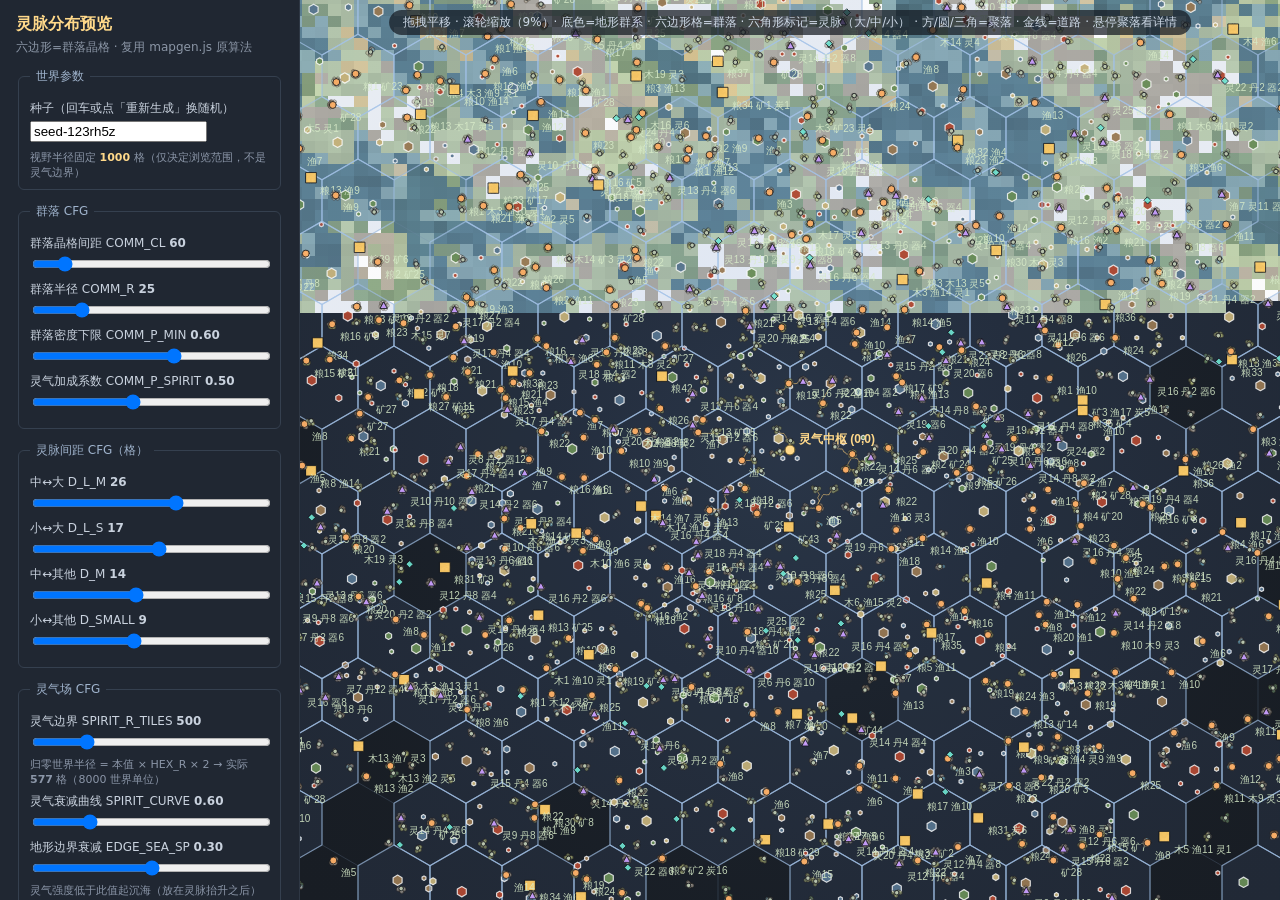
<file: 灵脉预览.html>
<!DOCTYPE html>
<html lang="zh-CN">
<head>
<meta charset="UTF-8">
<title>灵脉分布预览（群落六边形 · 可拖拽）</title>
<style>
  html,body{height:100%;margin:0}
  body{background:#171c24;color:#d6dbe4;font-family:"Microsoft YaHei",system-ui,sans-serif;
       display:flex;height:100vh;overflow:hidden}
  #sidebar{width:300px;padding:14px 16px;box-sizing:border-box;border-right:1px solid #2e3744;
           background:#202732;overflow-y:auto;flex:none}
  #sidebar h1{font-size:16px;margin:0 0 4px;color:#ffd98a}
  #sidebar .sub{font-size:12px;color:#8b96a6;margin-bottom:12px}
  fieldset{border:1px solid #35404f;border-radius:6px;margin-bottom:13px;padding:9px 11px}
  legend{font-size:12px;color:#9fb3cc;padding:0 6px}
  label{display:block;font-size:12px;margin:6px 0;color:#c9d2de}
  input[type=range]{width:100%;box-sizing:border-box}
  input[type=text]{width:100%;box-sizing:border-box;margin-top:4px;background:#151a22;
                   border:1px solid #3d4756;color:#e2e8f0;padding:4px 6px;border-radius:4px;font-size:12px}
  button{margin-top:10px;width:100%;padding:7px;border:none;border-radius:5px;
         background:#3d78c5;color:#fff;font-size:13px;cursor:pointer}
  button:hover{background:#4787db}
  #stats{font-size:12px;color:#aab6c4;margin-top:12px;line-height:1.9}
  #stats b{color:#ffd98a}
  .legend-row{display:flex;align-items:center;gap:8px;font-size:12px;margin:4px 0;color:#c8d2dd}
  .swatch{width:12px;height:12px;border-radius:50%;display:inline-block;border:1px solid rgba(0,0,0,.35)}
  .swatch.sq{border-radius:2px}
  .swatch.tri{border-radius:0;clip-path:polygon(50% 0,100% 100%,0 100%)}
  .swatch.dia{border-radius:0;transform:rotate(45deg) scale(.82)}
  .swatch.hex{border-radius:0;clip-path:polygon(50% 0,100% 25%,100% 75%,50% 100%,0 75%,0 25%)}
  .swatch.road{width:16px;height:0;border:none;border-top:3px solid #d6b26e;border-radius:0}
  .swatch.tbar{width:26px;height:11px;border-radius:2px;background:
    linear-gradient(90deg,#6d9aab 0 14%,#9dc2c9 14% 28%,#e0d3ae 28% 42%,#b4c3a0 42% 56%,
                    #89a27f 56% 70%,#dbc692 70% 84%,#a19a8c 84% 100%)}
  #stats b.tg{color:#8fd0a8}
  #wrap{flex:1;position:relative;background:#181d24;overflow:hidden;cursor:grab;user-select:none}
  #wrap.grabbing{cursor:grabbing}
  #tip{position:absolute;max-width:240px;pointer-events:none;background:rgba(15,18,24,.93);
       padding:6px 10px;border:1px solid #3a4656;border-radius:6px;font-size:12px;
       color:#cfd9e6;display:none;z-index:5;line-height:1.5}
  #hintBar{position:absolute;top:10px;left:50%;transform:translateX(-50%);z-index:6;
     background:rgba(20,26,34,.72);color:#cdd8e6;font-size:12px;padding:4px 14px;border-radius:999px;
     pointer-events:none;white-space:nowrap}
  canvas{display:block}
</style>
</head>
<body>
<div id="engineHint" style="display:none;position:fixed;bottom:14px;left:50%;transform:translateX(-50%);
  background:#7a2f2f;color:#fff;padding:10px 16px;border-radius:8px;font-size:13px;z-index:99;
  box-shadow:0 2px 8px rgba(0,0,0,.4)">
  ⚠ 引擎脚本未加载。请勿直接双击 file:// 打开；
  先启动本地 HTTP 服务（python -m http.server 8123），再访问 http://localhost:8123/灵脉预览.html
</div>
<div id="sidebar">
  <h1>灵脉分布预览</h1>
  <div class="sub">六边形=群落晶格 · 复用 mapgen.js 原算法</div>

  <fieldset>
    <legend>世界参数</legend>
    <label>种子（回车或点「重新生成」换随机）
      <input id="seed" style="margin-top:4px" placeholder="点「重新生成」随机">
    </label>
    <div style="font-size:11px;color:#8b96a8;margin-top:8px">
      视野半径固定 <b style="color:#ffd98a">1000</b> 格（仅决定浏览范围，不是灵气边界）
    </div>
  </fieldset>

  <fieldset>
    <legend>群落 CFG</legend>
    <label>群落晶格间距 COMM_CL <b id="commClVal">60</b>
      <input id="commCl" type="range" min="30" max="300" step="5" value="60" style="margin-top:4px">
    </label>
    <label>群落半径 COMM_R <b id="commRVal">25</b>
      <input id="commR" type="range" min="10" max="90" step="5" value="25" style="margin-top:4px">
    </label>
    <label>群落密度下限 COMM_P_MIN <b id="commPMinVal">0.60</b>
      <input id="commPMin" type="range" min="0" max="1" step="0.05" value="0.60" style="margin-top:4px">
    </label>
    <label>灵气加成系数 COMM_P_SPIRIT <b id="commPSpiritVal">0.50</b>
      <input id="commPSpirit" type="range" min="0" max="1.2" step="0.05" value="0.50" style="margin-top:4px">
    </label>
  </fieldset>

  <fieldset>
    <legend>灵脉间距 CFG（格）</legend>
    <label>中↔大 D_L_M <b id="dLMVal">26</b>
      <input id="dLM" type="range" min="4" max="40" step="1" value="26" style="margin-top:4px">
    </label>
    <label>小↔大 D_L_S <b id="dLSVal">17</b>
      <input id="dLS" type="range" min="2" max="30" step="1" value="17" style="margin-top:4px">
    </label>
    <label>中↔其他 D_M <b id="dMVal">14</b>
      <input id="dM" type="range" min="2" max="30" step="1" value="14" style="margin-top:4px">
    </label>
    <label>小↔其他 D_SMALL <b id="dSmallVal">9</b>
      <input id="dSmall" type="range" min="1" max="20" step="1" value="9" style="margin-top:4px">
    </label>
  </fieldset>

  <fieldset>
    <legend>灵气场 CFG</legend>
    <label>灵气边界 SPIRIT_R_TILES <b id="spiritRVal">500</b>
      <input id="spiritR" type="range" min="100" max="2000" step="50" value="500" style="margin-top:4px">
      <div style="font-size:11px;color:#8b96a8;margin-top:4px">
        归零世界半径 = 本值 × HEX_R × 2 → 实际 <b id="spiritEdgeTiles">577</b> 格（<span id="spiritEdgeWorld">8000</span> 世界单位）
      </div>
    </label>
    <label>灵气衰减曲线 SPIRIT_CURVE <b id="spiritCurveVal">0.60</b>
      <input id="spiritCurve" type="range" min="0.2" max="2" step="0.05" value="0.60" style="margin-top:4px">
    </label>
    <label>地形边界衰减 EDGE_SEA_SP <b id="edgeSeaSpVal">0.30</b>
      <input id="edgeSeaSp" type="range" min="0" max="0.6" step="0.05" value="0.30" style="margin-top:4px">
      <div style="font-size:11px;color:#8b96a8;margin-top:4px">
        灵气强度低于此值起沉海（放在灵脉抬升之后）→ 界外全海洋；0 = 硬边界
      </div>
    </label>
    <label>聚落边界衰减 EDGE_SETTLE_SP <b id="edgeSettleSpVal">0.35</b>
      <input id="edgeSettleSp" type="range" min="0" max="0.6" step="0.05" value="0.35" style="margin-top:4px">
      <div style="font-size:11px;color:#8b96a8;margin-top:4px">
        灵气强度低于此值起聚落概率衰减 → 界外无聚落、无秘境
      </div>
    </label>
  </fieldset>

  <fieldset>
    <legend>显示</legend>
    <label><input type="checkbox" id="cb_terrain" checked> 地形（逐格群系色 · 海拔明暗）</label>
    <label style="font-size:11px;color:#8b96a8;margin-top:-2px">
      地形按缩放自动分级（放大=逐格，缩小=降采样），分帧构建不卡界面
    </label>
    <label><input type="checkbox" id="cb_comm"   checked> 群落六边形</label>
    <label><input type="checkbox" id="cb_vein"   checked> 灵脉点（大/中/小）</label>
    <label style="font-size:11px;color:#8b96a8;margin-top:-2px">
      六角形标记；尺寸与聚落同一套自动缩放（2~16px × 大1.5/中1/小0.65）
    </label>
    <label><input type="checkbox" id="cb_name"   checked> 灵脉名称</label>
    <label><input type="checkbox" id="cb_spirit" checked> 灵气强度底色</label>
    <label><input type="checkbox" id="cb_grid"   checked> 全部晶格网格</label>
  </fieldset>

  <fieldset>
    <legend>聚落 / 道路</legend>
    <label><input type="checkbox" id="cb_settle" checked> 聚落（城/镇/村/宗门/秘境）</label>
    <label><input type="checkbox" id="cb_sname"> 聚落名称 + 距中枢格数</label>
    <label><input type="checkbox" id="cb_build" checked> 城镇足迹 + 建筑 + 产能摘要</label>
    <label style="font-size:11px;color:#8b96a8;margin-top:-2px">
      中心核心 → 内环民居 → 外环生产卫星（地皮决定建筑）；浅色六边=足迹
    </label>
    <label><input type="checkbox" id="cb_trade"> 贸易网络（盈余→缺口）</label>
    <label><input type="checkbox" id="cb_road"   checked> 道路（BFS 渐进建造）</label>
    <label>道路建造半径（区域格，REGION_M=18格/格）
      <input id="roadCells" type="range" min="2" max="20" step="1" value="8" style="margin-top:4px">
      <div style="font-size:11px;color:#8b96a8;margin-top:4px">
        视野中心 ±<b id="roadCellsVal">8</b> 区域格 ≈ ±<b id="roadCellsTiles">144</b> 格
      </div>
    </label>
    <label>每轮新建道路数（大→快但可能卡顿）
      <input id="roadBudget" type="range" min="1" max="8" step="1" value="1" style="margin-top:4px">
      <div style="font-size:11px;color:#8b96a8;margin-top:4px">
        当前 <b id="roadBudgetVal">1</b> 条/轮 · 实测单条 9ms，最坏一条可到 380ms
      </div>
    </label>
    <div style="font-size:11px;color:#8b96a8;margin:6px 0">修路中心：<b id="roadCenterInfo" style="color:#cdd8ea">视野中心（点击地图设定）</b></div>
    <button id="roadClear" style="background:#4a5566">清空道路缓存（并取消修路中心）</button>
  </fieldset>

  <button id="rerun">重新生成</button>
  <div id="stats"></div>
  <div class="legend-row"><span class="swatch tbar"></span>地形：深海浅海 · 沙岸 · 草地 · 林地 · 沙漠 · 山地</div>
  <div class="legend-row"><span class="swatch hex" style="background:gold"></span>大灵脉（主脉）· 占地 2 格</div>
  <div class="legend-row"><span class="swatch hex" style="background:#ff9f43"></span>中灵脉 · 占地 1.5 格</div>
  <div class="legend-row"><span class="swatch hex" style="background:#7fb3ff"></span>小灵脉 · 占地 1 格</div>
  <div class="legend-row"><span class="swatch sq" style="background:#ffcc66"></span>城市</div>
  <div class="legend-row"><span class="swatch" style="background:#ffb066"></span>城镇</div>
  <div class="legend-row"><span class="swatch tri" style="background:#c79bff"></span>宗门</div>
  <div class="legend-row"><span class="swatch" style="background:#b9c6b0"></span>村庄</div>
  <div class="legend-row"><span class="swatch dia" style="background:#6fe3d0"></span>秘境</div>
  <div class="legend-row"><span class="swatch road"></span>道路（A* 连接聚落）</div>
</div>

<div id="wrap">
  <div id="hintBar">拖拽平移 · 滚轮缩放 · 点击地图=以该处为中心修路（由内向外生长） · 每个六边形=一个群落</div>
  <canvas id="cv"></canvas>
  <div id="tip"></div>
</div>

<!-- 引擎脚本已内联(来源 Server/Zongmen/Engine/js/noise.js)。若在引擎文件改动，请替换此段 -->
<script>
/*======== 引擎 noise.js 内联副本 ========*/
/* ============================================================
 * noise.js — 可播种随机数 / 2D Simplex 噪声 / fbm / 山脊噪声
 * 宗门模拟器 demo3 · 山河图
 * ============================================================ */
(function (global) {
  'use strict';

  /* mulberry32: 轻量可播种 PRNG, 返回 [0,1) */
  function mulberry32(seed) {
    let a = seed >>> 0;
    return function () {
      a |= 0; a = (a + 0x6D2B79F5) | 0;
      let t = Math.imul(a ^ (a >>> 15), 1 | a);
      t = (t + Math.imul(t ^ (t >>> 7), 61 | t)) ^ t;
      return ((t ^ (t >>> 14)) >>> 0) / 4294967296;
    };
  }

  /* 字符串 → 32 位种子 (FNV-1a) */
  function hashSeed(str) {
    let h = 2166136261 >>> 0;
    str = String(str);
    for (let i = 0; i < str.length; i++) {
      h ^= str.charCodeAt(i);
      h = Math.imul(h, 16777619);
    }
    return h >>> 0;
  }

  /* ---------- 2D Simplex 噪声 (Gustavson 公版实现, 可播种) ---------- */
  var GRAD3 = new Float32Array([
    1, 1, 0, -1, 1, 0, 1, -1, 0, -1, -1, 0,
    1, 0, 1, -1, 0, 1, 1, 0, -1, -1, 0, -1,
    0, 1, 1, 0, -1, 1, 0, 1, -1, 0, -1, -1
  ]);
  var F2 = 0.5 * (Math.sqrt(3) - 1);
  var G2 = (3 - Math.sqrt(3)) / 6;

  function SimplexNoise(rand) {
    rand = rand || Math.random;
    var p = new Uint8Array(256);
    for (var i = 0; i < 256; i++) p[i] = i;
    for (var j = 255; j > 0; j--) {
      var k = (rand() * (j + 1)) | 0;
      var t = p[j]; p[j] = p[k]; p[k] = t;
    }
    this.perm = new Uint8Array(512);
    this.permMod12 = new Uint8Array(512);
    for (var n = 0; n < 512; n++) {
      this.perm[n] = p[n & 255];
      this.permMod12[n] = this.perm[n] % 12;
    }
  }

  SimplexNoise.prototype.noise2D = function (xin, yin) {
    var perm = this.perm, permMod12 = this.permMod12;
    var n0 = 0, n1 = 0, n2 = 0;
    var s = (xin + yin) * F2;
    var i = Math.floor(xin + s), j = Math.floor(yin + s);
    var t = (i + j) * G2;
    var x0 = xin - (i - t), y0 = yin - (j - t);
    var i1, j1;
    if (x0 > y0) { i1 = 1; j1 = 0; } else { i1 = 0; j1 = 1; }
    var x1 = x0 - i1 + G2, y1 = y0 - j1 + G2;
    var x2 = x0 - 1 + 2 * G2, y2 = y0 - 1 + 2 * G2;
    var ii = i & 255, jj = j & 255;
    var t0 = 0.5 - x0 * x0 - y0 * y0;
    if (t0 >= 0) {
      var gi0 = permMod12[ii + perm[jj]] * 3;
      t0 *= t0;
      n0 = t0 * t0 * (GRAD3[gi0] * x0 + GRAD3[gi0 + 1] * y0);
    }
    var t1 = 0.5 - x1 * x1 - y1 * y1;
    if (t1 >= 0) {
      var gi1 = permMod12[ii + i1 + perm[jj + j1]] * 3;
      t1 *= t1;
      n1 = t1 * t1 * (GRAD3[gi1] * x1 + GRAD3[gi1 + 1] * y1);
    }
    var t2 = 0.5 - x2 * x2 - y2 * y2;
    if (t2 >= 0) {
      var gi2 = permMod12[ii + 1 + perm[jj + 1]] * 3;
      t2 *= t2;
      n2 = t2 * t2 * (GRAD3[gi2] * x2 + GRAD3[gi2 + 1] * y2);
    }
    return 70 * (n0 + n1 + n2); /* ≈ [-1,1] */
  };

  /* 分形布朗运动: 多倍频叠加, ≈[-1,1] */
  function fbm(noise, x, y, octaves, lacunarity, gain) {
    octaves = octaves || 4; lacunarity = lacunarity || 2.0; gain = gain || 0.5;
    var amp = 1, freq = 1, sum = 0, norm = 0;
    for (var i = 0; i < octaves; i++) {
      sum += amp * noise.noise2D(x * freq, y * freq);
      norm += amp; amp *= gain; freq *= lacunarity;
    }
    return sum / norm;
  }

  /* 山脊噪声: 1-|n| 平方后叠加, [0,1], 用于造山脉走向 */
  function ridged(noise, x, y, octaves, lacunarity, gain) {
    octaves = octaves || 4; lacunarity = lacunarity || 2.05; gain = gain || 0.5;
    var amp = 0.55, freq = 1, sum = 0, norm = 0;
    for (var i = 0; i < octaves; i++) {
      var n = 1 - Math.abs(noise.noise2D(x * freq, y * freq));
      sum += amp * n * n;
      norm += amp; amp *= gain; freq *= lacunarity;
    }
    return sum / norm;
  }

  function clamp(v, a, b) { return v < a ? a : (v > b ? b : v); }
  function smoothstep(a, b, x) {
    var t = clamp((x - a) / (b - a), 0, 1);
    return t * t * (3 - 2 * t);
  }
  function lerp(a, b, t) { return a + (b - a) * t; }

  global.NoiseLib = {
    mulberry32: mulberry32,
    hashSeed: hashSeed,
    SimplexNoise: SimplexNoise,
    fbm: fbm,
    ridged: ridged,
    clamp: clamp,
    smoothstep: smoothstep,
    lerp: lerp
  };
})(window);

</script>
<script>
/*======== 引擎 mapgen-config.js 内联副本（来源 Server/Zongmen/Engine/js/mapgen-config.js）
  ⚠ 参数唯一真源在此；改参数请改引擎文件后同步此段，或直接改此段再同步回文件 ========*/
/* ============================================================
 * mapgen-config.js — 世界生成参数配置 (唯一真源)
 * ------------------------------------------------------------
 * 本文件是 CFG 的唯一定义处, 同时被两处导入:
 *   1) 服务器端: JsEngineHost 按 [noise.js, mapgen-config.js, mapgen.js,
 *      mapgen-server.js] 顺序拼 bundle, 故 mapgen.js 可直接读到
 *      global.MapGenConfig;
 *   2) 预览页 (灵脉预览.html): 以 <script> 内联本文件, 面板默认值即取自这里。
 *
 * 修改参数请只改本文件 —— mapgen.js 不再自带 CFG 默认值,
 * 运行时仍可用 MapGen.configure(patch) 局部覆写。
 * ============================================================ */
(function (global) {
  'use strict';

  global.MapGenConfig = {
    /* ---------- 群落 ---------- */
    COMM_CL: 60,            // 群落晶格间距 ≈ 大灵脉最小中心距 (格)
    COMM_R: 25,             // 群落半径 (格)
    COMM_P_MIN: 0.60,       // 群落存在概率下限
    COMM_P_SPIRIT: 0.50,    // 群落存在概率的灵气加成系数 (p = MIN + SPIRIT × 灵气)

    /* ---------- 灵脉间距 (格) ---------- */
    D_L_M: 26,              // 中灵脉 ↔ 大灵脉 最小间距
    D_L_S: 17,              // 小灵脉 ↔ 大灵脉 最小间距
    D_M: 14,                // 中灵脉 ↔ 其他次级 最小间距
    D_SMALL: 9,             // 小灵脉 ↔ 其他次级 最小间距

    /* ---------- 灵气场 ---------- */
    SPIRIT_R_TILES: 500,    // 灵气边界半径参数: 归零世界半径 = 本值 × HEX_R × 2 (见 spiritEdgeWorld)
    SPIRIT_CURVE: 0.60,     // 灵气衰减曲线指数 (越小越"外圈厚"), sp = (1 - d) ^ CURVE

    /* ---------- 边界衰减 (§九.3: 半径外为凡俗无灵地带 → 界外全海洋、无聚落) ----------
       两处衰减共用 spiritAt 这一个「灵气强度」驱动 (即"参考灵气强度"), 各配一个系数。
       系数越大 → 衰减带越宽、越早开始(边界越"软"); 置 0 → 硬边界(一步入海/入海即无聚落)。 */
    EDGE_SEA_SP: 0.30,      // 地形: 灵气强度低于此值起按曲线沉入海底, 强度=0 处完全沉没
    EDGE_SETTLE_SP: 0.35,   // 聚落: 灵气强度低于此值起概率衰减, 强度=0 处概率归零

    /* ---------- 次级灵脉落位 ---------- */
    SUB_ATTEMPTS: 14,       // 次级灵脉落位尝试次数

    /* ---------- 灵脉地形抬升 ---------- */
    LIFT_CORE: [0.80, 0.75, 0.70],   // 大/中/小灵脉中心抬升目标
    LIFT_ARM_OFF: 0.05,              // 七星从属格抬升减量

    /* ---------- 灵脉占地 (2026-09-15 十一版) ----------
       占地形态在 mapgen.js veinFootKeep() (大 7 格 / 中 3 格 / 小 1 格);
       从属格的**高度档**由本值给出 —— 它指向 web/js/vein-skin.js levels[] 的下标:
         0 大 / 1 中 / 2 小 / **3 从属**(专用低档, 比小灵脉更矮更收)。 */
    VEIN_SAT_LEVEL: 3,

    /* ---------- 灵根生态呼应 (§六) ---------- */
    ECO_WATER: 0.25,        // 水灵根保湿
    ECO_WOOD: 0.18,         // 木灵根保湿
    ECO_FIRE_DRY: 0.22,     // 火灵根致干
    ECO_FIRE_HEAT: 0.15,    // 火灵根致热
    ECO_METAL: 0.08,        // 金灵根微干

    /* ---------- 道路 (A* 寻路: Dial 桶优先队列 + 三重剪枝; 跳板剪枝) ----------
       权重按 biome 索引: 深海8/浅海6/沙岸4/草地3/林地4/沙漠5/山地8/雪峰8。
       三重剪枝: 累计权重 > ROAD_COST_MAX 停止扩展该分支; 距起点层数 > ROAD_STEPS_MAX
       放弃; 剩余代价可采纳下界使 g+h > 预算 的格跳过。
       口径 = 「等价平地格数 × 平地权重(3)」: 120 权重 ≈ 40 格平地, 40 步 = 40 层。
       定值依据 (实测, 灵域半径≈577格): 最近邻聚落对 hexDist 中位 11~12 格 / p90=23 / max 61;
         30 权重(≈10格) 建路率 24.8% ← 砍掉约 3/4 既有道路, 不可接受;
         120 权重/40 步 与 §四 贸易 reachableBudget≤40格 同口径, 恢复全量邻域路网。
       回归: verify/w3_bfs_road.mjs 断言双剪枝上界 + 邻域连通 + 权重累加自洽。 */
    ROAD_COST_MAX: 120,     // 累计权重上限
    /* 步数(六边层)上限 —— 纯地形寻路的总长上限 (40×3=120 与预算自洽)。
       复用模式(走既有路 2 费)下引擎自动放宽为 COST_MAX÷ROAD_W_ROAD = 60:
       骑路的长径最多 60 步, 按 40 剪会误杀沿旧路的便宜路径 (假不可达/次优)。 */
    ROAD_STEPS_MAX: 40,
    /* biome → 单格通行权重 (索引: 0深海 1浅海 2沙岸 3草地 4林地 5沙漠 6山地 7雪峰)
       水最贵 (深海8/浅海6): 路尽量不穿水; 沙漠5 比林地4 荒僻难行; 草地3 最便宜 */
    ROAD_W: [8, 6, 4, 3, 4, 5, 8, 8],
    /* 已铺路格通行权重: 寻路时走既有道路每格只算 2 (比草地 3 还便宜)
       ⇒ 新路主动并线到既有路廊 (全局折扣, 不限走廊 —— 分叉聚落共享干道)。
       绕行副作用由 ROAD_DI_MAX10 兜底, 不再需要走廊限定。
       ⚠ 路径形状取决于建路顺序 (建网规范序 = 端点 hub 等级 × 距离升序),
       会话内确定; 访问顺序不同的会话路形可能略有差异 —— 路一旦落成即缓存固化。 */
    ROAD_W_ROAD: 2,
    /* 绕行系数闸 (×10 整数比): 建成线路的 步数/六边距 不得超过 本值/10,
       超限先试无折扣直连, 仍超限则骨架边(Kruskal)强制建、其余放弃。
       14 ⇒ DI ≤ 1.4 (林道规划工业标准); 调小更贴直线, 调大更易顺路并线。 */
    ROAD_DI_MAX10: 14,

    /* ---------- 城镇 (勘测 → 选址 → 生长, §三) ---------- */
    PROSPECT_R: 4,          // 勘测半径(格): 中心候选扫描六边范围 (文档建议 6, 实测代价按格数平方增长 → 取 4)
    PROSPECT_REFINE: 6,     // 资源邻近只对基础分前 N 名精算 (精算是主要开销: N×扫描格数)
    TOWN_R: 3,              // 城镇足迹半径(格): hexDist ≤ 3 → 含中心 37 格候选
    TOWN_INNER_R: 1,        // 内环半径(格): 内环铺民房/仓库 (= 城区), 外环铺生产型卫星
    TOWN_HOUSE_RATIO: 0.3,  // 城区民居预留配额比例 (否则外环卫星会吃光建筑上限)
    TERR_SCAN_R: 1,         // 资源邻近扫描半径(格)
    FARM_SPIRIT: 0.35,      // 草地判定「良田 / 村落」的灵气分界
    /* 建筑数上限按规模分档 (§六.1): 小村 5~8 / 镇 12~16 / 城 20~25 / 宗门按型。
       fishing = 海上渔村 (2026-09-15 十一版 R5): 规模最小, 与 village 同级 */
    TOWN_BUILD_MAX: { village: 8, town: 16, city: 25, sect: 16, fishing: 8 },

    /* ---------- 聚落最小中心距 (2026-09-15 十一版 R7) ----------
       用户: "自动生成的城镇之间不能挨太近"。单位格 (hexDist 口径), 由 settlementsFor
       的抑制层强制: 同格内 + 「字典序更小」的 1 环邻格之间, 任意两聚落中心必须 >= 本值。
       7 = **下限**: 足迹半径 TOWN_R=3 ⇒ 中心距 < 7 时两镇地盘**必然重叠**; 取 7 恰好
       "不重叠但贴边"。想更疏 (世界更空) 就调大, 代价是聚落总数下降。
       ⚠ 只与字典序更小的邻格比较 ⇒ 无环、确定、不递归 (服务端与预览页天然一致)。 */
    SETTLE_MIN_DIST: 7,

    /* ---------- 海上渔村 (2026-09-15 十一版 R5) ----------
       聚落中心可落**浅海**(biome=OCEAN); 深海(DEEP)与雪峰仍排除。三个闸保证是"近岸渔村"
       而不是"远洋孤岛": 必须近陆 + 灵气达标 + 地形基分低 (只在陆地候选都差时才中选)。 */
    SEA_TERR: -10,               // 浅海格的"地形宜居"基分 (草地 80 / 沙岸 20 ⇒ 海远低于陆)
    SEA_SETTLE_MIN_SPIRIT: 0.20, // 浅海作中心所需的最低灵气强度 (强度=0 即界外无聚落)
    SEA_SETTLE_NEAR_LAND: 1,     // 近陆判定半径(格): 六邻内至少一格陆地 (biome > OCEAN)

    /* ---------- 聚落与灵脉的间距 (2026-09-15 十二版 R11) ----------
       用户: "有些城镇距离灵脉太近了"。
       旧版 siteScore 把「灵脉邻近」当**加分** (d<=1 +30, d=2~3 +10) ⇒ 城镇中心被主动
       吸到灵脉脚下 (实测 32/382 座中心距灵脉中心仅 1 格, 最近建筑同样贴到 1 格)。
       现改为**避让**, 分两层:
         · 中心层 (siteScore): 距灵脉中心 d<=1 重扣 / d===2 轻扣 ⇒ 中心自然退到 d>=3;
         · 足迹层 (growTownFootprint): 距灵脉中心 d<=FOOT_PAD 的格**不落建筑** ⇒
           建筑群与灵脉峰之间留出空地, 不再"贴着峰长"。
       灵脉域的「繁华」设定不靠贴脸表达 —— 由 rawSettlementsFor 的 inVeinDomain
       (pop×1.3 + 宗门概率提高) 承担, 故避让不影响"灵脉附近更繁荣"的观感。
       ⚠ 归零回退: PEN/PEN2 设 0 且 FOOT_PAD=0 即回到旧行为。
       ⚠⚠ **必须保持单调**: CENTER_PEN > CENTER_PEN2。实测把 PEN2 加到 40 / 60 (≥PEN=40)
          反而冒出 2 / 10 座 d<=1 的中心 —— 因为 d=2 比 d=1 罚得更狠时, d=1 就成了
          "两害相权取其轻"的最优解。分级扣分一旦非单调, 迁就让位给更近的格。 */
    SETTLE_VEIN_CENTER_PEN: 40,  // 中心候选 距灵脉中心 d<=1 的扣分 (旧版是 +30 吸引; 净变化 70)
    SETTLE_VEIN_CENTER_PEN2: 20, // 中心候选 距灵脉中心 d===2 的扣分 (必须 < CENTER_PEN)
    SETTLE_VEIN_FOOT_PAD: 2,     // 足迹建筑 距灵脉中心的最小格距 (0=关; 1→几乎无效; 2→留两格空地)

    /* ---------- 领地半径 (2026-09-23 玩家放置宗门方案 §2.1) ----------
       「领地」= 聚落不许别人插足的**势力范围**, 与「足迹半径 TOWN_R=3」是两个概念:
         · 足迹 = 这座城镇的建筑铺到哪 (TOWN_R);
         · 领地 = 这座城镇周边多少格内不许再立新聚落 (本表)。
       关系恒为 领地 >= 足迹 (否则领地内已经有别人的建筑)。
       ⚠ 口径是「**中心距**」阈值, 不是「半径之和」:
           判定 = `hexDist(新落点, 既有聚落中心) < DOMAIN_R(既有聚落)` ⇒ 拒绝。
           即拿新落点去量**既有聚落**的领地 (单向), 与玩家自己宗门多大无关。
       分档依据 = `tier` (离散档, 稳定可预期), **不用 pop** (连续量, 且灵脉域内还会 ×1.3)。
       city = 8 来自用户原话「8 格附近有城市中心就不允许建造」。
       poi (秘境) 不设领地 —— 秘境是荒僻地标, 允许贴着建。
       ⚠ 本表的**唯一真源就在这里**: C# 侧**不镜像** (几何判定只在引擎 domainCheck,
         C# 只做廉价前置); 需要这张表的是**前端**(画领地圈) —— 经 metaJson.domainR 下发。
         改本表必须同步 verify/check_domain_radius.mjs (段 G 跨源逐值: 引擎 ↔ meta ↔
         main.js 镜像口径), 否则静默错档 (同 FOOT_MIRROR 的教训)。 */
    DOMAIN_R: { city: 8, town: 6, sect3: 8, sect2: 7, sect1: 6, village: 4, fishing: 4, poi: 0 },

    /* ---------- 附属城镇 / 城市扩张 (2026-09-23 用户: 「选完宗门后可以进行城市扩张,
       建立附属城镇, 但不能距离超过一个区块的边缘的大小, 避免跨太多区块」) ----------
       EXPAND_R = 附属城镇距**本宗中心**的最大六边距 (格)。
       = CHUNK_R (mapgen.js: 区块六边形半径 = 10) ⇒ 整片领地必落在本宗所在区块内,
         一格都不出块 (区块中心间距 CHUNK_S = 2×CHUNK_R+1 = 21, 是「跨到邻块」的量级)。
       ⚠ 锚点恒为**本宗**(不是「上一座附属城镇」): 否则一颗接一颗地串出去, 总和仍可跨很多块,
         与用户「避免跨太多区块」的原意相反。链式扩张要放开时, 锚点改这里一处即可。
       ⚠ 可玩性下界: 允许区 = 距本宗 (DOMAIN_R(本宗), EXPAND_R] 的**环带** ——
         上品宗门 DOMAIN_R=8 ⇒ 环带只剩 8~10 三圈。所以 EXPAND_R 必须显著大于
         max(DOMAIN_R) 才是可玩的 (check_expand_rules.mjs 段 B 对这条做断言)。
       ⚠ 与 DOMAIN_R 一样只在引擎里判 (expandCheck), C# 不镜像; 前端经 meta.expandR 取用。 */
    EXPAND_R: 10,

    /* 扩张模式允许建立的聚落类型 (键 = 聚落 type, 值恒 1)。
       ⚠ 必须**白名单**而不是「前端传什么就建什么」: placeSettlement 不校验 type,
         传 'city' 就得到 8 格领地、传 'poi' 就得到 0 格领地 (可贴脸建) —— 都是静默的口子。
       档位 → 领地半径仍由 DOMAIN_R 管 (town=6 / village=4)。 */
    EXPAND_TYPES: { town: 1, village: 1 },

    /* ---------- 贸易 (§四): 纯计算层, 不落库 ---------- */
    TRADE_REACH: 40        // 相邻城镇连通预算 (格): 六边距超此值不成 tradeEdge
  };
})(typeof window !== 'undefined' ? window : this);

</script>
<script>
/*======== 引擎 mapgen.js 内联副本（来源 Server/Zongmen/Engine/js/mapgen.js）
  ⚠ 这是源码副本；改引擎后请同步替换此段 ========*/
/* ============================================================
 * mapgen.js — 无限流式世界生成 (我的世界式区块)
 *  - 地块: 尖顶六边形, 直径 16px, 轴坐标 (q, r), y 轴向下
 *  - 区块: 半径 CHUNK_R 格的六边形, 中心间距 S=2R+1,
 *          地块归属四候选最近中心 (确定性平局裁决) → 六边形区块
 *  - 内容: 海拔/湿度/气候带 = 坐标的纯噪声函数 (含出生岛保障),
 *          区域/聚落/灵脉 = 全球晶格哈希, 道路 = A* 寻路(三重剪枝)
 *          → 无限世界跨区块、跨会话完全一致
 * ============================================================ */
(function (global) {
  'use strict';
  var NL = global.NoiseLib;

  var BIOME = { DEEP: 0, OCEAN: 1, BEACH: 2, GRASS: 3, FOREST: 4, DESERT: 5, MOUNTAIN: 6, SNOW: 7 };

  var BIOME_META = [
    { key: 'deep',     name: '深海', color: '#6d9aab', water: true },
    { key: 'ocean',    name: '浅海', color: '#9dc2c9', water: true },
    { key: 'beach',    name: '沙岸', color: '#e0d3ae' },
    { key: 'grass',    name: '草地', color: '#b4c3a0' },
    { key: 'forest',   name: '林地', color: '#89a27f' },
    { key: 'desert',   name: '沙漠', color: '#dbc692' },
    { key: 'mountain', name: '山地', color: '#a19a8c' },
    { key: 'snow',     name: '雪峰', color: '#e8e5dc' },
    /* 灵脉格 (disp biome 8..12): 金木水火土 */
    { key: 'vein-metal', name: '金灵脉', color: '#c4b078' },
    { key: 'vein-wood',  name: '木灵脉', color: '#688c56' },
    { key: 'vein-water', name: '水灵脉', color: '#56748e' },
    { key: 'vein-fire',  name: '火灵脉', color: '#b04832' },
    { key: 'vein-earth', name: '土灵脉', color: '#98784f' }
  ];

  var SEA_LEVEL = 0.40;
  /* ---------- 边界沉海 (设定 §九.3) ----------
     灵气边界外是"凡俗无灵地带": 地形一律沉为海洋, 不产聚落也不出灵脉峰。
     下沉目标高度 = EDGE_SEA_FLOOR + (e - 0.5) * EDGE_SEA_VAR,
     取值区间 [0.24, 0.36] 恒 < SEA_LEVEL → 保证界外必为海(含深海), 且保留一点海底起伏。 */
  var EDGE_SEA_FLOOR = 0.30;
  var EDGE_SEA_VAR   = 0.12;
  var HEX_R = 8;                          // 外接圆半径 → 直径 16
  var HEX_W = Math.sqrt(3) * HEX_R;
  var CHUNK_R = 10;                       // 区块六边形半径 (格)
  var CHUNK_S = 2 * CHUNK_R + 1;          // 区块中心间距 (21)
  var CHUNK_SCAN = 15;                    // 区块构建扫描半径: 胞腔最远可达 14 格, 15 保证全覆盖无缝
  var REGION_M = 18;                      // 区域晶格间距

  /* ---------- 灵脉驱动世界 (灵脉地图设定: 先定灵脉, 后造山河) ----------
   * §十二: 参数集中在【同目录 mapgen-config.js】(global.MapGenConfig, 唯一真源)。
   *        本文件【不】保存运行参数 —— 下面这份兜底值仅在宿主未加载 mapgen-config.js
   *        (老 bundle / 单文件调试) 时生效, 目的是「不崩」, 而非提供可调默认值。
   *        ⚠ 兜底值必须与 mapgen-config.js 逐项一致: 漏载 config 时若用旧值会生成
   *        完全不同的世界 (COMM_CL 150↔60 / SPIRIT_R_TILES 1000↔500 / ROAD_W 旧表 …)。
   *        新增/修改参数请只改 mapgen-config.js, 并同步维护此处兜底表 (A10)。 */
  var CFG = global.MapGenConfig || {
    COMM_CL: 60, COMM_R: 25,
    D_L_M: 26, D_L_S: 17, D_M: 14, D_SMALL: 9,
    SPIRIT_R_TILES: 500, SPIRIT_CURVE: 0.60,
    EDGE_SEA_SP: 0.30, EDGE_SETTLE_SP: 0.35,
    COMM_P_MIN: 0.60, COMM_P_SPIRIT: 0.50,
    SUB_ATTEMPTS: 14,
    LIFT_CORE: [0.80, 0.75, 0.70], LIFT_ARM_OFF: 0.05,
    VEIN_SAT_LEVEL: 3,
    ECO_WATER: 0.25, ECO_WOOD: 0.18,
    ECO_FIRE_DRY: 0.22, ECO_FIRE_HEAT: 0.15, ECO_METAL: 0.08,
    ROAD_COST_MAX: 120, ROAD_STEPS_MAX: 40, ROAD_W: [8, 6, 4, 3, 4, 5, 8, 8],
    ROAD_W_ROAD: 2, ROAD_DI_MAX10: 14,
    PROSPECT_R: 4, PROSPECT_REFINE: 6, TOWN_R: 3, TOWN_INNER_R: 1, TOWN_HOUSE_RATIO: 0.3, TERR_SCAN_R: 1, FARM_SPIRIT: 0.35,
    TOWN_BUILD_MAX: { village: 8, town: 16, city: 25, sect: 16, fishing: 8 },
    SETTLE_MIN_DIST: 7,
    SEA_TERR: -10, SEA_SETTLE_MIN_SPIRIT: 0.20, SEA_SETTLE_NEAR_LAND: 1,
    SETTLE_VEIN_CENTER_PEN: 40, SETTLE_VEIN_CENTER_PEN2: 20, SETTLE_VEIN_FOOT_PAD: 2,
    DOMAIN_R: { city: 8, town: 6, sect3: 8, sect2: 7, sect1: 6, village: 4, fishing: 4, poi: 0 },
    EXPAND_R: 10, EXPAND_TYPES: { town: 1, village: 1 },
    TRADE_REACH: 40
  };
  /* A10 一致性校验: 若 config 已加载, 兜底表与真源的键集必须一致 (防止只改一处)。
     仅在缺失/多余键时 warn 一次, 不改变运行结果; 老 bundle 无 console 时静默跳过。 */
  (function cfgParity() {
    if (!global.MapGenConfig || typeof console === 'undefined' || !console.warn) return;
    var miss = [], extra = [];
    for (var k1 in global.MapGenConfig) if (!(k1 in CFG)) miss.push(k1);
    for (var k2 in CFG) if (!(k2 in global.MapGenConfig)) extra.push(k2);
    if (miss.length || extra.length) {
      console.warn('[mapgen] 兜底 CFG 与 mapgen-config.js 键集不一致 (A10): 缺失 ' +
                   miss.join(',') + ' / 多余 ' + extra.join(','));
    }
  })();
  /* 五行: 0金 1木 2水 3火 4土 */
  var ELEMENTS = ['金', '木', '水', '火', '土'];
  var SHENG = [2, 3, 1, 4, 0];            // 相生: 金生水 木生火 水生木 火生土 土生金
  var KE = [1, 4, 3, 0, 2];               // 相克: 金克木 木克土 水克火 火克金 土克水
  var DUAL = { '0|3': '雷', '1|2': '风', '0|2': '冰', '3|4': '暗' };  // 相冲/相合 → 异灵根
  /* 异灵根精灵位顺序 (图集第 4 行 0..3 列 = 32..35)。
     ⚠ 必须与 web/js/vein-skin.js 的 VeinSkin.variants **键序**逐位一致 ——
       前端的调色板按同一序号取色, 顺序错位 = 雷画成冰的色。
       契约断言: verify/check_vein_skin.mjs。 */
  var VEIN_VARIANT_ORDER = ['雷', '风', '冰', '暗'];
  var ELEMENT_RGB = [
    [196, 176, 120], [104, 140, 86], [86, 116, 142], [176, 72, 50], [152, 120, 82]
  ];
  var VARIANT_RGB = { 雷: [142, 96, 190], 风: [118, 150, 148], 冰: [136, 168, 192], 暗: [96, 84, 110] };
  var LANDFORM = [
    ['白石岩峰', '金属矿脉', '剑意石林', '铁锈山脊', '金刚台地'],
    ['原始灵木林', '藤蔓深谷', '灵植圃', '千年树冠', '青苔湿地'],
    ['深潭', '瀑布', '海眼', '雾瘴湖泽', '环山湖'],
    ['熔岩裂隙', '活火山', '地热温泉', '焦土熔流', '火晶洞窟'],
    ['厚土丘陵', '矿藏山腹', '石脉土台', '黄土地', '岩层断崖']
  ];
  var VARIANT_LANDFORM = {
    雷: ['雷击崖', '紫电渊'], 风: ['风口峡谷', '风蚀柱'],
    冰: ['冰川', '寒潭'], 暗: ['缚灵渊', '幽冥涧']
  };

  /* 邻居槽位 (轴坐标) 按 60°*k 排列: 0:东 1:东南 2:西南 3:西 4:西北 5:东北 */
  var NEIGH_SLOTS = [[1, 0], [0, 1], [-1, 1], [-1, 0], [0, -1], [1, -1]];

  /* 灵脉占地 (2026-09-15 十一版): **按档占地** ——
     大 → 本格 + 六邻 = **7 格** (「一主六从」的七星群);
     中 → 本格 + 西南(-1,+1) + 东南(0,+1) = **3 格** (用户: "左下角也右下角比他低的");
     小 → 本格 = **1 格** (无从属)。
     ⚠ 六版曾把它砍成「一律只占本格」, 理由是 7/3/1 密排后连成一片**等高**尖顶山簇,
       实机读作「三角形山」。十一版加回来时同步做了两件事, 专门破解当初那个问题:
         ① 从属格改用**专用第 4 档高度** (vein-skin.js levels[3]「从属」, 比小灵脉还矮还收)
            ⇒ 中心与从属落差明显, 读作"一主众从", 不是"一堆山尖";
         ② 从属格**不进 comm.veins[]** ⇒ 不出名牌、不进统计、不污染群落发育 (§2.2)。
     槽位口径 = NEIGH_SLOTS (0东 1东南 2西南 3西 4西北 5东北) ⇒ 左下 = 西南, 右下 = 东南。
     纯函数 (只依赖 level 与该格相对灵脉中心的轴向偏移 dq,dr) ⇒ 跨区块/跨会话一致。
     ⚠ level 语义: 0/1/2 = 独立灵脉的大/中/小; **从属格不会走到这里** (它按"所属灵脉的
       level"判定占地) —— 契约由 verify/check_vein_skin.mjs 与 verify/check_vein_cluster.mjs 断言。 */
  function veinFootKeep(level, dq, dr) {
    if (level <= 0) return hexDist(0, 0, dq, dr) <= 1;      // 大: 本格 + 六邻 (七星)
    if (level === 1) {                                       // 中: 本格 + 西南 + 东南
      return (dq === 0 && dr === 0) || (dq === -1 && dr === 1) || (dq === 0 && dr === 1);
    }
    return dq === 0 && dr === 0;                             // 小: 仅本格
  }

  /* ---------- 命名词库 (觅长生风) ---------- */
  var NAME = {
    sectPre: ['青云', '太虚', '玄天', '紫霄', '万剑', '丹霞', '天机', '御灵', '幽冥', '凌霄',
              '沧澜', '昆吾', '流月', '星宿', '百花', '落霞', '无极', '太一', '白帝', '赤霄',
              '紫阳', '归元', '掩月', '化剑', '黄枫', '掩日'],
    sectSuf: ['剑宗', '剑派', '丹宗', '宗', '门', '谷', '阁', '山庄', '寺', '教'],
    cityPre: ['青州', '临仙', '白玉', '建木', '云京', '望舒', '承天', '安宁', '朔方', '江都',
              '天南', '元武', '庆云', '金鳌'],
    townPre: ['落雁', '清风', '石桥', '柳林', '甘泉', '白沙', '铜锣', '乌衣', '枫桥', '梅溪',
              '赤水', '黄泥', '青石', '芦渡'],
    villPre: ['杏花', '溪头', '竹里', '南塘', '上河', '枣阳', '古井', '桑园', '芦花', '石磨',
              '桃溪', '坡底', '东陵', '西泽'],
    regionByBiome: {
      3: { pre: ['青云', '苍梧', '白鹿', '栖霞', '临水', '云梦', '平芜', '清河', '金穗', '龙泉', '广济', '安丰'], suf: ['郡', '原', '川', '野', '州', '乡'] },
      4: { pre: ['苍莽', '翠微', '青冥', '迷雾', '落木', '万木', '云杉', '藤萝', '幽篁', '百草'], suf: ['林', '泽', '谷', '坞'] },
      5: { pre: ['黄沙', '大漠', '流金', '鸣沙', '白龙', '燕然', '阳关', '玉门', '居延', '瀚海'], suf: ['沙', '漠', '碛', '原'] },
      6: { pre: ['苍山', '昆仑', '太乙', '斜月', '断魂', '摘星', '凌云', '天柱', '剑门', '悬空', '摩天', '铁背'], suf: ['山脉', '岭', '嶂', '山区'] },
      7: { pre: ['朔风', '苍雪', '长白', '寒酥', '霜天', '苦寒'], suf: ['雪原', '冰原', '岭'] },
      2: { pre: ['碧波', '金沙', '月牙', '听潮', '观澜'], suf: ['滩', '湾', '海岸'] }
    },
    sea: ['沧澜海', '东冥海', '北溟海', '碧落海', '无涯海', '归墟海', '流波海', '弱水海'],
    poi: ['星坠秘境', '古修洞府', '灵泉福地', '上古遗迹', '锁妖塔残址', '仙人遗冢', '藏经洞', '剑冢', '丹炉遗谷', '缚灵渊']
  };

  /* ---------- 状态 ---------- */
  var seedStr = '', seed = 0;
  var nElev, nRidge, nMoist, nWarp, nMask, nDetail;
  var elevCache = new Map();
  var fieldCache = new Map();
  var regionCache = new Map();   // "i,j" -> 区域信息
  var settleCache = new Map();   // "i,j" -> 聚落数组 (对外: 已过 R7 最小间距抑制)
  var settleRawCache = new Map();// "i,j" -> 聚落数组 (**无**抑制; 仅内部供邻域间距判定查询)
  var roadCache = new Map();     // "a|b" -> 道路
  /* ⚠ B (2026-09-14) 起**无建路顺序依赖**: 每条边的折线只由「该边 + 静态地形」决定
     (纯地形 A*, 不再把已建路格当 2 费高速路骑) ⇒ 扫描顺序 / 缓存冷热 / reload 都不改路形。
     原先的 roadTileIdx (已铺路格索引) 与 roadTileRef (引用计数) 随复用一并移除:
     它们的唯一读者就是 bfsRoad 的折扣分支。 */
  var commCache = new Map();     // "i,j" -> 群落 | null
  var veinNearCache = new Map(); // "q,r" -> 灵脉近邻 {d, v} | null
  var siteScoreCache = new Map();// "q,r" -> 选址打分 (纯函数, 只依赖地形/灵脉)
  var prospectCache = new Map(); // "aq,ar"-> 勘测结果 {tiles:[{q,r,score}]}
  var centerCache = new Map();   // "aq,ar"-> 选中中心 {q,r,score} | null
  var townCache = new Map();     // "聚落id" -> 足迹规划 {style, buildings, resources}
  var tradeCache = new Map();    // "i,j" -> 该区域格城镇的贸易边数组
  var skeletonCache = new Map(); // A2: "i,j" -> 骨架边 Set (纯函数: 只依赖邻域聚落, 与缓存冷热无关)
  /* "a|b" -> 该边「永久不建」。B 版起这是**派生量而非状态**: 纯地形 A* + DI 闸 + 骨架判定
     全是 (该边, 静态地形) 的纯函数 ⇒ 一条边要么建、要么终身不建, 与建路进度/扫描顺序无关。
     因此这三个表全部退役 —— 它们存在的唯一理由是「路网变密后骑路可达性会变」, 而骑路已取消:
       · roadFailTrials (3 次重试后转终身)  · roadFailVer (roadVer 负缓存)
       · diRetryQueue (DI 闸拒绝边重试队列) */
  var roadFail = new Set();
  var demandCache = new Map();   // "i,j" -> 未排序需求边 (纯几何, 与中心无关; 排序每调用做)
  var DEMAND_CAP = 2048;
  /* P3: 地块级缓存固定容量 (Map 保持插入序)。超限时每次淘汰最旧 1 条,
     单条 delete 的开销摊薄到每次插入 → 不再有「超大 Map 一次性删半」的长停顿;
     内存有界; 淘汰仅影响命中率, 不改变确定性结果。 */
  /* T1: region/settle/road/comm/roadFail 同样加固定容量 — 长期漫游不再线性增长。
     淘汰只损失命中率 (全部可按坐标确定性重算), 不改变任何输出。 */
  var ELEV_CAP = 40000;    // 海拔缓存: 视野区 + 探路邻域 ≈ 数十区块
  var FIELD_CAP = 30000;   // 完整地块场缓存 (每项含对象, 容量略小)
  var VEIN_CAP = 40000;    // 灵脉近邻缓存
  var REGION_CAP = 512;    // 区域信息
  var SETTLE_CAP = 1024;   // 区域聚落数组
  var ROAD_CAP = 4096;     // A* 道路 (含 pts/tiles, 单条较大)
  var COMM_CAP = 1024;     // 群落
  var ROADFAIL_CAP = 1024; // 不建的聚落对 (LRU 淘汰只是重算一次, 结论逐字节相同)
  var SITE_SCORE_CAP = 40000; // 选址打分 (勘测扫描逐格, 容量须覆盖视野内候选)
  var PROSPECT_CAP = 8192; // 勘测结果 (按锚点)
  var CENTER_CAP = 8192;   // 选中中心 (按锚点)
  var TOWN_CAP = 4096;     // 城镇足迹规划 (按聚落)
  var TRADE_CAP = 4096;    // 贸易边 (按区域格)
  var SKEL_CAP = 512;      // A2: 骨架边集合 (按区域格, 依赖 25 个邻格的聚落 → 缓存收益高)

  function cacheSet(m, key, val, cap) {
    m.set(key, val);
    if (m.size > cap) m.delete(m.keys().next().value);   // 淘汰最旧插入项
  }
  function setAdd(s, key, cap) {
    s.add(key);
    if (s.size > cap) s.delete(s.values().next().value);
  }
  /* 道路入库: LRU 淘汰交给 cacheSet。路对象不再是「寻路输入」(复用已取消),
     故无须再同步任何路格索引 —— 淘汰只损失一次重算, 重算结果逐字节相同。 */
  function roadSet(rkey, road) {
    cacheSet(roadCache, rkey, road, ROAD_CAP);
  }

  /* 道路版本号: roadCache 每新增一条 A* 道路即 +1。
     服务端据此为 tile 缓存做新鲜度校验 — onRoad 语义依赖 roadCache 热状态,
     只有「真有新路落成」才需要失效旧 tile 缓存 (比按区域包生成计数更精准)。 */
  var roadVer = 0;

  /* ---------- 基础工具 ---------- */
  function hash01(a, b, salt) {
    var h = (seed ^ Math.imul(salt + 1, 0x9E3779B9)) >>> 0;
    h = Math.imul(h ^ (a | 0), 0x85EBCA6B) >>> 0;
    h = Math.imul(h ^ (b | 0), 0xC2B2AE35) >>> 0;
    h ^= h >>> 16;
    return (h >>> 0) / 4294967296;
  }
  function hexDist(aq, ar, bq, br) {
    var dq = aq - bq, dr = ar - br;
    return (Math.abs(dq) + Math.abs(dr) + Math.abs(dq + dr)) / 2;
  }
  function tileToWorld(q, r) {
    return { x: HEX_W * (q + r / 2), y: 1.5 * HEX_R * r };
  }
  /* 世界像素 → 格 (立方取整) */
  function pxToTile(wx, wy) {
    var rf = wy / (1.5 * HEX_R);
    var qf = wx / HEX_W - rf / 2;
    var xf = qf, yf = -qf - rf, zf = rf;
    var x = Math.round(xf), y = Math.round(yf), z = Math.round(zf);
    var dx = Math.abs(x - xf), dy = Math.abs(y - yf), dz = Math.abs(z - zf);
    if (dx > dy && dx > dz) x = -y - z;
    else if (dy > dz) y = -x - z;
    else z = -x - y;
    return { q: x, r: z };
  }

  /* ---------- 初始化 ---------- */
  function init(seedString) {
    seedStr = String(seedString);
    seed = NL.hashSeed(seedStr);
    var rng = NL.mulberry32(seed ^ 0x9E3779B9);
    nElev = new NL.SimplexNoise(rng);
    nRidge = new NL.SimplexNoise(rng);
    nMoist = new NL.SimplexNoise(rng);
    nWarp = new NL.SimplexNoise(rng);
    nMask = new NL.SimplexNoise(rng);
    nDetail = new NL.SimplexNoise(rng);
    elevCache.clear(); fieldCache.clear();
    regionCache.clear(); settleCache.clear(); settleRawCache.clear();
    roadCache.clear(); demandCache.clear(); commCache.clear(); veinNearCache.clear();
    siteScoreCache.clear(); prospectCache.clear(); centerCache.clear(); townCache.clear(); tradeCache.clear();
    skeletonCache.clear();  // A2
    roadFail.clear();
    /* ext (玩家层) 随世界重铸一并清空 —— 换 seed = 换界, 旧世的宗门不属于新世。
       ⚠ 服务端必须在 init 之后**重新** setExternalSettlements(本世记录)。 */
    extByRegion.clear(); extById.clear(); extUGen = {};
    roadVer = 0;                 // 新 VM 的冷启 (bundle 求值 → init): 从 0 起, 无历史观测
  }

  /* ---------- 海拔场 (纯函数, 带缓存) ---------- */
  function elevAt(q, r) {
    return elevAtVN(q, r, null);
  }

  /* 海拔内部实现: vn 由调用方传入时复用, 避免 fields() 对同一格重复做
     「灵脉近邻」全量扫描 (elevAt 需要它迁就地貌, fields 还要它做生态/覆写) */
  function elevAtVN(q, r, vn) {
    var key = q + ',' + r;
    var c = elevCache.get(key);
    if (c !== undefined) return c;
    var s = 0.022;
    var q1 = NL.fbm(nWarp, q * s * 0.6 + 13.7, r * s * 0.6 + 91.2, 2);
    var q2 = NL.fbm(nWarp, q * s * 0.6 - 45.1, r * s * 0.6 + 7.4, 2);
    var e01 = NL.fbm(nElev, (q + q1 * 10) * s, (r + q2 * 10) * s, 5) * 0.5 + 0.5;
    var rg = NL.ridged(nRidge, q * s * 0.5, r * s * 0.5, 4);
    var mask = NL.smoothstep(0.34, 0.60, NL.fbm(nMask, q * s * 0.24 + 7.3, r * s * 0.24 - 3.1, 3) * 0.5 + 0.5);
    // 出生地岛屿: 保证原点附近有成片陆地
    var d0 = Math.sqrt(q * q + r * r);
    var spawn = Math.max(0, 1 - d0 / 70);
    var e = NL.clamp(0.06 + e01 * (0.50 + 0.60 * mask) + Math.pow(rg, 2.6) * 0.55 * mask
           + spawn * spawn * 0.30, 0, 1);
    /* 灵脉地形迁就 (设定 §八): 灵脉必是山, 水中灵脉必是岛; 周边过渡山丘 */
    if (!vn) vn = veinNear(q, r);
    if (vn) {
      var coreE = CFG.LIFT_CORE[vn.v.level] || 0.70;
      if (vn.d === 0) {                       // 中心格: 高山档
        if (e < SEA_LEVEL) e = SEA_LEVEL + 0.16;   // 水中灵脉 → 岛
        if (e < coreE) e = coreE;
      } else if (vn.d === 1) {                // 七星从属格: 山态
        if (e < SEA_LEVEL) e = SEA_LEVEL + 0.12;
        if (e < coreE - CFG.LIFT_ARM_OFF) e = coreE - CFG.LIFT_ARM_OFF;
      } else if (vn.d === 2) {                // 过渡: 部分抬升
        var t2 = coreE - 0.10;
        if (t2 > e) e = e + (t2 - e) * 0.55;
      } else {
        var t3 = coreE - 0.16;
        if (t3 > e) e = e + (t3 - e) * 0.35;
      }
    }
    /* 边界沉海 (设定 §九.3): 灵气强度向外衰减 → 海拔按同一条曲线压入海底。
       必须放在灵脉抬升【之后】: 否则边界带上的灵脉峰会被 LIFT_CORE 抬回水面,
       出现"界外灵脉山"。系数 EDGE_SEA_SP 越大 → 衰减带越宽、越早开始沉。
       沉没权重 = 1 - edgeKeep (edgeKeep 是"保留", 别直接用) */
    var gSea = 1 - edgeKeep(spiritAt(q, r), CFG.EDGE_SEA_SP);
    if (gSea > 0) {
      var sunk = EDGE_SEA_FLOOR + (e - 0.5) * EDGE_SEA_VAR;
      e = e * (1 - gSea) + sunk * gSea;
    }
    cacheSet(elevCache, key, e, ELEV_CAP);
    return e;
  }

  /* ---------- 完整地块场 ---------- */
  function fields(q, r) {
    var key = q + ',' + r;
    var c = fieldCache.get(key);
    if (c) return c;

    /* P3: 灵脉近邻只取一次, 同时供 海拔迁就(elevAtVN) 与 下方生态偏置/灵脉覆写 复用 */
    var vn = veinNear(q, r);
    var e = elevAtVN(q, r, vn);
    var s = 0.022;
    var m = NL.clamp(NL.fbm(nMoist, q * s * 0.55 + 31, r * s * 0.55 - 17, 4) * 0.5 + 0.5, 0, 1);
    // 气候带: 沿 y 方向的周期纬度 + 噪声 + 海拔递减
    var y = 1.5 * HEX_R * r;
    var band = Math.cos((y / 2600) * Math.PI);
    var t = NL.clamp(0.5 + 0.45 * band + NL.fbm(nDetail, q * s, r * s, 2) * 0.22
           - Math.max(0, e - 0.60) * 0.9, 0, 1);

    var h = hash01(q, r, 3);
    var variant = (h * 997.3) % 4 | 0;

    /* 灵根生态呼应 (设定 §六): 灵脉 d≤3 范围湿度/温度按灵根偏置
       水/木湿润生林, 火干热化焦土, 金微干石化 */
    if (vn && vn.d <= 3) {
      var ew = vn.d === 1 ? 1 : vn.d === 2 ? 0.55 : 0.25;
      var ee = vn.v.element;
      if (ee === 2) m = NL.clamp(m + CFG.ECO_WATER * ew, 0, 1);
      else if (ee === 1) m = NL.clamp(m + CFG.ECO_WOOD * ew, 0, 1);
      else if (ee === 3) {
        m = NL.clamp(m - CFG.ECO_FIRE_DRY * ew, 0, 1);
        t = NL.clamp(t + CFG.ECO_FIRE_HEAT * ew, 0, 1);
      }
      else if (ee === 0) m = NL.clamp(m - CFG.ECO_METAL * ew, 0, 1);
    }

    var biome;
    if (e < SEA_LEVEL - 0.060) biome = BIOME.DEEP;
    else if (e < SEA_LEVEL) biome = BIOME.OCEAN;
    else if (e < SEA_LEVEL + 0.016 + h * 0.010) {
      // 沙滩需真正邻水 (六邻探测, 纯局部 → 跨区块一致)
      var nearWater = false;
      for (var k = 0; k < 6; k++) {
        if (elevAt(q + NEIGH_SLOTS[k][0], r + NEIGH_SLOTS[k][1]) < SEA_LEVEL - 0.02) { nearWater = true; break; }
      }
      biome = nearWater ? BIOME.BEACH : (m > 0.62 ? BIOME.FOREST : BIOME.GRASS);
    }
    else if (e > 0.84) biome = BIOME.SNOW;
    else if (e > 0.70) biome = BIOME.MOUNTAIN;
    else if (m < 0.32 && t > 0.60) biome = BIOME.DESERT;
    else if (m + Math.max(0, 0.14 - (e - SEA_LEVEL) * 1.4) > 0.62) biome = BIOME.FOREST; // 海岸加湿
    else biome = BIOME.GRASS;

    /* 灵脉格: 覆写显示用 biome (8..12 = 金木水火土灵脉格)
       仅陆地出灵脉 —— 边界带被沉海的灵脉不再覆写, 否则会在海面上留"无根灵脉峰"。
       占地**按档**: 大 7 格 (本格 + 六邻) / 中 3 格 / 小 1 格 (2026-09-15 十一版,
       见 veinFootKeep()); 高度分档在前端 vein-skin.js levels。
       ⚠ 从属格 (d ≥ 1) 的 level 写**专用第 4 档** CFG.VEIN_SAT_LEVEL(=3), 而**不是**"中心档+1"
         —— 它是"从属峰"的独立高度档, 与"独立小灵脉"区分开 (前者更矮更收)。 */
    var vinfo = null;
    if (vn && vn.d <= 1 && e >= SEA_LEVEL) {
      if (veinFootKeep(vn.v.level, q - vn.v.q, r - vn.v.r)) {
        vinfo = { element: vn.v.element, variant: vn.v.variant,
                  level: vn.d === 0 ? vn.v.level : (CFG.VEIN_SAT_LEVEL | 0),
                  d: vn.d, name: vn.v.name };
      }
    }
    var disp = vinfo ? 8 + vinfo.element : biome;

    var w = tileToWorld(q, r);
    c = { q: q, r: r, x: w.x, y: w.y, e: e, m: m, t: t,
          biome: biome, disp: disp, vein: vinfo, variant: variant, hash: h };
    cacheSet(fieldCache, key, c, FIELD_CAP);
    return c;
  }

  /* ---------- 六边形区块 ---------- */
  function chunkKey(ca, cb) { return ca + ',' + cb; }
  function chunkCenter(ca, cb) { return { q: ca * CHUNK_S, r: cb * CHUNK_S }; }

  /* 地块 → 所属区块中心 (四候选最近 + 固定平局顺序) */
  function chunkOfTile(q, r) {
    var S = CHUNK_S;
    var q0 = Math.floor(q / S) * S, r0 = Math.floor(r / S) * S;
    var cq = q0, cr = r0, bd = 1e18;
    for (var i = 0; i < 4; i++) {
      var tq = q0 + (i % 2) * S, tr = r0 + (i >> 1) * S;
      var d = hexDist(q, r, tq, tr);
      if (d < bd - 1e-9) { bd = d; cq = tq; cr = tr; }
    }
    return { ca: cq / S, cb: cr / S, q: cq, r: cr };
  }

  /* ---------- 立体精灵分配 (超出格子的山/树/灵脉峰) ----------
   * 精灵索引 = 图集行*8+列:
   *   第 4 行: 32..35 异灵根灵脉峰 (雷/风/冰/暗; 4..7 留空)
   *   第 5 行: 40/41 山地·两变体, 42/43 雪峰·两变体, 44..47 林地·四变体
   *   第 6 行: 48 沙丘岩石, 49 草丛, 50..54 金木水火土灵脉峰
   *   第 7 行: 56/57 山地·横岭变体, 58/59 雪峰·横岭变体, 60/61 草地小山包, 62/63 草地孤树
   * 灵脉峰取色/造型在**前端** (web/js/vein-skin.js): 本函数只负责「给哪个精灵位」。
   * 灵脉峰**高度分档**也在前端 (vein-skin.js levels[]), 等级经实例通道 iElev 下发
   * (buildChunk 里 `e: f.vein ? f.vein.level : f.e`); **占地**在本文件 veinFootKeep()
   * (十一版起按档: 大 7 格 / 中 3 格 / 小 1 格)。 */
  function propSpriteFor(f) {
    var b = f.disp != null ? f.disp : f.biome;
    if (b >= 8) {
      /* 异灵根灵脉 → 专用精灵位 (与五行峰同形, 换一套异灵根配色) */
      if (f.vein && f.vein.variant != null) {
        var vi = VEIN_VARIANT_ORDER.indexOf(f.vein.variant);
        if (vi >= 0) return 32 + vi;
      }
      return b + 42;                                    // 五行灵脉峰 (50+元素)
    }
    var v2 = (f.hash * 2) | 0;                          // 0/1 成对变体
    if (b === 6) {
      return (f.hash * 913.7) % 1 < 0.5 ? 40 + v2 : 56 + v2;   // 山峰全量渲染 (不按海拔取消)
    }
    if (b === 7) return (f.hash * 721.3) % 1 < 0.5 ? 42 + v2 : 58 + v2;
    if (b === 4) {
      var h2 = (f.hash * 913.7) % 1;
      /* 森林 4 个变体 (图集第 5 行 44..47 / 着色器同一注释): 乘子 5.34 在
         h2 ∈ [0.749064, 0.75) 时会算出 4 → 44+4=48 溢出到第 6 行的沙漠精灵
         (实测 8/7620 森林格 = 0.105% 的森林画出沙漠)。此处钳到 3 变体,
         权重与阈值不变, 只把那点溢出并入 47。 */
      return h2 < 0.75 ? 44 + Math.min(3, (h2 * 5.34) | 0) : -1;
    }
    if (b === 5) return (f.hash * 721.3) % 1 < 0.30 ? 48 : -1;
    if (b === 3) {
      /* 草地: 小山包(噪声调制密度 → 起伏成片) + 单棵孤树 + 草丛 */
      var mb = NL.fbm(nDetail, f.q * 0.09 + 88.8, f.r * 0.09 - 12.3, 2) * 0.5 + 0.5;
      if (f.hash < 0.10 + mb * 0.12) return 60 + v2;   // 小山包 10~22%
      if (f.hash < 0.14 + mb * 0.13) return 62 + v2;   // 单棵孤树 ~4~6%
      if (f.hash > 0.90) return 49;                    // 草丛 10%
      return -1;
    }
    return -1;
  }

  /* ---------- 山体聚类偏移 (noise 势场聚类) ----------
   * 低频噪声作"山势势能场", 山峰精灵沿势场梯度向上坡方向位移,
   * 坡越陡拉力越大、势能低处不动 → 成片山地向局部高点聚拢成组团峰林,
   * 消除逐格横排的"横隔"感。纯函数 (只依赖坐标与种子), 跨区块/跨会话一致。 */
  var CLUSTER_S = 0.0016;    // 势场频率 (世界像素): 波长 ≈ 600px ≈ 38 格, 决定山群尺度
  var CLUSTER_MAX = 36;      // 最大位移 (px) ≈ 2.2 格 (聚拢幅度加大 50% 后)
  var CLUSTER_JIT = 5;       // 附加随机抖动 (px), 防止聚成一点
  var CLUSTER_EPS = 26;      // 梯度采样步长 (px) (T14: 内联魔数提为具名常量)
  function clusterOffset(f) {
    var P = function (wx, wy) {
      return NL.fbm(nWarp, wx * CLUSTER_S + 51.3, wy * CLUSTER_S - 27.8, 2) * 0.5 + 0.5;
    };
    var p0 = P(f.x, f.y);
    var gx = P(f.x + CLUSTER_EPS, f.y) - P(f.x - CLUSTER_EPS, f.y);
    var gy = P(f.x, f.y + CLUSTER_EPS) - P(f.x, f.y - CLUSTER_EPS);
    var g = Math.sqrt(gx * gx + gy * gy);
    var pull = g / (g + 0.10);                      // 坡度 → 拉力 (饱和曲线)
    var wsum = NL.smoothstep(0.36, 0.58, p0);       // 只在势能高的山区聚拢
    var mag = CLUSTER_MAX * pull * wsum;
    var ux = g > 1e-5 ? gx / g : 0, uy = g > 1e-5 ? gy / g : 0;
    var ox = ux * mag + (hash01(f.q, f.r, 71) - 0.5) * 2 * CLUSTER_JIT;
    var oy = uy * mag + (hash01(f.q, f.r, 72) - 0.5) * 2 * CLUSTER_JIT;
    return { ox: ox, oy: oy };
  }

  /* 构建一个区块的实例数据 (供渲染器上传)
     关键: 四候选最近中心虽保证归属唯一, 但胞腔在斜向可达 14 格,
     扫描半径必须 >= CHUNK_SCAN, 否则区块间出现楔形空洞 */
  function buildChunk(ca, cb) {
    var cc = chunkCenter(ca, cb);
    var R = CHUNK_SCAN;
    /* T6: 两遍扫描 — 第一遍把扫描盘 R+1 内的全部地块 fields() 一次算齐
       (先归属后取场 → 取场与归属判定解耦, 且冷地块只算一次),
       第二遍逐格用数组下标取自身/邻居场, 消除逐格 6 邻居
       「拼字符串 key + Map.get」×7 的重复查找开销。
       纯重排不改变任何计算结果 (fields 是纯函数 + 缓存)。 */
    var R1 = R + 1, W2 = 2 * R1 + 1;
    var grid = new Array(W2 * W2);
    var dq0, dr0;
    for (dq0 = -R1; dq0 <= R1; dq0++) {
      for (dr0 = -R1; dr0 <= R1; dr0++) {
        if (hexDist(0, 0, dq0, dr0) > R1) continue;
        grid[(dq0 + R1) * W2 + (dr0 + R1)] = fields(cc.q + dq0, cc.r + dr0);
      }
    }
    var centers = [], tiles = [], elevs = [], hashes = [], neigh = [];
    var qrel = [], rrel = [];       // R3: tile 相对区块中心的整数轴向偏移 (dq,dr),
                                    //     供服务端直存整数偏移, 不做浮点反解
    var propCenters = [], propSprites = [], propHashes = [], propElevs = [];
    var propList = [];
    var bbox = { x0: 1e18, y0: 1e18, x1: -1e18, y1: -1e18 };
    for (var dq = -R; dq <= R; dq++) {
      for (var dr = -R; dr <= R; dr++) {
        if (hexDist(dq, dr, 0, 0) > CHUNK_SCAN) continue;
        var own = chunkOfTile(cc.q + dq, cc.r + dr);
        if (own.q !== cc.q || own.r !== cc.r) continue;
        var f = grid[(dq + R1) * W2 + (dr + R1)];
        centers.push(f.x, f.y);
        qrel.push(dq); rrel.push(dr);
        tiles.push(f.biome * 4 + f.variant);   // 格底回归自然地形, 灵脉不再覆写深色底 (精灵仍按 disp 出灵脉峰)
        elevs.push(f.e);
        hashes.push(f.hash);
        var packed = 0;
        for (var k = 0; k < 6; k++) {
          var nf = grid[(dq + NEIGH_SLOTS[k][0] + R1) * W2 + (dr + NEIGH_SLOTS[k][1] + R1)];
          packed |= Math.min(nf.biome, 7) << (k * 3);   // P2: 3bit/邻居, 移位打包 (等价 *8^k)
        }
        neigh.push(packed);
        /* 立体精灵: 山/雪峰加噪声聚类偏移; 灵脉峰/林/沙/草保持原位 */
        var sp = propSpriteFor(f);
        if (sp >= 0) {
          var off = (f.vein == null && (f.biome === 6 || f.biome === 7))
                  ? clusterOffset(f) : { ox: 0, oy: 0 };
          /* ⚠ 第 4 个实例通道 (iElev) 对灵脉峰**载的是灵脉等级** (0大/1中/2小), 不是海拔 ——
             前端 PROP_VS 按它取高度倍率 (web/js/vein-skin.js levels[]);
             大世界山照旧传海拔 (前端 else-if 分支仍按海拔缩放)。 */
          propList.push({ x: f.x + off.ox, y: f.y + off.oy,
                          sp: sp, hash: f.hash,
                          e: (f.vein ? f.vein.level : f.e) });
        }
        if (f.x < bbox.x0) bbox.x0 = f.x;
        if (f.x > bbox.x1) bbox.x1 = f.x;
        if (f.y < bbox.y0) bbox.y0 = f.y;
        if (f.y > bbox.y1) bbox.y1 = f.y;
      }
    }
    /* 聚类偏移打乱了行序, 按 最终 y 升序重排 → 遮挡序仍正确 */
    propList.sort(function (a, b) { return a.y - b.y; });
    for (var pi = 0; pi < propList.length; pi++) {
      var pr = propList[pi];
      propCenters.push(pr.x, pr.y);
      propSprites.push(pr.sp);
      propHashes.push(pr.hash);
      propElevs.push(pr.e);
    }
    return {
      key: chunkKey(ca, cb), ca: ca, cb: cb,
      count: tiles.length,
      data: {
        centers: new Float32Array(centers),
        qrel: qrel, rrel: rrel,          // R3: 整数轴向相对偏移 (与 centers 同序)
        tiles: new Float32Array(tiles),
        elevs: new Float32Array(elevs),
        hashes: new Float32Array(hashes),
        neigh: new Float32Array(neigh),
        propCenters: new Float32Array(propCenters),
        propSprites: new Float32Array(propSprites),
        propHashes: new Float32Array(propHashes),
        propElevs: new Float32Array(propElevs)
      },
      bbox: bbox
    };
  }

  /* ---------- 区域 (晶格抖动 Voronoi) ---------- */
  function regionSeedOf(q, r) {
    var M = REGION_M;
    var i0 = Math.floor(q / M), j0 = Math.floor(r / M);
    var bi = i0, bj = j0, bd = 1e18, bq = 0, br = 0;
    for (var di = 0; di <= 1; di++) {
      for (var dj = 0; dj <= 1; dj++) {
        var i = i0 + di, j = j0 + dj;
        var sq = i * M + (hash01(i, j, 11) - 0.5) * M * 0.6;
        var sr = j * M + (hash01(i, j, 12) - 0.5) * M * 0.6;
        var d = hexDist(q, r, Math.round(sq), Math.round(sr));
        if (d < bd - 1e-9) { bd = d; bi = i; bj = j; bq = Math.round(sq); br = Math.round(sr); }
      }
    }
    return { i: bi, j: bj, q: bq, r: br };
  }

  function regionInfo(i, j) {
    var key = i + ',' + j;
    var c = regionCache.get(key);
    if (c) return c;
    var sq = Math.round(i * REGION_M + (hash01(i, j, 11) - 0.5) * REGION_M * 0.6);
    var sr = Math.round(j * REGION_M + (hash01(i, j, 12) - 0.5) * REGION_M * 0.6);
    var f = fields(sq, sr);
    var name;
    if (f.biome <= BIOME.OCEAN) {
      name = NAME.sea[(hash01(i, j, 13) * NAME.sea.length) | 0];
    } else {
      var pool = NAME.regionByBiome[f.biome] || NAME.regionByBiome[3];
      name = pool.pre[(hash01(i, j, 14) * pool.pre.length) | 0] +
             pool.suf[(hash01(i, j, 15) * pool.suf.length) | 0];
    }
    c = { i: i, j: j, q: sq, r: sr, x: tileToWorld(sq, sr).x, y: tileToWorld(sq, sr).y, biome: f.biome, name: name };
    cacheSet(regionCache, key, c, REGION_CAP);
    return c;
  }

  /* ---------- 聚落 ---------- */
  function mountainNear(q, r, rad) {
    for (var dq = -rad; dq <= rad; dq++) {
      for (var dr = -rad; dr <= rad; dr++) {
        if (hexDist(q, r, q + dq, r + dr) > rad) continue;
        var b = fields(q + dq, r + dr).biome;
        if (b === BIOME.MOUNTAIN || b === BIOME.SNOW) return true;
      }
    }
    return false;
  }

  function genName(type, i, j, k) {
    function pick(arr, salt) { return arr[(hash01(i * 7 + k, j * 13 + k, salt) * arr.length) | 0]; }
    if (type === 'sect') return pick(NAME.sectPre, 1) + pick(NAME.sectSuf, 2);
    if (type === 'city') return pick(NAME.cityPre, 3) + '城';
    if (type === 'town') return pick(NAME.townPre, 4) + pick(NAME.townSuf || ['坊市', '镇', '集'], 5);
    if (type === 'poi') return pick(NAME.poi, 6);
    if (type === 'fishing') return pick(NAME.villPre, 7) + '渔村';   // R5: 海上渔村
    return pick(NAME.villPre, 7) + '村';
  }
  NAME.townSuf = ['坊市', '镇', '集'];

  /* ============================================================
   * 城镇生成 (§三): 勘测(prospect) → 选址(pick center) → 生长(grow)
   * ------------------------------------------------------------
   * 取代原先「锚点处 4 次试投、命中即落」的直接落点:
   *   ① 勘测: 以锚点为中心六边扫描 PROSPECT_R 圈, 逐格打分 (不钉死一格);
   *   ② 选址: 取最高分格作真实中心 (保证周边确实有「好空间」);
   *   ③ 生长: 中心 hexDist ≤ TOWN_R 内按 灵气×地形 → 地皮 → 建筑,
   *          生产型卫星先行、民房殿后, 产出聚合为城镇资源清单。
   * 三者皆为纯函数 (只依赖 seed 地形/灵脉/坐标), 结果按 key 缓存 → 跨区块、
   * 跨会话完全一致 (服务端与客户端各自算出的中心/足迹必须逐格相同)。
   * ============================================================ */
  /* 地皮优先级 (越小越先占外环名额)。⚠ 2026-09-15 十一版:
     · '灵枢' / '高阶灵地' 两片地皮**作废** (R4: 灵脉格禁建; D4: 5 种建筑改判宗门附属);
     · 新增 '宗门附属' (D4): 只出现在 **sect 聚落** 的外环, 优先级最高 (1) ⇒ 宗门先把
       「灵枢殿/聚灵阵/祭坛/炼丹殿/炼器殿」铺满, 再谈其他;
     · 'vein' (灵脉格) **不在本表** —— 它根本不会进入建筑分支 (growTownFootprint 里
       显式 `continue`), 放进优先级表反而会被当成"合法地皮"。 */
  var LANDUSE_PRI = { '宗门附属': 1, '水岸': 2, '渔家': 2, '良田': 3, '矿脉': 4, '林地': 5, '灼壤': 6, '村落': 9 };
  /* 地皮 → 建筑候选池 (r/a = 主产出, x/xa = 附加产出); 村落皮为民房/仓库 (无产出) */
  var BUILDINGS = {
    /* D4 (2026-09-15 十一版): 宗门附属 —— 原「灵枢 / 高阶灵地」两片地皮的 5 种建筑,
       改判到宗门聚落 (不再与灵脉格绑定)。宗门因此成为 灵/丹/器 的主产地。 */
    '宗门附属': [{ k: '灵枢殿', r: '灵', a: 3 }, { k: '聚灵阵', r: '灵', a: 2 }, { k: '祭坛', r: '灵', a: 2 },
                 { k: '炼丹殿', r: '丹', a: 2 }, { k: '炼器殿', r: '器', a: 2 }],
    '水岸':     [{ k: '码头', r: '渔', a: 2 }, { k: '渔船坞', r: '渔', a: 2 }, { k: '渔亭', r: '渔', a: 1 }],
    /* R5b (2026-09-15 十一版): **渔家** —— 海上渔村的**水上格**专用地皮。
       旧口径把浅海/沙岸一律判 '水岸', 而水岸池只有码头/渔船坞/渔亭 ⇒ 渔村 8 格全是
       水工设施, 用户看到的是"一片栈桥/桥梁群"而不是渔村 ("渔村是渔村不是一个桥梁,
       你要有渔村的样子")。本池以**水上民居**为主 (民房/仓库), 水工只占少数,
       另附渔船出没的渔获产出 (仍出 '渔', 免得渔村把渔产归零)。
       权重靠**重复条目**表达 (池内等概率抽取 ⇒ 条目数即权重), 逐格按 hash 抽,
       与扫描顺序无关 ⇒ 确定性。 */
    '渔家':     [{ k: '民房' }, { k: '民房' }, { k: '民房' }, { k: '仓库' }, { k: '仓库' },
                 { k: '码头', r: '渔', a: 2 }, { k: '渔船坞', r: '渔', a: 2 }, { k: '渔亭', r: '渔', a: 1 }],
    '良田':     [{ k: '农田', r: '粮', a: 2 }, { k: '磨坊', r: '粮', a: 3 }, { k: '谷仓', r: '粮', a: 1 }],
    '矿脉':     [{ k: '矿山', r: '矿', a: 2 }, { k: '熔炉', r: '矿', a: 3 }],
    '林地':     [{ k: '伐木场', r: '木', a: 2 }, { k: '药圃', r: '木', a: 1, x: '灵', xa: 1 }],
    '灼壤':     [{ k: '炼炉', r: '炭', a: 2 }, { k: '焦炭窑', r: '炭', a: 1, x: '矿', xa: 1 }],
    '村落':     [{ k: '民房' }, { k: '仓库' }]
  };
  var CORE_KIND = {
    city: ['官衙', '集市', '宗祠'], town: ['集市', '祠堂'],
    village: ['祠堂', '村口'], sect: ['宗门大殿', '祖师殿'],
    /* R5 (2026-09-15 十一版): 海上渔村 —— 中心落水, 只出村口/祠堂 (无大殿/官衙) */
    fishing: ['村口', '祠堂']
  };
  var RES_ORDER = ['粮', '木', '矿', '渔', '炭', '灵', '丹', '器'];
  var STYLE_NAME = { spirit: '灵修', river: '水乡', farm: '田园', mine: '矿镇',
                     wood: '山林', desert: '沙镇', plain: '平原', coast: '海滨', mountain: '山城',
                     fishing: '渔村' };
  var STYLE_BY_LANDUSE = { '宗门附属': 'spirit', '水岸': 'river',
                           '良田': 'farm', '矿脉': 'mine', '林地': 'wood', '灼壤': 'desert' };

  /* 地皮判定: 灵脉(不可建) > 浅海/邻水(水岸) > 地貌 (林/荒漠/山 → 木材/灼壤/矿脉,
     草地按灵气分 良田 / 村落) —— 即「灵气 → 地皮」, 地皮再决定建筑种类。
     ⚠ 2026-09-15 十一版三处改动:
       · R4/D3 —— **灵脉格 (中心 + 从属) 一律不可建**: 返回 'vein' (BUILDINGS 里没有这个键
         ⇒ growTownFootprint 会 `continue`)。旧版把灵脉格当「灵枢 / 高阶灵地」可建地皮,
         配合 siteScore 的 +60 灵脉加分, 城镇中心会被**主动吸到灵脉上**、殿宇压着灵脉峰长。
       · D4 —— 原「灵枢 / 高阶灵地」两片地皮作废; 5 种建筑改判 sect 聚落的 '宗门附属'
         (判定在 growTownFootprint: 那里才知道聚落 type)。
       · R5 —— **浅海格 → '水岸'**, 海上渔村才有码头/渔船坞/渔亭可出 (深海不给城, 见 siteScore)。 */
  function landuseOf(f) {
    if (f.vein) return 'vein';
    if (f.biome <= BIOME.OCEAN) return '水岸';          // R5: 浅海(OCEAN) 与深海(DEEP) → 水岸地皮
    if (f.biome === BIOME.BEACH) return '水岸';
    if (f.biome === BIOME.FOREST) return '林地';
    if (f.biome === BIOME.DESERT) return '灼壤';
    if (f.biome >= BIOME.MOUNTAIN) return '矿脉';
    if (f.biome === BIOME.GRASS) {
      return spiritAt(f.q, f.r) >= CFG.FARM_SPIRIT ? '良田' : '村落';
    }
    return '村落';
  }
  /* 是否陆上且邻水 (六邻居中含水面) → 可设码头等水岸设施 */
  function coastalAt(q, r) {
    for (var k = 0; k < 6; k++) {
      if (elevAt(q + NEIGH_SLOTS[k][0], r + NEIGH_SLOTS[k][1]) < SEA_LEVEL - 0.02) return true;
    }
    return false;
  }
  /* R5 (2026-09-15 十一版): 半径 rad 格内是否存在**陆地**格 (biome > OCEAN)。
     海上渔村的第一道闸 —— 只允许"近岸浅海"设中心, 远洋不给聚落 (否则会漂出一堆孤岛渔村)。 */
  function nearLandAt(q, r, rad) {
    if (!(rad > 0)) rad = 1;
    for (var dq = -rad; dq <= rad; dq++) {
      for (var dr = -rad; dr <= rad; dr++) {
        if (hexDist(q, r, q + dq, r + dr) > rad) continue;
        if (fields(q + dq, r + dr).biome > BIOME.OCEAN) return true;
      }
    }
    return false;
  }

  /* 单格选址基础分: 地形宜居 + 海拔适中 + 灵气。水/雪峰 → -Inf (排除)。
     资源邻近项不在这里做 (它要扫邻域, 贵) —— 由 prospectArea 对头部候选精算。
     ⚠ 2026-09-15 十一版:
       · R4/D3 —— **灵脉格 (中心 + 从属) 一律排除**。旧版不但允许, `spir` 项还给灵脉格
         **+60** 主动把城镇中心吸过去, 于是灵枢殿/炼丹殿压着灵脉峰长 (用户: "建筑不能在灵脉上建造")。
       · R5 —— **浅海可作渔村中心**, 但必须: 近陆 (SEA_SETTLE_NEAR_LAND 格内有陆地) +
         灵气达标 (SEA_SETTLE_MIN_SPIRIT) + 地形基分很低 (SEA_TERR = -10, 草地 80 / 沙岸 20)
         ⇒ 只在陆地候选都很差时才中选, 不会把正常陆镇变成渔村。**深海与雪峰仍排除**。 */
  function siteScore(q, r) {
    var key = q + ',' + r;
    var c = siteScoreCache.get(key);
    if (c !== undefined) return c;
    var f = fields(q, r);
    var s;
    if (f.vein) {
      s = -1e18;                                          // R4: 灵脉格 (中心 + 从属) 禁建
    } else if (f.biome === BIOME.DEEP || f.biome === BIOME.SNOW) {
      s = -1e18;                                          // 深海 / 雪峰: 排除
    } else if (f.biome === BIOME.OCEAN &&
               (!nearLandAt(q, r, CFG.SEA_SETTLE_NEAR_LAND | 0) ||
                spiritAt(q, r) < CFG.SEA_SETTLE_MIN_SPIRIT)) {
      s = -1e18;                                          // R5: 远洋 / 无灵浅海: 排除
    } else {
      var terr = [0, CFG.SEA_TERR, 20, 80, 60, 30, 20, 0][f.biome];   // 草地80 林地60 沙漠30 沙岸/山地20 浅海-10
      var e = f.e, elev;
      if (e >= 0.45 && e <= 0.75) elev = 100;               // 海拔 0.45~0.75 最优
      else if (e < 0.45) elev = Math.max(0, 100 - (0.45 - e) * 400);
      else elev = Math.max(0, 100 - (e - 0.75) * 400);
      /* R11 (2026-09-15 十二版): 灵脉邻近由「吸引」改「避让」 —— 用户: "有些城镇距离
         灵脉太近了"。旧版给灵脉邻格 +30 (d<=1) / +10 (d<=3), 主动把中心吸到灵脉脚下
         (实测 32/382 座中心距灵脉仅 1 格)。现按距离逐级**扣分**, 中心自然退到 d>=3;
         足迹层的第二道闸 (growTownFootprint 的 FOOT_PAD) 再保证建筑不贴着峰长。
         ⚠ 旧式的 `vn.d === 0 ? 60` 是**死分支**: 灵脉格已在上面 `f.vein` 处 return -1e18,
           能走到这里的格必然 d >= 1。顺手清掉, 免得后人以为"灵脉格有 +60 加成"。 */
      var vn = veinNear(q, r), vpen = 0;
      if (vn) {
        if (vn.d <= 1) vpen = -(CFG.SETTLE_VEIN_CENTER_PEN || 0);
        else if (vn.d === 2) vpen = -(CFG.SETTLE_VEIN_CENTER_PEN2 || 0);
      }
      var spir = vpen + spiritAt(q, r) * 20;
      s = terr + elev + spir;
    }
    cacheSet(siteScoreCache, key, s, SITE_SCORE_CAP);
    return s;
  }

  /* 资源邻近加成: 扫描半径内 水源/森林/山地/荒漠 格 (越近权重越高), 上限 40 */
  function resourceBonus(q, r) {
    var R = CFG.TERR_SCAN_R | 0 || 2, bonus = 0;
    for (var dq = -R; dq <= R; dq++) {
      for (var dr = -R; dr <= R; dr++) {
        var d = hexDist(0, 0, dq, dr);
        if (d < 1 || d > R) continue;
        var b = fields(q + dq, r + dr).biome;
        var w = (R - d + 1) / R;
        if (b <= BIOME.OCEAN) bonus += 6 * w;              // 水源
        else if (b === BIOME.MOUNTAIN) bonus += 5 * w;      // 矿脉
        else if (b === BIOME.FOREST) bonus += 4 * w;        // 林木
        else if (b === BIOME.DESERT) bonus += 2 * w;
      }
    }
    return Math.min(bonus, 40);
  }

  /* 阶段一 勘测: 锚点周围 PROSPECT_R 圈逐格打分 → 适宜度图 (按锚点缓存)
     严格取「已勘测区内的最高分格」(不加提前收敛 —— 实测提前收敛会改变 37.8%
     的城镇中心, 违背 §三.2「取最高分格」)。成本控制改在两项上:
       · PROSPECT_REFINE: 资源邻近只对基础分前 N 名精算 (它要扫邻域, 是主要开销);
       · TERR_SCAN_R: 资源扫描半径取 1 (6 邻格)。
     实测: 精算 12×19=228 次/镇 → 6×6=36 次/镇, 冷启动由 6780ms 降到 ~1.4s。
     服务端只对「单个区域格的 1~2 座城镇」勘测 (≈2ms), 不受此影响。 */
  function prospectArea(aq, ar) {
    var key = aq + ',' + ar;
    var c = prospectCache.get(key);
    if (c) return c;
    var R = CFG.PROSPECT_R | 0 || 4;
    var tiles = [];
    for (var dq = -R; dq <= R; dq++) {
      for (var dr = -R; dr <= R; dr++) {
        if (hexDist(0, 0, dq, dr) > R) continue;
        var q = aq + dq, r = ar + dr;
        var base = siteScore(q, r);
        if (base < -1e17) continue;                       // 水/雪峰: 不入候选
        tiles.push({ q: q, r: r, score: base });
      }
    }
    /* 排序 (分数降序, 同分按 q,r → 确定性), 对前 N 名补算「资源邻近」 */
    tiles.sort(function (a, b) { return (b.score - a.score) || (a.q - b.q) || (a.r - b.r); });
    var refine = Math.min(tiles.length, CFG.PROSPECT_REFINE | 0 || 6);
    for (var t2 = 0; t2 < refine; t2++) tiles[t2].score += resourceBonus(tiles[t2].q, tiles[t2].r);
    var out = { aq: aq, ar: ar, radius: R, tiles: tiles };
    cacheSet(prospectCache, key, out, PROSPECT_CAP);
    return out;
  }

  /* 阶段二 选址: 勘测区内取最高分格为城镇真实中心 (无可选格 → null) */
  function pickSettlementCenter(aq, ar) {
    var key = aq + ',' + ar;
    var c = centerCache.get(key);
    if (c !== undefined) return c;
    var tiles = prospectArea(aq, ar).tiles;
    var best = null;
    for (var i = 0; i < tiles.length; i++) {
      if (!best || tiles[i].score > best.score) best = tiles[i];   // 严格 > : 同分取表序首 (确定性)
    }
    var out = best ? { q: best.q, r: best.r, score: best.score } : null;
    cacheSet(centerCache, key, out, CENTER_CAP);
    return out;
  }

  /* B2: 同格双聚落的中心去重 —— 两个锚点各自的勘测窗可能把同一格选为中心,
     于是同格会出现两座足迹完全重叠的聚落 (且相距 0 → 贸易自环 / d=0 边)。
     这里在「已被本格先落的聚落占用」的格之外重取最高分格; 无候选则 null
     (与 pickSettlementCenter 的 null 语义一致: 该聚落本帧不落)。
     不改变 pickSettlementCenter 的对外行为 (它仍按锚点缓存单值)。 */
  function pickCenterExcluding(aq, ar, used) {
    var tiles = prospectArea(aq, ar).tiles;
    var best = null;
    for (var i = 0; i < tiles.length; i++) {
      if (used[tiles[i].q + ',' + tiles[i].r]) continue;
      if (!best || tiles[i].score > best.score) best = tiles[i];   // 严格 > : 同分取表序首
    }
    return best ? { q: best.q, r: best.r, score: best.score } : null;
  }

  /* 候选取样: 把 take 个名额「按环比例 + 环内方位角等距」撒到候选盘上。
     ⚠ 旧实现是 按 (地皮优先级, q, r) 升序 取前 take 个 —— q 升序 ⇒ 越靠左越先入选，
       名额会整片落在 -q(左) 半边，城镇建筑只在候选盘左缘露出一条，看起来
       「建筑全挤在左下角」(2026-09-13 用 verify/_dbg_town_page.mjs 叠加候选盘复现)。
     本函数只改「同一类地皮里取哪些格」，不改「每类地皮各取几个」⇒
     【地皮(terrain)构成与城镇风格逐项相同】(A/B 实测 551 聚落: 0 差异)。
     ⚠ 但「具体建筑 kind」由格坐标 hash 决定 (见下方 pool[hash01(q,r,311)])，
       换格必然重抽 kind ⇒ resources 的**数量**会变 (实测 63.3% 聚落),
       种类集合几乎不变 (实测仅 1.6%)。这是格位重抽的必然副作用, 非缺陷。
       (旧注释称「产出聚合与旧版逐项相同」不准确, 2026-09-13 对拍更正。)
     纯函数、无随机、可跨端复算。 */
  function spreadPick(cells, take, cq, cr) {
    var out = [], n = cells.length;
    if (!n || take <= 0) return out;
    if (take > n) take = n;
    /* ① 按环分组; 环内按「绕中心的世界方位角」排序 ⇒ 等距取样 = 绕中心一圈均匀铺开 */
    var rings = [], sized = 0;
    for (var i = 0; i < n; i++) {
      var oq = cells[i].q - cq, or_ = cells[i].r - cr;
      cells[i].a = Math.atan2(1.5 * or_, oq + or_ / 2);        // 世界方位角 (tileToWorld 同口径)
      var d = hexDist(0, 0, oq, or_);
      var ring = rings[d] || (rings[d] = []);
      ring.push(cells[i]);
    }
    for (var k = 0; k < rings.length; k++) {
      if (!rings[k]) { continue; }
      sized += rings[k].length;
      rings[k].sort(function (x, y) { return (x.a - y.a) || (x.q - y.q) || (x.r - y.r); });
    }
    /* ② 名额按环格数比例分配 (最大余数法; 余数并列取环号小的 → 确定性) */
    var quota = [], frac = [], given = 0;
    for (var k2 = 0; k2 < rings.length; k2++) {
      if (!rings[k2]) { quota[k2] = 0; frac[k2] = 0; continue; }
      var ex = take * rings[k2].length / sized;
      quota[k2] = Math.floor(ex); frac[k2] = ex - quota[k2]; given += quota[k2];
    }
    while (given < take) {
      var bi = -1, bv = -1;
      for (var k3 = 0; k3 < rings.length; k3++) {
        if (!rings[k3] || quota[k3] >= rings[k3].length) continue;
        if (frac[k3] > bv) { bv = frac[k3]; bi = k3; }
      }
      if (bi < 0) break;
      quota[bi]++; frac[bi] = -1; given++;
    }
    /* ③ 环内等距取 quota 个。起始相位由中心格决定 ⇒ 各城镇的缺口方向不同，
          不会所有城镇都在同一个方位留洞 (仍然完全确定: 无 Math.random)。 */
    for (var k4 = 0; k4 < rings.length; k4++) {
      var rr = rings[k4];
      if (!rr) continue;
      var want = quota[k4], sz = rr.length;
      if (want >= sz) { for (var j0 = 0; j0 < sz; j0++) out.push(rr[j0]); continue; }
      var ph = (hash01(cq + k4 * 7, cr, 7027) * sz) | 0;
      for (var j1 = 0; j1 < want; j1++) {
        out.push(rr[((Math.floor(j1 * sz / want) + ph) % sz + sz) % sz]);
      }
    }
    return out;
  }

  /* 阶段三 生长: 以选定中心为锚, hexDist ≤ TOWN_R 内铺建筑 + 聚合产出。
     结构 (空间分工, 见下方 ⚠ 说明):
       中心格   → 核心建筑 (集市/祠堂/官衙/宗门大殿, 依 type)
       内环     → 民房/仓库 (城区); 灵枢/高阶灵地/水岸 等特殊地皮仍出自己的建筑
       外环     → 生产型卫星建筑 (码头>农田>矿场>林场>炉窑, 依地皮)
     上限按规模分档 (CFG.TOWN_BUILD_MAX)。纯函数 + 按聚落 id 缓存。

     ⚠ 与文档 §三.4「生产铺完后剩余可用格补民房」的差异 (有意为之):
       实测草地上「良田」地皮占比极高 (灵气 ≥ FARM_SPIRIT 即判良田),
       若严格按「生产先行」铺满, 城镇将 100% 是农田/磨坊、一座民房都没有
       (实测民房仅占 1.4%), 视觉上不成立。
       故按「卫星 = 环绕中心的外环」的空间语义分工: 内环为城区(民房),
       外环为生产卫星。生产上限与产出聚合口径不变, 仅位置分工不同。 */
  function growTownFootprint(id, type, cq, cr) {
    var c = townCache.get(id);
    if (c) return c;
    var R = CFG.TOWN_R | 0 || 3;
    var innerR = CFG.TOWN_INNER_R | 0;
    var cells = [];
    for (var dq = -R; dq <= R; dq++) {
      for (var dr = -R; dr <= R; dr++) {
        var d = hexDist(0, 0, dq, dr);
        if (d > R) continue;
        cells.push({ q: cq + dq, r: cr + dr, d: d });
      }
    }
    /* 固定序 (环 → q → r): 与扫描顺序无关, 保证确定性 */
    cells.sort(function (a, b) { return (a.d - b.d) || (a.q - b.q) || (a.r - b.r); });

    var maxN = (CFG.TOWN_BUILD_MAX && CFG.TOWN_BUILD_MAX[type]) || 8;
    var coreNames = CORE_KIND[type] || CORE_KIND.village;
    var isSect = (type === 'sect');
    var core = null, inner = [], outer = [];
    for (var i = 0; i < cells.length; i++) {
      var cell = cells[i];
      var f = fields(cell.q, cell.r);
      /* R4/D3 (2026-09-15 十一版): 灵脉格 (中心 + 从属) **一律不落建筑**。
         必须放在 core 判定**之前** —— 否则灵脉格会被当成核心格。 */
      if (f.vein) continue;
      /* R5: 只有**深海**排除; 浅海 (海上渔村) 允许落建筑, 地皮经 landuseOf 归为 '水岸' */
      if (f.biome === BIOME.DEEP) continue;
      if (cell.d === 0) {
        core = { q: cell.q, r: cell.r, kind: coreNames[(hash01(cq, cr, 301) * coreNames.length) | 0],
                 terrain: 'core', tier: 3 };
        continue;
      }
      /* R11 (2026-09-15 十二版): 灵脉**缓冲圈** —— 距最近灵脉中心 d <= SETTLE_VEIN_FOOT_PAD
         的格不落建筑 (灵脉格本身已在上面 `f.vein` 处剔掉)。作用: 建筑群与灵脉峰之间留出
         空地, 消除"城镇贴着灵脉长"的观感。
         ⚠ 放在 `cell.d === 0` **之后**: 中心格豁免 —— 中心位置已由 siteScore 的灵脉扣分
           保证退到 d>=3 (见 CFG.SETTLE_VEIN_CENTER_PEN*); 若把缓冲也套在中心上,
           灵脉密布的群落会产出"有卫星无主殿"的残缺聚落。
         ⚠ veinNear 只在 d<=3 时非 null ⇒ 判 d<=PAD 安全 (null 直接跳过)。 */
      var fpad = CFG.SETTLE_VEIN_FOOT_PAD | 0;
      if (fpad > 0) {
        var vnc = veinNear(cell.q, cell.r);
        if (vnc && vnc.d <= fpad) continue;
      }
      var lu = landuseOf(f);
      if (lu !== '水岸' && coastalAt(cell.q, cell.r)) lu = '水岸';   // 邻水 (且非灵脉/浅海) → 水岸地皮
      /* D4 (2026-09-15 十一版): **宗门聚落的外环 = 宗门附属建筑**
         (灵枢殿 / 聚灵阵 / 祭坛 / 炼丹殿 / 炼器殿) —— 原「灵枢 / 高阶灵地」两片灵脉地皮的
         唯一产物搬到这里: 宗门因此成为 灵/丹/器 的主产地, 且与"灵脉格禁建"不再冲突。
         水岸照旧保留 (临水宗门仍可出码头/渔船坞)。 */
      if (isSect && cell.d > innerR && lu !== '水岸') lu = '宗门附属';
      /* 内环: 非水岸地皮一律作城区民居 (城区不种田不开矿) */
      if (lu !== '水岸' && lu !== '宗门附属' && cell.d <= innerR) lu = '村落';
      /* R5b (2026-09-15 十一版) → A2 (2026-09-16 用户定案改) : **水面格 → '渔家'**。
         必须放在上面"内环改判村落"之后 —— 否则会被那句 `lu = '村落'` 抢走。
         ⚠ 2026-09-16: **去掉「中心格落在浅海才算渔村」这个判定** —— 用户原话
           「你把中心格子这个判定去掉，只要是水里面的建筑必须有这些」。
           故不再看 type, 只看**格本身是不是水** (`f.biome <= BIOME.OCEAN`):
             浅海 OCEAN(1) 命中; 深海 DEEP(0) 已在上面 `continue` 掉;
             沙岸 BEACH(2) **不**命中 ⇒ 沙岸/邻水陆格照旧 '水岸' (码头/渔船坞/渔亭
             本就该在岸上, 不该被改成水上民居)。
         效果: **任何聚落**的沿海水上格都从「一排栈桥」变成「水上民居 + 少数水工」,
           不再只有 type='fishing' 独享 (用户: "而不是只有渔村才有这些建筑")。
         ⚠ 世界内容变 ⇒ 旧库的 settle 缓存仍是旧建筑, 新规则只在**新生成**的块上生效
           (本次用户已确认测试环境, 不清库)。 */
      if (lu === '水岸' && f.biome <= BIOME.OCEAN) lu = '渔家';
      var pool = BUILDINGS[lu] || BUILDINGS['村落'];
      var b = pool[(hash01(cell.q, cell.r, 311) * pool.length) | 0];
      var item = { q: cell.q, r: cell.r, kind: b.k, terrain: lu,
                   tier: b.a ? 2 : 1, res: b };
      (lu === '村落' ? inner : outer).push(item);
    }
    /* 生产型卫星先行 (码头>农田>矿场>林场>炉窑), 民房殿后补余量。
       ⚠ 取「哪些格」交给 spreadPick (环比例 + 方位角等距); 旧实现按 (pri,q,r) 取前缀，
         名额全挤在 -q(左) 半边 ⇒ 建筑堆在城镇左下角。每类地皮各取几个的口径不变。 */
    outer.sort(function (a, b) { return LANDUSE_PRI[a.terrain] - LANDUSE_PRI[b.terrain]; });

    var queue = [];
    if (core) {
      queue.push({ q: core.q, r: core.r, kind: core.kind, terrain: core.terrain,
                   tier: core.tier, res: null });
    }
    /* 配额: 民居保底 (否则 maxN 会被 24 格外环卫星吃光 → 城镇一座民房都没有)。
       TOWN_HOUSE_RATIO 给城区民居预留名额, 其余归生产型卫星; 卫星不足时民居自然补位。 */
    var coreN = core ? 1 : 0;
    var houseTarget = Math.min(inner.length,
      Math.max(2, Math.floor(maxN * (CFG.TOWN_HOUSE_RATIO != null ? CFG.TOWN_HOUSE_RATIO : 0.3))));
    var satTake = Math.max(0, maxN - coreN - houseTarget);
    /* 同类地皮分一组、组内空间均匀取 —— 每组取几个与旧版逐个一致 (只换格位) */
    var satLeft = satTake;
    for (var gs = 0; gs < outer.length && satLeft > 0; ) {
      var gpri = LANDUSE_PRI[outer[gs].terrain], ge = gs;
      while (ge < outer.length && LANDUSE_PRI[outer[ge].terrain] === gpri) ge++;
      var picked = spreadPick(outer.slice(gs, ge), satLeft, cq, cr);
      for (var gp = 0; gp < picked.length; gp++) queue.push(picked[gp]);
      satLeft -= picked.length;
      gs = ge;
    }
    /* 民居: 名额 = 剩余空额 (卫星不足时自动多补, 与原版同口径) */
    var houseWant = Math.min(inner.length, maxN - coreN - (satTake - satLeft));
    var hsel = spreadPick(inner, houseWant, cq, cr);
    for (var hs = 0; hs < hsel.length; hs++) queue.push(hsel[hs]);

    var buildings = [], res = {};
    for (var q2 = 0; q2 < queue.length && buildings.length < maxN; q2++) {
      var it = queue[q2];
      buildings.push({ q: it.q, r: it.r, kind: it.kind, terrain: it.terrain, tier: it.tier });
      if (it.res) {
        if (it.res.r) res[it.res.r] = (res[it.res.r] || 0) + it.res.a;
        if (it.res.x) res[it.res.x] = (res[it.res.x] || 0) + it.res.xa;
      }
    }
    /* 产出聚合 → 城镇资源清单 (按固定资源序, 只留 >0 项) */
    var resources = [];
    for (var ri = 0; ri < RES_ORDER.length; ri++) {
      var nm = RES_ORDER[ri];
      if (res[nm] > 0) resources.push({ resource: nm, amount: res[nm] });
    }
    /* 城镇风格: 主导地皮 (灵脉/水岸/良田/矿脉/林地/灼壤) → 风格;
       无特殊地貌时按区域主导 biome 派生 (§五 styles 兜底) */
    var styleKey = null, cnt = {}, bn = 0;
    for (var bk = 0; bk < buildings.length; bk++) {
      var kk = STYLE_BY_LANDUSE[buildings[bk].terrain];
      if (!kk) continue;
      cnt[kk] = (cnt[kk] || 0) + 1;
      if (cnt[kk] > bn) { bn = cnt[kk]; styleKey = kk; }
    }
    /* R5: 海上渔村直接定风格 (它的建筑全是水岸 → 否则会被 STYLE_BY_LANDUSE 读成"水乡") */
    if (type === 'fishing') styleKey = 'fishing';
    if (!styleKey) {
      var rs = regionSeedOf(cq, cr);
      var rb = regionInfo(rs.i, rs.j).biome;
      styleKey = rb <= BIOME.BEACH ? 'coast'
               : rb === BIOME.FOREST ? 'wood'
               : rb === BIOME.DESERT ? 'desert'
               : rb >= BIOME.MOUNTAIN ? 'mountain' : 'plain';
    }
    var out = { style: styleKey, styleName: STYLE_NAME[styleKey] || '聚落',
                buildings: buildings, resources: resources };
    cacheSet(townCache, id, out, TOWN_CAP);
    return out;
  }

  /* ============================================================
   * 贸易网络 (§四): 城镇产出聚合 → 供需缺口 → tradeEdge
   * ------------------------------------------------------------
   * 纯计算层 (不落库): 供需按人口折算「每单位资源可养多少口人」,
   * 同镇内部先自给, 剩余为盈余 / 缺口; 相邻城镇 (六边距 ≤ TRADE_REACH)
   * 之间按「盈余 × 缺口」配对, 取缺口最大的资源建一条贸易边。
   * 与道路 A* 寻路同理: 每对只算一次 (按 id 序归一化), 固定资源序 → 确定性。
   * ============================================================ */
  var TRADE_DEMAND = { 粮: 500, 木: 800, 渔: 900, 炭: 1200, 矿: 1500, 灵: 5000, 丹: 8000, 器: 8000 };

  function townNet(st) {
    var plan = growTownFootprint(st.id, st.type, st.q, st.r);
    var sup = {}, net = {}, k, r;
    for (k = 0; k < plan.resources.length; k++) sup[plan.resources[k].resource] = plan.resources[k].amount;
    for (k = 0; k < RES_ORDER.length; k++) {
      r = RES_ORDER[k];
      var need = Math.max(1, Math.round((st.pop || 0) / (TRADE_DEMAND[r] || 1000)));
      net[r] = (sup[r] || 0) - need;
    }
    return net;
  }

  function tradeEdgesFor(i, j) {
    var key = i + ',' + j;
    var c = tradeCache.get(key);
    if (c) return c;
    var reach = CFG.TRADE_REACH | 0 || 40;
    var mine = settlementsFor(i, j);
    var towns = [];
    /* B1: 扫描窗口必须覆盖 reach 可达的整片邻域 —— 区域格间距 REGION_M=18,
       reach=40 意味着「相距 3 格以上区域」的城镇对也可能在预算内 (40/18 ≈ 2.2)。
       原先只扫 ±1 (3×3) ⇒ 相距 2 格 (36 格) 与 3 格 (54 格, 超预算但 2 格处的
       对角对可达) 的对永远不配对。对照 demandEdgesFor 用 ±2 恰好覆盖, 唯独贸易窗口小一号。
       ⚠ 窗口放大只影响「贸易边集合」, 不落库、不进 chunk/settle 包 —— 无需清库。 */
    for (var di = -2; di <= 2; di++) {
      for (var dj = -2; dj <= 2; dj++) {
        var others = settlementsFor(i + di, j + dj);
        for (var o = 0; o < others.length; o++) if (others[o].type !== 'poi') towns.push(others[o]);
      }
    }
    var out = [];
    for (var ai = 0; ai < mine.length; ai++) {
      var a = mine[ai];
      if (a.type === 'poi') continue;
      var na = null;
      for (var bi = 0; bi < towns.length; bi++) {
        var b = towns[bi];
        if (b.id === a.id || a.id > b.id) continue;      // 每对只算一次 (小 id 发起)
        var d = hexDist(a.q, a.r, b.q, b.r);
        if (d > reach) continue;
        if (!na) na = townNet(a);
        var nb = townNet(b);
        var bestR = null, bestAmt = 0, dir = 0;
        for (var k = 0; k < RES_ORDER.length; k++) {
          var r = RES_ORDER[k];
          var ab = Math.min(Math.max(na[r], 0), Math.max(-nb[r], 0));   // a 余 → b 缺
          var ba = Math.min(Math.max(nb[r], 0), Math.max(-na[r], 0));   // b 余 → a 缺
          if (ab > bestAmt) { bestAmt = ab; bestR = r; dir = 1; }
          if (ba > bestAmt) { bestAmt = ba; bestR = r; dir = -1; }
        }
        if (!bestR || bestAmt <= 0) continue;
        var from = dir > 0 ? a : b, to = dir > 0 ? b : a;
        out.push({ key: from.id + '|' + to.id, from: from.id, to: to.id,
                   resource: bestR, amount: bestAmt, dist: d,
                   x0: from.x, y0: from.y, x1: to.x, y1: to.y });
      }
    }
    cacheSet(tradeCache, key, out, TRADE_CAP);
    return out;
  }

  /* ---------- 聚落 (区域格内的城镇/宗门/村庄/渔村 + 秘境) ----------
     两层 (2026-09-15 十一版 R7):
       · rawSettlementsFor(i,j) —— 原始聚落 (只做同格 B2 去重), 不施加任何间距抑制。
         它**只**供 settlementsFor 查邻域用; 外部一律用 settlementsFor。
       · settlementsFor(i,j)   —— 对外结果 = 原始 - 抑制 (与"字典序更小的邻格 + 同格更早者"
         距离 < CFG.SETTLE_MIN_DIST 的聚落被剔除) ⇒ 用户要求"自动生成的城镇之间不能挨太近"。 */
  function rawSettlementsFor(i, j) {
    var key = i + ',' + j;
    var c = settleRawCache.get(key);
    if (c) return c;
    var arr = [];
    var h0 = hash01(i, j, 7);
    /* 灵气梯度 (设定 §九/§十): 聚落密度随灵气衰减;
       边界衰减: 再乘一次"灵气强度 → 0..1"的衰减系数, 强度归零处概率归零
       → 灵气边界外(含界外海洋)不再生成任何聚落与秘境 */
    var spLoc = spiritAt(i * REGION_M, j * REGION_M);
    var pSpawn = (0.20 + 0.38 * spLoc) * edgeKeep(spLoc, CFG.EDGE_SETTLE_SP);
    if (h0 < pSpawn) {
      var count = h0 < 0.30 ? 1 : 2;
      var usedCenters = {};                  // B2: 本格已占用的中心格 (防双聚落重叠)
      for (var k = 0; k < count; k++) {
        var sq = i * REGION_M + (hash01(i, j, 21 + k) - 0.5) * REGION_M * 0.7;
        var sr = j * REGION_M + (hash01(i, j, 31 + k) - 0.5) * REGION_M * 0.7;
        /* 阶段一/二 (勘测 → 选址): 锚点只是「候选点」, 真正落点由周围空间打分选出
           —— 不再「钉死一格再来补建筑」, 也不再 4 次试投命中即落 (§三.4) */
        var center = pickSettlementCenter(Math.round(sq), Math.round(sr));
        if (center && usedCenters[center.q + ',' + center.r]) {
          center = pickCenterExcluding(Math.round(sq), Math.round(sr), usedCenters);   // B2
        }
        if (!center) continue;
        usedCenters[center.q + ',' + center.r] = 1;      // B2: 占位, 后续 k 不再选同一格
        var placed = fields(center.q, center.r);
        /* R5 (2026-09-15 十一版): 中心落在**浅海** ⇒ 强制海上渔村 (不参与 sect/city/town 掷骰)。
           siteScore 已保证浅海候选必近陆 + 灵气达标, 故这里是"近岸渔村"而非远洋孤岛。 */
        var onSea = placed.biome === BIOME.OCEAN;
        /* 灵脉亲和 (设定 §十一): 灵脉域内宗门概率与人口提升 */
        var cn = communityNear(placed.q, placed.r);
        var inVeinDomain = !!(cn && cn.dist < CFG.COMM_R * 1.4);
        var hr = hash01(i, j, 81 + k);
        var type;
        if (onSea) type = 'fishing';
        else {
          type = hr < (inVeinDomain ? 0.24 : 0.14) ? 'sect'
               : hr < 0.28 ? 'city' : hr < 0.52 ? 'town' : 'village';
          if (type === 'sect' && !mountainNear(placed.q, placed.r, 6)) type = 'town';
        }
        /* B3: 规模/等级 salt 必须含 k —— 原先四个 pop 与 tier 的 salt 都不含 k,
           于是同格两座聚落 (id 差一个 k) 的 pop/tier 逐位相同, 看起来像「复制体」。
           ⚠ 会改变同格双聚落的 pop/tier ⇒ 世界内容变, 需清 db/zongmen.sqlite*
           (k=0 的取值不变, 仅 k=1 分支前移一位)。 */
        var pop = type === 'sect' ? (hash01(i, j, 91 + k) * 4000 + 2000) | 0
                : type === 'city' ? (hash01(i, j, 92 + k) * 30000 + 40000) | 0
                : type === 'town' ? (hash01(i, j, 93 + k) * 6000 + 4000) | 0
                : type === 'fishing' ? (hash01(i, j, 94 + k) * 700 + 150) | 0
                : (hash01(i, j, 94 + k) * 900 + 200) | 0;
        if (inVeinDomain && type !== 'sect') pop = (pop * 1.3) | 0;
        /* 实体骨架字段 (WebSocket 单块接口设计 §3.4): tier 等级/规模,
           state 状态机位 (0活跃 1被毁 2刷新中 3事件态), owner 归属,
           expireTs 到期刷新 (0=永久)。当前世界为确定性无事件态:
           state 恒 0、owner 空、expireTs 恒 0, 字段先落地供事件系统接入。 */
        var tier = type === 'sect' ? 1 + ((hash01(i, j, 95 + k) * 3) | 0)
                 : type === 'city' ? 3
                 : type === 'town' ? 2 : 1;
        arr.push({
          id: i + '_' + j + '_' + k, type: type,
          q: placed.q, r: placed.r, x: placed.x, y: placed.y,
          name: genName(type, i, j, k), pop: pop,
          owner: '', tier: tier, state: 0, expireTs: 0
        });
      }
      // 秘境: 8% 的区域格, 落在荒僻地块
      if (hash01(i, j, 71) < 0.08) {
        var pq = Math.round(i * REGION_M + (hash01(i, j, 72) - 0.5) * REGION_M * 0.8);
        var pr = Math.round(j * REGION_M + (hash01(i, j, 73) - 0.5) * REGION_M * 0.8);
        var pf = fields(pq, pr);
        if (pf.biome >= BIOME.FOREST && pf.biome !== BIOME.BEACH) {
          arr.push({ id: i + '_' + j + '_p', type: 'poi', q: pq, r: pr, x: pf.x, y: pf.y,
                     name: genName('poi', i, j, 9), pop: 0,
                     owner: '', tier: 1 + ((hash01(i, j, 96) * 2) | 0), state: 0, expireTs: 0 });
        }
      }
    }
    cacheSet(settleRawCache, key, arr, SETTLE_CAP);
    return arr;
  }

  /* 对外聚落 = 原始聚落 − R7 间距抑制 (2026-09-15 十一版)。
     抑制规则: 一个聚落被剔除 ⇔ 存在另一个**已被接受**的聚落 (来自"字典序更小的 1 环邻格"
     或"同格内更早的聚落") 与其中心距离 < CFG.SETTLE_MIN_DIST。
     ⚠ 只与**字典序更小**的邻格比较 ⇒ 抑制关系天然无环、结果与"谁先被扫到"无关、
       不递归 (邻格自己也不看更大的格) ⇒ 服务端/预览页/跨会话完全一致。
     ⚠ 为什么 1 环就够: 聚落中心离所在区域格中心的偏移 ≤ (锚点抖动 6.3 + 勘测半径 4.5) ≈ 10.8 格,
       而 2 环邻格的中心距 ≥ REGION_M×2 的对角 = 36 格 ⇒ 最近也 ≥ 36−2×10.8 = 14.4 > 7,
       不可能触发抑制。选 1 环 = 用最少的邻域查询覆盖全部可能的冲突。
     秘境界 (poi) 不是聚落, 不参与抑制 (否则秘境会把城镇挤掉)。 */
  function settlementsFor$base(i, j) {
    var key = i + ',' + j;
    var c = settleCache.get(key);
    if (c) return c;
    var raw = rawSettlementsFor(i, j);
    var minD = CFG.SETTLE_MIN_DIST | 0;
    var out = [];
    if (minD <= 1) {                       // 抑制关闭 (<=1 视为不抑制)
      for (var z = 0; z < raw.length; z++) out.push(raw[z]);
    } else {
      var prior = [];                      // 已接受者 (供后续候选比对)
      for (var di = -1; di <= 1; di++) {
        for (var dj = -1; dj <= 1; dj++) {
          if (!di && !dj) continue;
          var ni = i + di, nj = j + dj;
          if (!(ni < i || (ni === i && nj < j))) continue;   // 只取字典序更小的邻格
          var na = rawSettlementsFor(ni, nj);
          for (var p = 0; p < na.length; p++) if (na[p].type !== 'poi') prior.push(na[p]);
        }
      }
      for (var r0 = 0; r0 < raw.length; r0++) {
        var s = raw[r0];
        if (s.type === 'poi') { out.push(s); continue; }
        var ok = true;
        for (var a = 0; a < prior.length; a++) {
          if (hexDist(s.q, s.r, prior[a].q, prior[a].r) < minD) { ok = false; break; }
        }
        if (ok) { prior.push(s); out.push(s); }
      }
    }
    cacheSet(settleCache, key, out, SETTLE_CAP);
    return out;
  }

  /* ============================================================
   * 玩家放置聚落 —— 外部聚落叠加层 (ext)   [2026-09-23 玩家宗门放置方案 §2.4]
   * ------------------------------------------------------------
   * 切法: 把「纯的部分」与「可变的部分」在**缓存边界**上切开 ——
   *   · settlementsFor$base = 自动生成层 (纯函数 + settleCache, 永不受 ext 影响);
   *   · extIn(i,j)          = 玩家放置层 (可增删, 不缓存);
   *   · settlementsFor      = 两层拼接 = **唯一**对外入口。
   * 于是自动生成的世界逐字节不变: rawSettlementsFor / settleCache / R7 间距抑制
   * 都只看自动层 ⇒ 落一座玩家宗门**不会**把旁边的自动城镇挤掉。
   *
   * ⚠ ext 的归属区域格 = **id 的前两段** (放置时由 regionSeedOf(q,r) 定下, 此后以
   *   id 为权威, 见 setExternalSettlements)。不重算 regionSeedOf: 同一份持久化数据
   *   只能有一种归属, 否则「区域包里的位置」与「明细面板查到的位置」会分叉。
   * ⚠ 与自动层是**两套独立的间距规则**:
   *     自动↔自动 : SETTLE_MIN_DIST(=7) + R7 单向抑制 (抑制只看自动层);
   *     玩家↔既有 : DOMAIN_R(领地半径), 单向 —— 拿新落点去量**既有聚落**的领地。
   * ============================================================ */
  var extByRegion = new Map();   // "i,j" -> [聚落, ...] (按放置顺序, 顺序稳定)
  var extById = new Map();       // id -> 聚落 (去重/删除用)
  var extUGen = {};              // "i,j" -> 下一个可用 u 序号 (单调只增, 不复用 id)
  var EMPTY_EXT = [];

  function extIn(i, j) { return extByRegion.get(i + ',' + j) || EMPTY_EXT; }

  /* 对外聚落 = 自动层 (已过 R7 抑制) + 玩家层。
     ext 为空时**直接返回 settleCache 里那个数组** (零拷贝) ⇒ 未放置玩家宗门的世界
     与改造前逐字节相同 (这是「自动世界不受影响」的运行时保证)。 */
  function settlementsFor(i, j) {
    var ex = extIn(i, j);
    return ex.length ? settlementsFor$base(i, j).concat(ex) : settlementsFor$base(i, j);
  }

  /* 聚落档位键 (DOMAIN_R 的表键): sect 按 tier 分 3 档, 其余按 type 直取。
     ⚠ 必须与 mapgen-config.js 的 DOMAIN_R 键集一一对应 (check_domain_radius.mjs 断言)。 */
  function archetypeOf(st) {
    if (st.type === 'sect') {
      var t = st.tier | 0;
      return 'sect' + (t < 1 ? 1 : t > 3 ? 3 : t);
    }
    return String(st.type);
  }
  /* 某聚落的领地半径 (格, 中心距阈值)。未知档位 / poi ⇒ 0 (= 不设领地)。 */
  function domainRadiusOf(st) {
    if (!st) return 0;
    var D = CFG.DOMAIN_R || {};
    var v = D[archetypeOf(st)];
    return typeof v === 'number' ? v : 0;
  }

  /* 领地判定: 新落点 (q,r) 能否立聚落 —— 规则 = 「拿新落点量既有聚落的领地」,
     **单向** (与玩家自己宗门多大无关, 方案 §2.6)。
     excludeId 供「原地重建 / 升级自己」时豁免自己。
     扫 2 环 = 5x5 = 25 个区域格: 单侧最大偏移 = 锚点抖动 6.3 + 勘测半径 4 = 10.3,
     而最大 DOMAIN_R = 8 ⇒ 1 环 (最近邻格可能只 7.7 格) 不够, 必须 2 环 (方案 §2.7)。
     边界语义: hexDist === DOMAIN_R **允许** (判据用 <, 不用 <=)。
     返回 { ok, blocker } —— blocker 取「侵占最深」(dist-need 最小) 的一个, 供前端标红。 */
  function domainCheck(q, r, excludeId) {
    q = q | 0; r = r | 0;
    var ci = Math.floor(q / REGION_M), cj = Math.floor(r / REGION_M);
    var best = null;
    for (var di = -2; di <= 2; di++) {
      for (var dj = -2; dj <= 2; dj++) {
        var arr = settlementsFor(ci + di, cj + dj);
        for (var n = 0; n < arr.length; n++) {
          var st = arr[n];
          if (excludeId && st.id === excludeId) continue;
          var need = domainRadiusOf(st);
          if (need <= 0) continue;                       // poi 等不设领地
          var d = hexDist(q, r, st.q, st.r);
          if (d >= need) continue;                       // 边界: d === need 视为可建
          if (!best || (d - need) < best.margin) {
            best = { id: st.id, type: st.type, tier: st.tier | 0, q: st.q, r: st.r,
                     dist: d, need: need, margin: d - need };
          }
        }
      }
    }
    return best ? { ok: false, blocker: best } : { ok: true, blocker: null };
  }

  /* ---------- 附属城镇 / 城市扩张 (EXPAND_R) ----------
     用户原话 (2026-09-23): 「选完宗门后可以进行城市扩张, 建立附属城镇, 但不能距离超过
     一个区块的边缘的大小, 避免跨太多区块」。
     判据 = 拿新落点量**本宗中心**: dist <= EXPAND_R ⇒ 放行。
     边界语义与 domainCheck 同口径: dist === EXPAND_R **允许** (判据用 <=)。
     为什么锚点恒为本宗而不是「上一座附属城镇」: 链式锚点会让一颗接一颗地串出去,
     总和仍可跨很多块 —— 与「避免跨太多区块」正相反 (见 mapgen-config.js EXPAND_R 注释)。
     maxR 由调用方传入 (0/负 = 不限): 「立宗」这条路不传, 「拓土」传 CFG.EXPAND_R。
     不在这里读 CFG: 将来「按宗门等级给不同扩张半径」只改调用方的取值处一处。
     ⚠ 与 domainCheck 是**两条独立判据**, 不要合并 —— domainCheck 管「离既有聚落
       的领地够不够远」, expandCheck 管「离自己的本宗够不够近」, 两者一次都跑。 */
  function expandCheck(q, r, anchorQ, anchorR, maxR) {
    var lim = maxR | 0;
    if (!(lim > 0) || anchorQ == null || anchorR == null) return { ok: true, dist: -1, maxR: 0 };
    var d = hexDist(q | 0, r | 0, anchorQ | 0, anchorR | 0);
    return { ok: d <= lim, dist: d, maxR: lim };
  }
  /* 扩张模式允许建立的聚落类型 (白名单真源 = CFG.EXPAND_TYPES)。
     为什么必须白名单: placeSettlement **不校验** type —— 前端传 'city' 就静默得到
     8 格领地 (等于绕开间距规则)、传 'poi' 得 0 格 (等于可以贴脸建)。 */
  function isExpandType(type) {
    var T = CFG.EXPAND_TYPES || {};
    return !!T[String(type)];
  }
  function expandTypes() { return CFG.EXPAND_TYPES || {}; }

  function extAddTo(st, i, j) {
    var key = i + ',' + j;
    var arr = extByRegion.get(key);
    if (!arr) { arr = []; extByRegion.set(key, arr); }
    arr.push(st);
    extById.set(st.id, st);
    var um = /_u(\d+)$/.exec(st.id);
    var un = um ? (+um[1]) + 1 : 1;
    if (!(extUGen[key] >= un)) extUGen[key] = un;
    return st;
  }

  /* 放置一座玩家聚落。id 由引擎按 {区域i}_{区域j}_u{n} 生成。
     ⚠ id 前两段**必须是区域格坐标的十进制整数**: 引擎在 rngDominated / 骨架归属处
       会 `id.split('_')` 反解 (本文件 :1361 / :1653) —— 用 `p_…` 这类前缀会得 NaN,
       需求边池静默扫空、道路永不生成 (方案 §4.3 的硬约束, 无异常无日志)。 */
  function placeSettlement(q, r, opts) {
    opts = opts || {};
    q = q | 0; r = r | 0;
    var rs = regionSeedOf(q, r);
    var key = rs.i + ',' + rs.j;
    var n = extUGen[key] | 0, id;
    do { id = rs.i + '_' + rs.j + '_u' + n; n++; } while (extById.has(id));
    extUGen[key] = n;
    var f = fields(q, r);
    var type = opts.type ? String(opts.type) : 'sect';
    var tier = opts.tier != null ? (opts.tier | 0) : 1;
    return extAddTo({
      id: id, type: type, q: q, r: r, x: f.x, y: f.y,
      name: opts.name ? String(opts.name) : genName(type, rs.i, rs.j, 900 + n),
      pop: opts.pop != null ? (opts.pop | 0) : (tier * 800 + 400),
      owner: opts.owner ? String(opts.owner) : '',
      tier: tier, state: 0, expireTs: 0,
      ext: true
    }, rs.i, rs.j);
  }

  /* 全量替换玩家层 —— 服务端启动 / 换世 / 拆除后**重放持久化记录**的唯一入口。
     ⚠ 归属区域格**必须从 id 反解** (前两段), 不重算 regionSeedOf: id 是落库时定下的
       权威, 重算会因口径漂移把同一条记录挂到别的区域格 (同一条记录两种归属)。
     list 元素: { id, type, q, r, name, pop, owner, tier, state, expireTs } */
  function setExternalSettlements(list) {
    extByRegion.clear(); extById.clear(); extUGen = {};
    if (!list || !list.length) return { n: 0 };
    for (var n = 0; n < list.length; n++) {
      var s = list[n];
      if (!s) continue;
      var q = s.q | 0, r = s.r | 0;
      var f = fields(q, r);
      var type = s.type ? String(s.type) : 'sect';
      var id = s.id ? String(s.id) : '';
      var pi = NaN, pj = NaN;
      if (id) { var pp = id.split('_'); pi = +pp[0]; pj = +pp[1]; }
      if (!id || !isFinite(pi) || !isFinite(pj)) {     // 兜底: 无 id / 坏 id ⇒ 现算
        var rs = regionSeedOf(q, r);
        pi = rs.i; pj = rs.j;
        var use = -1, id2;
        do { use++; id2 = pi + '_' + pj + '_u' + use; } while (extById.has(id2));
        id = id2;
      }
      extAddTo({
        id: id, type: type, q: q, r: r, x: f.x, y: f.y,
        name: s.name ? String(s.name) : genName(type, pi, pj, 900),
        pop: s.pop != null ? (s.pop | 0) : 1200,
        owner: s.owner ? String(s.owner) : '',
        tier: s.tier != null ? (s.tier | 0) : 1,
        state: s.state != null ? (s.state | 0) : 0,
        expireTs: s.expireTs != null ? (s.expireTs | 0) : 0,
        ext: true
      }, pi, pj);
    }
    return { n: extById.size };
  }

  function removeExternalSettlement(id) {
    var st = extById.get(id);
    if (!st) return false;
    extById.delete(id);
    var rs = regionSeedOf(st.q, st.r);
    for (var di = -1; di <= 1; di++) for (var dj = -1; dj <= 1; dj++) {
      var arr = extByRegion.get((rs.i + di) + ',' + (rs.j + dj));
      if (!arr) continue;
      var k = arr.indexOf(st);
      if (k >= 0) arr.splice(k, 1);
    }
    return true;
  }

  function externalSettlements() {
    var out = [];
    extByRegion.forEach(function (arr) { for (var i = 0; i < arr.length; i++) out.push(arr[i]); });
    return out;
  }
  function externalById(id) { return extById.get(id) || null; }

  /* 某区块应**额外**包含的区域格 (ext 归属格) —— 给 blockLayersJson 用。
     blockLayersJson 的几何判据只看 regionInfo 中心, 看不见「玩家把宗门放到了
     这个块的 Voronoi 边缘」; 不补这一笔, 玩家宗门会**永远画不出来**。 */
  function externalRegionsWithin(ccq, ccr, reach) {
    var out = [], seen = {};
    extByRegion.forEach(function (arr, key) {
      for (var i = 0; i < arr.length; i++) {
        if (hexDist(arr[i].q, arr[i].r, ccq, ccr) > reach) continue;
        if (seen[key]) continue;
        seen[key] = 1;
        var p = key.indexOf(',');
        out.push([+key.slice(0, p), +key.slice(p + 1)]);
      }
    });
    return out;
  }

  /* ---------- 落点/拆除的派生状态失效 (方案 §3.2 五个坑的正面处理) ----------
     (ci,cj) = 受影响的区域格中心; ring = 影响半径 (单点落子 = 0)。
     职责与依据:
       ① demandCache / skeletonCache: key (a,b) 的值依赖 (a±2,b±2) 的聚落 ⇒ 只要改动
          落在 (a,b) 的 5x5 窗口内, 该条必须清 ⇒ **反向覆盖**: 清掉所有距改动格
          ≤ ring+2 的 key (漏这一层的表现 = 路网拿旧需求图算, 静默无异常)。
       ② roadCache / roadFail: 边按 "idA|idB" 索引 ⇒ 解析两端 id 的前两段 (区域格),
          任一端落在范围内就删 **或** 该 id 就是本次改动的聚落。**为什么 ring+2 够**:
          一条受影响的边 (a,b) 要么 a 的格在改动格的 2 环内 (ext 进了它的 5x5 池),
          要么 b 的格在 2 环内 (rngDominated 从 b 侧读池) ⇒ 至少一端必被覆盖。
       ③ townCache: 只清本次**改动/移除**的聚落 id (其余城镇足迹与本次无关)。
       ④ **刻意不动** settleCache / settleRawCache / siteScoreCache / prospectCache /
          centerCache / tradeCache / commCache / elevCache / fieldCache —— 它们只依赖
          静态地形与自动生成层。check_place_no_pollute.mjs 断言前五张表的 key 集与
          内容逐字节不变 (注入 ext 静默无效 = 本次改造最大的风险点)。
     返回 { regions, cross, n }:
       regions = 全部被清到的区域格 (含改动格自己) ⇒ 需重算道路 + 重发区域包的范围;
       cross   = 其中**落在 ring 之外**的 ⇒ 坑 D: 一条边进两个区域包, 脏块必须含
                 "跨界边另一端的格", 否则那一侧的画面永远陈旧。
     ⚠ 绝不碰 roadVer —— 见 bumpRoadVer 的注释 (归零 = 路永远送不出去)。 */
  function clearRoadSideFor(ci, cj, ring, changedIds) {
    ci = ci | 0; cj = cj | 0; ring = ring | 0;
    var R2 = ring + 2;
    var regions = [], cross = [], inScope = {};
    for (var di = -R2; di <= R2; di++) {
      for (var dj = -R2; dj <= R2; dj++) {
        var i = ci + di, j = cj + dj;
        regions.push([i, j]);
        inScope[i + ',' + j] = 1;
        if (Math.abs(di) > ring || Math.abs(dj) > ring) cross.push([i, j]);
      }
    }
    var changed = {};
    if (changedIds) for (var c = 0; c < changedIds.length; c++) changed[changedIds[c]] = 1;

    function sweepRegionKeyed(map) {
      var kill = [];
      map.forEach(function (_v, k) { if (inScope[k]) kill.push(k); });
      for (var n = 0; n < kill.length; n++) map.delete(kill[n]);
      return kill.length;
    }
    function edgeHit(k) {
      var ids = k.split('|');
      for (var x = 0; x < ids.length; x++) {
        if (changed[ids[x]]) return true;
        var p = ids[x].split('_');
        if (inScope[(+p[0]) + ',' + (+p[1])]) return true;
      }
      return false;
    }
    var nDemand = sweepRegionKeyed(demandCache);
    var nSkel = sweepRegionKeyed(skeletonCache);
    var killR = [];
    roadCache.forEach(function (_v, k) { if (edgeHit(k)) killR.push(k); });
    for (var n1 = 0; n1 < killR.length; n1++) roadCache.delete(killR[n1]);
    var killF = [];
    roadFail.forEach(function (k) { if (edgeHit(k)) killF.push(k); });
    for (var n2 = 0; n2 < killF.length; n2++) roadFail.delete(killF[n2]);
    var nTown = 0;
    if (changedIds)
      for (var t = 0; t < changedIds.length; t++)
        if (townCache.delete(changedIds[t])) nTown++;
    return { regions: regions, cross: cross,
             n: { demand: nDemand, skel: nSkel, road: killR.length, fail: killF.length, town: nTown } };
  }

  /* 道路版本号强制前进 (一次「落点」的后半段)。
     **只能 +1, 绝不归零** —— 宿主 (MapWorldService.ObserveRoadVer) 对 roadVer 是
     **单调取大**的: 归零会被已有的大值挡住 ⇒ 宿主认为 tile 缓存仍新鲜 ⇒ 路重建了
     却永远送不出去 (无异常、无日志, 只在画面上「路没变」)。方案 §3.2 坑 C / 红线 4。 */
  function bumpRoadVer() { roadVer++; return roadVer; }

  /* ---------- 道路 (A* 寻路: Dial 桶优先队列 + 三重剪枝; 路网优先拓扑) ----------
   * 权重表 ROAD_W 见 mapgen-config.js (深海8/浅海6/沙岸4/草地3/林地4/沙漠5/山地8/雪峰8)。
   * 路网拓扑 (roadsNear, Network-First 详见 docs/道路网络重构方案.md):
   *   ① 需求边 = 本格聚落 × 5x5 池的近似 RNG (被第三点支配的冗余边不入图,
   *      取代跳板剪枝; MST ⊆ RNG ⇒ 骨架连通, 孤岛不再出现);
   *   ② 建网规范序: 端点 hub 等级高者先建 (干线先行), 同级距离升序 ——
   *      ⚠ 这个序只决定「谁先被算到」, 不再影响「算出来长什么样」(见 ③);
   *   ③ 逐边 A*: **纯地形** (不把已建路格当折扣高速路) ⇒ 折线 = f(该边, 静态地形);
   *   ④ 绕行闸: DI = 步数/六边距 > ROAD_DI_MAX10/10 ⇒ 骨架边 (Kruskal) 强制建
   *      (连通优先), 非骨架不建。
   *   跳板池/支配判定全部全整数。
   *   ⚠ B 版 (2026-09-14) 起**顺序无关**: 原先「已建路格 2 费」让新路主动并线到既有路廊
   *   (共享干道, 但代价是「谁先建」改变「建成什么样」) —— 实测同一 world 四种扫描顺序
   *   得到 4 个不同路网指纹, 预览页传 cq/cr 与服务端不传即分叉。取消复用后四种顺序
   *   1 个指纹、第二遍零新增、逐字节幂等。代价: 不再共享路廊 ⇒ 路格总数 +9.5%
   *   (11780 vs 10768 @ seed-check ±14 格), 路条数 -3.1% (716 vs 739);
   *   收益: 冷建一遍 ~13.3-15.6s vs ~22.0-24.9s (-37%), 且输出可复现。
   * A* 本体 (bfsRoad) 的三个剪枝:
   *   ① 放弃「跨大陆找路」—— 剪枝把搜索限制在城镇周边邻域:
   *        · 累计权重 > CFG.ROAD_COST_MAX 的分支不再扩展 (权重剪枝);
   *        · 距起点层数 > 步数上限的格不入队 (步数剪枝);
   *        · 剩余代价可采纳下界 使 g+h > 预算 的格直接跳过 —
   *          可采纳 ⇒ 不改变任何 ≤预算 路径的存在性与最优值, 只砍掉「注定失败」
   *          分支的无效扩散。
   *      A* 时代 guard=12000 步 + 海岸破碎区最长 5.1s 持 V8 门闩的病灶一并消除;
   *      实测最慢单 region(含 roadsNear+闸门) ~130ms, 远低于回归预算 250ms。
   *   ② 实现用 Dial 桶队列做 A* 的优先队列, 桶下标 = f = g + h:
   *      h = 最小权重 × ⌊笛卡尔欧氏距离⌋ (cartDist: 两端点经 tileToWorld 的
   *      实际世界坐标代入勾股定理, 借恒等式 dx²+dy² = HEX_W²·(dq²+dq·dr+dr²)
   *      整数化, 无浮点开方 —— 非 hexDist 步数)。欧氏启发使等代价路径
   *      向直线收敛 (hexDist 分层会让平地整片同 f, 路形随扩展序锯齿), 更接近真实路网;
   *      权重为小整数 3..8 且 h 为整数 ⇒ f 仍为 0..COST_MAX 的整数, 桶数固定;
   *      h 一致 (consistent) ⇒ 按 f 升序出队即标准 A* 展开序, 目标首次出队即最优。
   *      ⚠ 桶内仍是 FIFO + NEIGH_SLOTS 固定顺序 + 端点按 id 序归一化 ⇒ 确定性。
   *   ③ 确定性: 上述固定序 + 全整数判定 ⇒ 跨区块/跨会话/冷热缓存完全一致。 */
  function roadWeight(f) {
    var w = CFG.ROAD_W;
    return (w && w[f.biome] != null) ? w[f.biome] : 4;
  }
  /* 全域最小通行权重 (可采纳下界用): 取 ROAD_W 最小值, 兜底 3 */
  function roadMinWeight() {
    var w = CFG.ROAD_W, m = Infinity;
    if (w) for (var i = 0; i < w.length; i++) if (w[i] != null && w[i] < m) m = w[i];
    return isFinite(m) ? m : 3;
  }

  /* ⌊√n⌋ 纯整数牛顿迭代 (无任何浮点运算 → 无浮点不确定性): 收敛即返回。
     调用方 n ≤ 3×(2×ROAD_STEPS_MAX)² = 19200, 远小于 2^31, 无溢出风险 */
  function isqrt(n) {
    if (n < 2) return n;
    var x = n, y = ((x + (n / x | 0)) >> 1) | 0;
    while (y < x) { x = y; y = ((x + (n / x | 0)) >> 1) | 0; }
    return x;
  }

  /* 两格间的「实际笛卡尔直线距离」(以格间距 HEX_W 为单位取整)。
     由 tileToWorld: x = HEX_W·(q+r/2), y = 1.5·HEX_R·r, HEX_W = √3·HEX_R ⇒
       dx² + dy² = HEX_W²·(dq² + dq·dr + dr²)   —— 精确恒等式, 无任何近似
     ⇒ 实际欧氏距离 / HEX_W = √(dq² + dq·dr + dr²), isqrt 取整即整数化。
     这不是「六边格步数」(hexDist), 而是把两端点的笛卡尔世界坐标代入
     勾股定理的结果 —— 只是借恒等式避开浮点开方。供 A* 启发 / 跳板剪枝 /
     候选排序等一切「直线距离」语义使用。 */
  function cartDist(q1, r1, q2, r2) {
    var dq = q1 - q2, dr = r1 - r2;
    return isqrt(dq * dq + dr * dr + dq * dr);
  }

  /* 跳板优先级 (全序, 确定性): 规模(pop)大者优先; 同规模离灵气原点(0,0)近者
     优先 (轴向平方欧氏距 q²+r²+qr, 纯整数不开方); 再同按 id 字典序 ——
     任意聚落集合内「最大者」唯一, 剪枝结果与遍历顺序无关 */
  function hubBefore(p, q2) {
    if (p.pop !== q2.pop) return p.pop > q2.pop;
    var dp = p.q * p.q + p.r * p.r + p.q * p.r;
    var dq2 = q2.q * q2.q + q2.r * q2.r + q2.q * q2.r;
    if (dp !== dq2) return dp < dq2;
    return p.id < q2.id;
  }

  /* 近似 RNG 支配判定: 边 (a,b) 是否被第三点 m 支配
     (m 到两端都严格更近 **且** a→m→b 直线绕行 ≤30% ⇒ (a,b) 冗余, 不入需求图)。
     池 = 5x5(a格) ∪ 5x5(b格): 从任一端评估池子相同 ⇒ 判定与发起侧无关 (跨会话确定)。
     窗口外的支配点会漏检 (近似), 只会多连不会断连 (MST ⊆ RNG 的连通保证保持)。
     ⚠ 30% 绕行上限不可省: 纯「更近」支配会误剪紧邻对 (dab 小, 稍偏的第三点即支配,
     绕行可达 1.5×+) —— 2026-09-13 实测 840 近距对 239 对被误剪 (绕行比最高 1.65×)。 */
  function rngDominated(a, b, dab) {
    var ap = a.id.split('_'), bp = b.id.split('_');
    var ai = +ap[0], aj = +ap[1], bi = +bp[0], bj = +bp[1];
    for (var di = -2; di <= 2; di++) {
      for (var dj = -2; dj <= 2; dj++) {
        for (var c2 = 0; c2 < 2; c2++) {
          var ci = c2 === 0 ? ai + di : bi + di, cj = c2 === 0 ? aj + dj : bj + dj;
          var others = settlementsFor(ci, cj);
          for (var o = 0; o < others.length; o++) {
            var m = others[o];
            if (m.id === a.id || m.id === b.id || m.type === 'poi') continue;
            var dam = cartDist(a.q, a.r, m.q, m.r);
            if (dam >= dab) continue;
            var dmb = cartDist(m.q, m.r, b.q, b.r);
            if (dmb >= dab) continue;
            /* ② 绕行上限: a→m→b 直线绕行 ≤ 直达的 30% 才算「顺路跳板」——
               只看①会误剪紧邻对 ( dab 小, 位置稍偏的第三点即支配, 绕行可达 1.5×+) */
            if (10 * (dam + dmb) <= 13 * dab) return true;
          }
        }
      }
    }
    return false;
  }

  /* 骨架边 (懒计算): 本格聚落所在池 (5x5 格内全部聚落) 的 RNG 边集跑 Kruskal
     (权 = 笛卡尔距离), 得到维持局部连通必须保留的边 —— 绕行闸超限时骨架边
     强制建 (连通优先), 非骨架边放弃。纯函数, 确定性。 */
  function skeletonEdgesFor(i, j) {
    /* A2: 本函数是纯函数 (只依赖 25 格邻域内的聚落, 与 roadCache 冷热无关), 但原实现
       每次 DI 闸命中都重算一遍 O(P²·P) —— 同一格在一个会话里被反复扫到时纯白烧。
       按 "i,j" 缓存 (随 init/configure 一起清), 调用方只读 (Set.has), 可安全共享。 */
    var skey = i + ',' + j;
    var hit = skeletonCache.get(skey);
    if (hit) return hit;
    var P = [], seen = new Set();
    for (var di = -2; di <= 2; di++) for (var dj = -2; dj <= 2; dj++) {
      var others = settlementsFor(i + di, j + dj);
      for (var o = 0; o < others.length; o++) {
        var s = others[o];
        if (s.type === 'poi' || seen.has(s.id)) continue;
        seen.add(s.id);
        P.push(s);
      }
    }
    var edges = [];
    for (var p1 = 0; p1 < P.length; p1++) for (var p2 = p1 + 1; p2 < P.length; p2++) {
      var a = P[p1], b = P[p2];
      var dab = cartDist(a.q, a.r, b.q, b.r);
      var dom = false;
      for (var m3 = 0; m3 < P.length && !dom; m3++) {
        if (P[m3] === a || P[m3] === b) continue;
        if (cartDist(a.q, a.r, P[m3].q, P[m3].r) < dab &&
            cartDist(P[m3].q, P[m3].r, b.q, b.r) < dab) dom = true;
      }
      if (!dom) edges.push({ a: a, b: b, d: dab, rkey: a.id < b.id ? a.id + '|' + b.id : b.id + '|' + a.id });
    }
    edges.sort(function (e1, e2) { return e1.d - e2.d; });
    var parent = new Map();
    function find(x) {
      if (!parent.has(x)) parent.set(x, x);
      var r = x;
      while (parent.get(r) !== r) r = parent.get(r);
      while (parent.get(x) !== r) { var nx = parent.get(x); parent.set(x, r); x = nx; }
      return r;
    }
    var sk = new Set();
    for (var e2 = 0; e2 < edges.length; e2++) {
      var ra = find(edges[e2].a.id), rb = find(edges[e2].b.id);
      if (ra !== rb) { parent.set(ra, rb); sk.add(edges[e2].rkey); }
    }
    cacheSet(skeletonCache, skey, sk, SKEL_CAP);      // A2
    return sk;
  }

  /* 需求边集 (Network-First 第一层): 本格聚落 × 5x5 池的近似 RNG 边。
     排序 (建网序):
       cq/cr 传中心点 (玩家/点击位置, 轴坐标) ⇒ 按边到中心的距离升序 ——
       **由内向外生长**: 玩家/点击处附近的路先算, 路网一圈圈往外扩 (渐进加载);
       未传 ⇒ 建网规范序: 端点 hub 等级高者先建 (干线先行), 同级距离升序, 再按 rkey。
     边集纯几何 (与中心无关) ⇒ 按 "i,j" 缓存, 排序在副本上做。 */
  function scanDemandEdges(i, j) {
    /* 步数上限 = ROAD_STEPS_MAX (B 版起生产寻路恒为纯地形): bfsRoad 的两个硬早退条件
       「d0 > cap」与「d0 × 最低权重 > COST_MAX」退化为同一个 d0 > 40 (40×3=120=预算)。
       hexDist 是步数下界 ⇒ 超上限的聚落对恒不可达, 不该进需求图 —— 否则每次扫描都要
       为它白跑一次必败 A* (复用模式实测: 冷建主循环 A* 里 37% 属此类)。
       纯几何、与 cq/cr 无关 ⇒ 放进 demandCache 安全。 */
    var stepCap0 = CFG.ROAD_STEPS_MAX | 0;
    var mine = settlementsFor(i, j), edges = [], edgeSeen = new Set();
    for (var s = 0; s < mine.length; s++) {
      var a = mine[s];
      if (a.type === 'poi') continue;
      var pool = [];
      for (var di = -2; di <= 2; di++) for (var dj = -2; dj <= 2; dj++) {
        var others = settlementsFor(i + di, j + dj);
        for (var o = 0; o < others.length; o++) {
          if (others[o].id === a.id || others[o].type === 'poi') continue;
          pool.push(others[o]);
        }
      }
      pool.sort(function (p, q2) {
        return cartDist(a.q, a.r, p.q, p.r) - cartDist(a.q, a.r, q2.q, q2.r);
      });
      for (var c2 = 0; c2 < pool.length; c2++) {
        var b = pool[c2];
        var rkey = a.id < b.id ? a.id + '|' + b.id : b.id + '|' + a.id;
        if (edgeSeen.has(rkey)) continue;              // 两端同格时会从两侧各扫到一次
        edgeSeen.add(rkey);
        if (hexDist(a.q, a.r, b.q, b.r) > stepCap0) continue;   // 复用模式预算外: A* 必 null
        if (rngDominated(a, b, cartDist(a.q, a.r, b.q, b.r))) continue;
        edges.push({ a: a, b: b, rkey: rkey });
      }
    }
    return edges;
  }
  function demandEdgesFor(i, j, cq, cr) {
    var key = i + ',' + j;
    var edges = demandCache.get(key);
    if (!edges) {
      edges = scanDemandEdges(i, j);
      cacheSet(demandCache, key, edges, DEMAND_CAP);
    }
    edges = edges.slice();                         // 排序副本 (不动缓存)
    edges.sort(function (e1, e2) {
      if (cq !== undefined && cq !== null) {
        var c1 = Math.min(cartDist(e1.a.q, e1.a.r, cq, cr), cartDist(e1.b.q, e1.b.r, cq, cr));
        var c2v = Math.min(cartDist(e2.a.q, e2.a.r, cq, cr), cartDist(e2.b.q, e2.b.r, cq, cr));
        if (c1 !== c2v) return c1 - c2v;               // 由中心向外: 离中心近的边先算
      }
      var h1 = hubBefore(e1.a, e1.b) ? e1.a : e1.b;    // 边的较高 hub 端
      var h2 = hubBefore(e2.a, e2.b) ? e2.a : e2.b;
      if (hubBefore(h1, h2)) return -1;
      if (hubBefore(h2, h1)) return 1;
      var d1 = cartDist(e1.a.q, e1.a.r, e1.b.q, e1.b.r);
      var d2 = cartDist(e2.a.q, e2.a.r, e2.b.q, e2.b.r);
      if (d1 !== d2) return d1 - d2;
      return e1.rkey < e2.rkey ? -1 : 1;
    });
    return edges;
  }

  /* A* 寻路 (f = g + h, Dial 桶优先队列): 返回 [[q,r], ...] 或 null (超预算/不可达)
     ⚠ B 版起**生产路径恒不传 roadTiles** (纯地形 ⇒ 顺序无关, 这是全链路确定性的地基)。
     该可选参数只剩诊断用途 —— verify/trace_road.mjs 复刻已退役的「并线旧路廊」行为做
     个案对比; 传了就会重新引入建路顺序依赖, 别在生产里用。
     roadTiles: 会话内已建路格索引 (Set "q,r")。传入后已铺路格每格只算 ROAD_W_ROAD(2)
     (全局折扣, 不限走廊), h 的下界系数同步降为 min(地形最小权重, ROAD_W_ROAD) = 2
     以保证可采纳。函数名保留 bfsRoad: verify/w3_bfs_road.mjs 以此名调用 */
  function bfsRoad(sq, sr, tq, tr, roadTiles) {
    var maxCost = CFG.ROAD_COST_MAX | 0;
    var roadW = CFG.ROAD_W_ROAD | 0;
    var minW = roadMinWeight();
    var hMin = (roadTiles && roadW < minW) ? roadW : minW;   // 启发下界系数: 已铺路格更便宜
    var stepsTight = CFG.ROAD_STEPS_MAX | 0;                 // 40: 紧凑镜头 (搜索小)
    var cap = roadTiles ? Math.floor(maxCost / Math.max(1, hMin)) : stepsTight;  // 诊断(复用): 60
    /* ⚠ 步数上限双语义: ROAD_STEPS_MAX(40) 是「每格最低 3 费」时代的隐含总长上限
       (40×3=120=预算); 路格 2 费后骑路长径最多 120÷2=60 步 —— 只有传 roadTiles 的
       诊断路径才放宽。生产 (纯地形) 下 cap=stepsTight=40, 与「d0 × 最低权重 > COST_MAX」
       等价 (40×3=120) ⇒ scanDemandEdges 的 40 格筛正是这个早退条件的镜像。
       代价预算才是真约束, 步数只是搜索限界。 */
    var d0 = hexDist(sq, sr, tq, tr);
    if (d0 > cap || d0 * hMin > maxCost) return null;   // 直线下界即超预算, 直接放弃

    /* 两段式镜头 (仅 roadTiles 诊断路径): 弱启发 (hMin=2) × 60 步大镜头的单次 A* 可达
       ~50ms; 先用紧凑镜头 40 搜索, 未中 (骑路长径 / 真不可达) 再用 60 步重搜兜底。
       ⚠ 有界次优: 第一段命中时, 41-60 步的更便宜骑路路径不会返回 —— 只影响已退役的
       复用模式; 生产 (纯地形) 走单段, 不受影响。 */
    function search(maxSteps, allowVein) {
      var buckets = [];
      for (var b = 0; b <= maxCost; b++) buckets.push([]);
      var dist = new Map(), prev = new Map(), closed = new Set();
      var sk = sq + ',' + sr;
      dist.set(sk, 0);
      buckets[0].push(sq, sr);        // 扁平存 [q,r] 对, 省一次数组分配

      for (var f = 0; f <= maxCost; f++) {
        var bucket = buckets[f];
        for (var i = 0; i < bucket.length; i += 2) {
          var cq = bucket[i], cr = bucket[i + 1], ck = cq + ',' + cr;
          if (closed.has(ck)) continue;               // 已被更低 f 结算过
          closed.add(ck);
          if (cq === tq && cr === tr) {
            var path = [], p = ck;
            while (p !== undefined) {
              var parts = p.split(',');
              path.push([+parts[0], +parts[1]]);
              p = prev.get(p);
            }
            path.reverse();
            return path;
          }
          var g = dist.get(ck);
          for (var k = 0; k < 6; k++) {
            var nx = cq + NEIGH_SLOTS[k][0], ny = cr + NEIGH_SLOTS[k][1];
            var ds = hexDist(sq, sr, nx, ny);
            if (ds > maxSteps) continue;                         // 步数剪枝 (距起点层数)
            var dn = hexDist(nx, ny, tq, tr);
            /* 步数透镜: 前缀 ≥ ds 步 + 后缀 ≥ dn 步 > 预算 ⇒ 该格不可能在预算内完成
               (两侧都是下界, 故为可采纳剪枝, 不改变可行路径集合) */
            if (ds + dn > maxSteps) continue;
            /* h = hMin × ⌊笛卡尔欧氏距离⌋ (cartDist: 两端点世界坐标的实际直线距离,
               以格间距为单位取整 —— 恒等式见 cartDist 注释, 非六边格步数)。欧氏启发
               优于 hexDist 分层: 平地上全部单调格同 f (整片同桶, 路形随扩展序锯齿),
               欧氏让直线走廊的格 f 最低、最先展开 ⇒ 等代价路径向直线收敛。
               向下取整 + hMin ≤ 任何单格实际权重 ⇒ h 仍是可采纳下界 */
            var h = hMin * cartDist(nx, ny, tq, tr);             // 剩余代价可采纳下界 (实际笛卡尔欧氏距离)
            if (g + h > maxCost) continue;                       // 下界剪枝: 该分支必超预算 (省一次 fields)
            var nk = nx + ',' + ny;
            if (closed.has(nk)) continue;
            /* ⚠ R9 (2026-09-15 十一版): **灵脉格 (中心 + 从属) 禁路** —— 道路必须绕行。
               严格模式 (allowVein=false) 直接不展开该邻格; 兜底模式才允许穿过 (见函数尾)。 */
            var nf2 = fields(nx, ny);
            if (!allowVein && nf2.vein) continue;
            /* 已铺路格全局折扣 (不限走廊): 并线副作用由调用方 DI 闸兜底 */
            var ng = g + (roadTiles && roadTiles.has(nk) ? roadW : roadWeight(nf2));
            if (ng + h > maxCost) continue;                      // 权重剪枝 (实际权重 ≥ 下界)
            var old = dist.has(nk) ? dist.get(nk) : 1e18;
            if (ng < old) {
              dist.set(nk, ng);
              prev.set(nk, ck);
              buckets[ng + h].push(nx, ny);                      // 桶下标 = f
            }
          }
        }
        buckets[f] = null;      // 该层已处理完, 及时释放
      }
      return null;
    }

    /* ⚠ R9 (2026-09-15 十一版): 灵脉格禁路 —— **严格模式优先** (allowVein=false, 路绕行灵脉);
       严格模式无路时才退化到"允许穿灵脉"再搜一次: 宁可破例穿一次, 也不让两座聚落
       因为一条灵脉 (7 格群) 变成互不连通的孤岛 (连通性优先级高于"绝不穿灵脉")。
       两遍都是纯地形 + 固定展开序 ⇒ 仍是 (该边, 静态地形) 的纯函数, 顺序无关性不变。 */
    if (!roadTiles) {                                              // 纯地形: 单段 × 两模式
      var pS = search(stepsTight, false);
      return pS || search(stepsTight, true);
    }
    var p1 = search(stepsTight, false) || search(stepsTight, true);  // 第一段: 紧凑镜头 (快)
    return p1 || search(cap, false) || search(cap, true);            // 第二段: 骑路长径兜底
  }

  /* 某区域格内聚落的对外道路 (路网优先 Network-First, 缓存, 全局去重, 预算制)
     流程:
       ① 需求边 = 本格聚落 × 5x5 池的近似 RNG (被第三点支配的冗余边不入图,
          取代旧跳板剪枝; MST ⊆ RNG ⇒ 骨架连通);
       ② 建网规范序: 端点 hub 等级高者先建 (干线先行), 同级距离升序;
       ③ 逐边 A*: 纯地形 ⇒ 折线 = f(该边, 静态地形), 与建路进度/扫描顺序无关;
       ④ 绕行闸: DI = 步数/六边距 > ROAD_DI_MAX10/10 ⇒ 骨架边 (Kruskal) 强制建
          (连通优先), 非骨架并入 roadFail (不需要)。
     cq/cr (可选): 修路中心点 (玩家/点击位置) —— 需求边按到中心的距离升序计算,
     路网由内向外生长 (渐进加载); 未传 = 干线优先规范序。
     ⚠ 中心点/预算只决定「这一刻先算哪些边」, 不决定「算出来什么样」: 收敛后
     (预算够走完一遍) 路网与是否传 cq/cr 完全一致 —— B 版顺序无关性的推论 (E2 因此闭环)。
     maxNew: 本次调用允许新算的道路条数; 0 = 纯读缓存 (绘制帧用), 防止寻路卡帧 */
  function roadsNear(i, j, maxNew, cq, cr) {
    var budget = maxNew | 0;
    var roadDI = CFG.ROAD_DI_MAX10 | 0;          // 绕行系数上限 ×10
    var mine = settlementsFor(i, j);
    var hasMine = false;
    for (var s0 = 0; s0 < mine.length; s0++) if (mine[s0].type !== 'poi') { hasMine = true; break; }
    if (!hasMine) return [];
    var edges = demandEdgesFor(i, j, cq, cr);
    var skels = {};                              // 骨架边集合, 按「边的小 id 端所属格」缓存
                                                 // (⚠ 必须按边归一, 不能按「当前在扫哪个格」取)
    var out = [];
    for (var e = 0; e < edges.length; e++) {
      var a = edges[e].a, b = edges[e].b, rkey = edges[e].rkey;
      if (roadFail.has(rkey)) continue;          // 不可达: 终身跳过
      var road = roadCache.get(rkey);
      if (!road) {
        /* roadFail 即权威负缓存 (见其声明处) —— 命中就说明这条边「永久不建」, 跳过即可,
           不存在「重扫一遍可能变好」这回事 (结论是纯函数, 重算必得同一结论)。 */
        if (budget <= 0) continue;                       // 预算用尽: 本帧不算 (下帧再来)
        budget--;
        /* 方向归一化: 端点固定按 id 序 (小→大), 使道路点列方向
           与「哪个聚落先发起建路」无关 —— 否则热缓存命中与冷生成
           会得到同一路径的相反点列, 破坏跨会话一致性。 */
        var pA = a, pB = b;
        if (b.id < a.id) { pA = b; pB = a; }
        /* B: 纯地形寻路 (不传 roadTiles) —— 折线只依赖「该边 + 静态地形」。这就是
           「顺序无关」的充分条件: 同一对聚落无论何时、被哪个区域格、以什么顺序扫到,
           A* 都从同一份地形出发 ⇒ 逐字节同一条路径。 */
        var path = bfsRoad(pA.q, pA.r, pB.q, pB.r);
        if (!path) { setAdd(roadFail, rkey, ROADFAIL_CAP); continue; }   // 纯地形无路: 终身不建
        /* 绕行闸: DI = 步数/六边距 ≤ ROAD_DI_MAX10/10 (整数比, 无浮点)。
           超限 ⇒ 骨架边 (Kruskal) 强制建 (连通优先, 接受迂回), 非骨架不建。
           ⚠ B 版起这里判完即定终身: 折线已是纯地形的唯一解, 「路网变密后再试」的逻辑
           不再可能改变结论 (骑路折扣正是被删掉的那条路径依赖), 故不再进重试队列。 */
        var steps = path.length - 1, d0hex = hexDist(a.q, a.r, b.q, b.r);
        if (steps * 10 > roadDI * d0hex) {
          /* 骨架集必须按「边」归一: skeletonEdgesFor 的池是「参数格」的 5×5 邻域,
             不同格给出不同骨架集 ⇒ 同一个 rkey 会得到两种答案 (取决于哪个区域格先扫到,
             正是 E2/verify_map 顺序依赖的一个来源)。取该边**小 id 端**所属格 ⇒ 恒一致。 */
          var pAp = pA.id.split('_'), spk = pAp[0] + ',' + pAp[1];
          var sk = skels[spk] || (skels[spk] = skeletonEdgesFor(+pAp[0], +pAp[1]));
          if (!sk.has(rkey)) { setAdd(roadFail, rkey, ROADFAIL_CAP); continue; }
        }
        var pts = [], tset = new Set();
        for (var pj = 0; pj < path.length; pj++) {
          var w = tileToWorld(path[pj][0], path[pj][1]);
          pts.push({ x: w.x + (hash01(path[pj][0], path[pj][1], 5) - 0.5) * 4,
                     y: w.y + (hash01(path[pj][0], path[pj][1], 6) - 0.5) * 4 });
          tset.add(path[pj][0] + ',' + path[pj][1]);
        }
        road = { key: rkey, pts: pts, tiles: tset,
                 x0: Math.min(a.x, b.x), x1: Math.max(a.x, b.x),
                 y0: Math.min(a.y, b.y), y1: Math.max(a.y, b.y) };
        roadSet(rkey, road);                     // 入库 (LRU 淘汰)
        roadVer++;                               // 新道路落成 → tile onRoad 缓存整体失效
      }
      out.push(road);
    }
    return out;
  }

  /* ---------- 灵气场 / 群落 / 灵脉 (设定: 先定灵脉, 后造山河) ---------- */

  /* 灵气归零的世界半径 (世界单位) —— 引擎内部唯一真源。
     预览页边界圈、客户端边界显示都必须用它, 否则会"圈内看着是界外" */
  function spiritEdgeWorld() { return CFG.SPIRIT_R_TILES * HEX_R * 2; }

  /* 灵气场 (设定 §九): 以 (0,0) 为灵气中枢, 欧氏直线距离单调衰减,
     半径 SPIRIT_R_TILES(×HEX_R×2 世界单位) 处归零; 越近群落越密、聚落越繁华 */
  function spiritAt(q, r) {
    var w = tileToWorld(q, r);
    var d = Math.sqrt(w.x * w.x + w.y * w.y) / spiritEdgeWorld();
    var t = Math.max(0, 1 - d);
    return Math.pow(t, CFG.SPIRIT_CURVE);
  }

  /* 边界"保持系数" edgeKeep (设定 §九.3): 把「灵气强度 sp」映射成 0..1 的**保留**权重。
     sp ≥ band → 1 (完全保留, 不衰减);  sp = 0 (边界外) → 0 (彻底衰减)。
     band(=EDGE_SEA_SP / EDGE_SETTLE_SP) 即"灵气降到多少才开始衰减",
     取 0 时退化为硬边界(只要有一点灵气就全保留)。

     ⚠ 语义只有一个方向: 这是"保留"，不是"衰减"。
       要拿"衰减/沉没"权重必须写 1 - edgeKeep(…)，别直接当权重乘 —
       两者写反的画面是: 灵气越浓越沉海 → 内圈全淹、边界反而不动。 */
  function edgeKeep(sp, band) {
    if (!(band > 0)) return sp > 0 ? 1 : 0;
    return NL.smoothstep(0, band, sp);
  }

  /* 相冲/相合对 → 异灵根 */
  function dualOf(a, b) {
    return DUAL[Math.min(a, b) + '|' + Math.max(a, b)] || null;
  }

  function pickLandform(el, variant, i, j, k) {
    if (variant) {
      var vp = VARIANT_LANDFORM[variant];
      return vp[(hash01(i * 5 + k, j * 3 + k, 261) * vp.length) | 0];
    }
    var pool = LANDFORM[el];
    return pool[(hash01(i * 5 + k, j * 3 + k, 262) * pool.length) | 0];
  }

  /* 群落 (设定 §三/§四): 晶格哈希确定性播种大灵脉, 密度-灵气耦合;
     群内按 1大 + [0~3]中 + [0~7]小 向心聚敛 (越近中心越密),
     五行只在群落内部发育: 主灵根自持 → 相生支脉繁荣 → 相克支脉异变 */
  function communityOf(i, j) {
    var key = i + ',' + j;
    var c = commCache.get(key);
    if (c !== undefined) return c;
    var comm = null;
    var cq0 = i * CFG.COMM_CL, cr0 = j * CFG.COMM_CL;
    var sp = spiritAt(cq0, cr0);
    /* 群落存在概率随灵气; 再乘界面沉海的同一衰减系数
       (灵脉属地形的立体产出: 群落落进沉海带会变成"水下空壳", 必须在播群落这一步就衰减掉) */
    var p = sp < 0.03 ? 0 : (CFG.COMM_P_MIN + CFG.COMM_P_SPIRIT * sp) * edgeKeep(sp, CFG.EDGE_SEA_SP);
    if (hash01(i, j, 201) < p) {
      var q = Math.round(cq0 + (hash01(i, j, 202) - 0.5) * CFG.COMM_CL * 0.44);
      var r = Math.round(cr0 + (hash01(i, j, 203) - 0.5) * CFG.COMM_CL * 0.44);
      var el = (hash01(i, j, 204) * 5) | 0;         // 主灵根
      var veins = [{ q: q, r: r, level: 0, element: el, variant: null,
                     name: pickLandform(el, null, i, j, 0) }];
      var nM = Math.min(3, (hash01(i, j, 205) * 4 * (0.35 + 0.65 * sp)) | 0);
      var nS = Math.min(7, (hash01(i, j, 206) * 8 * (0.30 + 0.70 * sp)) | 0);
      for (var k = 0; k < nM + nS; k++) {
        var isMid = k < nM;
        var level = isMid ? 1 : 2;
        var dMin0 = isMid ? CFG.D_L_M : CFG.D_L_S;          // 与大灵脉最小距
        var dMinO = isMid ? CFG.D_M : CFG.D_SMALL;          // 与其他次级最小距
        var radMax = isMid ? CFG.COMM_R * 0.82 : CFG.COMM_R * 0.95;
        var spot = null;
        for (var t = 0; t < CFG.SUB_ATTEMPTS && !spot; t++) {
          var u = hash01(i * 31 + k, j * 17 + k, 210 + t);
          var ang = hash01(i * 13 + k, j * 29 + k, 230 + t) * Math.PI * 2;
          var rad = dMin0 + (radMax - dMin0) * Math.pow(u, isMid ? 0.65 : 0.55);
          var tq = Math.round(q + rad * Math.cos(ang));
          var tr = Math.round(r + rad * Math.sin(ang));
          if (hexDist(tq, tr, q, r) < dMin0) continue;
          var ok = true;
          for (var v2 = 0; v2 < veins.length; v2++) {
            if (hexDist(tq, tr, veins[v2].q, veins[v2].r) < dMinO) { ok = false; break; }
          }
          if (ok) spot = { q: tq, r: tr };
        }
        if (!spot) continue;
        /* 五行发育 (设定 §4.3/§4.4): 相生相克只在群落内部 */
        var er = hash01(i * 7 + k, j * 11 + k, 250);
        var se = el, variant = null;
        if (er < 0.44) {
          se = el;                                   // 主灵根基调
        } else if (er < 0.78) {
          se = SHENG[el];                            // 相生支脉繁荣
          if (hash01(i * 7 + k, j * 11 + k, 251) < 0.30) variant = dualOf(el, se);
        } else if (er < 0.90) {
          se = SHENG[SHENG[el]];                     // 远相生
        } else {
          se = KE[el];                               // 相克制衡 → 异变
          variant = hash01(i * 7 + k, j * 11 + k, 252) < 0.55 ? dualOf(el, se) : null;
        }
        veins.push({ q: spot.q, r: spot.r, level: level, element: se, variant: variant,
                     name: pickLandform(se, variant, i, j, k + 1) });
      }
      comm = { i: i, j: j, q: q, r: r, element: el, spirit: sp,
               x: tileToWorld(q, r).x, y: tileToWorld(q, r).y, veins: veins };
    }
    cacheSet(commCache, key, comm, COMM_CAP);
    return comm;
  }

  /* 最近群落 (3×3 晶格扫描, 确定性) */
  function communityNear(q, r) {
    var i0 = Math.floor(q / CFG.COMM_CL), j0 = Math.floor(r / CFG.COMM_CL);
    var best = null, bd = 1e18;
    for (var di = -1; di <= 1; di++) {
      for (var dj = -1; dj <= 1; dj++) {
        var cm = communityOf(i0 + di, j0 + dj);
        if (!cm) continue;
        var d = hexDist(q, r, cm.q, cm.r);
        if (d < bd) { bd = d; best = cm; }
      }
    }
    return best ? { comm: best, dist: bd } : null;
  }

  /* 某格附近最近灵脉: d ≤ 1 为七星格 (中心/从属), d ≤ 3 参与地形过渡 */
  function veinNear(q, r) {
    var key = q + ',' + r;
    var c = veinNearCache.get(key);
    if (c !== undefined) return c;
    var i0 = Math.floor(q / CFG.COMM_CL), j0 = Math.floor(r / CFG.COMM_CL);
    var best = null, bd = 1e18;
    for (var di = -1; di <= 1; di++) {
      for (var dj = -1; dj <= 1; dj++) {
        var cm = communityOf(i0 + di, j0 + dj);
        if (!cm) continue;
        for (var v = 0; v < cm.veins.length; v++) {
          var d = hexDist(q, r, cm.veins[v].q, cm.veins[v].r);
          if (d < bd) { bd = d; best = cm.veins[v]; }
        }
      }
    }
    var out = (best && bd <= 3) ? { d: bd, v: best } : null;
    cacheSet(veinNearCache, key, out, VEIN_CAP);
    return out;
  }

  /* 已缓存群落中灵脉总数 (统计用) */
  function countVeins() {
    var n = 0;
    commCache.forEach(function (cm) { if (cm) n += cm.veins.length; });
    return n;
  }

  /* §十二: 运行时覆写参数 (合并进 CFG 并清空全部派生缓存)
     R11: region/settle/road/roadFail 也须一并清空 —— 若覆写参数影响区域生成
     (REGION_M 未来可配置等), 只清 comm/elev/field 会造成新旧参数混用。 */
  function configure(patch) {
    if (!patch) return;
    for (var k in patch) {
      if (Object.prototype.hasOwnProperty.call(CFG, k)) CFG[k] = patch[k];
    }
    commCache.clear(); veinNearCache.clear();
    elevCache.clear(); fieldCache.clear();
    regionCache.clear(); settleCache.clear(); settleRawCache.clear();
    roadCache.clear(); demandCache.clear(); roadFail.clear();
    siteScoreCache.clear(); prospectCache.clear(); centerCache.clear(); townCache.clear(); tradeCache.clear();
    skeletonCache.clear();  // A2
    /* ⚠ configure 同样**不能**把 roadVer 归零 (同 resetRoads 的坑 C): 参数覆写
       会清掉全部派生缓存 ⇒ 路必然重算 ⇒ 宿主必须看到版本前进。 */
    bumpRoadVer();
  }

  /* 当前道路版本号 (供宿主做 tile 缓存新鲜度校验) */
  function roadVersion() { return roadVer; }

  /* E1: 统一「清空道路状态」入口 (预览页「清空道路缓存」按钮 / 宿主需强制重算路网时调用)。
     把「与道路相关的全部派生状态」一次性归零 (不动地形/聚落/贸易等缓存) —— 漏清任一项
     都会造成「新路沿幽灵状态走」或「tile onRoad 缓存不失效」。B 版派生状态只剩两项。 */
  function resetRoads() {
    roadCache.clear();
    roadFail.clear();
    /* ⚠ 必须是 roadVer++ 而**不是** `= 0` (方案 §3.2 坑 C / 红线 4): 宿主的
       ObserveRoadVer 单调取大, 归零会被已有的大值挡住 ⇒ 清空后重建的路
       **永远送不出去** (无异常、无日志)。 */
    bumpRoadVer();
  }

  /* ---------- 导出 ---------- */
  global.MapGen = {
    init: init,
    fields: fields,
    elevAt: elevAt,
    buildChunk: buildChunk,
    chunkOfTile: chunkOfTile,
    chunkKey: chunkKey,
    regionSeedOf: regionSeedOf,
    regionInfo: regionInfo,
    settlementsFor: settlementsFor,
    /* R7: 无间距抑制的原始聚落 (诊断/回归对照用, 业务一律用 settlementsFor) */
    rawSettlementsFor: rawSettlementsFor,
    /* ---- 玩家放置聚落 / 领地 (2026-09-23 玩家宗门放置方案 §2.4) ----
       ext 叠加层的全部出口。⚠ 每个新出口都必须在 JsEngineHost.Call 的 switch
       白名单里加 case (漏了 = InvalidOperationException: 未知 JS 函数),
       且都必须在 mapgen-server.js 的 global.MapGenServer 上挂透传。 */
    externalSettlements: externalSettlements,
    externalById: externalById,
    externalRegionsWithin: externalRegionsWithin,
    setExternalSettlements: setExternalSettlements,
    placeSettlement: placeSettlement,
    removeExternalSettlement: removeExternalSettlement,
    /* 领地半径 (DOMAIN_R) 的读取与判定 —— 判定只在引擎里做, C#/前端都不复制这张表 */
    archetypeOf: archetypeOf,
    domainRadiusOf: domainRadiusOf,
    domainCheck: domainCheck,
    /* 扩张 (附属城镇) 判据与类型白名单 —— 同上, 判定只在引擎里, 表经 meta 下发给前端 */
    expandCheck: expandCheck,
    isExpandType: isExpandType,
    expandTypes: expandTypes,
    /* 落点/拆除的派生状态失效 (需求/骨架/道路/足迹) + 道路版本号强制前进 */
    clearRoadSideFor: clearRoadSideFor,
    bumpRoadVer: bumpRoadVer,
    /* 只读调试出口 (验证脚本用): 直接看 ext 层的分格归属 */
    extByRegion: extByRegion,
    extById: extById,
    roadsNear: roadsNear,
    /* 城镇三段式生成 (§三): 供 mapgen-server.regionJson 与预览页/前端直接调用。
       prospectArea = 勘测适宜度图; pickSettlementCenter = 选址中心;
       growTownFootprint = 足迹/建筑/产出/风格 (纯函数 + 按聚落 id 缓存) */
    prospectArea: prospectArea,
    pickSettlementCenter: pickSettlementCenter,
    growTownFootprint: growTownFootprint,
    siteScore: siteScore,
    landuseOf: landuseOf,
    coastalAt: coastalAt,
    /* 贸易网络 (§四): 产出–供需缺口 → 相邻城镇 tradeEdge (纯计算, 不落库) */
    tradeEdgesFor: tradeEdgesFor,
    townNet: townNet,
    spiritAt: spiritAt,
    communityOf: communityOf,
    communityNear: communityNear,
    veinNear: veinNear,
    countVeins: countVeins,
    roadVersion: roadVersion,
    resetRoads: resetRoads,
    pxToTile: pxToTile,
    tileToWorld: tileToWorld,
    hexDist: hexDist,
    cartDist: cartDist,
    mountainNear: mountainNear,
    /* 精灵索引分配 (供 verify/w5_sprite_range.mjs 直接断言输出契约:
       各群系索引区间必须落在图集已绘制范围内, 不得溢出到别行素材) */
    propSpriteFor: propSpriteFor,
    /* 纯函数 A* 寻路 (只依赖 seed 地形, 不读 roadCache/roadFail) — 供
       verify/w3_bfs_road.mjs 逐对隔离断言「预算上限 / 邻域连通 / 权重累加」,
       避免经 roadsNear 时被跨区域的 roadFail/缓存淘汰状态混淆 */
    bfsRoad: bfsRoad,
    roadWeight: roadWeight,
    roadCache: roadCache,
    roadFail: roadFail,
    settleCache: settleCache,
    commCache: commCache,
    NEIGH_SLOTS: NEIGH_SLOTS,
    HEX_R: HEX_R,
    HEX_W: HEX_W,
    CHUNK_R: CHUNK_R,
    CHUNK_S: CHUNK_S,
    CHUNK_SCAN: CHUNK_SCAN,
    REGION_M: REGION_M,
    CFG: CFG,
    configure: configure,
    ELEMENTS: ELEMENTS,
    ELEMENT_RGB: ELEMENT_RGB,
    VARIANT_RGB: VARIANT_RGB,
    /* 异灵根精灵位顺序 (32..35)。前端 web/js/vein-skin.js 的 variants 键序必须逐位一致,
       由 verify/check_vein_skin.mjs 断言 —— 顺序错位 = 雷画成冰的颜色。 */
    VEIN_VARIANT_ORDER: VEIN_VARIANT_ORDER,
    /* 灵脉占地 (三档一律只占本格) —— 供 verify/check_vein_skin.mjs
       断言「等级契约」用 (与前端 vein-skin.js levels[] 配对)。 */
    veinFootKeep: veinFootKeep,
    SEA_LEVEL: SEA_LEVEL,
    /* 边界衰减: 预览页/客户端画"灵气边界圈"必须用 spiritEdgeWorld(),
       不得各自硬编码半径 —— 否则会出现"圈内是海、圈外有山"的错位 */
    spiritEdgeWorld: spiritEdgeWorld,
    edgeKeep: edgeKeep,
    EDGE_SEA_FLOOR: EDGE_SEA_FLOOR,
    BIOME: BIOME,
    BIOME_META: BIOME_META
  };
})(window);

</script>
<script>
(function(){
'use strict';

/* ============================================================
 * 灵脉预览 · 渲染层
 * 唯一几何真源：
 *   群落晶格节点 (i,j) 的地块坐标 = (i*CL, j*CL)
 *   → tileToWorld 换算到"世界坐标"
 *   → 世界坐标 * scale + 相机偏移 = 屏幕坐标
 *   (i,j) 在世界上天然构成尖顶六边形网格：
 *     六边形世界半径 R = HEX_R*CL
 *     横向邻距 = √3*R，纵向邻距 = 1.5*R
 * scale 仅由滚轮控制；COMM_CL 只改几何，不做任何反向补偿。
 * ============================================================ */

var cv    = document.getElementById('cv');
var ctx   = cv.getContext('2d');
var wrap  = document.getElementById('wrap');
var statsEl = document.getElementById('stats');
var seedEl  = document.getElementById('seed');
var commClEl= document.getElementById('commCl'),  commClValEl=document.getElementById('commClVal');
var btn     = document.getElementById('rerun');

/* CFG 控件映射（均为数值参数） */
var CFG_CTRLS = [
  ['commCl',      'commClVal',      'COMM_CL'],
  ['commR',       'commRVal',       'COMM_R'],
  ['commPMin',    'commPMinVal',    'COMM_P_MIN'],
  ['commPSpirit', 'commPSpiritVal', 'COMM_P_SPIRIT'],
  ['dLM',         'dLMVal',         'D_L_M'],
  ['dLS',         'dLSVal',         'D_L_S'],
  ['dM',          'dMVal',          'D_M'],
  ['dSmall',      'dSmallVal',      'D_SMALL'],
  ['spiritR',     'spiritRVal',     'SPIRIT_R_TILES'],
  ['spiritCurve', 'spiritCurveVal', 'SPIRIT_CURVE'],
  ['edgeSeaSp',    'edgeSeaSpVal',    'EDGE_SEA_SP'],
  ['edgeSettleSp', 'edgeSettleSpVal', 'EDGE_SETTLE_SP']
];
var cfgEls = {}, cfgValEls = {};
CFG_CTRLS.forEach(function(t){
  cfgEls[t[2]]    = document.getElementById(t[0]);
  cfgValEls[t[2]] = document.getElementById(t[1]);
});
/* 固定视野半径（格），不再由滑块控制 */
var VIEW_RADIUS = 1000;
var cbs = {
  terrain:document.getElementById('cb_terrain'),
  comm : document.getElementById('cb_comm'),
  vein : document.getElementById('cb_vein'),
  name : document.getElementById('cb_name'),
  spirit:document.getElementById('cb_spirit'),
  grid : document.getElementById('cb_grid'),
  settle:document.getElementById('cb_settle'),
  sname:document.getElementById('cb_sname'),
  build:document.getElementById('cb_build'),
  trade:document.getElementById('cb_trade'),
  road : document.getElementById('cb_road')
};
var roadCellsEl  = document.getElementById('roadCells'),  roadCellsValEl = document.getElementById('roadCellsVal'),
    roadCellsTilesEl = document.getElementById('roadCellsTiles');
var roadBudgetEl = document.getElementById('roadBudget'), roadBudgetValEl= document.getElementById('roadBudgetVal');
var roadClearBtn = document.getElementById('roadClear');
var tipEl = document.getElementById('tip');

if (typeof MapGen === 'undefined' || typeof NoiseLib === 'undefined') {
  document.addEventListener('DOMContentLoaded', function(){
    var e = document.getElementById('engineHint');
    if (e) e.style.display = 'block';
  });
}

/* ---------------- 相机 ---------------- */
var camX = 0, camY = 0;     // 屏幕像素偏移
var scale = 1;              // 世界 → 屏幕 缩放
var MIN_SCALE = 0.005, MAX_SCALE = 4;
var dragging = false, lastX = 0, lastY = 0;
var pickList = [];          // 上一帧绘制的聚落屏坐标（供 hover 拾取）

/* 世界坐标 → 屏幕坐标（全代码唯一换算入口） */
function toScreen(wx, wy){
  return {
    x: wrap.clientWidth  / 2 + wx * scale + camX,
    y: wrap.clientHeight / 2 + wy * scale + camY
  };
}
/* 屏幕坐标 → 世界坐标 */
function toWorld(sx, sy){
  return {
    x: (sx - wrap.clientWidth  / 2 - camX) / scale,
    y: (sy - wrap.clientHeight / 2 - camY) / scale
  };
}

/* ---------------- 六边形工具 ---------------- */
/* 尖顶六边形：顶点角度 -90, -30, 30, 90, 150, 210 度 */
function hexPath(cx, cy, R){
  ctx.beginPath();
  for (var k = 0; k < 6; k++){
    var a = Math.PI / 180 * (60 * k - 90);
    var x = cx + R * Math.cos(a), y = cy + R * Math.sin(a);
    if (k === 0) ctx.moveTo(x, y); else ctx.lineTo(x, y);
  }
  ctx.closePath();
}

/* ============================================================
 * 聚落 / 道路 层
 * 引擎接口（mapgen.js 导出）：
 *   settlementsFor(i,j)   区域格(REGION_M=18格)内的聚落数组
 *     {id, type:'sect'|'city'|'town'|'village'|'poi', q,r,x,y,name,pop,tier,state,...}
 *   roadsNear(i,j,budget) 该区域格聚落的对外道路；budget = 本次允许新算的 A* 条数
 *     {key, pts:[{x,y} 世界坐标...], tiles:Set"q,r", x0,x1,y0,y1}
 *   roadCache             已建成道路 Map（引擎全局，cap 4096）
 *
 * 实测（verify/bench_preview_settle_road.mjs，seed=bench-a/b，1400×800 画布）：
 *   可见区域格 101×53 = 5353 个（初始 scale 下 1 格≈1.07px）
 *   聚落扫描：冷 95ms，热 14ms；但引擎 settleCache 仅 1024 容量，
 *             可见范围远超容量 → 会反复淘汰，热扫一度升到 294ms
 *   A* 道路：单条约 40ms（astar 内每步都要 fields()），可见范围全建 400 条 ≈ 16s
 * → 因此本页做两层保护：
 *   ① 聚落结果在【本页再缓存一层】，不受引擎容量淘汰影响，拖动时帧耗时稳定；
 *   ② 道路只在【视野中心 ±N 个区域格】内渐进建造，每轮限量并让出主线程。
 * ============================================================ */

/* 本地聚落缓存（对抗引擎 settleCache 的 1024 淘汰） */
var settleLocal = new Map();
var SETTLE_LOCAL_CAP = 30000;
function getSettlements(i, j){
  var k = i + ',' + j;
  var v = settleLocal.get(k);
  if (v !== undefined) return v;
  try { v = MapGen.settlementsFor(i, j) || []; } catch(e){ v = []; }
  if (settleLocal.size >= SETTLE_LOCAL_CAP) settleLocal.clear();
  settleLocal.set(k, v);
  return v;
}

/* ============================================================
 * 建筑「实时水墨」绘制核心 —— 引擎真源 web/js/bldg_ink.js 的内联副本
 *   (与生产前端 web/js/main.js 共用同一份实现: 26 种建筑 × 6 朝向 × 地形变体)
 *   ⚠ 本副本由 verify/sync_preview_inline.mjs 自动同步, 勿手改;
 *     改真源后跑 `node verify/sync_preview_inline.mjs` 写回。
 *   内联在渲染脚本块内部 (不新增 <script> 块), 用下面 START/END 标记对界定范围。
 * ============================================================ */
/*======== 绘制核心 bldg_ink.js 内联副本（来源 web/js/bldg_ink.js）========*/
/* ============================================================
 * bldg_ink.js — 建筑「实时水墨」绘制核心 (平台无关, 无 DOM 依赖)
 * ------------------------------------------------------------
 * 与旧版「一张静态贴图」的根本区别:
 *   1) 朝向驱动  —— 建筑按所在格的地缘朝向站立 (码头朝水/民房朝中枢/
 *                   殿宇坐北朝南/炉窑朝山), 朝向由 paint() 的 face 参数给定;
 *   2) 贴格而立  —— 每座建筑先落「六边格基座」(点顶六边形, 与地图网格同朝向),
 *                   再在格内起立体块: 墙体按视深排序遮挡, 屋面为真实投影坡面;
 *   3) 无背景    —— 透明底, 不画宣纸纹/印章, 只留建筑与极淡的接地阴影;
 *   4) 每格不同  —— 全部随机量取自 seed(q,r,kind,variant), 同种建筑千姿百态;
 *   5) 一处真源  —— 同一份绘制代码跑三种后端:
 *                    · 浏览器 Canvas2D  (预览页 / 游戏前端 实时绘制)
 *                    · Node SVG 字符串  (文档静态图 / 矢量存档)
 * 用法:
 *   var B = BldgInk.canvasBackend(ctx);
 *   BldgInk.paint(B, { kind:'码头', cx:100, cy:80, R:22, face:{x:1,y:0}, q:3, r:5, variant:2 });
 * ============================================================ */
(function (global) {
  'use strict';

  /* ============================================================
   * 0. 墨色 (墨分五色) 与几何常量
   * ============================================================ */
  var INK = '#2b2621';      // 焦墨
  var INK2 = '#3f382e';     // 浓墨
  var INK3 = '#5b5343';     // 重墨
  var INK4 = '#837a68';     // 淡墨
  var INK5 = '#aca393';     // 清墨
  var EARTH = '#b08a5e';    // 赭石
  var CINNABAR = '#b2452f'; // 朱砂
  var AZURE = '#5d8496';    // 石青
  var JADE = '#6f8f57';     // 草木
  var GAMBOGE = '#c2a03c';  // 藤黄
  var SPIRIT = '#8f7fc4';   // 灵气
  var STONE = '#bdb29a';    // 石材
  var WALL = '#c3b697';     // 土墙
  var TILE = '#b3a88f';     // 瓦顶
  var THATCH = '#cdc4ae';   // 茅草
  var WOOD = '#a89066';     // 木材

  var KY = 0.62;            // 地面纵深压扁系数 (俯角投影): 越大越"俯视"
  var SQ3 = 1.7320508;

  /* 地皮 → 基座底色 (极淡, 只为让"格子"可读, 不是背景图案) */
  var LANDUSE_TINT = {
    core: '#d8c79a', '灵枢': '#c9b6e6', '高阶灵地': '#c3b0d8', '水岸': '#bcd9e4',
    '良田': '#d3dda8', '矿脉': '#ccc3b0', '林地': '#c2d3b4', '灼壤': '#dcc4a4',
    '村落': '#d8d2c4'
  };

  /* ============================================================
   * 1. 确定性随机 (同一格永远画出同一座建筑 → 不闪不跳)
   * ============================================================ */
  function mulberry32(a) {
    return function () {
      a |= 0; a = a + 0x6D2B79F5 | 0;
      var t = Math.imul(a ^ a >>> 15, 1 | a);
      t = t + Math.imul(t ^ t >>> 7, 61 | t) ^ t;
      return ((t ^ t >>> 14) >>> 0) / 4294967296;
    };
  }
  /* 三维整数哈希 → 32 位 (用于 seed 派生的变体选择) */
  function hash3(a, b, c) {
    var h = (a | 0) * 374761393 + (b | 0) * 668265263 + (c | 0) * 1442695041;
    h = (h ^ (h >>> 13)) * 1274126177;
    return (h ^ (h >>> 16)) >>> 0;
  }

  /* ============================================================
   * 2. 后端: 把「路径 / 面 / 晕染」落到具体载体
   *    两套后端接口完全一致, 绘制代码只认接口 → 一份代码两处跑
   * ============================================================ */
  function CanvasBk(ctx) {
    this.ctx = ctx;
  }
  CanvasBk.prototype.poly = function (pts, fill, a) {
    if (!pts.length) return;
    var c = this.ctx;
    c.beginPath();
    c.moveTo(pts[0][0], pts[0][1]);
    for (var i = 1; i < pts.length; i++) c.lineTo(pts[i][0], pts[i][1]);
    c.closePath();
    c.globalAlpha = a == null ? 1 : a;
    c.fillStyle = fill;
    c.fill();
    c.globalAlpha = 1;
  };
  CanvasBk.prototype.line = function (pts, o) {
    if (pts.length < 2) return;
    var c = this.ctx;
    c.beginPath();
    c.moveTo(pts[0][0], pts[0][1]);
    for (var i = 1; i < pts.length; i++) c.lineTo(pts[i][0], pts[i][1]);
    c.globalAlpha = o.a == null ? 1 : o.a;
    c.strokeStyle = o.c || INK;
    c.lineWidth = o.w == null ? 1 : o.w;
    c.lineCap = 'round';
    c.lineJoin = 'round';
    if (o.dash) c.setLineDash(o.dash);
    c.stroke();
    if (o.dash) c.setLineDash([]);
    c.globalAlpha = 1;
  };
  CanvasBk.prototype.circle = function (x, y, r, fill, a) {
    if (r <= 0) return;
    var c = this.ctx;
    c.globalAlpha = a == null ? 1 : a;
    c.fillStyle = fill;
    c.beginPath(); c.arc(x, y, r, 0, Math.PI * 2); c.fill();
    c.globalAlpha = 1;
  };
  CanvasBk.prototype.ellipse = function (x, y, rx, ry, fill, a) {
    if (rx <= 0 || ry <= 0) return;
    var c = this.ctx;
    c.globalAlpha = a == null ? 1 : a;
    c.fillStyle = fill;
    c.beginPath();
    if (c.ellipse) c.ellipse(x, y, rx, ry, 0, 0, Math.PI * 2);
    else { c.save(); c.translate(x, y); c.scale(1, ry / rx); c.arc(0, 0, rx, 0, Math.PI * 2); c.restore(); }
    c.fill();
    c.globalAlpha = 1;
  };
  /* 径向晕染 (水渍/灵光/落影) */
  CanvasBk.prototype.radial = function (x, y, r, col, a, rx, ry) {
    if (r <= 0 || a <= 0) return;
    var c = this.ctx;
    var g = c.createRadialGradient(x, y, r * 0.06, x, y, r);
    g.addColorStop(0, rgba(col, a));
    g.addColorStop(0.55, rgba(col, a * 0.42));
    g.addColorStop(1, rgba(col, 0));
    c.fillStyle = g;
    c.beginPath();
    if (c.ellipse && rx != null) c.ellipse(x, y, rx, ry, 0, 0, Math.PI * 2);
    else c.arc(x, y, r, 0, Math.PI * 2);
    c.fill();
  };
  CanvasBk.prototype.dpath = function (d, fill, a) {
    var c = this.ctx;
    c.globalAlpha = a == null ? 1 : a;
    c.fillStyle = fill;
    var p = new Path2D(d);
    c.fill(p);
    c.globalAlpha = 1;
  };

  /* SVG 后端: 收集字符串片段 (供 Node 端出矢量图 / 文档内联) */
  function SvgBk() {
    this.out = [];
    this.ns = 'bk';
    this._id = 0;
  }
  SvgBk.prototype._nid = function () { return this.ns + (++this._id); };
  SvgBk.prototype._f = function (v) { return (Math.round(v * 100) / 100); };
  SvgBk.prototype._pts = function (pts) {
    var s = [];
    for (var i = 0; i < pts.length; i++) s.push(this._f(pts[i][0]) + ',' + this._f(pts[i][1]));
    return s.join(' ');
  };
  SvgBk.prototype.poly = function (pts, fill, a) {
    if (!pts.length) return;
    this.out.push('<polygon points="' + this._pts(pts) + '" fill="' + fill +
      '" fill-opacity="' + (a == null ? 1 : a).toFixed(3) + '"/>');
  };
  SvgBk.prototype.line = function (pts, o) {
    if (pts.length < 2) return;
    var dash = o.dash ? ' stroke-dasharray="' + o.dash[0] + ' ' + o.dash[1] + '"' : '';
    this.out.push('<polyline points="' + this._pts(pts) + '" fill="none" stroke="' + (o.c || INK) +
      '" stroke-width="' + (o.w == null ? 1 : Math.round(o.w * 100) / 100).toFixed(2) +
      '" stroke-opacity="' + (o.a == null ? 1 : o.a).toFixed(3) +
      '" stroke-linecap="round" stroke-linejoin="round"' + dash + '/>');
  };
  SvgBk.prototype.circle = function (x, y, r, fill, a) {
    if (r <= 0) return;
    this.out.push('<circle cx="' + this._f(x) + '" cy="' + this._f(y) + '" r="' + this._f(r) +
      '" fill="' + fill + '" fill-opacity="' + (a == null ? 1 : a).toFixed(3) + '"/>');
  };
  SvgBk.prototype.ellipse = function (x, y, rx, ry, fill, a) {
    if (rx <= 0 || ry <= 0) return;
    this.out.push('<ellipse cx="' + this._f(x) + '" cy="' + this._f(y) + '" rx="' + this._f(rx) +
      '" ry="' + this._f(ry) + '" fill="' + fill + '" fill-opacity="' +
      (a == null ? 1 : a).toFixed(3) + '"/>');
  };
  SvgBk.prototype.radial = function (x, y, r, col, a, rx, ry) {
    if (r <= 0 || a <= 0) return;
    var id = this._nid();
    this.out.push('<defs><radialGradient id="' + id + '"><stop offset="0%" stop-color="' + col +
      '" stop-opacity="' + a.toFixed(3) + '"/><stop offset="55%" stop-color="' + col +
      '" stop-opacity="' + (a * 0.42).toFixed(3) + '"/><stop offset="100%" stop-color="' + col +
      '" stop-opacity="0"/></radialGradient></defs>');
    if (rx != null) {
      this.out.push('<ellipse cx="' + this._f(x) + '" cy="' + this._f(y) + '" rx="' + this._f(rx) +
        '" ry="' + this._f(ry) + '" fill="url(#' + id + ')"/>');
    } else {
      this.out.push('<circle cx="' + this._f(x) + '" cy="' + this._f(y) + '" r="' + this._f(r) +
        '" fill="url(#' + id + ')"/>');
    }
  };
  SvgBk.prototype.dpath = function (d, fill, a) {
    this.out.push('<path d="' + d + '" fill="' + fill + '" fill-opacity="' +
      (a == null ? 1 : a).toFixed(3) + '"/>');
  };

  function rgba(hex, a) {
    var h = hex.replace('#', '');
    if (h.length === 3) h = h[0] + h[0] + h[1] + h[1] + h[2] + h[2];
    var n = parseInt(h, 16);
    return 'rgba(' + ((n >> 16) & 255) + ',' + ((n >> 8) & 255) + ',' + (n & 255) + ',' + a + ')';
  }

  /* ============================================================
   * 3. 画架 (frame): 局部坐标 → 屏幕
   *    局部坐标系: u = 建筑右手方向, v = 建筑正面朝向, h = 高度
   *    投影: 世界地面 (fx,fy) 为朝向; 纵深按 KY 压扁; 高度竖直向上
   *    → 建筑朝向一转, 墙面遮挡关系/门开在哪面/屋面正脊走向全部随之改变
   * ============================================================ */
  function frameOf(o) {
    var fx = (o.face && o.face.x) || 0, fy = (o.face && o.face.y) || 0;
    var L = Math.sqrt(fx * fx + fy * fy);
    if (!L) { fx = 0; fy = 1; L = 1; }      // 缺省: 坐北朝南
    fx /= L; fy /= L;
    var R = o.R || 16;
    var U = R * (o.unit || 0.78);          // 局部 1 单位 = U 像素
    var S = {
      B: o.B, cx: o.cx, cy: o.cy, R: R, U: U,
      fx: fx, fy: fy, rx: fy, ry: -fx,
      q: o.q || 0, r: o.r || 0, kind: o.kind || '',
      detail: o.detail == null ? 3 : o.detail,    // 3=全 2=中 1=剪影
      tier: o.tier || 1,
      lv: o.lv || 1,                              // v4 演化等级 (1..3; 影响体量与层数)
      /* 地缘标记: 该格环内有可用水面 —— 决定水车/水碓一类构件是否成立。
         缺省 true (不影响不读它的建筑); 由调用方按地类探针给出。 */
      water: o.water !== false,
      rand: mulberry32(o.seed == null ? 1 : o.seed)
    };
    /* ⚠ 投影必须从 S 读朝向: 若闭包捕获 fx/fy, 之后 paint() 按规则推导出的
       朝向就改不动投影 → 所有建筑塌成一条竖线 (2026-09-13 实测踩过)。 */
    /* 局部 (u,v,h) → 屏幕 */
    S.p = function (u, v, h) {
      var wx = u * this.rx + v * this.fx, wy = u * this.ry + v * this.fy;
      return [this.cx + wx * this.U, this.cy + wy * this.U * KY - (h || 0) * this.U];
    };
    /* 地面点 (h=0) */
    S.g = function (u, v) { return this.p(u, v, 0); };
    /* 视深: 越大越靠近观察者 (面片排序用) */
    S.d = function (u, v) { return -u * this.fx + v * this.fy; };
    /* 重设朝向 (保持单位长度, 右轴随动) */
    S.setFace = function (f) {
      var l = Math.sqrt(f.x * f.x + f.y * f.y) || 1;
      this.fx = f.x / l; this.fy = f.y / l;
      this.rx = this.fy; this.ry = -this.fx;
      return this;
    };
    return S;
  }

  /* ============================================================
   * 4. 笔法基元 (枯笔叠层 + 飞白 + 椿点 + 晕染)
   * ============================================================ */
  /* 枯笔线: n 层叠加 + 逐点抖动, 末层叠底色虚线模拟飞白 */
  function ink(S, pts, o) {
    o = o || {};
    var B = S.B;
    var w = o.w == null ? 1.4 : o.w;
    var col = o.c || INK, a = o.a == null ? 0.8 : o.a;
    var n = S.detail <= 1 ? 1 : (o.n == null ? 2 : o.n);
    var j = o.j == null ? w * 0.36 : o.j;
    var fly = o.fly !== false && w > 1.05 && S.detail >= 3;
    for (var L = 0; L < n; L++) {
      var jj = j * (1 + L * 0.85);
      var p2 = [];
      for (var i = 0; i < pts.length; i++) {
        p2.push([pts[i][0] + (S.rand() - 0.5) * jj, pts[i][1] + (S.rand() - 0.5) * jj]);
      }
      B.line(p2, { w: w * (1 - L * 0.28) * (0.82 + S.rand() * 0.36), c: col, a: a * (L === 0 ? 0.94 : 0.42) });
    }
    if (fly) {
      var p3 = [];
      for (i = 0; i < pts.length; i++) {
        p3.push([pts[i][0] + (S.rand() - 0.5) * w * 0.8, pts[i][1] + (S.rand() - 0.5) * w * 0.8]);
      }
      B.line(p3, { w: w * 0.32, c: o.flyC || '#f2ead8', a: 0.40, dash: [1.4 + S.rand() * 3, 1.6 + S.rand() * 4] });
    }
  }
  /* 没骨铺面 */
  function faceOf(S, pts, fill, a) { S.B.poly(pts, fill, a == null ? 1 : a); }
  /* 椿点 (叶簇/火星/星点) */
  function dots(S, x, y, n, col, rb, spread, a) {
    if (S.detail <= 1) { S.B.circle(x, y, rb * 1.5, col, (a || 0.5) * 0.9); return; }
    spread = spread == null ? 5 : spread;
    a = a == null ? 0.45 : a;
    for (var i = 0; i < n; i++) {
      var an = S.rand() * Math.PI * 2, d = S.rand() * spread;
      S.B.circle(x + Math.cos(an) * d, y + Math.sin(an) * d * 0.72,
        rb * (0.5 + S.rand() * 0.9), col, a * (0.6 + S.rand() * 0.7));
    }
  }
  /* 地面落影 (椭圆墨晕) */
  function shade(S, u, v, r, a) {
    var p = S.g(u, v);
    S.B.radial(p[0], p[1], r, '#302a22', a == null ? 0.3 : a, r, r * KY);
  }

  /* 点顶六边形 (与地图网格同朝向: 顶点在正上/正下) */
  function hexPts(cx, cy, r) {
    var out = [];
    for (var i = 0; i < 6; i++) {
      var a = (60 * i - 90) * Math.PI / 180;
      out.push([cx + r * Math.cos(a), cy + r * Math.sin(a)]);
    }
    return out;
  }

  /* ============================================================
   * 5. 立体构件 (全部走 frame 投影 → 自然带朝向与遮挡)
   * ============================================================ */
  /* 5.1 六边格基座 = 建筑的「场地」
     2026-09-14 七版: 实心色块 + 墨边 + 一圈柔光 (避免浅色墙/茅顶糊进群系底纹)。
     ⚠ 2026-09-15 十一版 R10 (用户: "背景用中空的设计, 而不是整个背景色都一样的填色块
       的, 大概距离边界 0.8-0.9格子的范围的正六边形, 海上的也要") ⇒ **改成中空正六边形环**:
       · 只画半径带 [rIn, rOut] = [0.80R, 0.90R] 的环带 (与地图网格同朝向), 环内与环外
         一律透空 ⇒ 既标出"这块地有边界", 又不把群系底纹整块盖掉;
       · 0.90R < 1.0R 且相邻格中心距 = √3R ⇒ 邻格的环永不相接, 密排也不会糊成一片;
       · 环带用「粗描边 + 双墨边」实现 (两后端都只有单环 poly/line, 没有 even-odd 填充)。
     实现口径: 环带 = 以 mid=(rIn+rOut)/2 为半径的六边形, 描边宽 = rOut-rIn。
     opts: { tint 地皮底色, a 环带不透明度(默认0.30), rIn/rOut, lw/lc/la 墨边,
             solid=true 走七版实心路径(看板对照用), rMul 整体缩放 } */
  function hexPlate(S, o) {
    o = o || {};
    var B = S.B, r = S.R * (o.rMul == null ? 1.0 : o.rMul), i;
    if (o.solid) {                                  /* —— 七版实心 (对照/看板) —— */
      var sp = hexPts(S.cx, S.cy, r);
      if (o.halo !== false && S.detail >= 2) {
        var g0 = S.g(0, 0);
        B.radial(g0[0], g0[1], r * 1.18, o.haloCol || '#efe6d2',
          o.haloA == null ? 0.28 : o.haloA, r * 1.18, r * 1.18 * KY);
      }
      B.poly(sp, o.tint || STONE, o.a == null ? 0.32 : o.a);
      if (S.detail >= 1) {
        B.line(sp.concat([sp[0]]), { w: o.lw || Math.max(0.5, r * 0.045), c: o.lc || INK4,
          a: o.la == null ? 0.40 : o.la });
      }
      return;
    }
    /* —— R10 中空环带 —— */
    var rOut = r * (o.rOut == null ? 0.90 : o.rOut);
    var rIn = r * (o.rIn == null ? 0.80 : o.rIn);
    if (!(rOut > rIn)) return;
    var mid = (rOut + rIn) * 0.5;
    var ring = hexPts(S.cx, S.cy, mid);
    B.line(ring.concat([ring[0]]), { w: rOut - rIn, c: o.tint || STONE,
      a: o.a == null ? 0.30 : o.a });
    if (S.detail >= 1) {
      var lw = o.lw || Math.max(0.5, r * 0.038);
      var ic = o.lc || INK4, ia = o.la == null ? 0.32 : o.la;
      var po = hexPts(S.cx, S.cy, rOut), pi = hexPts(S.cx, S.cy, rIn);
      B.line(po.concat([po[0]]), { w: lw, c: ic, a: ia });
      B.line(pi.concat([pi[0]]), { w: lw * 0.78, c: ic, a: ia * 0.82 });
    }
    void i;
  }
  /* 势力「印纹」: 8 种确定性小记号, 画在环心 (半径 ≈ 0.50R 内)。
     全部只用 1~3 笔直线或一笔圆 —— 缩到 8px 仍能分辨"是不是同一个记号"。
     ⚠ 这是**归属势力**的唯一图形语言 (B, 2026-09-15): 刻痕数 + 印纹形状 + 旋转相位
       三者同由 factionSig() 派生 ⇒ 同一势力在任意聚落上画出同一套记号; 不同势力必不同。 */
  function sealGlyph(ctx, x, y, s, id) {
    var k = ((id | 0) % 8 + 8) % 8;
    ctx.beginPath();
    if (k === 0) {                                  /* 丨 */
      ctx.moveTo(x, y - s); ctx.lineTo(x, y + s);
    } else if (k === 1) {                           /* 一 */
      ctx.moveTo(x - s, y); ctx.lineTo(x + s, y);
    } else if (k === 2) {                           /* 十 */
      ctx.moveTo(x, y - s); ctx.lineTo(x, y + s);
      ctx.moveTo(x - s, y); ctx.lineTo(x + s, y);
    } else if (k === 3) {                           /* 乂 */
      ctx.moveTo(x - s, y - s); ctx.lineTo(x + s, y + s);
      ctx.moveTo(x + s, y - s); ctx.lineTo(x - s, y + s);
    } else if (k === 4) {                           /* 三角 */
      ctx.moveTo(x, y - s); ctx.lineTo(x + s * 0.92, y + s * 0.78);
      ctx.lineTo(x - s * 0.92, y + s * 0.78); ctx.closePath();
    } else if (k === 5) {                           /* 方 */
      ctx.rect(x - s * 0.78, y - s * 0.78, s * 1.56, s * 1.56);
    } else if (k === 6) {                           /* 圆 */
      ctx.arc(x, y, s * 0.74, 0, Math.PI * 2);
    } else {                                        /* 二 */
      ctx.moveTo(x - s, y - s * 0.58); ctx.lineTo(x + s, y - s * 0.58);
      ctx.moveTo(x - s, y + s * 0.58); ctx.lineTo(x + s, y + s * 0.58);
    }
    ctx.stroke();
  }
  /* 5.1b 城镇地盘 (R6, 2026-09-15 十一版): 直接画在 2D 上下文 (设备像素), **不进精灵缓存**。
     ⚠ spriteOf 的缓存 key 不含 tint ⇒ 把"随城镇而变"的色塞进精灵会串色 (第一个城镇的色被
       所有城镇复用); 把 tint 加进 key 又会把 SPR_CAP 撑爆 (城镇数 × 地皮数)。故由 main.js
       在贴建筑精灵**之前**逐格调用本函数现画地盘, 使地盘颜色 = 所属城镇色 (townColor)。
     ⚠ R10 (2026-09-15 十一版): 与 hexPlate 同步改成**中空正六边形环** (半径带 0.80R~0.90R),
       实心块作废 —— 用户要"中空"而非整块填色; 海上的渔村同样走本函数 ⇒ 一并生效。
     o: { cx, cy, R, tint, a, rIn, rOut, lw, lc, la, edge, solid }
        R 为设备像素半径 (≈ 格半径); solid=true 走旧实心路径。 */
  function plateAt(ctx, o) {
    o = o || {};
    var r = o.R;
    var cx = o.cx, cy = o.cy, i;
    if (!ctx || !(r > 0)) return;
    ctx.save();
    ctx.lineJoin = 'round';
    ctx.lineCap = 'round';
    if (o.solid) {                                  /* —— 旧实心路径 —— */
      var sp = hexPts(cx, cy, r);
      if (o.halo !== false && r >= 5) {
        var hg = ctx.createRadialGradient(cx, cy, r * 0.15, cx, cy, r * 1.18);
        hg.addColorStop(0, rgba(o.haloCol || '#efe6d2', o.haloA == null ? 0.22 : o.haloA));
        hg.addColorStop(1, rgba(o.haloCol || '#efe6d2', 0));
        ctx.fillStyle = hg;
        ctx.beginPath(); ctx.arc(cx, cy, r * 1.18, 0, Math.PI * 2); ctx.fill();
      }
      ctx.beginPath();
      ctx.moveTo(sp[0][0], sp[0][1]);
      for (i = 1; i < 6; i++) ctx.lineTo(sp[i][0], sp[i][1]);
      ctx.closePath();
      ctx.globalAlpha = o.a == null ? 0.34 : o.a;
      ctx.fillStyle = o.tint || STONE;
      ctx.fill();
      ctx.globalAlpha = 1;
      if (o.edge !== false) {
        ctx.globalAlpha = o.la == null ? 0.42 : o.la;
        ctx.strokeStyle = o.lc || INK4;
        ctx.lineWidth = o.lw || Math.max(0.6, r * 0.05);
        ctx.stroke();
        ctx.globalAlpha = 1;
      }
      ctx.restore();
      return;
    }
    /* —— R10 中空环带 —— */
    var rOut = r * (o.rOut == null ? 0.90 : o.rOut);
    var rIn = r * (o.rIn == null ? 0.80 : o.rIn);
    if (!(rOut > rIn)) { ctx.restore(); return; }
    var ring = hexPts(cx, cy, (rOut + rIn) * 0.5);
    function path(pts) {
      ctx.beginPath();
      ctx.moveTo(pts[0][0], pts[0][1]);
      for (var k = 1; k < 6; k++) ctx.lineTo(pts[k][0], pts[k][1]);
      ctx.closePath();
    }
    ctx.globalAlpha = o.a == null ? 0.34 : o.a;
    path(ring);
    ctx.strokeStyle = o.tint || STONE;
    ctx.lineWidth = rOut - rIn;
    ctx.stroke();
    ctx.globalAlpha = 1;
    if (o.edge !== false) {
      ctx.globalAlpha = o.la == null ? 0.34 : o.la;
      ctx.strokeStyle = o.lc || INK4;
      ctx.lineWidth = o.lw || Math.max(0.6, r * 0.038);
      path(hexPts(cx, cy, rOut));
      ctx.stroke();
      ctx.lineWidth = (o.lw || Math.max(0.6, r * 0.038)) * 0.78;
      path(hexPts(cx, cy, rIn));
      ctx.stroke();
      ctx.globalAlpha = 1;
    }
    /* ============================================================
     * B (2026-09-15): 「归属势力」记号 —— 环骨架 (R10, 0.80R~0.90R 中空) **不动**,
     *   只在环上再加两层**纯几何**记号。三者同由调用方的 factionSig() 派生:
     *     o.water  水上提亮   —— 深水底上单环对比不足 ⇒ 内外各补一道亮描边
     *     o.crest  环外刻痕数 —— 3~6 道, 沿 rOut 向外的一小段
     *     o.crestRot 刻痕起始相位 —— 由势力定, 免得不同势力的刻痕"看起来一样"
     *     o.seal   环心印纹   —— sealGlyph 的 8 种记号之一
     * ⚠ 确定性是**硬要求**: 同一势力在任意聚落上必须画出同一套记号, 否则"归属"读不出来。
     * ⚠ 只在 o.seal != null / o.crest > 0 时画 —— 无归属的荒野聚落保持纯环, 不臆造记号。
     * ============================================================ */
    var lw0 = o.lw || Math.max(0.6, r * 0.038);
    if (o.water) {
      ctx.globalAlpha = (o.la == null ? 0.44 : o.la) * 0.95;
      ctx.strokeStyle = o.wc || 'rgba(246,240,224,0.92)';
      ctx.lineWidth = lw0 * 1.70;
      path(hexPts(cx, cy, rOut * 1.05));
      ctx.stroke();
      ctx.lineWidth = lw0 * 1.15;
      path(hexPts(cx, cy, rIn * 0.94));
      ctx.stroke();
      ctx.globalAlpha = 1;
    }
    if (o.crest > 0) {
      ctx.globalAlpha = o.sa == null ? 0.60 : o.sa;
      ctx.strokeStyle = o.sc || o.tint || INK3;
      ctx.lineWidth = lw0 * 1.35;
      var nk = o.crest | 0;
      for (var k2 = 0; k2 < nk; k2++) {
        var a0 = (o.crestRot || 0) + k2 * (Math.PI * 2 / nk) - Math.PI / 2;
        var c0 = Math.cos(a0), s0 = Math.sin(a0);
        ctx.beginPath();
        ctx.moveTo(cx + c0 * rOut, cy + s0 * rOut);
        ctx.lineTo(cx + c0 * (rOut + r * 0.11), cy + s0 * (rOut + r * 0.11));
        ctx.stroke();
      }
      ctx.globalAlpha = 1;
    }
    if (o.seal != null) {
      ctx.globalAlpha = o.sa == null ? 0.60 : o.sa;
      ctx.strokeStyle = o.sc || o.tint || INK3;
      ctx.lineWidth = lw0 * 1.15;
      sealGlyph(ctx, cx, cy, r * 0.50, o.seal | 0);
      ctx.globalAlpha = 1;
    }
    ctx.restore();
  }
  /* 5.2 墙: 一段竖直墙面 (由局部线段 a→b + 高度区间 [h0,h1] 定义) */
  function wallRect(S, w, t0, t1, h0, h1, fill, alpha) {
    var au = w.a[0], av = w.a[1], bu = w.b[0], bv = w.b[1];
    var u0 = au + (bu - au) * t0, v0 = av + (bv - av) * t0;
    var u1 = au + (bu - au) * t1, v1 = av + (bv - av) * t1;
    var p00 = S.p(u0, v0, h0), p10 = S.p(u1, v1, h0);
    var p11 = S.p(u1, v1, h1), p01 = S.p(u0, v0, h1);
    faceOf(S, [p00, p10, p11, p01], fill, alpha);
    return [p00, p10, p11, p01];
  }
  function wallInk(S, quad, o) {
    o = o || {};
    var w1 = o.w1 == null ? 1.05 : o.w1, a0 = o.a == null ? 0.46 : o.a;
    ink(S, [quad[0], quad[1]], { w: w1, c: o.c || INK, a: a0, n: 1, fly: false, j: 0.45 });
    ink(S, [quad[0], quad[3]], { w: w1, c: o.c || INK, a: a0 * 0.66, n: 1, fly: false, j: 0.45 });
    ink(S, [quad[3], quad[2]], { w: w1 * 0.85, c: o.c || INK2, a: a0 * 0.7, n: 1, fly: false, j: 0.45 });
  }
  /* 5.3 墙体四片: 按视深排序铺面 (远的先画 → 近的压住) + 双勾轮廓
     返回 { walls, front, visible } 供门/窗定位 */
  function boxWalls(S, o) {
    var at = o.at || [0, 0], W = o.w / 2, D = o.d / 2;
    var u0 = at[0] - W, u1 = at[0] + W, v0 = at[1] - D, v1 = at[1] + D;
    var h0 = o.h0 || 0, h1 = o.h1;
    var walls = [
      { a: [u0, v0], b: [u1, v0], n: [0, -1], side: 'back' },
      { a: [u0, v1], b: [u1, v1], n: [0, 1], side: 'front' },
      { a: [u0, v0], b: [u0, v1], n: [-1, 0], side: 'left' },
      { a: [u1, v0], b: [u1, v1], n: [1, 0], side: 'right' }
    ];
    var i;
    for (i = 0; i < 4; i++) {
      var w = walls[i];
      var mu = (w.a[0] + w.b[0]) / 2, mv = (w.a[1] + w.b[1]) / 2;
      w.depth = S.d(mu, mv);                       // 中点视深
      w.vis = S.d(w.n[0], w.n[1]);                 // 法线朝向 (<=0 背对观察者)
      w.quad = null;
    }
    walls.sort(function (p, q) { return p.depth - q.depth; });
    for (i = 0; i < 4; i++) {
      var ww = walls[i];
      var fill = o.fill || WALL;
      var alpha = ww.vis > 0.05 ? (o.fa == null ? 0.97 : o.fa) : (o.fa == null ? 0.97 : o.fa) * 0.82;
      var q = wallRect(S, ww, 0, 1, h0, h1, fill, alpha);
      ww.quad = q;
      /* 背光面压一层淡墨 (体积感) */
      if (ww.vis <= 0.05 && S.detail >= 2) faceOf(S, q, INK5, 0.30);
      /* 墙皮剥落: 干笔扫纹 */
      if (S.detail >= 3 && ww.vis > -0.3) {
        var n = o.peel == null ? 3 : o.peel;
        for (var k = 0; k < n; k++) {
          var t = 0.12 + S.rand() * 0.72, hh = h0 + (h1 - h0) * (0.22 + S.rand() * 0.5);
          var pa = S.p(ww.a[0] + (ww.b[0] - ww.a[0]) * t, ww.a[1] + (ww.b[1] - ww.a[1]) * t, hh);
          ink(S, [pa, [pa[0] + (S.rand() - 0.5) * 10 + (ww.vis > 0 ? 4 : -4), pa[1] + (S.rand() - 0.5) * 2]],
            { w: 0.95, c: INK3, a: 0.18 + S.rand() * 0.14, n: 1, fly: false, j: 0.4 });
        }
      }
      /* 墙裙 (底部一道深色带 → 体块落地, 不再像悬空纸片) */
      if (ww.vis > -0.2 && S.detail >= 2) {
        var kh = h0 + (h1 - h0) * (o.plinth == null ? 0.2 : o.plinth);
        var kq = [S.p(ww.a[0], ww.a[1], h0), S.p(ww.b[0], ww.b[1], h0),
                  S.p(ww.b[0], ww.b[1], kh), S.p(ww.a[0], ww.a[1], kh)];
        faceOf(S, kq, o.plinthC || EARTH, ww.vis > 0.05 ? 0.34 : 0.24);
      }
      wallInk(S, q, o);
    }
    /* 找出"正面墙"(法线 = +v) 与可见侧墙 */
    var front = null, bestVis = -2;
    for (i = 0; i < 4; i++) {
      var c = walls[i];
      var sc = c.vis + (c.side === 'front' ? 0.35 : 0);      // 优先正面
      if (sc > bestVis) { bestVis = sc; front = c; }
    }
    return { walls: walls, front: front, at: at, W: W, D: D, h0: h0, h1: h1 };
  }
  /* 5.4 开门: 落在"最可见的墙"上, 位置偏向正面端 → 朝向一变, 门就换面 */
  function placeDoor(S, bx, o) {
    o = o || {};
    var w = bx.front;
    if (!w || w.vis < -0.15) w = null;
    if (!w) {
      /* 正面完全背对: 门落在唯一可见的侧墙上, 且靠前端 */
      for (var i = 0; i < bx.walls.length; i++) { if (bx.walls[i].vis > 0.05) { w = bx.walls[i]; break; } }
      if (!w) return;
    }
    var t = o.t == null ? 0.5 : o.t;
    var hw = o.hw == null ? 0.11 : o.hw;
    var t0 = Math.max(0.06, t - hw), t1 = Math.min(0.94, t + hw);
    var dh = o.h == null ? (bx.h1 - bx.h0) * 0.62 : o.h;
    var q = wallRect(S, w, t0, t1, bx.h0, bx.h0 + dh, o.c || INK, o.a == null ? 0.74 : o.a);
    ink(S, [q[0], q[1], q[2], q[3], q[0]], { w: 1.25, c: o.frame || CINNABAR, a: 0.62, n: 1, fly: false, j: 0.35 });
    return q;
  }
  /* 5.5 窗: 在可见墙上开小方格窗 (u01 = 沿墙参数) */
  function placeWin(S, bx, sideName, t, h01, ww, wh) {
    var w = null, i;
    for (i = 0; i < bx.walls.length; i++) if (bx.walls[i].side === sideName) w = bx.walls[i];
    if (!w || w.vis <= -0.3) return;
    var h = bx.h0 + (bx.h1 - bx.h0) * (h01 == null ? 0.55 : h01);
    var q = wallRect(S, w, t - ww, t + ww, h - wh, h + wh, '#f6efdc', 0.92);
    ink(S, [q[0], q[1], q[2], q[3], q[0]], { w: 1.0, c: INK2, a: 0.6, n: 1, fly: false, j: 0.3 });
    if (S.detail >= 3) {
      ink(S, [q[3], q[2]], { w: 0.75, c: INK3, a: 0.4, n: 1, fly: false, j: 0.2 });
      ink(S, [[(q[0][0] + q[3][0]) / 2, (q[0][1] + q[3][1]) / 2], [(q[1][0] + q[2][0]) / 2, (q[1][1] + q[2][1]) / 2]],
        { w: 0.75, c: INK3, a: 0.4, n: 1, fly: false, j: 0.2 });
    }
  }
  /* 5.6 屋面 (悬山/硬山): ridge 沿 u 或 v; 两坡按视深排序 + 瓦垄 + 正脊 + 鸱吻 + 反宇檐
     o: {at,w,d,h0(=檐口高),rise,eave,ridge:'u'|'v',inset,fill,tiles,chiwen,collinear} */
  function roofGable(S, o) {
    var at = o.at || [0, 0], W = o.w / 2, D = o.d / 2;
    var u0 = at[0] - W, u1 = at[0] + W, v0 = at[1] - D, v1 = at[1] + D;
    var hv = o.h0, hr = o.h0 + o.rise;                   // 檐口高 / 脊高
    var ev = o.eave == null ? 0.1 : o.eave;
    var ins = o.inset == null ? W * 0.28 : o.inset;
    var ridgeU = (o.ridge || 'v') === 'u';
    var a0, a1, b0, b1, rA, rB, slopes;
    if (ridgeU) {                                        // 脊沿 u: 两坡朝 ±v
      a0 = [u0 - ev, v0 - ev]; a1 = [u1 + ev, v0 - ev];
      b0 = [u0 - ev, v1 + ev]; b1 = [u1 + ev, v1 + ev];
      rA = [u0 + ins, at[1]]; rB = [u1 - ins, at[1]];
      slopes = [
        { q: [S.p(rA[0], rA[1], hr), S.p(a0[0], a0[1], hv), S.p(a1[0], a1[1], hv), S.p(rB[0], rB[1], hr)],
          dep: S.d((rA[0] + rB[0]) / 2, v0 - ev * 0.5) },
        { q: [S.p(rA[0], rA[1], hr), S.p(b0[0], b0[1], hv), S.p(b1[0], b1[1], hv), S.p(rB[0], rB[1], hr)],
          dep: S.d((rA[0] + rB[0]) / 2, v1 + ev * 0.5) }
      ];
    } else {                                             // 脊沿 v: 两坡朝 ±u
      a0 = [u0 - ev, v0 - ev]; a1 = [u0 - ev, v1 + ev];
      b0 = [u1 + ev, v0 - ev]; b1 = [u1 + ev, v1 + ev];
      rA = [at[0], v0 + ins]; rB = [at[0], v1 - ins];
      slopes = [
        { q: [S.p(rA[0], rA[1], hr), S.p(a0[0], a0[1], hv), S.p(a1[0], a1[1], hv), S.p(rB[0], rB[1], hr)],
          dep: S.d(u0 - ev * 0.5, (rA[1] + rB[1]) / 2) },
        { q: [S.p(rA[0], rA[1], hr), S.p(b0[0], b0[1], hv), S.p(b1[0], b1[1], hv), S.p(rB[0], rB[1], hr)],
          dep: S.d(u1 + ev * 0.5, (rA[1] + rB[1]) / 2) }
      ];
    }
    var far = slopes[0].dep < slopes[1].dep ? 0 : 1;
    var near = 1 - far;
    var i;
    /* 背面坡 (先画, 后面被近坡压住): 面 + 压墨 (背光) */
    faceOf(S, slopes[far].q, o.fill || TILE, (o.fa == null ? 0.97 : o.fa) * 0.82);
    faceOf(S, slopes[far].q, INK5, 0.30);
    /* 山花 (两端三角, 悬山露出山墙) */
    if (!ridgeU && S.detail >= 2) {
      for (i = 0; i < 2; i++) {
        var vv = i === 0 ? v0 - ev : v1 + ev;
        if (S.d(0, i === 0 ? -1 : 1) > 0) {
          faceOf(S, [S.p(u0 - ev, vv, hv), S.p(u1 + ev, vv, hv), S.p(at[0], vv, hr)], o.gable || '#c9bda4', 0.92);
          ink(S, [S.p(at[0], vv, hr), S.p(u1 + ev, vv, hv), S.p(u0 - ev, vv, hv), S.p(at[0], vv, hr)],
            { w: 1.2, c: INK2, a: 0.5, n: 1, fly: false, j: 0.4 });
        }
      }
    }
    /* 近坡 */
    faceOf(S, slopes[near].q, o.fill || TILE, o.fa == null ? 0.97 : o.fa);
    /* 坡面墨带 (平行于脊的淡墨条 → 屋面有"瓦色深浅", 不再是白纸片) */
    if (S.detail >= 2) {
      var sp0 = slopes[near].q, lerp2 = function (A, B, t) { return [A[0] + (B[0] - A[0]) * t, A[1] + (B[1] - A[1]) * t]; };
      for (i = 1; i <= 2; i++) {
        /* ⚠ 循环变量不得用 a1/b1 —— 会覆盖屋面四角的檐点数组, 檐线随即飞出画面 */
        var tb0 = (i * 2 - 1) / 6, tb1 = (i * 2 + 0.35) / 6;
        var pA0 = lerp2(sp0[0], sp0[1], tb0), pA1 = lerp2(sp0[0], sp0[1], tb1);
        var pB0 = lerp2(sp0[3], sp0[2], tb0), pB1 = lerp2(sp0[3], sp0[2], tb1);
        faceOf(S, [pA0, pA1, pB1, pB0], INK4, 0.13);
      }
      /* 檐口内侧最暗一档 (压檐) */
      faceOf(S, [lerp2(sp0[0], sp0[1], 0.86), sp0[1], sp0[2], lerp2(sp0[3], sp0[2], 0.86)], INK3, 0.16);
    }
    /* 瓦垄: 沿坡向短线, 平行于脊排布 (只画近坡, 轻笔) */
    if (S.detail >= 3) {
      var cols = o.tiles == null ? 7 : o.tiles;
      var sp = slopes[near].q;
      for (i = 1; i <= cols; i++) {
        var t = i / (cols + 1);
        var x0 = sp[0][0] + (sp[1][0] - sp[0][0]) * t, y0 = sp[0][1] + (sp[1][1] - sp[0][1]) * t;
        var x1 = sp[3][0] + (sp[2][0] - sp[3][0]) * t, y1 = sp[3][1] + (sp[2][1] - sp[3][1]) * t;
        S.B.line([[x0, y0], [x1, y1]], { w: 0.62, c: INK4, a: 0.22 });
      }
    }
    /* 正脊 + 压脊线 */
    var RA = S.p(rA[0], rA[1], hr), RB = S.p(rB[0], rB[1], hr);
    ink(S, [RA, RB], { w: o.ridgeW == null ? 2.0 : o.ridgeW, c: INK, a: 0.8, n: 2, fly: false, j: 0.35 });
    ink(S, [[RA[0], RA[1] + o.rise * S.U * 0.14], [RB[0], RB[1] + o.rise * S.U * 0.14]],
      { w: 0.85, c: INK2, a: 0.36, n: 1, fly: false, j: 0.35 });
    /* 鸱吻 (两端起翘) */
    if (o.chiwen !== false && S.detail >= 2) {
      var dirA = [RA[0] - RB[0], RA[1] - RB[1]];
      var lA = Math.sqrt(dirA[0] * dirA[0] + dirA[1] * dirA[1]) || 1;
      dirA = [dirA[0] / lA, dirA[1] / lA];
      var k = S.U * 0.30;
      ink(S, [RA, [RA[0] + dirA[0] * k * 0.7, RA[1] + dirA[1] * k * 0.7 - k * 0.9],
        [RA[0] + dirA[0] * k * 0.15, RA[1] + dirA[1] * k * 0.15 - k * 1.25]],
        { w: 1.15, c: INK, a: 0.64, n: 1, fly: false, j: 0.3 });
      ink(S, [RB, [RB[0] - dirA[0] * k * 0.7, RB[1] - dirA[1] * k * 0.7 - k * 0.9],
        [RB[0] - dirA[0] * k * 0.15, RB[1] - dirA[1] * k * 0.15 - k * 1.25]],
        { w: 1.15, c: INK, a: 0.64, n: 1, fly: false, j: 0.3 });
    }
    /* 反宇檐口: 一条"两端上翘、中段下垂"的檐线 (不再另加挑角斜线,
       否则每座屋顶都会长出两根飞出去的杆 —— 2026-09-13 实测踩过) */
    /* 檐口线取"近坡那条檐"(与近坡同侧), 两侧参数同构 → 一个分支即可 */
    var e0 = near === 0 ? a0 : b0, e1 = near === 0 ? a1 : b1;
    var eA = S.p(e0[0], e0[1], hv), eB = S.p(e1[0], e1[1], hv);
    var curl = S.U * (o.curl == null ? 0.1 : o.curl);
    var midE = [(eA[0] + eB[0]) / 2, (eA[1] + eB[1]) / 2 + S.U * o.rise * 0.2];
    var eL2 = [eA[0] + (eB[0] - eA[0]) * 0.14, eA[1] + (eB[1] - eA[1]) * 0.14 - curl * 0.7];
    var eR2 = [eA[0] + (eB[0] - eA[0]) * 0.86, eA[1] + (eB[1] - eA[1]) * 0.86 - curl * 0.7];
    ink(S, [[eA[0], eA[1] - curl], eL2, midE, eR2, [eB[0], eB[1] - curl]],
      { w: o.eaveW == null ? 1.35 : o.eaveW, c: INK, a: 0.66, n: 1, fly: false, j: 0.4 });
    return { hr: hr, hv: hv, RA: RA, RB: RB };
  }
  /* 5.7 歇山: 大 inset 的脊 + 端部斜面补角 (比悬山多一层"腰") */
  function roofHip(S, o) {
    var o2 = {};
    for (var k in o) o2[k] = o[k];
    o2.inset = (o.inset == null) ? (o.ridge === 'u' ? o.w : o.d) * 0.5 * 0.94 : o.inset;
    var res = roofGable(S, o2);
    /* 端部斜面 (歇山的"歇"): 脊两端到檐角的戗脊 */
    if (S.detail >= 2) {
      var at = o.at || [0, 0], W = o.w / 2, D = o.d / 2;
      var u0 = at[0] - W, u1 = at[0] + W, v0 = at[1] - D, v1 = at[1] + D;
      var ev = o.eave == null ? 0.1 : o.eave;
      var apex = S.p(at[0], v1 - (o2.inset), res.hr);
      ink(S, [apex, S.p(u0 - ev, v1 + ev, res.hv)], { w: 1.2, c: INK2, a: 0.5, n: 1, fly: false, j: 0.4 });
      ink(S, [apex, S.p(u1 + ev, v1 + ev, res.hv)], { w: 1.2, c: INK2, a: 0.5, n: 1, fly: false, j: 0.4 });
    }
    return res;
  }
  /* 5.8 攒尖顶 (亭/塔): 四坡聚于一点 */
  function roofPyr(S, o) {
    var at = o.at || [0, 0], W = o.w / 2, D = o.d / 2;
    var hv = o.h0, hr = o.h0 + o.rise, ev = o.eave == null ? 0.12 : o.eave;
    var c = [S.p(at[0], at[1], hr), at[0], at[1]];
    var cor = [
      S.p(at[0] - W - ev, at[1] - D - ev, hv), S.p(at[0] + W + ev, at[1] - D - ev, hv),
      S.p(at[0] + W + ev, at[1] + D + ev, hv), S.p(at[0] - W - ev, at[1] + D + ev, hv)
    ];
    var order = [0, 1, 2, 3];
    order.sort(function (i, j) {
      var di = [at[0] + (i === 0 || i === 3 ? -1 : 1) * W, at[1] + (i < 2 ? -1 : 1) * D];
      var dj = [at[0] + (j === 0 || j === 3 ? -1 : 1) * W, at[1] + (j < 2 ? -1 : 1) * D];
      return S.d(di[0] - at[0], di[1] - at[1]) - S.d(dj[0] - at[0], dj[1] - at[1]);
    });
    var i;
    for (i = 0; i < 4; i++) {
      var a = order[i], b = order[(i + 1) % 4];
      faceOf(S, [c[0], cor[a], cor[b]], o.fill || TILE, i >= 2 ? 0.97 : 0.82);
      ink(S, [cor[a], c[0]], { w: 1.1, c: INK3, a: 0.42, n: 1, fly: false, j: 0.4 });
    }
    ink(S, [cor[0], cor[1], cor[2], cor[3], cor[0]], { w: 1.8, c: INK, a: 0.7, n: 2, fly: false, j: 0.5 });
    if (S.detail >= 3) {
      var cols = o.tiles == null ? 7 : o.tiles;
      for (i = 0; i < 4; i++) {
        var ca = cor[order[i]], cb = cor[order[(i + 1) % 4]];
        for (var t = 1; t < cols; t++) {
          var tt = t / cols;
          S.B.line([[c[0][0] + (ca[0] - c[0][0]) * tt, c[0][1] + (ca[1] - c[0][1]) * tt],
                    [c[0][0] + (cb[0] - c[0][0]) * tt, c[0][1] + (cb[1] - c[0][1]) * tt]],
            { w: 0.6, c: INK4, a: 0.22 });
        }
      }
    }
    /* 宝顶 */
    ink(S, [[c[0][0], c[0][1]], [c[0][0], c[0][1] - S.U * 0.18]], { w: 1.6, c: INK, a: 0.66, n: 1, fly: false, j: 0.3 });
    dots(S, c[0][0], c[0][1] - S.U * 0.2, 3, o.topCol || INK2, S.U * 0.05, S.U * 0.05, 0.6);
    return { hr: hr, hv: hv };
  }
  /* 5.9 茅草圆锥顶 (仓/草棚): 尖顶 + 大出檐 + 散锋 */
  function roofCone(S, o) {
    var at = o.at || [0, 0], rw = o.w / 2, rd = o.d / 2;
    var hv = o.h0, hr = o.h0 + o.rise;
    var apex = S.p(at[0], at[1], hr);
    var n = S.detail >= 3 ? 14 : 8, pts = [], i;
    for (i = 0; i <= n; i++) {
      var a = (i / n) * Math.PI * 2;
      pts.push(S.p(at[0] + Math.cos(a) * rw, at[1] + Math.sin(a) * rd, hv));
    }
    var poly = [apex].concat(pts);
    faceOf(S, poly, o.fill || THATCH, o.fa == null ? 0.96 : o.fa);
    if (S.detail >= 3) {
      for (i = 0; i < 9; i++) {
        var aa = S.rand() * Math.PI * 2, rr = 0.35 + S.rand() * 0.6;
        var ep = S.p(at[0] + Math.cos(aa) * rw * rr, at[1] + Math.sin(aa) * rd * rr, hv);
        S.B.line([apex, ep], { w: 0.7, c: INK4, a: 0.22 });
      }
      for (i = 0; i < 12; i++) {
        var t = S.rand(), an2 = S.rand() * Math.PI * 2;
        var bx = at[0] + Math.cos(an2) * rw, by = at[1] + Math.sin(an2) * rd;
        var bp = S.p(bx, by, hv);
        ink(S, [bp, [bp[0] + (S.rand() - 0.5) * S.U * 0.2, bp[1] + S.U * (0.05 + S.rand() * 0.12)]],
          { w: 0.9, c: INK3, a: 0.3, n: 1, fly: false, j: 0.5 });
      }
    }
    var out = [pts[0]].concat([]);
    for (i = 0; i <= n; i++) out.push(pts[i]);
    if (S.detail >= 2) ink(S, pts, { w: 1.5, c: INK, a: 0.6, n: 2, fly: false, j: 0.5 });
    ink(S, [apex, S.p(at[0], at[1], hr + 0.1)], { w: 1.5, c: INK, a: 0.6, n: 1, fly: false, j: 0.3 });
    faceOf(S, [apex, pts[0], pts[Math.floor(n / 2)]], o.fill || THATCH, 0.5);
    return { hr: hr, hv: hv };
  }
  /* 5.10 台基 (石台 + 披麻皴 + 压顶) */
  function slab(S, o) {
    var at = o.at || [0, 0], W = o.w / 2, D = o.d / 2;
    var h0 = o.h0 || 0, h1 = h0 + o.h;
    var spread = o.spread == null ? 0.12 : o.spread;
    var box = boxWalls(S, { at: at, w: o.w, d: o.d, h0: h0, h1: h1,
      fill: o.fill || STONE, fa: 0.94, peel: o.cun == null ? 3 : o.cun });
    /* 披麻皴: 正面纵向短线 */
    if (S.detail >= 3) {
      var w = box.front;
      var nn = o.cun == null ? 7 : o.cun;
      for (var i = 0; i < nn; i++) {
        var t = (i + 0.5) / nn;
        var a = S.p(w.a[0] + (w.b[0] - w.a[0]) * t, w.a[1] + (w.b[1] - w.a[1]) * t, h1 * 0.88);
        var b = S.p(w.a[0] + (w.b[0] - w.a[0]) * t, w.a[1] + (w.b[1] - w.a[1]) * t, h1 * 0.12);
        ink(S, [a, b], { w: 0.85, c: INK3, a: 0.2 + S.rand() * 0.12, n: 1, fly: false, j: 0.5 });
      }
    }
    /* 压顶线 */
    var tp = [S.p(at[0] - W - spread, at[1] - D - spread, h1), S.p(at[0] + W + spread, at[1] - D - spread, h1),
              S.p(at[0] + W + spread, at[1] + D + spread, h1), S.p(at[0] - W - spread, at[1] + D + spread, h1)];
    faceOf(S, tp, o.fill || STONE, 0.9);
    ink(S, [tp[0], tp[1], tp[2], tp[3], tp[0]], { w: 1.5, c: INK, a: 0.6, n: 2, fly: false, j: 0.45 });
    return box;
  }
  /* 5.11 踏道 (正面石阶) */
  function stairs(S, o) {
    var at = o.at || [0, 0], n = o.n || 3, w = o.w / 2;
    var vFront = at[1] + (o.d || 0) / 2;
    for (var i = 0; i < n; i++) {
      var t = (i + 1) / n;
      var y0 = o.topY + (o.botY - o.topY) * (1 - t);
      var hw = w * (0.62 + 0.38 * (1 - t));
      var vv = vFront + (o.out || 0.3) * t;
      ink(S, [S.p(at[0] - hw, vv, y0), S.p(at[0] + hw, vv, y0)],
        { w: 1.15, c: INK3, a: 0.46, n: 1, fly: false, j: 0.4 });
    }
    var q = [S.p(at[0] - w * 0.62, vFront, o.topY), S.p(at[0] + w * 0.62, vFront, o.topY),
             S.p(at[0] + w, vFront + (o.out || 0.3), o.botY), S.p(at[0] - w, vFront + (o.out || 0.3), o.botY)];
    faceOf(S, q, o.fill || STONE, 0.62);
  }
  /* 5.12 立柱 (中锋渴笔, 立在可见墙前) */
  function posts(S, o) {
    var at = o.at || [0, 0], n = o.n || 4, W = o.w / 2;
    var vv = at[1] + (o.d || 0) / 2;
    for (var i = 0; i < n; i++) {
      var t = n === 1 ? 0.5 : i / (n - 1);
      var u = at[0] - W * 0.9 + 1.8 * W * t;
      var a = S.p(u, vv, o.h1), b = S.p(u, vv, o.h0);
      ink(S, [a, [(a[0] + b[0]) / 2 + (S.rand() - 0.5) * 0.6, (a[1] + b[1]) / 2], b],
        { w: o.w2 == null ? 1.9 : o.w2, c: o.c || INK2, a: o.a == null ? 0.66 : o.a, n: 2, fly: false, j: 0.4 });
    }
  }
  /* 5.13 幡旗 (杆 + 三角旗) */
  function flag(S, o) {
    var a = S.p(o.u, o.v, o.h0 == null ? 0 : o.h0);
    var b = S.p(o.u, o.v, o.h1);
    var col = o.c || CINNABAR, w = S.U * (o.w || 0.34);
    ink(S, [a, b], { w: 1.5, c: INK2, a: 0.7, n: 2, fly: false, j: 0.35 });
    faceOf(S, [b, [b[0] - w, b[1] + w * 0.34], [b[0] - w * 0.72, b[1] + w * 0.86], [b[0], b[1] + (b[1] - a[1]) * -0.4]],
      col, 0.58);
    ink(S, [b, [b[0] - w, b[1] + w * 0.34], [b[0] - w * 0.72, b[1] + w * 0.86]],
      { w: 1.0, c: col, a: 0.62, n: 1, fly: false, j: 0.3 });
  }
  /* 5.14 树 (枯笔干 + 三色冠) */
  function tree(S, o) {
    var base = S.p(o.u, o.v, o.h0 == null ? 0 : o.h0);
    var h = S.U * (o.h || 0.9);
    var lean = (S.rand() - 0.5) * h * 0.12;
    ink(S, [base, [base[0] + lean * 0.5, base[1] - h * 0.5], [base[0] + lean, base[1] - h * 0.86]],
      { w: o.tk == null ? 1.7 : o.tk, c: '#4a3c2a', a: 0.64, n: 2, fly: false, j: 0.45 });
    ink(S, [[base[0] + lean * 0.3, base[1] - h * 0.52], [base[0] + lean * 0.3 + h * 0.16, base[1] - h * 0.7]],
      { w: 1.0, c: '#4a3c2a', a: 0.42, n: 1, fly: false, j: 0.4 });
    var cx = base[0] + lean, cy = base[1] - h * 0.86, cr = h * 0.44;
    dots(S, cx - cr * 0.3, cy + cr * 0.24, 11, o.c1 || '#3d5340', cr * 0.42, cr * 0.5, 0.5);
    dots(S, cx + cr * 0.16, cy - cr * 0.06, 10, o.c2 || '#4b6647', cr * 0.38, cr * 0.46, 0.52);
    dots(S, cx + cr * 0.06, cy - cr * 0.42, 7, o.c3 || '#5b7550', cr * 0.28, cr * 0.34, 0.5);
  }
  /* 5.15 炊烟/丹烟 */
  function smoke(S, o) {
    if (S.detail <= 1) return;
    var n = o.n || 4;
    for (var i = 0; i < n; i++) {
      var t = i / n;
      var p = S.p(o.u + (S.rand() - 0.5) * 0.16, o.v + (S.rand() - 0.5) * 0.12, o.h0 + (o.h || 0.6) * t);
      S.B.radial(p[0], p[1], S.U * (0.16 + S.rand() * 0.12), o.c || INK4, (o.a == null ? 0.22 : o.a) * (1 - t * 0.6));
    }
  }
  /* 5.16 灵光晕圈 */
  function aura(S, o) {
    var p = S.p(o.u == null ? 0 : o.u, o.v == null ? 0 : o.v, o.h || 0);
    S.B.radial(p[0], p[1], S.U * (o.r || 1), o.c || SPIRIT, o.a == null ? 0.22 : o.a);
  }
  /* 5.17 竹篱 (沿局部线段) */
  function fence(S, o) {
    var n = o.n || 7, i;
    for (i = 0; i <= n; i++) {
      var t = i / n;
      var u = o.u0 + (o.u1 - o.u0) * t, v = o.v0 + (o.v1 - o.v0) * t;
      var a = S.p(u, v, o.h0 || 0), b = S.p(u, v, (o.h0 || 0) + (o.h || 0.3));
      ink(S, [a, [b[0] + (S.rand() - 0.5) * 0.4, b[1]]], { w: 0.95, c: o.c || EARTH, a: 0.52, n: 1, fly: false, j: 0.35 });
    }
    var a1 = S.p(o.u0, o.v0, (o.h0 || 0) + (o.h || 0.3) * 0.72);
    var b1 = S.p(o.u1, o.v1, (o.h0 || 0) + (o.h || 0.3) * 0.72);
    ink(S, [a1, b1], { w: 0.9, c: o.c || EARTH, a: 0.44, n: 1, fly: false, j: 0.35 });
  }
  /* 5.18 水面 (前方朝向侧的水光扇 + 波纹) */
  function waterFan(S, o) {
    var n = S.detail >= 3 ? (o.n || 4) : 2;
    var c = S.g(o.u || 0, o.v || 0.9);
    S.B.radial(c[0], c[1], S.U * (o.r || 1.1), AZURE, o.a == null ? 0.26 : o.a, S.U * (o.r || 1.1), S.U * (o.r || 1.1) * 0.5);
    if (S.detail <= 1) return;
    for (var i = 0; i < n; i++) {
      var v = (o.v || 0.9) + i * 0.28;
      var a = S.p(-(o.hw || 0.9), v, 0), b = S.p(0, v + 0.06, 0), d = S.p((o.hw || 0.9), v, 0);
      ink(S, [a, b, d], { w: 1.0, c: AZURE, a: 0.30, n: 1, fly: false, j: 0.4 });
    }
  }
  /* 5.19 石堆/矿渣/柴堆 (地面椎体) */
  function heap(S, o) {
    var a = S.p(o.u - (o.w || 0.3), o.v + (o.d || 0.3) * 0.5, 0);
    var b = S.p(o.u, o.v - (o.d || 0.3) * 0.5, o.h || 0.22);
    var c = S.p(o.u + (o.w || 0.3), o.v + (o.d || 0.3) * 0.5, 0);
    faceOf(S, [a, b, c], o.fill || STONE, 0.9);
    ink(S, [a, b, c, a], { w: 1.1, c: o.c || INK3, a: 0.45, n: 1, fly: false, j: 0.45 });
    if (S.detail >= 3) dots(S, (a[0] + c[0]) / 2, (a[1] + c[1]) / 2 - S.U * 0.05, 6, o.dotC || INK2, S.U * 0.045, S.U * 0.16, 0.4);
  }

  /* ============================================================
   * 6. 地面平面构件 (俯视: 与地图六边网格同一平面, 不压扁)
   *    —— 田垄/畦垄/符阵/坛面 走这里, 让它们"贴"在格面上
   * ============================================================ */
  function gpOf(S, u, v) {
    var wx = u * S.rx + v * S.fx, wy = u * S.ry + v * S.fy;
    return [S.cx + wx * S.U, S.cy + wy * S.U];
  }
  function gpQuad(S, u0, v0, u1, v1, fill, a) {
    faceOf(S, [gpOf(S, u0, v0), gpOf(S, u1, v0), gpOf(S, u1, v1), gpOf(S, u0, v1)], fill, a);
  }
  function gpLine(S, pts, o) {
    var p = [];
    for (var i = 0; i < pts.length; i++) p.push(gpOf(S, pts[i][0], pts[i][1]));
    ink(S, p, o);
  }
  function gpWash(S, u, v, r, col, a) {
    var c = gpOf(S, u, v);
    S.B.radial(c[0], c[1], S.U * r, col, a);
  }
  function gpHexRing(S, r, o) {
    var c = gpOf(S, 0, 0), pts = hexPts(c[0], c[1], r * S.U);
    pts.push(pts[0]);
    ink(S, pts, o);
  }
  /* 干栏高脚 */
  function stiltPosts(S, o) {
    var n = o.n || 4, i;
    for (i = 0; i < n; i++) {
      var t = n === 1 ? 0.5 : i / (n - 1);
      var u = o.u0 + (o.u1 - o.u0) * t;
      var a = S.p(u, o.v0, o.h1), b = S.p(u, o.v0, o.h0);
      ink(S, [a, b], { w: 1.7, c: EARTH, a: 0.6, n: 1, fly: false, j: 0.35 });
      a = S.p(u, o.v1, o.h1); b = S.p(u, o.v1, o.h0);
      ink(S, [a, b], { w: 1.5, c: EARTH, a: 0.5, n: 1, fly: false, j: 0.35 });
    }
  }
  /* 水上木台 (R5b, 2026-09-15 十一版): 建筑格落在**水面** (浅海/深海) 时, 先垫一层
     干栏木台 + 入水桩脚 + 水色压深 —— 让「民房/仓库」落在海面读作「水上人家」,
     而不是一栋浮在水上的房子。由 paint() 在 spec.onWater 时调用 (陆上格不受影响)。
     ⚠ 台面**刻意不铺实色**: 只描木框 + 板缝 + 一层极淡暖晕 (与 R10 的中空地盘同一
       审美 —— 用户明确否掉了"整个背景色都一样的填色块", 木台再铺满就把水面糊住了)。
     范围收在 ±0.60 格 ⇒ 与地盘环 (0.80R~0.90R) 之间始终留一圈水色。 */
  function waterDeck(S) {
    gpWash(S, 0, 0.05, 0.98, '#17414f', 0.20);         /* 台下水色压深 */
    var i, us = [-0.56, -0.19, 0.19, 0.56];            /* 近侧 4 根入水桩脚 */
    for (i = 0; i < us.length; i++) {
      ink(S, [S.p(us[i], 0.58, 0.03), S.p(us[i], 0.58, -0.24)],
        { w: 1.8, c: EARTH, a: 0.62, n: 1, fly: false, j: 0.3 });
    }
    gpWash(S, 0, 0, 0.70, '#c2a377', 0.16);            /* 极淡暖晕: 标出木台范围, 不铺实色 */
    if (S.detail >= 2) {                               /* 板缝 */
      for (i = 0; i < 3; i++) {
        var v = -0.30 + i * 0.32;
        gpLine(S, [[-0.60, v], [0.60, v]], { w: 0.85, c: EARTH, a: 0.34, n: 1, fly: false, j: 0.3 });
      }
    }
    ink(S, [gpOf(S, -0.60, -0.52), gpOf(S, 0.60, -0.52), gpOf(S, 0.60, 0.60),
            gpOf(S, -0.60, 0.60), gpOf(S, -0.60, -0.52)],
      { w: 1.6, c: EARTH, a: 0.60, n: 1, fly: false, j: 0.4 });
  }
  /* 席棚 / 作坊棚: 柱 + 单坡顶 (集市/炼器/伐木共用) */
  function shedOf(S, o) {
    var at = o.at || [0, 0], W = o.w / 2, D = o.d / 2;
    var h0 = o.h0 || 0, h1 = o.h1, hi = o.hi == null ? h1 * 0.26 : o.hi;
    var u0 = at[0] - W, u1 = at[0] + W, v0 = at[1] - D, v1 = at[1] + D;
    var i;
    /* 四柱 */
    for (i = 0; i < 4; i++) {
      var uu = (i === 0 || i === 3) ? u0 + W * 0.06 : u1 - W * 0.06;
      var vv = (i < 2) ? v0 + D * 0.06 : v1 - D * 0.06;
      var hh = (i < 2) ? h1 + hi : h1;          // 后柱高 → 单坡
      ink(S, [S.p(uu, vv, hh), S.p(uu, vv, h0)], { w: o.pw || 1.4, c: o.pc || INK2, a: 0.6, n: 2, fly: false, j: 0.35 });
    }
    /* 坡面 (后高前低) */
    var q = [S.p(u0 - 0.08, v0 - 0.08, h1 + hi), S.p(u1 + 0.08, v0 - 0.08, h1 + hi),
             S.p(u1 + 0.08, v1 + 0.08, h1), S.p(u0 - 0.08, v1 + 0.08, h1)];
    faceOf(S, q, o.fill || THATCH, o.fa == null ? 0.95 : o.fa);
    if (S.detail >= 3) {
      for (i = 0; i <= 4; i++) {
        var t = i / 4;
        S.B.line([[q[0][0] + (q[1][0] - q[0][0]) * t, q[0][1] + (q[1][1] - q[0][1]) * t],
                  [q[3][0] + (q[2][0] - q[3][0]) * t, q[3][1] + (q[2][1] - q[3][1]) * t]],
          { w: 0.6, c: INK4, a: 0.24 });
      }
    }
    ink(S, [q[0], q[1]], { w: 1.5, c: INK, a: 0.55, n: 1, fly: false, j: 0.45 });
    ink(S, [q[3], q[2]], { w: 1.6, c: INK, a: 0.62, n: 2, fly: false, j: 0.5 });
    ink(S, [q[0], q[3]], { w: 1.2, c: INK2, a: 0.45, n: 1, fly: false, j: 0.4 });
  }
  /* ============================================================
   * 7. 房屋合成器 (墙体 + 台基 + 屋面 + 门 + 窗 + 立柱)
   * ============================================================ */
  function houseCore(S, o) {
    var at = o.at || [0, 0];
    var plat = o.plat == null ? 0.07 : o.plat;
    if (plat > 0) {
      slab(S, { at: at, w: o.w * 1.05, d: o.d * 1.08, h: plat, cun: o.cun == null ? 6 : o.cun,
        fill: o.platFill || STONE });
    }
    var h0 = plat, h1 = plat + o.wall;
    var box = boxWalls(S, { at: at, w: o.w, d: o.d, h0: h0, h1: h1,
      fill: o.fill || WALL, peel: o.peel == null ? 3 : o.peel, fa: o.fa });
    var roofO = { at: at, w: o.w, d: o.d, h0: h1, rise: o.rise,
      eave: o.eave == null ? 0.1 : o.eave, ridge: o.ridge || 'u',
      fill: o.roofFill || TILE, tiles: o.tiles, inset: o.inset, curl: o.curl, fa: o.roofFa };
    var rf = o.hip ? roofHip(S, roofO) : roofGable(S, roofO);
    if (o.postsN) posts(S, { at: at, w: o.w, d: o.d, h0: h0, h1: h1, n: o.postsN, w2: o.postW, a: o.postA });
    if (o.door !== false) placeDoor(S, box, o.door || {});
    if (o.wins) {
      for (var i = 0; i < o.wins.length; i++) {
        var wn = o.wins[i];
        placeWin(S, box, wn[0], wn[1], wn[2], wn[3] == null ? 0.075 : wn[3], wn[4] == null ? 0.07 : wn[4]);
      }
    }
    if (o.plaque) {
      var fw = box.front;
      if (fw) {
        var ph = h1 + (o.rise || 0.2) * 0.30;
        var pq = wallRect(S, fw, 0.4, 0.6, ph - 0.075, ph, '#3a3128', 0.78);
        ink(S, [pq[0], pq[1], pq[2], pq[3], pq[0]], { w: 1.0, c: GAMBOGE, a: 0.6, n: 1, fly: false, j: 0.25 });
      }
    }
    return { box: box, roof: rf, h0: h0, h1: h1 };
  }
  /* 重檐 (腰檐 + 上层): 大殿/灵枢殿/祖师殿 用 */
  function twoTier(S, o) {
    var at = o.at || [0, 0];
    var lower = houseCore(S, o);
    /* 上层收进 */
    var up = houseCore(S, {
      at: at, w: o.w * (o.shrink || 0.68), d: o.d * (o.shrink || 0.68),
      plat: o.h1 + o.riseLower * 0.92, wall: o.wall2 || o.wall * 0.72,
      rise: o.rise2 || o.rise * 0.85, ridge: o.ridge || 'u', tiles: (o.tiles || 8) - 2,
      fill: o.fill2 || o.fill, roofFill: o.roofFill, cun: 0, eave: o.eave,
      door: false, hip: o.hip2, plaque: o.plaque
    });
    return up;
  }
  /* 屋脊宝顶 (灵枢殿) */
  function finial(S, o) {
    var at = o.at || [0, 0], h = o.h;
    var a = S.p(at[0], at[1], h), b = S.p(at[0], at[1], h + 0.16);
    ink(S, [a, b], { w: 1.9, c: INK, a: 0.7, n: 1, fly: false, j: 0.3 });
    dots(S, b[0], b[1], 5, o.c || SPIRIT, S.U * 0.055, S.U * 0.05, 0.6);
    S.B.radial(b[0], b[1], S.U * 0.34, o.c || SPIRIT, 0.34);
  }
  /* 石栏 (台基前沿) */
  function rail(S, o) {
    var n = o.n || 8, i;
    var vv = (o.v == null ? 0.55 : o.v);
    for (i = 0; i <= n; i++) {
      var t = i / n, u = o.u0 + (o.u1 - o.u0) * t;
      ink(S, [S.p(u, vv, o.h), S.p(u, vv, o.h + 0.055)], { w: 0.95, c: INK4, a: 0.46, n: 1, fly: false, j: 0.3 });
    }
    ink(S, [S.p(o.u0, vv, o.h + 0.06), S.p(o.u1, vv, o.h + 0.06)], { w: 1.15, c: INK3, a: 0.48, n: 1, fly: false, j: 0.4 });
  }
  /* 长案 / 货担 */
  function table_(S, o) {
    var at = o.at, W = o.w / 2, h = o.h == null ? 0.2 : o.h;
    var q = [S.p(at[0] - W, at[1], h), S.p(at[0] + W, at[1], h),
             S.p(at[0] + W, at[1] + 0.07, h), S.p(at[0] - W, at[1] + 0.07, h)];
    faceOf(S, q, o.fill || EARTH, 0.62);
    ink(S, [q[0], q[1]], { w: 1.3, c: INK2, a: 0.6, n: 1, fly: false, j: 0.4 });
    ink(S, [[q[0][0], q[0][1]], [q[0][0], q[0][1] + h * S.U * 0.85]], { w: 1.1, c: INK2, a: 0.5, n: 1, fly: false, j: 0.3 });
    ink(S, [[q[1][0], q[1][1]], [q[1][0], q[1][1] + h * S.U * 0.85]], { w: 1.1, c: INK2, a: 0.5, n: 1, fly: false, j: 0.3 });
    if (o.goods) {
      dots(S, q[0][0] + (q[1][0] - q[0][0]) * 0.35, (q[0][1] + q[1][1]) / 2 - S.U * 0.04, 5,
        o.goods, S.U * 0.06, S.U * 0.13, 0.6);
      dots(S, q[0][0] + (q[1][0] - q[0][0]) * 0.7, (q[0][1] + q[1][1]) / 2 - S.U * 0.04, 4,
        o.goods2 || CINNABAR, S.U * 0.05, S.U * 0.11, 0.5);
    }
  }

  /* ============================================================
   * 8. 26 种建筑 (全部以「+v 为正面」作图 → 朝向自动成立)
   * ============================================================ */
  var KINDS = {};

  /* --- 宗城/礼制核心 --- */
  KINDS['官衙'] = function (S) {
    houseCore(S, { w: 1.12, d: 0.74, plat: 0.09, wall: 0.32, rise: 0.25, ridge: 'u',
      tiles: 9, postsN: 4, plaque: true, fill: '#d3c8b0', door: { c: '#5a2420', a: 0.8 },
      wins: [['left', 0.62, 0.55], ['right', 0.38, 0.55]] });
    /* 八字墙 */
    var i;
    for (i = 0; i < 2; i++) {
      var sgn = i === 0 ? -1 : 1;
      var q = [S.p(sgn * 0.68, 0.28, 0), S.p(sgn * 0.94, 0.44, 0), S.p(sgn * 0.94, 0.44, 0.16), S.p(sgn * 0.68, 0.28, 0.16)];
      faceOf(S, q, '#c9bda4', 0.9);
      ink(S, [q[3], q[2], q[1]], { w: 1.3, c: INK2, a: 0.52, n: 1, fly: false, j: 0.4 });
    }
    /* 石狮 */
    for (i = 0; i < 2; i++) {
      var uu = i === 0 ? -0.68 : 0.68;
      var a = S.p(uu, 0.62, 0.14), b = S.p(uu, 0.62, 0);
      ink(S, [a, b], { w: 1.4, c: INK2, a: 0.6, n: 1, fly: false, j: 0.3 });
      dots(S, a[0], a[1] - S.U * 0.03, 4, INK3, S.U * 0.05, S.U * 0.04, 0.6);
    }
    stairs(S, { at: [0, 0.39], w: 0.3, n: 3, topY: 0.09, botY: 0, out: 0.28 });
  };

  KINDS['集市'] = function (S) {
    shedOf(S, { at: [-0.42, -0.22], w: 0.5, d: 0.42, h0: 0, h1: 0.26, hi: 0.1 });
    shedOf(S, { at: [0.34, 0.14], w: 0.62, d: 0.48, h0: 0, h1: 0.36, hi: 0.13 });
    shedOf(S, { at: [-0.3, 0.42], w: 0.4, d: 0.36, h0: 0, h1: 0.22, hi: 0.09 });
    table_(S, { at: [-0.05, 0.42], w: 0.3, h: 0.18, goods: GAMBOGE });
    table_(S, { at: [0.52, 0.5], w: 0.2, h: 0.15, goods: EARTH, goods2: JADE });
    flag(S, { u: -0.78, v: 0.34, h1: 0.62, c: CINNABAR });
    flag(S, { u: 0.82, v: 0.02, h1: 0.5, c: '#3f5a6b', w: 0.28 });
  };

  KINDS['宗祠'] = function (S) {
    /* 主殿 (歇山) */
    houseCore(S, { at: [0, -0.06], w: 1.02, d: 0.62, plat: 0.1, wall: 0.32, rise: 0.26,
      hip: true, tiles: 8, ridge: 'u', fill: '#d6cdb8', door: { c: '#5b2a20' },
      wins: [['left', 0.6, 0.6], ['right', 0.4, 0.6]] });
    /* 门屋 */
    houseCore(S, { at: [0, 0.52], w: 0.62, d: 0.26, plat: 0.04, wall: 0.2, rise: 0.14,
      tiles: 6, eave: 0.09, fill: '#c9bda4', door: { c: '#5b2a20' }, cun: 0 });
    /* 牌坊 */
    var i;
    for (i = 0; i < 2; i++) {
      var uu = i === 0 ? -0.52 : 0.52;
      ink(S, [S.p(uu, 0.66, 0.62), S.p(uu, 0.66, 0)], { w: 2.1, c: INK, a: 0.72, n: 2, fly: false, j: 0.35 });
    }
    ink(S, [S.p(-0.6, 0.66, 0.58), S.p(0.6, 0.66, 0.58)], { w: 2.5, c: INK, a: 0.72, n: 2, fly: false, j: 0.45 });
    ink(S, [S.p(-0.52, 0.66, 0.66), S.p(0.52, 0.66, 0.66)], { w: 1.4, c: INK2, a: 0.6, n: 1, fly: false, j: 0.35 });
    faceOf(S, [S.p(-0.12, 0.66, 0.66), S.p(0.12, 0.66, 0.66), S.p(0.12, 0.66, 0.72), S.p(-0.12, 0.66, 0.72)], '#3a3128', 0.72);
    /* 香炉 */
    heap(S, { u: 0.0, v: 0.86, w: 0.1, d: 0.08, h: 0.2, fill: '#6b6250', c: INK2 });
    smoke(S, { u: 0, v: 0.86, h0: 0.2, h: 0.5, n: 3, a: 0.2 });
  };

  KINDS['祠堂'] = function (S) {
    houseCore(S, { at: [-0.05, 0], w: 0.94, d: 0.6, plat: 0.08, wall: 0.32, rise: 0.25,
      tiles: 8, postsN: 4, fill: '#d2c8b0', door: { c: '#5b2a20' },
      wins: [['left', 0.6, 0.58], ['right', 0.4, 0.58]] });
    /* 门楼矮墙 */
    var i;
    for (i = 0; i < 2; i++) {
      var sgn = i === 0 ? -1 : 1;
      var q = [S.p(sgn * 0.62, 0.42, 0), S.p(sgn * 1.02, 0.5, 0), S.p(sgn * 1.02, 0.5, 0.2), S.p(sgn * 0.62, 0.42, 0.2)];
      faceOf(S, q, '#c6bba2', 0.88);
      ink(S, [q[3], q[2], q[1]], { w: 1.4, c: INK2, a: 0.55, n: 1, fly: false, j: 0.45 });
    }
    tree(S, { u: 0.82, v: 0.42, h: 0.72 });
  };

  KINDS['村口'] = function (S) {
    /* 土墙缺口 (两侧) */
    var i;
    for (i = 0; i < 2; i++) {
      var sgn = i === 0 ? -1 : 1;
      var q = [S.p(sgn * 0.42, 0.3, 0), S.p(sgn * 1.12, 0.36, 0), S.p(sgn * 1.12, 0.36, 0.26), S.p(sgn * 0.42, 0.3, 0.26)];
      faceOf(S, q, '#c9bda2', 0.86);
      ink(S, [q[3], q[2], q[1]], { w: 1.45, c: INK2, a: 0.55, n: 2, fly: false, j: 0.45 });
      ink(S, [q[3], q[0]], { w: 1.1, c: INK3, a: 0.4, n: 1, fly: false, j: 0.4 });
    }
    /* 木牌坊 */
    for (i = 0; i < 2; i++) {
      var uu = i === 0 ? -0.24 : 0.24;
      ink(S, [S.p(uu, 0.52, 0.66), S.p(uu, 0.52, 0)], { w: 2.2, c: INK, a: 0.76, n: 2, fly: false, j: 0.35 });
    }
    ink(S, [S.p(-0.32, 0.52, 0.62), S.p(0.32, 0.52, 0.62)], { w: 2.4, c: INK, a: 0.76, n: 2, fly: false, j: 0.45 });
    ink(S, [S.p(-0.26, 0.52, 0.7), S.p(0.26, 0.52, 0.7)], { w: 1.35, c: INK2, a: 0.6, n: 1, fly: false, j: 0.35 });
    faceOf(S, [S.p(-0.11, 0.52, 0.7), S.p(0.11, 0.52, 0.7), S.p(0.11, 0.52, 0.76), S.p(-0.11, 0.52, 0.76)], '#3a3128', 0.72);
    /* 石敢当 */
    faceOf(S, [S.p(0.3, 0.72, 0), S.p(0.4, 0.72, 0), S.p(0.4, 0.72, 0.2), S.p(0.3, 0.72, 0.2)], '#8b8578', 0.86);
    tree(S, { u: 0.72, v: 0.5, h: 0.86 });
    tree(S, { u: -0.78, v: 0.22, h: 0.56 });
  };

  KINDS['宗门大殿'] = function (S) {
    aura(S, { u: 0, v: -0.1, h: 0.6, r: 1.5, a: 0.14 });
    /* 配殿 (左右) */
    var i;
    for (i = 0; i < 2; i++) {
      var sgn = i === 0 ? -1 : 1;
      var tc = i === 0 ? -1.0 : 1.0;
      houseCore(S, { at: [tc, -0.02], w: 0.44, d: 0.42, plat: 0.05, wall: 0.2, rise: 0.14,
        tiles: 5, eave: 0.08, fill: '#cdc3ac', door: { hw: 0.16 }, cun: 0 });
      void sgn;
    }
    /* 主殿 (重檐歇山) */
    houseCore(S, { at: [0, 0], w: 1.06, d: 0.62, plat: 0.11, wall: 0.32, rise: 0.28,
      hip: true, tiles: 10, postsN: 5, fill: '#d8cfba', plaque: true,
      door: { c: '#57261f', a: 0.82 }, wins: [['left', 0.62, 0.6], ['right', 0.38, 0.6]] });
    houseCore(S, { at: [0, 0], w: 0.72, d: 0.46, plat: 0.12 + 0.3 * 0.96, wall: 0.24, rise: 0.22,
      hip: true, tiles: 8, eave: 0.14, fill: '#d8cfba', door: false, cun: 0 });
    /* 广场幡 */
    flag(S, { u: -1.02, v: 0.5, h1: 0.72, c: CINNABAR });
    flag(S, { u: 1.02, v: 0.5, h1: 0.72, c: CINNABAR });
    flag(S, { u: -0.62, v: 0.86, h1: 0.54, c: '#3f5a6b', w: 0.28 });
    flag(S, { u: 0.62, v: 0.86, h1: 0.54, c: '#3f5a6b', w: 0.28 });
    stairs(S, { at: [0, 0.33], w: 0.34, n: 3, topY: 0.12, botY: 0, out: 0.3 });
  };

  KINDS['祖师殿'] = function (S) {
    /* 背后淡灵峰 (交代气场; 画在最底) */
    if (S.detail >= 2) {
      var i;
      for (i = 0; i < 2; i++) {
        var sgn = i === 0 ? -1 : 1;
        var a = S.p(sgn * 0.86, -0.5, 0), b = S.p(sgn * 0.5, -0.34, 0.95), c = S.p(sgn * 0.14, -0.5, 0);
        faceOf(S, [a, b, c], INK5, 0.5);
        ink(S, [a, b, c], { w: 1.1, c: INK4, a: 0.4, n: 1, fly: false, j: 0.5 });
      }
    }
    houseCore(S, { at: [0, 0], w: 1.04, d: 0.74, plat: 0.11, wall: 0.34, rise: 0.28,
      hip: true, tiles: 9, postsN: 5, fill: '#d5cbb4', door: { c: '#57261f' } });
    houseCore(S, { at: [0, -0.02], w: 0.56, d: 0.46, plat: 0.11 + 0.28 * 0.95, wall: 0.22, rise: 0.16,
      tiles: 6, eave: 0.1, fill: '#d5cbb4', door: false, cun: 0 });
    heap(S, { u: 0, v: 0.7, w: 0.11, d: 0.09, h: 0.22, fill: '#6b6250', c: INK2 });
    aura(S, { u: 0, v: 0.7, h: 0.24, r: 0.42, c: CINNABAR, a: 0.16 });
    smoke(S, { u: 0, v: 0.7, h0: 0.22, h: 0.6, n: 4, a: 0.2 });
    aura(S, { u: 0, v: -0.1, h: 0.7, r: 1.2, a: 0.13 });
  };

  /* --- 灵脉地皮 --- */
  KINDS['灵枢殿'] = function (S) {
    aura(S, { u: 0, v: -0.05, h: 0.7, r: 1.4, a: 0.24 });
    houseCore(S, { at: [0, 0], w: 0.86, d: 0.62, plat: 0.24, wall: 0.26, rise: 0.2,
      tiles: 8, cun: 7, fill: '#d9d0bd', door: { c: '#4a3a5c', a: 0.75 } });
    houseCore(S, { at: [0, 0], w: 0.52, d: 0.42, plat: 0.24 + 0.2 * 0.94, wall: 0.2, rise: 0.16,
      tiles: 6, eave: 0.11, fill: '#d9d0bd', door: false, cun: 0 });
    finial(S, { at: [0, 0], h: 0.24 + 0.2 * 0.94 + 0.2 + 0.16 + 0.06, c: SPIRIT });
    rail(S, { u0: -0.52, u1: 0.52, v: 0.72, h: 0.24, n: 7 });
    if (S.detail >= 3) {
      var i;
      for (i = 0; i < 14; i++) {
        var p = S.p((S.rand() - 0.5) * 1.5, (S.rand() - 0.5) * 1.0, 0.2 + S.rand() * 0.8);
        S.B.circle(p[0], p[1], S.U * 0.035, SPIRIT, 0.35 + S.rand() * 0.3);
      }
    }
  };

  KINDS['聚灵阵'] = function (S) {
    /* 全套唯一的俯视符阵: 与地图格面同一平面, 朝向决定阵轴 */
    aura(S, { u: 0, v: 0, h: 0.1, r: 1.1, a: 0.22 });
    gpHexRing(S, 0.82, { w: 1.5, c: SPIRIT, a: 0.5, n: 2, fly: false, j: 0.6 });
    gpHexRing(S, 0.55, { w: 1.3, c: SPIRIT, a: 0.42, n: 1, fly: false, j: 0.6 });
    gpHexRing(S, 0.28, { w: 1.2, c: SPIRIT, a: 0.5, n: 1, fly: false, j: 0.5 });
    var i;
    for (i = 0; i < 6; i++) {
      var an = (60 * i - 90) * Math.PI / 180;
      var cu = Math.cos(an) * 0.28, cv = Math.sin(an) * 0.28;
      var eu = Math.cos(an) * 0.82, ev = Math.sin(an) * 0.82;
      gpLine(S, [[cu, cv], [eu, ev]], { w: 0.85, c: SPIRIT, a: 0.3, n: 1, fly: false, j: 0.4 });
      /* 六角石桩 (立在阵环顶点) */
      var bn = [Math.cos(an) * 0.82, Math.sin(an) * 0.82];
      faceOf(S, [S.p(bn[0] - 0.07, bn[1], 0), S.p(bn[0] + 0.07, bn[1], 0),
                 S.p(bn[0] + 0.05, bn[1], 0.17), S.p(bn[0] - 0.05, bn[1], 0.17)], '#b7ae99', 0.92);
      ink(S, [S.p(bn[0] - 0.07, bn[1], 0), S.p(bn[0] - 0.05, bn[1], 0.17),
        S.p(bn[0] + 0.05, bn[1], 0.17), S.p(bn[0] + 0.07, bn[1], 0)], { w: 1.05, c: INK2, a: 0.5, n: 1, fly: false, j: 0.4 });
      dots(S, S.p(bn[0], bn[1], 0.19)[0], S.p(bn[0], bn[1], 0.19)[1], 4, SPIRIT, S.U * 0.04, S.U * 0.05, 0.6);
    }
    /* 中心灵柱 */
    faceOf(S, [S.p(-0.09, 0, 0), S.p(0.09, 0, 0), S.p(0.06, 0, 0.44), S.p(-0.06, 0, 0.44)], '#c9c0ab', 0.92);
    ink(S, [S.p(-0.09, 0, 0), S.p(-0.06, 0, 0.44), S.p(0.06, 0, 0.44), S.p(0.09, 0, 0)], { w: 1.4, c: INK2, a: 0.58, n: 2, fly: false, j: 0.45 });
    ink(S, [S.p(0, 0, 0.44), S.p(0, 0, 0.62)], { w: 1.9, c: SPIRIT, a: 0.6, n: 1, fly: false, j: 0.35 });
    S.B.radial(S.p(0, 0, 0.56)[0], S.p(0, 0, 0.56)[1], S.U * 0.5, SPIRIT, 0.34);
    dots(S, S.p(0, 0, 0.62)[0], S.p(0, 0, 0.62)[1], 10, SPIRIT, S.U * 0.045, S.U * 0.34, 0.55);
  };

  KINDS['祭坛'] = function (S) {
    aura(S, { u: 0, v: 0, h: 0.3, r: 1.0, a: 0.16 });
    slab(S, { at: [0, 0], w: 1.26, d: 1.14, h: 0.09, h0: 0, cun: 9, fill: '#c6bca6' });
    slab(S, { at: [0, 0], w: 0.92, d: 0.84, h: 0.1, h0: 0.09, cun: 8, fill: '#cec4ae' });
    slab(S, { at: [0, 0], w: 0.58, d: 0.54, h: 0.11, h0: 0.19, cun: 6, fill: '#d4cab4' });
    table_(S, { at: [0, 0.06], w: 0.2, h: 0.19, fill: '#9b8f76', goods: GAMBOGE });
    heap(S, { u: 0, v: 0.3, w: 0.055, d: 0.05, h: 0.15, fill: '#6b6250', c: INK2 });
    smoke(S, { u: 0, v: 0.3, h0: 0.3, h: 0.62, n: 4, a: 0.22 });
    aura(S, { u: 0, v: 0.3, h: 0.34, r: 0.36, c: CINNABAR, a: 0.14 });
    flag(S, { u: -0.62, v: 0.34, h0: 0.09, h1: 0.68, c: CINNABAR, w: 0.3 });
    flag(S, { u: 0.62, v: 0.34, h0: 0.09, h1: 0.68, c: CINNABAR, w: 0.3 });
  };

  /* --- 高阶灵地 --- */
  KINDS['炼丹殿'] = function (S) {
    houseCore(S, { at: [-0.16, 0.02], w: 0.78, d: 0.58, plat: 0.08, wall: 0.3, rise: 0.24,
      tiles: 7, postsN: 3, fill: '#d2c8b2', door: { c: '#4b3a2c' } });
    /* 三足丹炉 */
    var cu = 0.62, cv = 0.34;
    faceOf(S, [S.p(cu - 0.16, cv, 0), S.p(cu + 0.16, cv, 0), S.p(cu + 0.12, cv, 0.24), S.p(cu - 0.12, cv, 0.24)], '#8d8267', 0.92);
    faceOf(S, [S.p(cu - 0.2, cv, 0.24), S.p(cu + 0.2, cv, 0.24), S.p(cu + 0.15, cv, 0.32), S.p(cu - 0.15, cv, 0.32)], '#a1957a', 0.92);
    ink(S, [S.p(cu - 0.2, cv, 0.24), S.p(cu + 0.2, cv, 0.24)], { w: 1.4, c: INK, a: 0.6, n: 1, fly: false, j: 0.35 });
    ink(S, [S.p(cu - 0.16, cv, 0), S.p(cu - 0.12, cv, 0.24), S.p(cu - 0.15, cv, 0.32)], { w: 1.1, c: INK2, a: 0.5, n: 1, fly: false, j: 0.35 });
    ink(S, [S.p(cu + 0.16, cv, 0), S.p(cu + 0.12, cv, 0.24), S.p(cu + 0.15, cv, 0.32)], { w: 1.1, c: INK2, a: 0.5, n: 1, fly: false, j: 0.35 });
    S.B.radial(S.p(cu, cv, 0.12)[0], S.p(cu, cv, 0.12)[1], S.U * 0.3, CINNABAR, 0.2);
    smoke(S, { u: cu, v: cv, h0: 0.32, h: 0.72, n: 5, a: 0.26, c: INK4 });
  };

  KINDS['炼器殿'] = function (S) {
    houseCore(S, { at: [-0.3, 0], w: 0.7, d: 0.56, plat: 0.08, wall: 0.28, rise: 0.22,
      tiles: 7, postsN: 3, fill: '#cfc5ad', door: { c: '#43362a' } });
    /* 作坊棚 (半开) */
    shedOf(S, { at: [0.5, 0.06], w: 0.5, d: 0.46, h0: 0, h1: 0.24, hi: 0.11, fill: '#dbd3c0' });
    /* 炉 + 铁砧 */
    faceOf(S, [S.p(0.4, 0.42, 0), S.p(0.6, 0.42, 0), S.p(0.56, 0.42, 0.2), S.p(0.44, 0.42, 0.2)], '#7d7259', 0.92);
    ink(S, [S.p(0.4, 0.42, 0), S.p(0.44, 0.42, 0.2), S.p(0.56, 0.42, 0.2), S.p(0.6, 0.42, 0)], { w: 1.2, c: INK, a: 0.55, n: 1, fly: false, j: 0.4 });
    S.B.radial(S.p(0.5, 0.42, 0.22)[0], S.p(0.5, 0.42, 0.22)[1], S.U * 0.24, CINNABAR, 0.34);
    faceOf(S, [S.p(0.62, 0.7, 0), S.p(0.86, 0.7, 0), S.p(0.82, 0.7, 0.12), S.p(0.66, 0.7, 0.12)], '#6f6653', 0.9);
    dots(S, S.p(0.5, 0.5, 0.34)[0], S.p(0.5, 0.5, 0.34)[1], 10, CINNABAR, S.U * 0.035, S.U * 0.2, 0.66);
  };

  /* --- 水岸地皮 (朝向 = 水面 → 栈桥/船台/台阶自格心伸向水面) --- */
  KINDS['码头'] = function (S) {
    waterFan(S, { u: 0, v: 1.35, r: 1.5, hw: 1.3, n: 5, a: 0.28 });
    /* 岸 (背侧半格) */
    gpQuad(S, -0.78, -0.72, 0.78, 0.16, '#d6cbaa', 0.55);
    tree(S, { u: -0.6, v: -0.3, h: 0.66 });
    /* 栈桥: 自岸边 v=0.1 伸到 v=1.5 (入水) */
    var q = [S.p(-0.22, 0.1, 0.06), S.p(0.22, 0.1, 0.06), S.p(0.22, 1.5, 0.06), S.p(-0.22, 1.5, 0.06)];
    faceOf(S, q, '#c2b491', 0.95);
    ink(S, [q[0], q[1]], { w: 1.5, c: INK2, a: 0.55, n: 1, fly: false, j: 0.45 });
    ink(S, [q[3], q[2]], { w: 1.4, c: INK2, a: 0.55, n: 1, fly: false, j: 0.45 });
    ink(S, [q[0], q[3]], { w: 1.5, c: INK, a: 0.6, n: 2, fly: false, j: 0.4 });
    var i;
    for (i = 0; i < 7; i++) {
      var v = 0.2 + i * 0.2;
      ink(S, [S.p(-0.22, v, 0.06), S.p(-0.22, v, -0.1)], { w: 1.0, c: EARTH, a: 0.55, n: 1, fly: false, j: 0.3 });
      ink(S, [S.p(0.22, v, 0.06), S.p(0.22, v, -0.1)], { w: 1.0, c: EARTH, a: 0.55, n: 1, fly: false, j: 0.3 });
    }
    /* 系船柱 */
    for (i = 0; i < 3; i++) {
      var vv = 1.05 + i * 0.24;
      ink(S, [S.p(0.3, vv, 0.4), S.p(0.3, vv, 0.06)], { w: 1.6, c: EARTH, a: 0.72, n: 1, fly: false, j: 0.3 });
    }
    /* 缆 + 泊船 (斜靠栈桥) */
    ink(S, [S.p(0.3, 1.1, 0.36), S.p(0.62, 1.42, 0.1)], { w: 0.8, c: INK3, a: 0.4, n: 1, fly: false, j: 0.5 });
    faceOf(S, [S.p(0.5, 1.25, 0.02), S.p(1.02, 1.5, 0.02), S.p(0.86, 1.66, 0.02), S.p(0.42, 1.44, 0.02)], WOOD, 0.92);
    ink(S, [S.p(0.5, 1.25, 0.02), S.p(1.02, 1.5, 0.02), S.p(0.86, 1.66, 0.02), S.p(0.42, 1.44, 0.02), S.p(0.5, 1.25, 0.02)],
      { w: 1.2, c: INK2, a: 0.5, n: 1, fly: false, j: 0.35 });
    ink(S, [S.p(0.66, 1.4, 0.02), S.p(0.7, 1.4, 0.28)], { w: 1.3, c: EARTH, a: 0.6, n: 1, fly: false, j: 0.3 });
    /* 远处小舟 */
    if (S.detail >= 2) {
      faceOf(S, [S.p(-0.9, 1.9, 0.02), S.p(-0.3, 2.0, 0.02), S.p(-0.36, 2.08, 0.02), S.p(-0.86, 2.0, 0.02)], '#b09a72', 0.82);
    }
  };

  KINDS['渔船坞'] = function (S) {
    waterFan(S, { u: 0, v: 1.5, r: 1.4, hw: 1.2, n: 3, a: 0.24 });
    gpQuad(S, -0.78, -0.78, 0.78, 0.3, '#d6cbaa', 0.5);
    /* 半开船棚: 单坡背高前低 + 四柱 (正面全开) */
    shedOf(S, { at: [0, -0.14], w: 1.1, d: 0.56, h1: 0, h0: 0, hi: 0.52, fill: '#dcd4c1', fa: 0.9 });
    /* 船架 + 倒扣船腹 (朝水的一侧) */
    faceOf(S, [S.p(-0.5, 0.62, 0.02), S.p(-0.34, 0.46, 0.14), S.p(0.0, 0.4, 0.2),
               S.p(0.34, 0.46, 0.14), S.p(0.5, 0.62, 0.02)], WOOD, 0.94);
    ink(S, [S.p(-0.5, 0.62, 0.02), S.p(-0.34, 0.46, 0.14), S.p(0.0, 0.4, 0.2),
      S.p(0.34, 0.46, 0.14), S.p(0.5, 0.62, 0.02)], { w: 1.55, c: INK, a: 0.62, n: 2, fly: false, j: 0.45 });
    ink(S, [S.p(-0.26, 0.52, 0.11), S.p(0.26, 0.52, 0.11)], { w: 0.9, c: INK3, a: 0.35, n: 1, fly: false, j: 0.45 });
    /* 斜靠的桨 */
    ink(S, [S.p(0.6, 0.86, 0), S.p(0.86, 0.42, 0.3)], { w: 1.3, c: EARTH, a: 0.6, n: 1, fly: false, j: 0.35 });
  };

  KINDS['渔亭'] = function (S) {
    waterFan(S, { u: 0, v: 1.3, r: 1.4, hw: 1.2, n: 3, a: 0.24 });
    /* 礁石 */
    heap(S, { u: -0.62, v: 0.5, w: 0.28, d: 0.2, h: 0.24, fill: '#a9a292', c: INK3, dotC: INK3 });
    heap(S, { u: 0.66, v: 0.72, w: 0.22, d: 0.16, h: 0.18, fill: '#b0a998', c: INK3 });
    /* 四柱 + 攒尖顶 */
    posts(S, { at: [0, -0.06], w: 0.66, d: 0.5, h0: 0, h1: 0.4, n: 4, w2: 1.8, a: 0.66 });
    roofPyr(S, { at: [0, -0.06], w: 0.66, d: 0.5, h0: 0.4, rise: 0.34, eave: 0.18, tiles: 7, fill: '#d8d0bd' });
    ink(S, [S.p(-0.33, 0.19, 0.4), S.p(0.33, 0.19, 0.4)], { w: 1.1, c: INK3, a: 0.42, n: 1, fly: false, j: 0.4 });
    /* 挂网 */
    ink(S, [S.p(0.36, 0.1, 0.38), S.p(0.6, 0.62, 0.02)], { w: 0.9, c: INK4, a: 0.45, n: 1, fly: false, j: 0.5 });
    if (S.detail >= 3) {
      var i;
      for (i = 0; i < 5; i++) {
        ink(S, [S.p(0.36 + i * 0.05, 0.1 + i * 0.1, 0.38 - i * 0.07), S.p(0.6 - i * 0.01, 0.3 + i * 0.06, 0.2 - i * 0.04)],
          { w: 0.55, c: INK4, a: 0.28, n: 1, fly: false, j: 0.3 });
      }
    }
  };

  /* --- 压水 (2026-09-14 新增) ---
   * 水面上的建筑不再画房子, 改画「栈桥」: 水面即被桥面覆盖。
   * 本 kind 只由前端按「格是水」派生 (main.js drawBuildings), 不在 mapgen 的
   * BUILDINGS/CORE_KIND 里 ⇒ 不进 KIND_LIST, 与「26 种 = 服务端全集」的对齐不被打破。
   * 朝向沿用建筑朝向 (朝水面), 桥面即沿该方向横跨本格。 */
  KINDS['栈桥'] = function (S) {
    waterFan(S, { u: 0, v: 0.95, r: 1.35, hw: 1.15, n: 4, a: 0.26 });
    /* 桥面 (地面系, 跨满本格) */
    gpQuad(S, -0.30, -0.98, 0.30, 0.98, '#c6b794', 0.95);
    gpWash(S, 0, 0, 0.62, WOOD, 0.10);
    /* 桥板横纹 */
    var i, n = S.detail >= 3 ? 9 : 5;
    for (i = 0; i < n; i++) {
      var pv = -0.90 + (i / (n - 1)) * 1.80;
      ink(S, [S.p(-0.30, pv, 0.05), S.p(0.30, pv, 0.05)],
        { w: 0.85, c: EARTH, a: 0.40, n: 1, fly: false, j: 0.3 });
    }
    /* 两侧栏杆: 立柱 + 压顶横木 */
    var sgn, k;
    for (sgn = -1; sgn <= 1; sgn += 2) {
      for (k = 0; k < 4; k++) {
        var pv2 = -0.72 + k * 0.48;
        ink(S, [S.p(sgn * 0.32, pv2, 0.05), S.p(sgn * 0.32, pv2, 0.34)],
          { w: 1.35, c: EARTH, a: 0.62, n: 1, fly: false, j: 0.3 });
      }
      ink(S, [S.p(sgn * 0.32, -0.78, 0.34), S.p(sgn * 0.32, 0.78, 0.34)],
        { w: 1.5, c: INK2, a: 0.52, n: 1, fly: false, j: 0.45 });
      /* 桥面边梁 */
      ink(S, [S.p(sgn * 0.30, -0.98, 0.03), S.p(sgn * 0.30, 0.98, 0.03)],
        { w: 1.6, c: INK, a: 0.60, n: 2, fly: false, j: 0.4 });
    }
    /* 桥墩: 两端入水的木桩 (只画两根, 免得密排连线) */
    ink(S, [S.p(-0.24, 0.86, 0.04), S.p(-0.24, 0.86, -0.26)], { w: 1.7, c: EARTH, a: 0.70, n: 1, fly: false, j: 0.3 });
    ink(S, [S.p(0.24, 0.86, 0.04), S.p(0.24, 0.86, -0.26)], { w: 1.7, c: EARTH, a: 0.70, n: 1, fly: false, j: 0.3 });
    /* 桥下水纹 */
    if (S.detail >= 2) {
      ink(S, [S.p(-0.88, 0.42, 0), S.p(-0.52, 0.30, 0)], { w: 0.8, c: AZURE, a: 0.32, n: 1, fly: false, j: 0.5 });
      ink(S, [S.p(0.54, -0.34, 0), S.p(0.92, -0.24, 0)], { w: 0.8, c: AZURE, a: 0.32, n: 1, fly: false, j: 0.5 });
    }
  };

  /* --- 良田 --- */
  KINDS['农田'] = function (S) {
    /* 俯视田块: 长边沿朝向 → 4 垄 + 田埂 + 水光 + 禾苗 */
    gpQuad(S, -0.8, -0.62, 0.8, 0.62, '#cbd6a6', 0.6);
    gpWash(S, 0, 0, 0.7, AZURE, 0.13);
    var i, j;
    for (i = 1; i < 4; i++) {
      var u = -0.8 + 1.6 * i / 4;
      gpLine(S, [[u, -0.62], [u, 0.62]], { w: 1.5, c: EARTH, a: 0.5, n: 1, fly: false, j: 0.5 });
    }
    if (S.detail >= 2) {
      for (i = 0; i < 4; i++) {
        for (j = 0; j < 5; j++) {
          var uu = -0.8 + 1.6 * (i + 0.5) / 4 + (S.rand() - 0.5) * 0.1;
          var vv = -0.62 + 1.24 * (j + 0.5) / 5;
          var p = gpOf(S, uu, vv);
          ink(S, [[p[0], p[1] + S.U * 0.06], [p[0] + (S.rand() - 0.5) * S.U * 0.1, p[1] - S.U * (0.06 + S.rand() * 0.07)]],
            { w: 1.0, c: JADE, a: 0.4 + S.rand() * 0.22, n: 1, fly: false, j: 0.4 });
        }
      }
    }
    gpLine(S, [[-0.8, -0.62], [0.8, -0.62], [0.8, 0.62], [-0.8, 0.62], [-0.8, -0.62]],
      { w: 1.8, c: INK3, a: 0.5, n: 2, fly: false, j: 0.7 });
    if (S.detail >= 3) dots(S, gpOf(S, 0.3, 0.1)[0], gpOf(S, 0.3, 0.1)[1], 7, GAMBOGE, S.U * 0.03, S.U * 0.5, 0.3);
  };

  KINDS['磨坊'] = function (S) {
    /* ⚠ 磨坊的地皮是「良田」—— 绝大多数并不临水。水车/引水槽/水花只在
       S.water (地类探针确认环内确有水面) 时成立; 否则改画旱碾,
       免得在纯陆地块上竖一架「无源水车」。(2026-09-13 对拍发现) */
    var wet = !!S.water;
    if (wet) waterFan(S, { u: 0, v: 1.15, r: 1.3, hw: 1.1, n: 4, a: 0.26 });
    houseCore(S, { at: [-0.3, -0.06], w: 0.66, d: 0.54, plat: 0.06, wall: 0.26, rise: 0.2,
      tiles: 6, fill: '#cbbfa2', door: { c: '#4b3a2c' }, wins: [['left', 0.7, 0.5, 0.06, 0.055]] });
    var i;
    if (wet) {
    /* 立式水车: 轮面在 (u,h) 竖直平面 → 正圆投影 */
    var cu = 0.56, cv = 0.3, r = 0.42;
    for (i = 0; i < 24; i++) {
      var a = i / 24 * Math.PI * 2;
      var b = (i + 1) / 24 * Math.PI * 2;
      S.B.line([S.p(cu + Math.cos(a) * r, cv, r + Math.sin(a) * r),
                S.p(cu + Math.cos(b) * r, cv, r + Math.sin(b) * r)], { w: 1.6, c: INK2, a: 0.6 });
    }
    for (i = 0; i < 16; i++) {
      var an = i / 16 * Math.PI * 2;
      S.B.line([S.p(cu + Math.cos(an) * r * 0.68, cv, r + Math.sin(an) * r * 0.68),
                S.p(cu + Math.cos(an) * r * 0.94, cv, r + Math.sin(an) * r * 0.94)], { w: 1.4, c: EARTH, a: 0.55 });
    }
    for (i = 0; i < 8; i++) {
      var a2 = i / 8 * Math.PI * 2;
      ink(S, [S.p(cu, cv, r), S.p(cu + Math.cos(a2) * r * 0.68, cv, r + Math.sin(a2) * r * 0.68)],
        { w: 0.95, c: INK3, a: 0.45, n: 1, fly: false, j: 0.4 });
    }
    dots(S, S.p(cu, cv, r)[0], S.p(cu, cv, r)[1], 4, INK2, S.U * 0.045, S.U * 0.05, 0.6);
    /* 轮架 */
    ink(S, [S.p(cu, cv, 0), S.p(cu, cv, r)], { w: 1.3, c: EARTH, a: 0.55, n: 1, fly: false, j: 0.35 });
    /* 引水槽 (自水车向屋) */
    faceOf(S, [S.p(-0.02, 0.16, 0.36), S.p(cu, cv, 0.44), S.p(cu, cv, 0.5), S.p(-0.02, 0.16, 0.42)], '#c2b491', 0.85);
    ink(S, [S.p(-0.02, 0.16, 0.42), S.p(cu, cv, 0.5)], { w: 1.1, c: INK2, a: 0.45, n: 1, fly: false, j: 0.35 });
    /* 水花 */
    S.B.radial(S.p(cu, cv + 0.16, 0.04)[0], S.p(cu, cv + 0.16, 0.04)[1], S.U * 0.36, AZURE, 0.3);
    if (S.detail >= 3) dots(S, S.p(cu, cv + 0.2, 0.06)[0], S.p(cu, cv + 0.2, 0.06)[1], 8, '#dfeaea', S.U * 0.03, S.U * 0.18, 0.5);
    } else {
      /* 旱碾: 碾盘 (地面平面构件, 随朝向一起转) + 中轴 + 碾杆 + 谷袋 */
      var mu = 0.52, mv = 0.34, mr = 0.40;
      gpWash(S, mu, mv, mr * 1.3, STONE, 0.24);
      var ring = [];
      for (i = 0; i < 15; i++) {
        var aa = i / 15 * Math.PI * 2;
        ring.push([mu + Math.cos(aa) * mr, mv + Math.sin(aa) * mr]);
      }
      ring.push(ring[0]);
      gpLine(S, ring, { w: 1.5, c: INK2, a: 0.68 });
      ink(S, [S.p(mu, mv, 0), S.p(mu, mv, 0.30)], { w: 1.6, c: EARTH, a: 0.6, n: 1, fly: false, j: 0.3 });
      ink(S, [S.p(mu, mv, 0.30), S.p(mu + 0.36, mv + 0.10, 0.24)],
        { w: 1.4, c: EARTH, a: 0.55, n: 1, fly: false, j: 0.3 });
      if (S.detail >= 2) {
        heap(S, { u: 0.88, v: 0.54, w: 0.16, d: 0.14, h: 0.15, fill: THATCH });
        heap(S, { u: 0.76, v: 0.74, w: 0.13, d: 0.12, h: 0.12, fill: THATCH });
      }
    }
    smoke(S, { u: -0.34, v: -0.28, h0: 0.36, h: 0.5, n: 3, a: 0.16 });
  };

  KINDS['谷仓'] = function (S) {
    /* 干栏高脚仓 */
    stiltPosts(S, { u0: -0.36, u1: 0.36, v0: -0.24, v1: 0.24, h0: 0, h1: 0.24, n: 4 });
    var box = boxWalls(S, { at: [0, 0], w: 0.76, d: 0.52, h0: 0.24, h1: 0.6, fill: '#cfc3a4', peel: 3 });
    void box;
    roofCone(S, { at: [0, 0], w: 0.88, d: 0.66, h0: 0.6, rise: 0.54, fill: THATCH });
    ink(S, [S.p(-0.38, 0.26, 0.44), S.p(0.38, 0.26, 0.44)], { w: 1.0, c: INK3, a: 0.38, n: 1, fly: false, j: 0.45 });
    /* 梯 */
    ink(S, [S.p(0.42, 0.2, 0.24), S.p(0.72, 0.5, 0)], { w: 1.3, c: EARTH, a: 0.6, n: 1, fly: false, j: 0.3 });
    ink(S, [S.p(0.34, 0.28, 0.26), S.p(0.64, 0.58, 0.02)], { w: 1.3, c: EARTH, a: 0.6, n: 1, fly: false, j: 0.3 });
    var i;
    for (i = 1; i < 3; i++) {
      S.B.line([S.p(0.42 + i * 0.1, 0.2 + i * 0.1, 0.24 - i * 0.08), S.p(0.34 + i * 0.1, 0.28 + i * 0.1, 0.26 - i * 0.08)],
        { w: 0.8, c: EARTH, a: 0.45 });
    }
    /* 粮囤 (圆锥顶矮仓) */
    heap(S, { u: -0.66, v: 0.44, w: 0.24, d: 0.2, h: 0.28, fill: '#c9b47f', c: INK2 });
    faceOf(S, [S.p(-0.9, 0.34, 0), S.p(-0.42, 0.34, 0), S.p(-0.42, 0.54, 0), S.p(-0.9, 0.54, 0)], '#c9b47f', 0.62);
    dots(S, gpOf(S, -0.66, 0.44)[0], gpOf(S, -0.66, 0.44)[1] - S.U * 0.06, 4, GAMBOGE, S.U * 0.045, S.U * 0.16, 0.5);
  };

  /* --- 矿脉 --- */
  KINDS['矿山'] = function (S) {
    /* 山体断面 (背面) */
    faceOf(S, [S.p(-0.95, -0.2, 0), S.p(-0.6, -0.06, 0.34), S.p(-0.16, 0.04, 0.86),
               S.p(0.3, 0.0, 0.56), S.p(0.66, -0.08, 0.8), S.p(0.95, -0.2, 0)],
      '#b8b0a0', 0.95);
    var i;
    if (S.detail >= 2) {
      for (i = 0; i < 12; i++) {
        var u = -0.7 + S.rand() * 1.5, h = 0.1 + S.rand() * 0.6;
        var a = S.p(u, -0.1, h), b = S.p(u - 0.14 - S.rand() * 0.1, -0.1, h - 0.14 - S.rand() * 0.1);
        ink(S, [a, b], { w: 0.95, c: INK3, a: 0.18 + S.rand() * 0.16, n: 1, fly: false, j: 0.6 });
      }
    }
    ink(S, [S.p(-0.95, -0.2, 0), S.p(-0.6, -0.06, 0.34), S.p(-0.16, 0.04, 0.86),
      S.p(0.3, 0.0, 0.56), S.p(0.66, -0.08, 0.8), S.p(0.95, -0.2, 0)], { w: 1.7, c: INK, a: 0.55, n: 2, fly: false, j: 0.7 });
    /* 矿洞口 (朝前) */
    var dq = [S.p(-0.3, 0.34, 0), S.p(0.3, 0.34, 0), S.p(0.3, 0.34, 0.28), S.p(-0.3, 0.34, 0.28)];
    faceOf(S, [dq[0], dq[1], dq[2], dq[3]], INK, 0.8);
    ink(S, [dq[0], dq[3], dq[2]], { w: 1.6, c: INK, a: 0.7, n: 2, fly: false, j: 0.45 });
    /* 支撑木架 */
    ink(S, [S.p(-0.3, 0.34, 0.3), S.p(0.3, 0.34, 0.3)], { w: 2.0, c: EARTH, a: 0.72, n: 1, fly: false, j: 0.4 });
    ink(S, [S.p(-0.3, 0.34, 0.36), S.p(0.3, 0.34, 0.36)], { w: 1.5, c: EARTH, a: 0.6, n: 1, fly: false, j: 0.4 });
    ink(S, [S.p(-0.36, 0.34, 0.34), S.p(-0.36, 0.34, 0)], { w: 1.8, c: EARTH, a: 0.7, n: 1, fly: false, j: 0.35 });
    ink(S, [S.p(0.36, 0.34, 0.34), S.p(0.36, 0.34, 0)], { w: 1.8, c: EARTH, a: 0.7, n: 1, fly: false, j: 0.35 });
    /* 矿渣 + 镐 */
    heap(S, { u: 0.6, v: 0.52, w: 0.3, d: 0.24, h: 0.22, fill: '#a79e8c', c: INK3, dotC: INK2 });
    ink(S, [S.p(-0.66, 0.56, 0), S.p(-0.44, 0.38, 0.3)], { w: 1.35, c: EARTH, a: 0.62, n: 1, fly: false, j: 0.35 });
    ink(S, [S.p(-0.52, 0.34, 0.34), S.p(-0.34, 0.44, 0.28)], { w: 1.35, c: INK2, a: 0.6, n: 1, fly: false, j: 0.3 });
    if (S.detail >= 3) dots(S, gpOf(S, 0.1, 0.5)[0], gpOf(S, 0.1, 0.5)[1], 4, GAMBOGE, S.U * 0.035, S.U * 0.2, 0.45);
  };

  KINDS['熔炉'] = function (S) {
    /* 高炉 (上收) */
    var bowl = [S.p(-0.34, 0.2, 0), S.p(0.34, 0.2, 0), S.p(0.24, 0.2, 0.56), S.p(-0.24, 0.2, 0.56)];
    faceOf(S, bowl, '#a99b83', 0.95);
    ink(S, [bowl[0], bowl[3], bowl[2], bowl[1]], { w: 1.6, c: INK, a: 0.6, n: 2, fly: false, j: 0.55 });
    /* 炉口火光 */
    faceOf(S, [S.p(-0.14, 0.2, 0), S.p(0.14, 0.2, 0), S.p(0.1, 0.2, 0.24), S.p(-0.1, 0.2, 0.24)], '#6b3a22', 0.9);
    S.B.radial(S.p(0, 0.2, 0.14)[0], S.p(0, 0.2, 0.14)[1], S.U * 0.36, CINNABAR, 0.5);
    if (S.detail >= 3) dots(S, S.p(0, 0.2, 0.14)[0], S.p(0, 0.2, 0.14)[1], 12, '#e08040', S.U * 0.032, S.U * 0.16, 0.6);
    /* 烟囱 */
    faceOf(S, [S.p(0.34, 0.04, 0), S.p(0.54, 0.04, 0), S.p(0.52, 0.04, 0.74), S.p(0.38, 0.04, 0.74)], '#9d9078', 0.95);
    ink(S, [S.p(0.38, 0.04, 0.74), S.p(0.52, 0.04, 0.74), S.p(0.54, 0.04, 0), S.p(0.34, 0.04, 0)], { w: 1.3, c: INK2, a: 0.55, n: 2, fly: false, j: 0.45 });
    ink(S, [S.p(0.34, 0.04, 0.76), S.p(0.54, 0.04, 0.76)], { w: 1.4, c: INK, a: 0.6, n: 1, fly: false, j: 0.35 });
    smoke(S, { u: 0.45, v: 0.04, h0: 0.78, h: 0.66, n: 5, a: 0.28, c: INK4 });
    /* 炉渣 */
    heap(S, { u: -0.6, v: 0.4, w: 0.28, d: 0.2, h: 0.2, fill: '#8f8778', c: INK3 });
  };

  /* --- 林地 --- */
  KINDS['伐木场'] = function (S) {
    shedOf(S, { at: [-0.16, -0.26], w: 0.86, d: 0.5, h0: 0, h1: 0.22, hi: 0.12, fill: '#dcd4c1' });
    /* 原木堆 (圆柱截面) */
    var i, j;
    var rows = [[-0.34, 0.26], [-0.02, 0.26], [0.3, 0.26], [-0.18, 0.46], [0.14, 0.46]];
    for (i = 0; i < rows.length; i++) {
      var cu = rows[i][0], cv = rows[i][1], r = 0.13;
      var c = S.p(cu, cv, r);
      S.B.circle(c[0], c[1], r * S.U, '#c0a780', 0.95);
      S.B.circle(c[0], c[1], r * S.U * 0.48, EARTH, 0.4);
      if (S.detail >= 3) {
        for (j = 0; j < 5; j++) {
          var a = j / 5 * Math.PI * 2;
          S.B.line([[c[0] + Math.cos(a) * r * S.U * 0.1, c[1] + Math.sin(a) * r * S.U * 0.1],
                    [c[0] + Math.cos(a) * r * S.U * 0.5, c[1] + Math.sin(a) * r * S.U * 0.5]],
            { w: 0.55, c: EARTH, a: 0.35 });
        }
      }
    }
    /* 锯木架 */
    ink(S, [S.p(0.5, 0.62, 0), S.p(0.7, 0.44, 0.26)], { w: 1.5, c: EARTH, a: 0.65, n: 1, fly: false, j: 0.35 });
    ink(S, [S.p(0.92, 0.62, 0), S.p(0.74, 0.44, 0.26)], { w: 1.5, c: EARTH, a: 0.65, n: 1, fly: false, j: 0.35 });
    faceOf(S, [S.p(0.62, 0.44, 0.26), S.p(0.82, 0.44, 0.26), S.p(0.82, 0.44, 0.34), S.p(0.62, 0.44, 0.34)], '#c0a780', 0.9);
    ink(S, [S.p(0.62, 0.44, 0.35), S.p(0.82, 0.44, 0.35)], { w: 1.2, c: INK2, a: 0.5, n: 1, fly: false, j: 0.35 });
    /* 斧 */
    ink(S, [S.p(-0.78, 0.62, 0), S.p(-0.68, 0.5, 0.24)], { w: 1.25, c: EARTH, a: 0.6, n: 1, fly: false, j: 0.3 });
    faceOf(S, [S.p(-0.7, 0.5, 0.26), S.p(-0.6, 0.5, 0.34), S.p(-0.6, 0.5, 0.24), S.p(-0.7, 0.5, 0.22)], '#8b8578', 0.9);
  };

  KINDS['药圃'] = function (S) {
    var row, i;
    for (row = 0; row < 3; row++) {
      var v = -0.34 + row * 0.36;
      var hw = 0.46 + row * 0.14;
      gpLine(S, [[-hw, v], [hw, v]], { w: 1.3, c: INK3, a: 0.4, n: 1, fly: false, j: 0.5 });
      for (i = 0; i < 6; i++) {
        var u = -hw + 2 * hw * (i + 0.5) / 6;
        var p = gpOf(S, u, v);
        dots(S, p[0], p[1] - S.U * 0.03, 5, JADE, S.U * 0.05, S.U * 0.07, 0.5);
        if (S.detail >= 3) dots(S, p[0] + S.U * 0.03, p[1] - S.U * 0.07, 3, '#7d9463', S.U * 0.04, S.U * 0.05, 0.42);
      }
    }
    /* 竹篱 (正面) */
    fence(S, { u0: -0.8, u1: 0.8, v0: 0.62, v1: 0.62, n: 8, h: 0.24 });
    /* 一株药草特写 */
    var p2 = gpOf(S, -0.66, 0.2);
    ink(S, [[p2[0], p2[1]], [p2[0] - S.U * 0.03, p2[1] - S.U * 0.24]], { w: 1.2, c: JADE, a: 0.6, n: 1, fly: false, j: 0.35 });
    dots(S, p2[0] - S.U * 0.04, p2[1] - S.U * 0.3, 7, '#7d9463', S.U * 0.055, S.U * 0.1, 0.55);
    dots(S, p2[0] - S.U * 0.04, p2[1] - S.U * 0.3, 2, CINNABAR, S.U * 0.04, S.U * 0.07, 0.7);
  };

  /* --- 灼壤 --- */
  KINDS['炼炉'] = function (S) {
    S.B.radial(gpOf(S, 0, 0.2)[0], gpOf(S, 0, 0.2)[1], S.U * 1.3, '#c07a44', 0.14);
    /* 圆穹砖窑 (半圆拱顶) */
    var i, pts = [], n = S.detail >= 3 ? 12 : 7;
    for (i = 0; i <= n; i++) {
      var t = i / n, uu = -0.54 + 1.08 * t;
      var hh = 0.62 * Math.sqrt(Math.max(0, 1 - Math.pow((uu) / 0.56, 2)));
      pts.push(S.p(uu, 0.14, hh));
    }
    faceOf(S, pts.concat([S.p(0.54, 0.14, 0), S.p(-0.54, 0.14, 0)]), '#b3a288', 0.95);
    if (S.detail >= 2) {
      for (i = 1; i <= 3; i++) {
        var tt = i / 4, hh2 = 0.62 * tt;
        var wq = 0.56 * Math.sqrt(Math.max(0.05, 1 - tt * tt));
        ink(S, [S.p(-wq, 0.14, hh2), S.p(0, 0.14, hh2 + 0.03), S.p(wq, 0.14, hh2)],
          { w: 0.85, c: INK4, a: 0.3, n: 1, fly: false, j: 0.5 });
      }
    }
    ink(S, pts, { w: 1.6, c: INK, a: 0.58, n: 2, fly: false, j: 0.6 });
    /* 炉口 (大火) */
    faceOf(S, [S.p(-0.2, 0.34, 0), S.p(0.2, 0.34, 0), S.p(0.16, 0.34, 0.26), S.p(-0.16, 0.34, 0.26)], '#5e2c18', 0.92);
    S.B.radial(S.p(0, 0.34, 0.16)[0], S.p(0, 0.34, 0.16)[1], S.U * 0.42, CINNABAR, 0.52);
    if (S.detail >= 3) dots(S, S.p(0, 0.34, 0.16)[0], S.p(0, 0.34, 0.16)[1], 14, '#e08a48', S.U * 0.035, S.U * 0.18, 0.6);
    ink(S, [S.p(-0.2, 0.34, 0), S.p(-0.16, 0.34, 0.26), S.p(0.16, 0.34, 0.26), S.p(0.2, 0.34, 0)], { w: 1.4, c: INK, a: 0.6, n: 2, fly: false, j: 0.45 });
    smoke(S, { u: 0, v: 0.14, h0: 0.7, h: 0.7, n: 5, a: 0.26, c: INK4 });
    /* 炭堆 + 铁钳 */
    heap(S, { u: 0.66, v: 0.46, w: 0.28, d: 0.22, h: 0.24, fill: '#7d7261', c: INK3, dotC: INK });
    ink(S, [S.p(-0.66, 0.56, 0), S.p(-0.44, 0.4, 0.26)], { w: 1.25, c: EARTH, a: 0.6, n: 1, fly: false, j: 0.3 });
  };

  KINDS['焦炭窑'] = function (S) {
    /* 低矮土馒头 (顶点明显低于炼炉, 无拱线) */
    var i, pts = [], n = S.detail >= 3 ? 12 : 7;
    for (i = 0; i <= n; i++) {
      var t = i / n, uu = -0.58 + 1.16 * t;
      var hh = 0.34 * Math.sqrt(Math.max(0, 1 - Math.pow(uu / 0.6, 2)));
      pts.push(S.p(uu, 0.1, hh));
    }
    faceOf(S, pts.concat([S.p(0.58, 0.1, 0), S.p(-0.58, 0.1, 0)]), '#b0996f', 0.95);
    if (S.detail >= 2) {
      for (i = 0; i < 5; i++) {
        var tt = (i + 1) / 6, hh2 = 0.34 * tt;
        var wq = 0.6 * Math.sqrt(Math.max(0.08, 1 - tt * tt));
        ink(S, [S.p(-wq * 0.86, 0.1, hh2), S.p(0, 0.1, hh2 + 0.02), S.p(wq * 0.86, 0.1, hh2)],
          { w: 0.95, c: INK3, a: 0.16 + S.rand() * 0.12, n: 1, fly: false, j: 0.55 });
      }
    }
    ink(S, pts, { w: 1.5, c: INK, a: 0.52, n: 2, fly: false, j: 0.6 });
    /* 闷烟 (只冒烟不见火) */
    smoke(S, { u: -0.06, v: 0.1, h0: 0.36, h: 0.74, n: 6, a: 0.28, c: INK4 });
    smoke(S, { u: 0.14, v: 0.1, h0: 0.34, h: 0.44, n: 3, a: 0.2, c: INK4 });
    /* 窑门 (闷口) */
    faceOf(S, [S.p(-0.16, 0.3, 0), S.p(0.16, 0.3, 0), S.p(0.13, 0.3, 0.18), S.p(-0.13, 0.3, 0.18)], '#5b4b38', 0.85);
    /* 柴堆 */
    for (i = 0; i < 7; i++) {
      var uu2 = -0.86 + i * 0.06;
      ink(S, [S.p(uu2, 0.54 + i * 0.012, 0), S.p(uu2 + 0.24, 0.4 + i * 0.012, 0.1)], { w: 1.8, c: '#8a6a46', a: 0.6, n: 1, fly: false, j: 0.4 });
    }
  };

  /* ============================================================
   * 8b. 渔村皮肤 (A · 2026-09-15) —— 「水上吊脚楼」而不是"内陆民居浮在海上"
   * ------------------------------------------------------------
   * 背景: 渔村 (type='fishing') 的**地皮与建筑池**在 R5b 已经调好 (水上格走『渔家』,
   *   池子里民房占多数), 但画法一直复用内陆的 KINDS['民房'] / KINDS['仓库'] ——
   *   落到水上就成了"几个内陆村子飘在海面", 只有一块木台 (waterDeck) 暗示它沾水。
   *   用户原话:「之前叫你重新画渔村的贴图, 你没重画」。
   *
   * 方案: **不动引擎、不动协议、不清库** —— 只加一张"渔家画法表" KINDS_FISH,
   *   由 paint() 在 spec.fishVillage 时**优先**查它, 查不到再落回 KINDS。
   *   渔村的『码头 / 渔船坞 / 渔亭』本就为水上设计 (自带伸水栈桥 + 挂网 + 泊船),
   *   不再单独覆盖 ⇒ 表里只有 民房 / 仓库 两项, 改动面最小。
   *
   * ⚠⚠ **本表唯一的坑**: `spriteOf` 的缓存 key 必须带 fishVillage 位 ——
   *   否则同 kind/朝向/变体/R 档下 **水陆两版命中同一张缓存** ⇒ 串图
   *   (内陆村子长出渔网, 或渔村退回民房)。加位点在 spriteOf 里, 改这里必同步。
   * ⚠ 渔家屋一律 **茅顶 (THATCH) 不铺瓦** —— 这是与内陆民居最省笔墨的区分点, 远景
   *   (detail=1) 也读得出来; 其余细节 (挂网/鱼干架/渔灯) 只在 detail>=2 出场。
   * ============================================================ */
  var KINDS_FISH = {};
  /* 渔家变体判据: 按**格坐标**定 (不用 variant) —— 保证同屏相邻格子自动错开画法,
     且与 bldg_town 等离线看板 (不传 variant) 口径一致。 */
  function fishAlt(spec) {
    return (((spec && spec.q != null ? spec.q : 0) | 0) * 31 +
            ((spec && spec.r != null ? spec.r : 0) | 0) * 17) & 1;
  }

  /* 挂网: 上缘绳 + 两侧坠绳 + 网目 + 坠子 (檐下/两柱之间)。
     ⚠ 网面**只给极淡一层** (0.18) —— 早期版本给 0.40 的实色梯形, 在檐口高度看过去
       就是"屋顶上搭了块灰板" (实测放大后确认)。网的"可读性"交给**网目线**, 不靠色块。
     ⚠ h 必须**低于**檐口: 挂网是吊在檐下的, 与 roofGable 的顶面同高就会糊成一片。
     ⚠ 网目只在 detail>=3 出场 —— 远景 (detail=1) 连网面都不该有 (由调用方跳过本函数)。 */
  function netHang(S, o) {
    var u0 = o.u0, u1 = o.u1, v = o.v || 0;
    var h = o.h == null ? 0.34 : o.h, drop = o.drop == null ? 0.24 : o.drop;
    var n = o.n || 4, i, j;
    var A = S.p(u0, v, h), Bp = S.p(u1, v, h);
    var C = S.p(u1 * 0.94, v + 0.07, h - drop), D = S.p(u0 * 0.94, v + 0.07, h - drop);
    faceOf(S, [A, Bp, C, D], '#efe6d0', 0.18);                 /* 极淡网面: 只暗示"这片有网" */
    ink(S, [A, Bp], { w: 1.25, c: EARTH, a: 0.62, n: 1, fly: false, j: 0.3 });   /* 上缘绳 */
    ink(S, [A, D], { w: 0.8, c: INK4, a: 0.44, n: 1, fly: false, j: 0.4 });
    ink(S, [Bp, C], { w: 0.8, c: INK4, a: 0.44, n: 1, fly: false, j: 0.4 });
    /* 网目: 竖 4 + 横 2 —— 这组线才是"网"的读点, detail 2 起就要有 */
    for (i = 1; i < n; i++) {
      var t = i / n;
      ink(S, [S.p(u0 + (u1 - u0) * t, v, h), S.p((u0 + (u1 - u0) * t) * 0.94, v + 0.07, h - drop)],
        { w: 0.55, c: INK4, a: 0.40, n: 1, fly: false, j: 0.4 });
    }
    for (j = 1; j <= 2; j++) {
      var f = j / 3;
      ink(S, [S.p(u0, v, h - drop * f), S.p(u1, v, h - drop * f)],
        { w: 0.55, c: INK4, a: 0.36, n: 1, fly: false, j: 0.4 });
    }
    var dp = S.p(u0 * 0.94, v + 0.07, h - drop);
    dots(S, dp[0], dp[1], 3, INK3, S.U * 0.035, S.U * 0.05, 0.5);   /* 坠子 */
  }

  /* 鱼干架: 两柱 + 横杆 + 3 枚梭形鱼干 (渔家版「晒竿」——内陆晒的是布) */
  function dryRack(S, o) {
    var u = o.u, v = o.v || 0, w = o.w || 0.30, h = o.h == null ? 0.32 : o.h, n = o.n || 3;
    ink(S, [S.p(u - w, v, h), S.p(u - w, v, 0)], { w: 1.4, c: EARTH, a: 0.6, n: 1, fly: false, j: 0.3 });
    ink(S, [S.p(u + w, v, h), S.p(u + w, v, 0)], { w: 1.4, c: EARTH, a: 0.6, n: 1, fly: false, j: 0.3 });
    ink(S, [S.p(u - w, v, h), S.p(u + w, v, h)], { w: 1.2, c: EARTH, a: 0.56, n: 1, fly: false, j: 0.3 });
    if (S.detail <= 1) return;
    for (var i = 0; i < n; i++) {
      var t = (i + 0.5) / n, uu = u - w + 2 * w * t;
      var a = S.p(uu, v, h), b = S.p(uu, v + 0.03, h - 0.13);
      faceOf(S, [a, S.p(uu + 0.035, v + 0.015, h - 0.05), b, S.p(uu - 0.035, v + 0.015, h - 0.05)],
        '#cbb894', 0.9);
      ink(S, [a, b], { w: 0.6, c: INK3, a: 0.48, n: 1, fly: false, j: 0.4 });
    }
  }

  /* 渔灯: 短挑竿 + 一枚藤黄灯火 (带淡光晕) —— 夜里认渔村的记号, 白天读作"小灯笼" */
  function fishLamp(S, o) {
    var u = o.u, v = o.v || 0, h = o.h == null ? 0.46 : o.h;
    ink(S, [S.p(u, v, h + 0.13), S.p(u, v, h)], { w: 0.9, c: EARTH, a: 0.5, n: 1, fly: false, j: 0.3 });
    var p = S.p(u, v, h);
    S.B.radial(p[0], p[1], S.U * 0.30, GAMBOGE, 0.30);
    S.B.circle(p[0], p[1], S.U * 0.05, GAMBOGE, 0.85);
  }

  /* 鱼篓: 一只梯形的竹篓 (口大底小) */
  function fishCreel(S, o) {
    var u = o.u, v = o.v || 0, s = o.s || 0.1;
    var A = S.p(u - s, v, 0), Bp = S.p(u + s, v, 0);
    var C = S.p(u + s * 0.78, v, s * 1.7), D = S.p(u - s * 0.78, v, s * 1.7);
    faceOf(S, [A, Bp, C, D], '#c9b47f', 0.92);
    ink(S, [A, Bp, C, D, A], { w: 1.0, c: INK2, a: 0.5, n: 1, fly: false, j: 0.4 });
    if (S.detail >= 3) {
      ink(S, [S.p(u - s * 0.9, v, s * 1.05), S.p(u + s * 0.9, v, s * 1.05)],
        { w: 0.6, c: INK3, a: 0.34, n: 1, fly: false, j: 0.4 });
    }
  }

  /* 木桶 (酒桶/腌鱼桶): 略微内收的立桶 + 两道箍 —— 渔获仓替代内陆「粮囤」的那个元素 */
  function cask(S, o) {
    var u = o.u, v = o.v || 0, s = o.s || 0.11;
    var A = S.p(u - s, v, 0), Bp = S.p(u + s, v, 0);
    var C = S.p(u + s * 0.86, v, s * 2.0), D = S.p(u - s * 0.86, v, s * 2.0);
    faceOf(S, [A, Bp, C, D], o.fill || '#a89066', 0.94);
    ink(S, [A, Bp, C, D, A], { w: 1.05, c: INK2, a: 0.52, n: 1, fly: false, j: 0.4 });
    ink(S, [S.p(u - s * 0.98, v, s * 0.55), S.p(u + s * 0.98, v, s * 0.55)],
      { w: 0.75, c: INK2, a: 0.42, n: 1, fly: false, j: 0.4 });
    ink(S, [S.p(u - s * 0.90, v, s * 1.45), S.p(u + s * 0.90, v, s * 1.45)],
      { w: 0.75, c: INK2, a: 0.42, n: 1, fly: false, j: 0.4 });
  }

  /* 网堆 (堆在台上的渔网): 两团淡弧 + 几缕垂线, 不画网目 (堆着看不出目) */
  function netPile(S, o) {
    var u = o.u, v = o.v || 0, s = o.s || 0.22;
    var p = S.p(u, v, 0.03);
    S.B.radial(p[0], p[1], S.U * s, '#efe6d0', 0.42);
    S.B.radial(p[0], p[1], S.U * s * 0.6, '#d9cdb2', 0.38);
    if (S.detail >= 3) {
      for (var i = 0; i < 4; i++) {
        var t = i / 3 - 0.5;
        ink(S, [S.p(u + t * s * 1.2, v - 0.02, 0.07), S.p(u + (t + 0.12) * s, v + 0.10, 0.01)],
          { w: 0.55, c: INK4, a: 0.34, n: 1, fly: false, j: 0.45 });
      }
    }
  }

  /* 舢板 (小渔船): 平底梭形壳 + 横座板 + 斜桨, 泊在挑台外的水面上 (h≈0)。
     ★ 这是"渔村"最省笔墨的识别物 —— 缩到 10px 的远景里, 一叶扁舟比挂网/渔灯都读得出来。
     ⚠ 只占地面平面 (h≈0), 所以不会被屋体遮挡; 放在挑台之外 (v>0.72) 避免压住板缝。 */
  function skiff(S, o) {
    var u = o.u, v = o.v == null ? 0.80 : o.v, w = o.w == null ? 0.32 : o.w;
    var h = o.h == null ? 0.015 : o.h, a = o.a || 0;
    var du = Math.cos(a), dv = Math.sin(a), nu = -dv, nv = du;
    var P = S.p(u + du * w, v + dv * w), Q = S.p(u + nu * w * 0.34, v + nv * w * 0.34);
    var Rr = S.p(u - du * w, v - dv * w), T = S.p(u - nu * w * 0.34, v - nv * w * 0.34);
    faceOf(S, [P, Q, Rr, T], o.fill || WOOD, 0.95);
    ink(S, [P, Q, Rr, T, P], { w: 1.3, c: INK2, a: 0.56, n: 1, fly: false, j: 0.35 });
    if (S.detail >= 3) {
      ink(S, [Q, T], { w: 0.9, c: EARTH, a: 0.5, n: 1, fly: false, j: 0.4 });         /* 横座板 */
      ink(S, [S.p(u - du * w * 0.15, v - dv * w * 0.15, h + 0.03),
              S.p(u + nu * w * 1.15, v + nv * w * 1.15, h - 0.05)],
        { w: 0.85, c: EARTH, a: 0.48, n: 1, fly: false, j: 0.4 });                    /* 斜桨 */
    }
  }

  /* F1/F2 渔家吊脚楼 —— 内陆『民房』的水上版:
     干栏桩脚 (露在木台之下) + 抬高的木地板 + 茅顶 + 檐下挂网 + 渔灯 + 鱼篓 + 鱼干架
     + 泊在台外的舢板 (远景档也保留: 一叶扁舟是"渔"的最强信号) */
  KINDS_FISH['民房'] = function (S, spec) {
    var alt = fishAlt(spec);
    /* 干栏桩脚: 先画。桩脚是**双排** (后排 v=0.34 会被屋/台盖住, 前排 v=0.70 露在挑台之下),
       h1 抬到 0.13 = 地板高度 ⇒ 露出水面的那一段正好读作"台下的桩"。 */
    stiltPosts(S, { u0: -0.52, u1: 0.52, v0: 0.34, v1: 0.70, h0: -0.24, h1: 0.13, n: 4 });
    /* 主屋 (抬到 0.13: 石台即"木地板", 桩脚在台下) */
    houseCore(S, { at: [-0.14, 0.10], w: 0.62, d: 0.46, plat: 0.13, platFill: '#c2a377',
      wall: 0.25, rise: 0.19, tiles: 6, cun: 4, fill: '#d2c6a6', roofFill: THATCH,
      door: { c: '#4b3a2c' }, wins: [['left', 0.72, 0.5, 0.06, 0.055]] });
    /* 副屋 (错落收在后侧, 略小略低) */
    houseCore(S, { at: [0.44, -0.26], w: 0.46, d: 0.36, plat: 0.11, platFill: '#c2a377',
      wall: 0.21, rise: 0.16, tiles: 5, eave: 0.1, cun: 3, fill: '#cdc0a0', roofFill: THATCH,
      door: { c: '#4b3a2c' } });
    /* 前挑台: ⚠ v 必须**从主屋前缘 (0.33) 起**, 否则这块盖在墙面下半段上, 把门糊掉
       (早期版本 v0=0.02, 实测门只剩一道缝)。现在纯在屋前悬挑。 */
    var dk = [S.p(-0.62, 0.30, 0.13), S.p(0.62, 0.30, 0.13), S.p(0.62, 0.72, 0.13), S.p(-0.62, 0.72, 0.13)];
    faceOf(S, dk, '#c2a377', 0.46);
    ink(S, [dk[0], dk[1], dk[2], dk[3], dk[0]], { w: 1.5, c: EARTH, a: 0.58, n: 1, fly: false, j: 0.42 });
    if (S.detail >= 2) {                       /* 板缝 + 台沿压线 */
      ink(S, [S.p(-0.58, 0.51, 0.13), S.p(0.58, 0.51, 0.13)],
        { w: 0.8, c: EARTH, a: 0.32, n: 1, fly: false, j: 0.3 });
    }
    /* 竹梯 / 登台跳板 (自挑台前缘斜插入水) */
    ink(S, [S.p(-0.54, 0.72, 0.13), S.p(-0.72, 1.00, -0.08)],
      { w: 1.2, c: EARTH, a: 0.6, n: 1, fly: false, j: 0.35 });
    /* 舢板: **放在 detail 判定之外** —— 远景 (detail=1) 就靠它 + 桩脚 + 茅顶识别渔家。 */
    skiff(S, { u: alt === 0 ? 0.30 : -0.36, v: 0.82, w: 0.32, a: alt === 0 ? -0.22 : 0.18 });
    /* 渔具 (挂网/渔灯/鱼篓/鱼干架/网堆) 只在 detail>=2 出场 —— 远景 (detail=1) 靠
       "干栏桩脚 + 茅顶" 两点识别渔家, 再多就是脏点。
       ⚠ 挂网的 h 必须**低于檐口** (主屋檐口 h≈0.38): 取 0.35 吊在檐下,
         与屋顶顶面拉开距离, 否则读作"屋顶上搭了块板"(实测放大后确认过)。 */
    if (S.detail >= 2) {
      if (alt === 0) netHang(S, { u0: -0.48, u1: -0.06, v: 0.40, h: 0.35, drop: 0.22 });
      else           netHang(S, { u0: 0.14, u1: 0.56, v: 0.40, h: 0.34, drop: 0.20 });
      fishLamp(S, { u: 0.40, v: -0.06, h: 0.34 });
      if (alt === 0) {
        fishCreel(S, { u: -0.44, v: 0.56, s: 0.10 });
        dryRack(S, { u: 0.40, v: 0.56, w: 0.24, h: 0.30, n: 3 });
      } else {
        fishCreel(S, { u: 0.52, v: 0.52, s: 0.09 });
        fishCreel(S, { u: 0.32, v: 0.64, s: 0.08 });
        netPile(S, { u: -0.48, v: 0.50, s: 0.20 });
      }
    }
    smoke(S, { u: 0.36, v: -0.42, h0: 0.36, h: 0.46, n: 3, a: 0.14 });
  };

  /* F3 渔获仓 —— 内陆『仓库』的水上版:
     干栏仓 + 木桶 (替粮囤) + 鱼干架双列 + 网堆 (替板车) */
  KINDS_FISH['仓库'] = function (S, spec) {
    var alt = fishAlt(spec);
    /* 干栏桩脚: 同样双排 (v0=0.24 后排 / v1=0.74 前排), 前排露在挑台之下 */
    stiltPosts(S, { u0: -0.62, u1: 0.62, v0: 0.24, v1: 0.74, h0: -0.26, h1: 0.14, n: 5 });
    houseCore(S, { at: [0, -0.04], w: 1.14, d: 0.56, plat: 0.14, platFill: '#c2a377',
      wall: 0.27, rise: 0.21, tiles: 8, postsN: 5, fill: '#cfc4a8', roofFill: THATCH,
      door: { c: '#7a6042', a: 0.9, hw: 0.13, h: 0.2 } });
    /* 门闩 */
    ink(S, [S.p(-0.14, 0.27, 0.20), S.p(0.14, 0.27, 0.20)],
      { w: 1.5, c: INK2, a: 0.6, n: 1, fly: false, j: 0.35 });
    /* 前挑台: 自仓前缘 (0.24) 起, 同样不与墙面交叠 */
    var dk = [S.p(-0.74, 0.24, 0.14), S.p(0.74, 0.24, 0.14), S.p(0.74, 0.76, 0.14), S.p(-0.74, 0.76, 0.14)];
    faceOf(S, dk, '#c2a377', 0.44);
    ink(S, [dk[0], dk[1], dk[2], dk[3], dk[0]], { w: 1.5, c: EARTH, a: 0.56, n: 1, fly: false, j: 0.42 });
    /* 腌鱼桶 (两侧, 替内陆粮囤) / 鱼干架 / 网堆 / 渔灯 —— 同民房, 只在 detail>=2 出场 */
    if (S.detail >= 2) {
      cask(S, { u: -0.62, v: 0.44, s: 0.12 });
      cask(S, { u: -0.38, v: 0.56, s: 0.10, fill: '#b39a72' });
      cask(S, { u: 0.64, v: 0.46, s: 0.11 });
      dryRack(S, { u: 0.28, v: 0.62, w: 0.20, h: 0.34, n: 3 });   /* 仓前晒场 */
      netPile(S, { u: 0.02, v: 0.68, s: 0.22 });                   /* 替内陆那辆板车 */
      fishLamp(S, { u: -0.72, v: 0.26, h: 0.40 });
      if (alt === 0) fishCreel(S, { u: 0.72, v: 0.26, s: 0.09 });  /* 第三只篓, 仅半数格子 */
    }
    /* 渔获仓外的泊船: 仓必临水, 两版各一 (远景档也在) */
    skiff(S, { u: alt === 0 ? -0.34 : 0.40, v: 0.84, w: 0.34, a: alt === 0 ? 0.16 : -0.20 });
  };

  /* --- 村落 --- */
  KINDS['民房'] = function (S) {
    /* 前屋 (略大) + 后屋错落 */
    houseCore(S, { at: [-0.2, 0.14], w: 0.62, d: 0.46, plat: 0.05, wall: 0.26, rise: 0.2,
      tiles: 6, cun: 4, fill: '#d2c6a6', door: { c: '#4b3a2c' }, wins: [['left', 0.72, 0.5, 0.06, 0.055]] });
    houseCore(S, { at: [0.5, -0.26], w: 0.5, d: 0.4, plat: 0.05, wall: 0.22, rise: 0.17,
      tiles: 5, eave: 0.1, cun: 3, fill: '#cdc0a0', door: { c: '#4b3a2c' } });
    /* ★ v4 演化等级: 二级起在正屋之上叠一层「楼」; 三级再收顶层 —— 人口越多、房子越高。
       (等级 lv 由后端按人口/紧缺度派生; 1=平房 → 3=楼阁。) */
    if (S.lv >= 2) {
      houseCore(S, { at: [-0.14, 0.10], w: 0.42, d: 0.32, plat: 0.50, wall: 0.20, rise: 0.15,
        tiles: 5, eave: 0.09, cun: 3, fill: '#d8ccae', door: false,
        wins: [['left', 0.6, 0.5, 0.05, 0.05]] });
    }
    if (S.lv >= 3) {
      houseCore(S, { at: [-0.10, 0.06], w: 0.26, d: 0.20, plat: 0.86, wall: 0.16, rise: 0.12,
        tiles: 4, eave: 0.07, cun: 2, fill: '#e2d8be', door: false });
    }
    /* 茅草散锋 (檐口) */
    if (S.detail >= 3) {
      var i;
      for (i = 0; i < 9; i++) {
        var p = S.p(-0.5 + S.rand() * 0.6, 0.37, 0.3 + S.rand() * 0.04);
        ink(S, [p, [p[0] + (S.rand() - 0.5) * S.U * 0.1, p[1] + S.U * (0.05 + S.rand() * 0.06)]],
          { w: 0.95, c: INK3, a: 0.32, n: 1, fly: false, j: 0.5 });
      }
    }
    fence(S, { u0: -0.82, u1: -0.36, v0: 0.52, v1: 0.52, n: 4, h: 0.22 });
    /* 晒竿 + 布 */
    ink(S, [S.p(0.16, 0.62, 0), S.p(0.16, 0.62, 0.42)], { w: 1.3, c: EARTH, a: 0.6, n: 1, fly: false, j: 0.3 });
    ink(S, [S.p(0.16, 0.62, 0.38), S.p(0.6, 0.66, 0.36)], { w: 1.2, c: EARTH, a: 0.55, n: 1, fly: false, j: 0.3 });
    faceOf(S, [S.p(0.26, 0.64, 0.36), S.p(0.44, 0.66, 0.35), S.p(0.44, 0.66, 0.14), S.p(0.26, 0.64, 0.15)], '#9aa9b0', 0.6);
    smoke(S, { u: 0.42, v: -0.4, h0: 0.34, h: 0.52, n: 3, a: 0.16 });
  };

  KINDS['仓库'] = function (S) {
    houseCore(S, { at: [0, -0.04], w: 1.22, d: 0.58, plat: 0.07, wall: 0.28, rise: 0.22,
      tiles: 9, postsN: 5, fill: '#cfc4a8', door: { c: '#7a6042', a: 0.9, hw: 0.13, h: 0.2 } });
    /* 门闩 */
    ink(S, [S.p(-0.14, 0.27, 0.13), S.p(0.14, 0.27, 0.13)], { w: 1.5, c: INK2, a: 0.6, n: 1, fly: false, j: 0.35 });
    /* 粮囤 (两侧) */
    var i;
    for (i = 0; i < 2; i++) {
      var uu = i === 0 ? -0.72 : 0.72;
      heap(S, { u: uu, v: 0.42, w: 0.2, d: 0.17, h: 0.26, fill: '#c9b47f', c: INK2 });
      dots(S, gpOf(S, uu, 0.42)[0], gpOf(S, uu, 0.42)[1] - S.U * 0.05, 4, GAMBOGE, S.U * 0.04, S.U * 0.13, 0.5);
    }
    /* 板车 */
    faceOf(S, [S.p(-0.2, 0.66, 0.1), S.p(0.1, 0.66, 0.1), S.p(0.1, 0.66, 0.18), S.p(-0.2, 0.66, 0.18)], WOOD, 0.8);
    ink(S, [S.p(-0.2, 0.66, 0.18), S.p(0.1, 0.66, 0.18)], { w: 1.2, c: INK2, a: 0.5, n: 1, fly: false, j: 0.35 });
    S.B.circle(S.p(-0.13, 0.66, 0)[0], S.p(-0.13, 0.66, 0)[1], S.U * 0.045, INK2, 0.7);
    S.B.circle(S.p(0.03, 0.66, 0)[0], S.p(0.03, 0.66, 0)[1], S.U * 0.045, INK2, 0.7);
  };

  /* ============================================================
   * 9. 朝向: 六邻方向向量 + 规则表 + 探针
   *    DIRS 与 mapgen.NEIGH_SLOTS 同序 (k=0 东 → k=5 东北, 顺时针)
   * ============================================================ */
  /* 六邻方向的屏幕单位向量 —— 必须与地图网格严格同源:
     世界坐标 world(q,r) = (hexW*(q + r/2), 1.5*hexR*r), hexW = √3·hexR;
     故轴向步 (dq,dr) 归一化后 ∝ (dq + dr/2, √3/2·dr)。
     ⚠ 这里必须用 √3/2 的精确值而非 0.866 近似: DIRS 既当朝向桶基准,
       又参与 resolveFace 的角度比较, 近似值会让对拍出现 2.5e-5 级偏差。 */
  var SQ3_2 = Math.sqrt(3) / 2;
  var DIRS = [[1, 0], [0.5, SQ3_2], [-0.5, SQ3_2], [-1, 0], [-0.5, -SQ3_2], [0.5, -SQ3_2]];
  var SOUTH = { x: 0, y: 1 };
  /* 朝向规则: 决定"建筑的正面朝哪" —— 由地缘决定, 不是随机 */
  var FACE_RULE = {
    '码头': 'water', '渔船坞': 'water', '渔亭': 'water', '磨坊': 'water',
    '农田': 'open', '药圃': 'open',
    '民房': 'center', '仓库': 'center', '集市': 'center',
    '村口': 'away',
    '官衙': 'south', '宗祠': 'south', '祠堂': 'south', '宗门大殿': 'south',
    '祖师殿': 'south', '炼丹殿': 'south', '炼器殿': 'south', '灵枢殿': 'south',
    '矿山': 'rock', '熔炉': 'rock', '炼炉': 'rock', '焦炭窑': 'rock',
    '伐木场': 'wood',
    '聚灵阵': 'flat', '祭坛': 'flat'
  };
  /* 规则 → 中文说明 (文档/调试用) */
  var FACE_DESC = {
    water: '朝水面 (栈桥/水车/船台伸向邻水方向)',
    open: '朝最开阔方向 (田垄垂直于该向)',
    center: '朝聚落中枢 (街门面向核心格)',
    away: '背对中枢 (村口朝外)',
    south: '坐北朝南 (礼制固定朝向, 带轻微抖动)',
    rock: '朝山体 (洞口/炉口面向山)',
    wood: '朝林地 (料场面向林相)',
    flat: '俯视无正面 (仅按格位旋转阵轴)'
  };
  function resolveFace(kind, S, probe) {
    var rule = FACE_RULE[kind] || 'south', f = null;
    if (probe) {
      var r = rule === 'away' ? 'center' : rule;
      if (probe[r]) f = probe[r]();
      if (rule === 'away' && f) f = { x: -f.x, y: -f.y };
    }
    if (!f || (!f.x && !f.y)) {
      if (rule === 'flat') {
        var k = (S.rand() * 6) | 0;
        f = { x: DIRS[k][0], y: DIRS[k][1] };
      } else {
        f = { x: (S.rand() - 0.5) * 0.18, y: 1 };      // 坐北朝南 + 轻微抖动
      }
    }
    return f;
  }

  /* ============================================================
   * 9b. 朝向求解器 (地缘探针) —— 所有「实时绘制方」共用同一份实现
   * ------------------------------------------------------------
   * 绘制核心不认识地形, 只知道「朝哪」。地形由调用方以一个 biome(q,r)
   * 回调注入, 于是同一份求解器可跑三种数据源:
   *   · 浏览器前端 : 已加载区块 tiles 反查 (web/js/main.js biomeAt)
   *   · 离线预览页 : 直接 MapGen.fields(q,r).biome
   *   · 对拍脚本   : 同上 (verify/w6 直接跑本函数, 不另写一份)
   * ⚠ 环枚举顺序固定 (rad → dq → dr) 且取首个命中 → 同一格结果恒定,
   *   不会因重绘而改朝向。
   * ============================================================ */
  var BM_WATER = 1, BM_FOREST = 4, BM_ROCK = 6;
  /* 轴向六边距 (与 mapgen hexDist 同式) */
  function axDist(dq, dr) {
    var a = dq < 0 ? -dq : dq, b = dr < 0 ? -dr : dr, c = dq + dr;
    return (a + b + (c < 0 ? -c : c)) >> 1;
  }

  /* ============================================================
   * 9a. 建筑群「挂牌锚点」(C-a 2026-09-15 · C-a 二修 2026-09-16)
   * ------------------------------------------------------------
   * 背景: 聚落名牌的落点曾是**合成点** —— 横向取「聚落中心格 x」, 纵向取「建筑格 y 的
   *   p25」⇒ 两者不同源, 落点通常**不对应任何一座真实建筑**, 用户看到的是
   *   「竖线/圆点扎在村里的空地或边缘, 跟村子对不上」。
   *
   * C-a 初版改成「世界 x 离聚落中心列最近的那座真实建筑」, 点确实落在房子上了,
   * 但**选的是哪一座**仍不对: 它按"聚落中心格所在的那一条竖列"挑, 而聚落中心格是
   *   `siteScore` 选的**选址格**, 未必在建筑群中间 —— 实测 seed42 的归元宗: 选中的
   *   房子离建筑簇质心 3.0R (16 座里第 5 近), 签子挂在宗门北缘一座孤立小屋上,
   *   而宗门本体在南边 3 格 ⇒ 用户第二次报「竖线和点跟村子对不上」。
   *
   * C-a 三修 (2026-09-16 第二次报"对不上"): 落点 = **最密格** —— 2·hexR 邻域内
   *   建筑数最多的那座 (并列按「离截尾质心近 → 更北 → 更西」全序决出)。
   *   它直接回答「村子扎堆的地方在哪」, 对远处农田/码头**完全免疫** (只数邻居数,
   *   不看距离)。实测两套种子 (seed42 12 座 / seed777 21 座) 离线比规则:
   *     规则            平均偏差   最差
   *     最密格 (本口径)   0.72/0.91  1.44/1.76 R
   *     中位格 (二修)     0.84/1.04  1.76/2.26 R
   *     medoid            0.80/0.95  1.89/2.02 R
   *   且 2R 半径在 1.2~2.5R 区间**结果完全一致** (不敏感); 到 3R 所有建筑邻居数
   *   趋于相同 ⇒ 退化成纯平手, 故不再放大。
   *   ⚠ 为什么不用均值/包围盒中心: 建筑清单里混着**离群地物** (远处农田/码头/林地),
   *     均值与包围盒都会被它们拉偏。中位数/最密格对离群值免疫。
   *
   * 为什么放在本文件: 这里是「建筑几何」模块, 且已有 Node 侧出口 (svgBody) ⇒
   *   verify 脚本能直接跑本函数做离线断言, 不必起浏览器。
   *
   * 参数:
   *   buildings  [{q,r}] 服务端下发的建筑格 (含农田/码头等离群地物)
   *   hexW,hexR  几何常量 —— 世界坐标公式 x = hexW*(q + r/2), y = 1.5*hexR*r
   *              (与 mapclient.tileToWorld / 本文件 DIRS 注释同一式)
   *   centerX    聚落中心格的世界 x (st.x) —— 只在 mode='col' 用 (A/B 对拍)
   *   mode       ''      → 最密格 (三/四修; ⚠ 2026-09-16 五修起**不再是默认**, 见下)
   *              'med'   → 中位格 (二修口径, 留作 A/B 对拍)
   *              'sum'   → 中位建筑 medoid (分布更内, 但对离群地皮更敏感)
   *              'box'   → 建筑世界包围盒中心 (?ancgeo=box, 旧 A/B 差分)
   *              'col'   → 离中心列最近 (?ancgeo=col, 一修行为, 只留给契约对拍)
   *              ⚠ 布尔 true 视同 'box' (兼容 ?ancgeo=1 的老调用)
   *
   * ⚠⚠ 2026-09-16 五修: **线上默认落点已经不再经过本函数**。
   *   用户口径: 「要和当前的城市的中心点位置一样, 而不是什么所谓的平均值或者什么参照物」。
   *   ⇒ main.js 的 bldgAnchor 默认**直接取聚落中心点** (st.x, st.y), 零求解器。
   *   为什么这就够 (离线跑引擎实测 seed42/777 共 90 座, dCore 恒 = 0):
   *     引擎把**核心建筑** (祠堂/村口/宗祠/集市/官衙/祖师殿…) 恒定放在聚落**中心格**
   *     (mapgen.js growTownFootprint 的 `cell.d === 0` 那一支) ⇒ 中心格上永远有一座真建筑,
   *     它本来就是这村子的中心; 于是锚点对建筑清单 (含远处农田/码头等离群地物) **恒等免疫**
   *     —— 因为它根本不读清单, 也就不需要平手决序/参照物。
   *   下面几档 (含 '' 最密格) 全部降级为 **历史 A/B 档位** (`?ancgeo=densest|med|sum|box|col`);
   *   保留是为了对照与复现, **不是线上默认**。前四修的教训: 都是在"用统计量去猜中心",
   *   每一修都在给上一修的副作用打补丁 —— 而中心本来就是给定的。
   * 返回: { x, y, q, r, y0, real } | null (无建筑时 null, 由调用方兜底且**不要缓存**)
   *   y0 = 建筑格 y 的 p25 (旧路径与"让位"逻辑还要用)。
   * ============================================================ */
  function anchorOf(buildings, hexW, hexR, centerX, mode) {
    if (!buildings || !buildings.length) return null;
    if (mode === true) mode = 'box';
    var i, j, b, w, x0 = Infinity, x1 = -Infinity, rs = [], best = null, bd = Infinity;
    var ws = [];
    for (i = 0; i < buildings.length; i++) {
      b = buildings[i];
      w = { q: b.q, r: b.r, x: hexW * (b.q + b.r / 2), y: 1.5 * hexR * b.r };
      ws.push(w);
      rs.push(w.y);
      if (w.x < x0) x0 = w.x;
      if (w.x > x1) x1 = w.x;
      var d = w.x < centerX ? centerX - w.x : w.x - centerX;
      /* 并列 (同 x) → 取更北 (y 小) 的那座: 与「签子挂建筑群上沿」的观感一致。
         ⚠ 用 1e-9 容差比较 d: 浮点相等的概率不高, 但同列建筑是常态。 */
      if (d < bd - 1e-9 || (best && d <= bd + 1e-9 && w.y < best.y)) { bd = d; best = w; }
    }
    rs.sort(function (a, c) { return a - c; });
    var y0 = rs[Math.min(rs.length - 1, Math.floor(0.25 * rs.length))];
    if (mode === 'box') return { x: (x0 + x1) / 2, y: y0, q: null, r: null, y0: y0, real: false };
    if (mode === 'col') return { x: best.x, y: best.y, q: best.q, r: best.r, y0: y0, real: true };
    var m = centerPiece(ws, mode, hexR);
    return { x: m.x, y: m.y, q: m.q, r: m.r, y0: y0, real: true };
  }

  /* 「建筑群里最像村庄中心的那**一座**」的求解器 (C-a 四修) —— 三条口径:
       ''    **最密格**: 2·hexR 邻域内建筑数最多的那座, 并列按「离**最密束的 2R 邻域
             并集质心**近 → 更北 → 更西」的全序决出 (见下方平手参照物那段注释)。
             对远处农田/码头 **恒等免疫** (远点不进任何 2R 邻域)。
             ⚠ 平手键试过并**否决**过两条: ①「离截尾质心近」—— 参照物自身被离群均值
               污染 ⇒ A6 红灯 (实测 (1,0)↔(1,2) 翻转); ②「截断核分 Σ min(d,2R)」——
               虽免疫, 但它衡量的是"局部紧致度"而非"中心性", 三独立参照系下 1.652/3.969
               比一修 col 还差 (交接单曾建议用它 ⇒ 实测否决)。
       ⚠⚠ 2026-09-16 五修: '' 已**不再是线上默认** (降级为 `?ancgeo=densest` 对拍档)。
             线上默认只在 main.js 的 bldgAnchor 里直接取**聚落中心点** (st.x, st.y),
             本函数整支只作历史对照与 A/B —— 见 anchorOf 头部那段说明。
       'med' 中位格: 分别取建筑 x / y 的**中位数**得"中位点", 再取离它最近的
             那座真实建筑。对离群值免疫, 但聚落呈"细长/拐角"时中位点会落到
             两簇之间, 最近的那座可能偏在一侧。
       'sum' 中位建筑 (medoid): 到其余建筑距离之和最小的那座。**单座远处农田就能
             把它拉走一两格** (每座权重相同) ⇒ 对离群地皮不如上面两条稳。
     ⚠ 三条都保证返回值**是输入里的一座真实建筑** (q/r 直接来自输入)。 */
  function centerPiece(ws, mode, hexR) {
    var i, j, n = ws.length;
    if (mode === 'sum') {
      var bi = 0, bs = Infinity;
      for (i = 0; i < n; i++) {
        var s = 0;
        for (j = 0; j < n; j++) {
          if (i === j) continue;
          var dx = ws[i].x - ws[j].x, dy = ws[i].y - ws[j].y;
          s += Math.sqrt(dx * dx + dy * dy);
        }
        if (s < bs - 1e-9 || (s <= bs + 1e-9 && ws[i].y < ws[bi].y)) { bs = s; bi = i; }
      }
      return ws[bi];
    }
    if (mode === 'med') {
      var xs2 = [], ys2 = [];
      for (i = 0; i < n; i++) { xs2.push(ws[i].x); ys2.push(ws[i].y); }
      xs2.sort(function (a, b) { return a - b; });
      ys2.sort(function (a, b) { return a - b; });
      var mx = xs2[(n - 1) >> 1], my = ys2[(n - 1) >> 1];   // 下中位数 (n 偶时取靠前的那个)
      var mi = 0, md = Infinity;
      for (i = 0; i < n; i++) {
        var ex = ws[i].x - mx, ey = ws[i].y - my, e2 = ex * ex + ey * ey;
        if (e2 < md - 1e-9 || (e2 <= md + 1e-9 && ws[i].y < ws[mi].y)) { md = e2; mi = i; }
      }
      return ws[mi];
    }
    /* 默认: 最密格。半径 2·hexR (村庄邻里尺度); r2 用平方比较省一次开方。
       第一趟: 邻居计数 (含自身) + 记下最大计数 maxC。 */
    var rad = (hexR > 0 ? hexR : 1) * 2, r2 = rad * rad;
    var cs = new Array(n), inU = new Array(n), maxC = 0;
    for (i = 0; i < n; i++) {
      var c = 0;
      for (j = 0; j < n; j++) {
        var gx = ws[i].x - ws[j].x, gy = ws[i].y - ws[j].y;
        if (gx * gx + gy * gy <= r2 + 1e-9) c++;
      }
      cs[i] = c; inU[i] = false;
      if (c > maxC) maxC = c;
    }
    /* 平手参照物 = 「最密束 (计数 == maxC) 的 2R 邻域**并集**」的质心。
       ⚠ 这个参照物对远方农田/码头**逐值免疫**, 而且不是近似而是恒等式:
         ① 远点不在任何候选的 2R 内 ⇒ 计数表逐值不变;
         ② ⇒ 最密束逐元素不变;  ③ ⇒ 并集不变 (并集判据也只查 2R 内) ⇒ 质心不变;
         ④ ⇒ 平手决序不变。全程没有出现任何"会被远点拉走的统计量"。
       对照 (C-a 四修前的 A6 红灯根因): 旧口径「离截尾质心近」在第 ①' 步就崩 ——
         截尾质心先用**含离群点的均值**排序取保留集 ⇒ 远处多加一块农田就换了保留集,
         质心随之移动 ⇒ 决序翻转 (实测 (1,0) ↔ (1,2), 且换方向/个数还会再变)。
       为什么参照物取「最密束的 2R 邻域并集」而不是「全部建筑」: 并集本身就是
         "这个村子真正扎堆的那一片", 它既扛得住远方地物, 又不会被稀疏外圈的
         农地/水磨把质心拽偏 —— 与第一键 (邻域计数) 同源于同一个 R。 */
    for (i = 0; i < n; i++) if (cs[i] === maxC) {
      for (j = 0; j < n; j++) {
        var ux = ws[i].x - ws[j].x, uy = ws[i].y - ws[j].y;
        if (ux * ux + uy * uy <= r2 + 1e-9) inU[j] = true;
      }
    }
    var cx = 0, cy = 0, cu = 0;
    for (j = 0; j < n; j++) if (inU[j]) { cx += ws[j].x; cy += ws[j].y; cu++; }
    if (cu) { cx /= cu; cy /= cu; }
    /* 第二趟: 邻居数多 > 离参照质心近 > 更北 > 更西 —— **全序** ⇒ 与输入序无关 */
    var bn = -1, bk = Infinity, by = Infinity, bx = Infinity, bi3 = 0;
    for (i = 0; i < n; i++) {
      var kx = ws[i].x - cx, ky = ws[i].y - cy, k = kx * kx + ky * ky;
      if (cs[i] > bn ||
          (cs[i] === bn && (k < bk - 1e-9 ||
           (Math.abs(k - bk) <= 1e-9 && (ws[i].y < by - 1e-9 ||
            (Math.abs(ws[i].y - by) <= 1e-9 && ws[i].x < bx - 1e-9)))))) {
        bn = cs[i]; bi3 = i; bk = k; by = ws[i].y; bx = ws[i].x;
      }
    }
    return ws[bi3];
  }

  /* (C-a 四修) 原 `trimmedCentroid` 已删 —— 它是「最密格」平手时的参照物, 但内部
     先用**含离群点的均值**排序取截尾子集 ⇒ 远处多加一块农田就会翻转决序 (A6 红灯)。
     现在参照物与第一键同源 (最密束的 2R 邻域并集质心), 不需要任何会被拉走的统计量。 */
  /* o = { biome(q,r) -> 0..7 或 -1(未知), hexW, hexR, ringMax=3 } */
  function faceSolver(o) {
    var biome = o.biome, hw = o.hexW, h15 = 1.5 * o.hexR;
    var RING_MAX = o.ringMax == null ? 3 : o.ringMax;
    var curB = null, curSt = null;
    /* 轴向步 → 屏幕单位向量。与 DIRS 同源: 世界 x = hexW*(dq+dr/2), y = 1.5*hexR*dr */
    function dirOf(dq, dr) {
      var wx = hw * (dq + dr / 2), wy = h15 * dr;
      var L = Math.sqrt(wx * wx + wy * wy) || 1;
      return { x: wx / L, y: wy / L };
    }
    function match(bm, code) {
      if (bm == null || bm < 0) return false;
      if (code === BM_WATER) return bm <= 1;      // 深海 / 浅海
      if (code === BM_ROCK) return bm >= 6;       // 山地 / 雪峰
      return bm === code;                         // 林地
    }
    /* 最近的目标地类方向 (由近及远逐环, 环内固定枚举序) */
    function nearest(code) {
      if (!curB) return null;
      var bq = curB.q, br = curB.r;
      for (var rad = 1; rad <= RING_MAX; rad++) {
        for (var dq = -rad; dq <= rad; dq++) {
          for (var dr = -rad; dr <= rad; dr++) {
            if (axDist(dq, dr) !== rad) continue;
            if (!match(biome(bq + dq, br + dr), code)) continue;
            return dirOf(dq, dr);
          }
        }
      }
      return null;
    }
    /* 一次性查询 (不依赖 curB 状态): 供对拍脚本核对「某格朝某地类的方向」 */
    function nearestAt(b, code) {
      var pb = curB; curB = b;
      var f = nearest(code);
      curB = pb;
      return f;
    }
    /* 中枢向: 建筑格 → 聚落中心格 (open 取其反向 = 背离城外) */
    function toCenter() {
      if (!curB || !curSt) return null;
      var dq = curSt.q - curB.q, dr = curSt.r - curB.r;
      if (!dq && !dr) return null;                 // 建筑即中枢格 → 交给回退
      return dirOf(dq, dr);
    }
    /* 单例探针表 (同步使用, 靠 curB/curSt 换当前格; 避免逐座新建 5 个闭包) */
    var probe = {
      center: toCenter,
      open: function () { var f = toCenter(); return f ? { x: -f.x, y: -f.y } : null; },
      water: function () { return nearest(BM_WATER); },
      rock: function () { return nearest(BM_ROCK); },
      wood: function () { return nearest(BM_FOREST); }
    };
    /* 逐座求解: 返回 { face, water }。
       water=false 表示「该格环内无水面」—— 磨坊据此改画旱碾而非水车。 */
    function faceInfo(b, st) {
      curB = b; curSt = st;
      var S = frameOf({ B: null, cx: 0, cy: 0, R: 20, q: b.q, r: b.r,
                        kind: b.kind, seed: hash3(b.q | 0, b.r | 0, 7919) });
      var face = resolveFace(b.kind, S, probe);
      var rule = FACE_RULE[b.kind] || 'south';
      var water = rule === 'water' ? !!nearest(BM_WATER) : true;
      curB = null; curSt = null;
      return { face: face, water: water };
    }
    return { faceInfo: faceInfo, dirOf: dirOf, nearest: nearest, nearestAt: nearestAt, axDist: axDist };
  }

  /* ============================================================
   * 10. 绘制入口
   * ============================================================ */
  /* 26 种建筑全集 (与 mapgen.js 的 BUILDINGS + CORE_KIND 逐一对齐) */
  var KIND_LIST = ['官衙', '集市', '宗祠', '祠堂', '村口', '宗门大殿', '祖师殿',
    '灵枢殿', '聚灵阵', '祭坛', '炼丹殿', '炼器殿',
    '码头', '渔船坞', '渔亭', '农田', '磨坊', '谷仓',
    '矿山', '熔炉', '伐木场', '药圃', '炼炉', '焦炭窑', '民房', '仓库'];
  var KIND_ID = {};
  (function () { for (var i = 0; i < KIND_LIST.length; i++) KIND_ID[KIND_LIST[i]] = i + 1; })();
  var KIND_TERRAIN = {
    '官衙': 'core', '集市': 'core', '宗祠': 'core', '祠堂': 'core', '村口': 'core',
    '宗门大殿': 'core', '祖师殿': 'core',
    '灵枢殿': '灵枢', '聚灵阵': '灵枢', '祭坛': '灵枢',
    '炼丹殿': '高阶灵地', '炼器殿': '高阶灵地',
    '码头': '水岸', '渔船坞': '水岸', '渔亭': '水岸',
    '农田': '良田', '磨坊': '良田', '谷仓': '良田',
    '矿山': '矿脉', '熔炉': '矿脉',
    '伐木场': '林地', '药圃': '林地',
    '炼炉': '灼壤', '焦炭窑': '灼壤',
    '民房': '村落', '仓库': '村落'
  };

  function seedOf(spec) {
    var kid = KIND_ID[spec.kind] || 99;
    return hash3((spec.q | 0) * 73856093 ^ (spec.r | 0) * 19349663, kid * 2654435761,
      (spec.variant | 0) * 40503 + (spec.seed | 0));
  }

  /* 主入口: 画一座建筑 (B 为后端, spec 见文件头注释) */
  function paint(B, spec) {
    var R = spec.R || 16;
    var detail = spec.detail != null ? spec.detail : (R >= 9 ? 3 : (R >= 5.2 ? 2 : 1));
    /* ★ v4 建筑等级 (演化, 与骨架 tier 无关): lv 1..3 → 体量放大 (1.0/1.10/1.20);
       民房系再按 lv 叠「楼」(见 KINDS['民房'])。等级由后端按人口/紧缺度派生。 */
    var lv = spec.lv | 0; if (lv < 1) lv = 1; if (lv > 3) lv = 3;
    var lvK = 1 + 0.10 * (lv - 1);
    var S = frameOf({
      B: B, cx: spec.cx, cy: spec.cy, R: R, q: spec.q, r: spec.r, kind: spec.kind,
      tier: spec.tier, lv: lv, detail: detail,
      unit: (spec.unit == null ? 0.78 * lvK : spec.unit * lvK),
      face: spec.face, seed: seedOf(spec), water: spec.water
    });
    /* 朝向: 未显式给定则按规则 + 探针推导 */
    if (!spec.face) S.setFace(resolveFace(spec.kind, S, spec.probe));
    else S.setFace(spec.face);
    /* 画法分派 (A · 2026-09-15): 渔村建筑**优先**查渔家画法表 —— 表里没这一 kind
       (码头/渔船坞/渔亭/祠堂/村口…) 时落回通用 KINDS, 不强制覆盖。 */
    var fn = (spec.fishVillage && KINDS_FISH[spec.kind]) || KINDS[spec.kind] || KINDS['民房'];
    /* 六边格基座 = 「场地」(网格感 + 地皮色 + 墨边 + 柔光) + 落影 */
    if (spec.plate !== false) {
      hexPlate(S, { tint: spec.tint || LANDUSE_TINT[KIND_TERRAIN[spec.kind]] || STONE,
        a: spec.plateA == null ? 0.32 : spec.plateA });
    }
    /* R5b (2026-09-15 十一版): 建筑格是水 → 先垫干栏木台, 读作「水上人家」 */
    if (spec.onWater) waterDeck(S);
    if (detail >= 2) {
      var g0 = S.g(0, 0.06);
      B.radial(g0[0], g0[1], R * 0.92, '#302a22', 0.26, R * 0.92, R * 0.92 * KY);
    }
    fn(S, spec);
    return S;
  }

  /* ---------- Node/SVG 便捷出口 ---------- */
  function svgBody(spec) {
    var B = new SvgBk();
    B.ns = 'k' + (KIND_ID[spec.kind] || 0) + '_';
    paint(B, spec);
    return B.out.join('');
  }

  /* ---------- 浏览器端 sprite 缓存 (实时绘制用: 同 kind/朝向/变体 只画一次) ----------
     缓存盒: 以格心为原点, 单位 R —— 建筑可越格 (栈桥 2.0R / 树冠 1.15R / 幡 0.7R) */
  var SPR_BOX = { x0: -1.35, x1: 1.35, y0: -1.6, y1: 2.4 };
  var _spr = new Map();
  var SPR_CAP = 512;
  function dirIdxOf(face) {
    if (!face) return -1;
    var best = 0, bd = -2;
    for (var k = 0; k < 6; k++) {
      var L = Math.sqrt(face.x * face.x + face.y * face.y) || 1;
      var d = (face.x / L) * DIRS[k][0] + (face.y / L) * DIRS[k][1];
      if (d > bd) { bd = d; best = k; }
    }
    return best;
  }
  function spriteOf(spec) {
    if (typeof document === 'undefined') return null;
    var R = spec.R || 16;
    var detail = spec.detail != null ? spec.detail : (R >= 9 ? 3 : (R >= 5.2 ? 2 : 1));
    var key = spec.kind + '|' + dirIdxOf(spec.face) + '|' + (spec.variant | 0) + '|' +
              (Math.round(R * 2) / 2) + '|' + detail + '|' + (spec.tier | 0) + '|' +
              (spec.lv | 0) + '|' +
              (spec.water === false ? 'd' : 'w') + '|' + (spec.plate === false ? 'n' : 'p') + '|' +
              (spec.onWater ? 'W' : '-') + '|' +
              /* ⚠ A (2026-09-15): 渔村皮肤位。**绝不可省** —— 渔家民房与内陆民房同 kind/
                 同朝向/同变体/同 R 档, 不加这一位就命中同一张缓存 ⇒ 鱼村/陆地串图。 */
              (spec.fishVillage ? 'F' : '-');
    var hit = _spr.get(key);
    if (hit) return hit;
    var w = Math.max(6, Math.ceil((SPR_BOX.x1 - SPR_BOX.x0) * R));
    var h = Math.max(6, Math.ceil((SPR_BOX.y1 - SPR_BOX.y0) * R));
    var cv = document.createElement('canvas');
    cv.width = w; cv.height = h;
    var ctx2 = cv.getContext('2d');
    paint(new CanvasBk(ctx2), {
      kind: spec.kind, q: spec.q, r: spec.r, variant: spec.variant, tier: spec.tier,
      lv: spec.lv,                                /* v4: 等级必须透传, 否则缓存键不同但画法相同 */
      face: spec.face, probe: spec.probe, R: R, detail: detail, water: spec.water,
      cx: -SPR_BOX.x0 * R, cy: -SPR_BOX.y0 * R,
      plate: spec.plate, tint: spec.tint, plateA: spec.plateA, onWater: spec.onWater,
      fishVillage: spec.fishVillage      /* A: 必须透传, 否则画出来仍是内陆民房 */
    });
    var rec = { cv: cv, ox: SPR_BOX.x0 * R, oy: SPR_BOX.y0 * R, w: w, h: h };
    if (_spr.size >= SPR_CAP) {
      var it = _spr.keys(), first = it.next();
      if (!first.done) _spr.delete(first.value);
    }
    _spr.set(key, rec);
    return rec;
  }
  function spriteClear() { _spr.clear(); }

  global.BldgInk = {
    INK: INK, INK2: INK2, INK3: INK3, INK4: INK4, INK5: INK5,
    EARTH: EARTH, CINNABAR: CINNABAR, AZURE: AZURE, JADE: JADE,
    GAMBOGE: GAMBOGE, SPIRIT: SPIRIT, STONE: STONE, WALL: WALL,
    TILE: TILE, THATCH: THATCH, WOOD: WOOD, KY: KY,
    LANDUSE_TINT: LANDUSE_TINT, KIND_LIST: KIND_LIST, KIND_TERRAIN: KIND_TERRAIN,
    FACE_RULE: FACE_RULE, FACE_DESC: FACE_DESC, DIRS: DIRS, SOUTH: SOUTH,
    resolveFace: resolveFace, dirIdxOf: dirIdxOf, kindIdOf: function (k) { return KIND_ID[k] || 0; },
    faceSolver: faceSolver, axDist: axDist, anchorOf: anchorOf,
    canvasBackend: function (ctx) { return new CanvasBk(ctx); },
    svgBackend: function () { return new SvgBk(); },
    frameOf: frameOf, hash3: hash3, mulberry32: mulberry32,
    paint: paint, svgBody: svgBody, KINDS: KINDS, KINDS_FISH: KINDS_FISH,
    spriteOf: spriteOf, spriteClear: spriteClear, SPR_BOX: SPR_BOX,
    hexPts: hexPts, gpOf: gpOf,
    _ink: ink, _face: faceOf, _dots: dots, _shade: shade,
    _rgba: rgba, hexPlate: hexPlate, plateAt: plateAt, sealGlyph: sealGlyph, boxWalls: boxWalls, wallRect: wallRect,
    placeDoor: placeDoor, placeWin: placeWin, roofGable: roofGable, roofHip: roofHip,
    roofPyr: roofPyr, roofCone: roofCone, slab: slab, stairs: stairs, posts: posts,
    flag: flag, tree: tree, smoke: smoke, aura: aura, fence: fence,
    waterFan: waterFan, heap: heap, shedOf: shedOf, houseCore: houseCore,
    gpQuad: gpQuad, gpLine: gpLine, gpWash: gpWash, gpHexRing: gpHexRing
  };
})(typeof window !== 'undefined' ? window : globalThis);

/*======== 绘制核心 bldg_ink.js 内联副本 END ========*/

/* ============================================================
 * 城镇足迹 / 建筑 / 贸易（§三 / §四）
 * 引擎接口：
 *   growTownFootprint(id, type, q, r) → { style, styleName, buildings[], resources[] }
 *     buildings[].{q,r,kind,terrain,tier}；terrain = 地皮（决定建筑种类）
 *   tradeEdgesFor(i,j) → [{from,to,resource,amount,dist,x0,y0,x1,y1}]
 * 结构：中心核心建筑 → 内环民居 → 外环生产卫星；产出聚合 → 产能摘要
 * ============================================================ */
var townLocal = new Map();
var TOWN_LOCAL_CAP = 8000;
function getTown(st){
  var v = townLocal.get(st.id);
  if (v !== undefined) return v;
  try { v = MapGen.growTownFootprint ? MapGen.growTownFootprint(st.id, st.type, st.q, st.r) : null; }
  catch(e){ v = null; }
  if (townLocal.size >= TOWN_LOCAL_CAP) townLocal.clear();
  townLocal.set(st.id, v);
  return v;
}

/* 地皮配色（与建筑种类对应） */
var LANDUSE_COL = {
  core:'#ffe9a8', '灵枢':'#c79bff', '高阶灵地':'#a98bd8', '水岸':'#7fc9e8',
  '良田':'#cfdc8f', '矿脉':'#c2b49a', '林地':'#8fbf8a', '灼壤':'#d8a06a', '村落':'#cfc9bc'
};
/* 绘制一个格子的六边形（尖顶，与地块网格同朝向） */
function hexPath(cx, cy, r){
  ctx.beginPath();
  for (var i = 0; i < 6; i++){
    var a = (60 * i - 90) * Math.PI / 180;
    var x = cx + r * Math.cos(a), y = cy + r * Math.sin(a);
    if (i === 0) ctx.moveTo(x, y); else ctx.lineTo(x, y);
  }
  ctx.closePath();
}
/* ---------- 建筑实时绘制 (C1) —— 与生产前端共用 web/js/bldg_ink.js ----------
   tilePx ≥ SPRITE_MIN_PX 时画**真实建筑精灵**（26 种 × 朝向 × 变体，与 main.js 同源）；
   更缩远时退回「六边格 + 方块芯」的足迹示意 —— 那一档下精灵不足 5px，只会糊成噪点。
   朝向求解器直接吃引擎真源 `fields().biome`（生产前端吃已加载区块 biome，同一份实现）。 */
var SPRITE_MIN_PX = 5;
var P_R_BUCKETS = [8, 11, 15, 20, 27, 36, 48, 64];   // 精灵半径档 (屏幕 px): 换档清缓存 → 条数有界
var pLastBucket = -1, pSolver = null;
function previewBiome(q, r){
  try { return MapGen.fields(q, r).biome; } catch(e){ return -1; }
}
function previewSolver(){
  if (!pSolver && window.BldgInk && window.BldgInk.faceSolver)
    pSolver = window.BldgInk.faceSolver({ biome: previewBiome, hexW: MapGen.HEX_W, hexR: MapGen.HEX_R, ringMax: 3 });
  return pSolver;
}
function pBucket(t){
  for (var i = 0; i < P_R_BUCKETS.length; i++) if (t <= P_R_BUCKETS[i]) return i;
  return P_R_BUCKETS.length - 1;
}
/* 足迹底框 + 建筑；产能摘要另画 (在名称行下方)
   tilePx = 【一格地块】的屏幕半径（= HEX_R*scale）。
   ⚠ 绝不能把「群落格半径 cellPx = HEX_R*COMM_CL*scale」传进来：
     默认视野下那是 40px，每个建筑会按 34px 画 → 一万七千个六边形叠成一堵
     全屏"建筑墙"（2026-09-12 实测）。地块尺度才是文档 §五「footprint 格画浅色
     底框显城镇范围」的口径；缩到看不清时下面有 2px 兜底，保证城镇仍可见。
   st = 聚落对象（供朝向求解器算「朝中枢」方向；缺省则中枢向退化为默认朝向）。 */
function drawTownPlan(plan, sst, tilePx, st){
  if (!plan || !plan.buildings || !plan.buildings.length) return 0;
  /* ⚠ W / H 必须在本函数内取：以前这里直接用了 draw() 的局部变量 W/H，
     于是每次有足迹的城镇都抛 ReferenceError → 整个聚落循环中断
     （建筑/足迹/中枢/统计全不画），且地形分帧构建的续帧也一起被打死
     （表现为"地形只显示顶部一条"）。已加 verify/check_preview_draw.mjs 兜住。 */
  var W = wrap.clientWidth, H = wrap.clientHeight;
  var BI = window.BldgInk, solver = previewSolver();
  var useSprites = !!(BI && BI.spriteOf && solver && tilePx >= SPRITE_MIN_PX);
  var bR = 0, bScale = 1;
  if (useSprites){
    var bk = pBucket(tilePx);
    if (bk !== pLastBucket){ BI.spriteClear(); pLastBucket = bk; }   // 换档清缓存
    bR = P_R_BUCKETS[bk]; bScale = tilePx / bR;
  }
  var r = Math.max(2.0, tilePx * 0.86);                 // 缩远档的六边格半径
  var cullX = useSprites ? 70 : 20, cullY = useSprites ? 100 : 20;
  var bDet = tilePx >= 24 ? 3 : (tilePx >= 12 ? 2 : 1);
  /* 画序：世界 y 升序（远 → 近），同深按 q —— 与 main.js drawBuildings 同序，遮挡稳定不闪 */
  var idx = [], k;
  for (k = 0; k < plan.buildings.length; k++) idx.push(k);
  idx.sort(function (x, y){
    var bx = plan.buildings[x], by = plan.buildings[y];
    return (bx.r - by.r) || (bx.q - by.q);
  });
  var n = 0;
  for (var ii = 0; ii < idx.length; ii++){
    var b = plan.buildings[idx[ii]];
    var w = MapGen.tileToWorld(b.q, b.r);
    var sp = toScreen(w.x, w.y);
    if (sp.x < -cullX || sp.x > W + cullX || sp.y < -cullY || sp.y > H + cullY) continue;
    if (useSprites){
      var fi = solver.faceInfo(b, st || plan);
      var rec = BI.spriteOf({
        kind: b.kind, q: b.q, r: b.r,
        variant: BI.hash3(b.q | 0, b.r | 0, BI.kindIdOf(b.kind)) % 8,
        tier: b.tier, face: fi.face, water: fi.water,
        R: bR, detail: bDet, plateA: 0.16
      });
      if (rec) ctx.drawImage(rec.cv, sp.x + rec.ox * bScale, sp.y + rec.oy * bScale,
                             rec.w * bScale, rec.h * bScale);
      n++;
      continue;
    }
    var col = LANDUSE_COL[b.terrain] || '#cfc9bc';
    hexPath(sp.x, sp.y, r);
    ctx.fillStyle = col;
    ctx.globalAlpha = b.terrain === 'core' ? 0.85 : 0.42;
    ctx.fill();
    ctx.globalAlpha = 1;
    ctx.strokeStyle = 'rgba(40,34,26,0.35)';
    ctx.lineWidth = 1;
    ctx.stroke();
    /* 建筑芯：核心格大一点，民房小一点 */
    var cs = b.terrain === 'core' ? r * 0.55 : (b.terrain === '村落' ? r * 0.26 : r * 0.40);
    if (cs >= 1.2){
      ctx.beginPath();
      ctx.rect(sp.x - cs, sp.y - cs, cs * 2, cs * 2);
      ctx.fillStyle = b.terrain === 'core' ? '#7a5a1e' : 'rgba(52,44,34,0.78)';
      ctx.fill();
    }
    n++;
  }
  return n;
}
/* 产能摘要一行文本 (如 粮30 矿8 渔2) */
function resLine(plan){
  if (!plan || !plan.resources || !plan.resources.length) return '';
  var out = [];
  for (var i = 0; i < plan.resources.length; i++) out.push(plan.resources[i].resource + plan.resources[i].amount);
  return out.join(' ');
}

/* 聚落视觉：形状区分类型，颜色区分等级 */var SETTLE_STYLE = {  city   : { col:'#ffcc66', shape:'square',   tier:3, label:'城市' },
  town   : { col:'#ffb066', shape:'circle',   tier:2, label:'城镇' },
  village: { col:'#b9c6b0', shape:'circle',   tier:1, label:'村庄' },
  sect   : { col:'#c79bff', shape:'triangle', tier:2, label:'宗门' },
  poi    : { col:'#6fe3d0', shape:'diamond',  tier:2, label:'秘境' }
};

/* 视口四角 → 反解索引范围。step = 一格多少地块：
     群落用 CL（COMM_CL），聚落/道路用 REGION_M（18 格） */
function indexRange(step){
  var W = wrap.clientWidth, H = wrap.clientHeight;
  var cs = [toWorld(0,0), toWorld(W,0), toWorld(0,H), toWorld(W,H)];
  var iMin=1e9,iMax=-1e9,jMin=1e9,jMax=-1e9;
  for (var c=0;c<4;c++){
    var w = cs[c];
    var jf  = w.y / (1.5 * MapGen.HEX_R) / step;
    var if_ = (w.x / MapGen.HEX_W - (w.y / (1.5*MapGen.HEX_R)) / 2) / step;
    if (if_ < iMin) iMin = if_;
    if (if_ > iMax) iMax = if_;
    if (jf  < jMin) jMin = jf;
    if (jf  > jMax) jMax = jf;
  }
  return { iMin: Math.floor(iMin)-1, iMax: Math.ceil(iMax)+1,
           jMin: Math.floor(jMin)-1, jMax: Math.ceil(jMax)+1 };
}

/* 聚落标记（形状 = 类型） */
function drawSettleMark(x, y, r, sty){
  ctx.beginPath();
  if (sty.shape === 'square'){
    ctx.rect(x-r, y-r, r*2, r*2);
  } else if (sty.shape === 'triangle'){
    ctx.moveTo(x, y-r); ctx.lineTo(x+r, y+r*0.85); ctx.lineTo(x-r, y+r*0.85); ctx.closePath();
  } else if (sty.shape === 'diamond'){
    ctx.moveTo(x, y-r); ctx.lineTo(x+r, y); ctx.lineTo(x, y+r); ctx.lineTo(x-r, y); ctx.closePath();
  } else {
    ctx.arc(x, y, r, 0, Math.PI*2);
  }
  ctx.fillStyle = sty.col;
  ctx.globalAlpha = 0.92; ctx.fill(); ctx.globalAlpha = 1;
  ctx.strokeStyle = 'rgba(18,22,28,0.8)'; ctx.lineWidth = 1; ctx.stroke();
}

/* ---------------- 道路渐进建造（A* 很贵，必须限量 + 让出主线程） ---------------- */
var roadQueue = [], roadCursor = 0, roadPumping = false, roadTimer = null, roadBuiltTotal = 0;
var roadPassBuilt = 0, roadLap = 0;   // B2: 本圈建成数 / 已跑圈数 —— 支撑「饥饿格多圈重试」
var roadCenter = null;   // 修路中心 {wx, wy, q, r} — 点击地图设定; null = 视野中心
var downX = 0, downY = 0;
function roadBudget(){ return Math.max(1, +roadBudgetEl.value); }
function roadCellsN(){ return Math.max(2, +roadCellsEl.value); }

function buildRoadQueue(){
  var RM = MapGen.REGION_M, W = wrap.clientWidth, H = wrap.clientHeight;
  var cw = toWorld(W/2, H/2);
  var cj = cw.y / (1.5*MapGen.HEX_R) / RM;
  var ci = (cw.x / MapGen.HEX_W - (cw.y/(1.5*MapGen.HEX_R))/2) / RM;
  var r = roadCellsN();
  /* 队列圆心: 设了修路中心 ⇒ 以修路中心所在区域格为圆心 (点击处向外修路);
     未设 ⇒ 视野中心 */
  var cc = roadCenter
    ? { i: Math.round(roadCenter.q / RM), j: Math.round(roadCenter.r / RM) }
    : { i: Math.round(ci), j: Math.round(cj) };
  roadQueue = [];
  for (var i = cc.i-r; i <= cc.i+r; i++){
    for (var j = cc.j-r; j <= cc.j+r; j++){
      /* 跳过「没有任何可建路聚落」的区域格 —— 它们不可能贡献道路端点。
         本地聚落缓存命中时这一步是纯内存判断，能把队列砍掉约 3/4。 */
      var arr = getSettlements(i, j), usable = false;
      for (var a = 0; a < arr.length; a++){ if (arr[a].type !== 'poi'){ usable = true; break; } }
      if (usable) roadQueue.push([i, j]);
    }
  }
  /* 由内向外: 区域格按到圆心 (修路中心/视野中心) 的六边距升序 ——
     泵送时最近的格先算, 路网从中心一圈圈往外长 */
  roadQueue.sort(function (p, q) {
    return MapGen.hexDist(p[0], p[1], cc.i, cc.j) - MapGen.hexDist(q[0], q[1], cc.i, cc.j);
  });
  roadCursor = 0; roadPassBuilt = 0; roadLap = 0;
}

/* 一圈 = roadCursor 从 0 走到队尾。走完若本圈有产出 ⇒ 再跑一圈（此时路网更密，
   原先「预算饥饿」的格可继续建路）；整圈零产出 ⇒ 收敛停止。
   旧实现游标单向前进、零产出格被永久跳过 ⇒ budget=1 只能建出约 29% 的路（todo1-②）。
   ⚠ 收敛判据必须是「整圈零产出」而非「单格零产出」：后者分不清
     ① 该格已建完（正常，每圈都零产出，回队会空转）与
     ② 该格被饿死（路网变密后还能建）—— 「整圈」一并兜住两种情形。 */
function pumpRoads(){
  roadPumping = false;
  if (!cbs.road.checked) return;
  if (roadCursor >= roadQueue.length){
    if (roadPassBuilt > 0){ roadCursor = 0; roadPassBuilt = 0; roadLap++; }   // 本圈有产出 ⇒ 再来一圈
    else { try { draw(); } catch(e){} return; }                               // 整圈零产出 ⇒ 收敛
  }
  var budget = roadBudget(), built = 0, scanned = 0;
  while (roadCursor < roadQueue.length && built < budget && scanned < 40){
    var cell = roadQueue[roadCursor++]; scanned++;
    var before = MapGen.roadCache.size;
    try { MapGen.roadsNear(cell[0], cell[1], budget - built,
                            roadCenter ? roadCenter.q : undefined,
                            roadCenter ? roadCenter.r : undefined); } catch(e){}
    var add = MapGen.roadCache.size - before;
    if (add > 0){ built += add; roadBuiltTotal += add; roadPassBuilt += add; }
  }
  /* 同 terrainPumpFrame：draw() 抛异常不得打断泵送，否则道路会半途永久停摆 */
  try { draw(); } finally {
    roadPumping = true;
    roadTimer = setTimeout(pumpRoads, 24);
  }
}

/* 视图稳定后（拖动结束 / 缩放 / 开关）重建队列并启动泵送 */
function scheduleRoads(){
  if (roadTimer){ clearTimeout(roadTimer); roadTimer = null; }
  roadPumping = false;
  if (!cbs.road.checked) return;
  buildRoadQueue();
  roadPumping = true;
  roadTimer = setTimeout(pumpRoads, 20);
}
function resetRoadState(){
  if (roadTimer){ clearTimeout(roadTimer); roadTimer = null; }
  roadPumping = false; roadQueue = []; roadCursor = 0; roadBuiltTotal = 0;
  roadPassBuilt = 0; roadLap = 0;
}
/* 换世界 / 换参数：清掉本页缓存（含地形光栅） */
function resetWorldCaches(){
  settleLocal.clear();
  resetRoadState();
  resetTerrain();
}

/* ============================================================
 * 地形层（多级 LOD 光栅，逐格群系色 + 海拔明暗）
 * ------------------------------------------------------------
 * 引擎接口：MapGen.fields(q,r) → { biome, e, m, t, disp, vein, ... }
 *           MapGen.BIOME_META[biome] = { key, name, color, water? }
 *
 * 为什么不能"直接逐格画"：fields() 单格实测 21~30µs（5 阶 fbm ×2 域扭曲
 *   + 山脊 + 灵脉近邻扫描）。默认视野 scale≈0.077 要覆盖 1313×866 = 1137k 格
 *   → 逐格是 100 秒级。verify/bench_preview_terrain2.mjs 实测：
 *     stepT=16 → 83×55  = 4.6k 采样   120ms   (26µs/采样)
 *     stepT= 8 → 165×109= 18.0k 采样   378ms
 *     stepT= 1 → 1313×867=1138k 采样  102.6s
 *   （单块 buildChunk ≈ 441 格 / 16ms，与上面同量级，可交叉印证）
 *
 * 策略 = 多级 LOD 光栅 + 分帧渐进构建：
 *   ① 把"轴坐标晶格"光栅化进离屏 canvas：
 *        光栅列 i ↔ 世界 x = i*HEX_W   （即 rectified 坐标 dx = q + r/2）
 *        光栅行 j ↔ 世界 y = j*TILE_H  （TILE_H = 1.5*HEX_R）
 *      列/行单位恰好等于一格（六边形在 rectified 空间是矩形单元），
 *      故整张光栅按世界矩形放大 = 与真实格网严格对齐。
 *   ② LOD 级 = 几何阶梯 stepT ∈ {1,2,3,4,6,8,11,16,22,32,45,64,...,256}（≈×√2）。
 *      逐级独立缓存（terrainLv[stepT]），缓存键就是步长本身。
 *      需求级 wantStepT() 由两个约束夹逼后归到阶梯上：
 *        · 上界 blockOK：屏幕块宽 stepT*√3*HEX_R*scale ≤ TERRAIN_MAX_BLOCK_PX
 *          （即"每块最多 6px"，决定该缩放档至少要多细）
 *        · 下界 capStep：采样总数 ≤ TERRAIN_MAX_SAMPLES（默认 24000，与引擎
 *          fieldCache cap 30000 同量级 → 整张光栅都在缓存里，重建是热的）
 *      为什么用 √2 阶梯而不是 2 的幂：2 的幂在默认视野会被 16 一档拖到 17px 色块
 *      （需求 9 只能进到 16），√2 阶梯量化到 11 → 11.7px，同时级数仍然有限。
 *   ③ 每级起点对齐到本级 stepT 整数倍 ⇒ 同级内采样点稳定、不随视野抖动。
 *      （相邻级不是严格子集：跨级切换时同一位置会重采样，颜色有极轻微变化，
 *       但级差 ≤1.45×，切换瞬间视觉上只是"原地细化"，不会整体错位。）
 *   ④ 绘制选级：取"覆盖视口 且 stepT 最小"（最细）的级；够细就清晰，
 *      不够细则先拉伸过渡并立刻后台补建更细一级。缩小时各级都留在缓存里，
 *      来回缩放不再重算。
 *   ⑤ 空闲时向"更细一级"预取（放大前就备好），预取也受采样上限约束。
 *   ⑥ 放大到 wantStepT()==1 且 1 级光栅已覆盖视口 → 逐格画真六边形。
 *      取色直接读 1 级光栅的 ImageData（不再调 fields()），拖动不卡。
 *   ⑦ 插值平滑只在"每光栅像素 < 2.5px"（缩略成细密纹理）时开；像素更大时
 *      强制硬边——放大时若还插值，就是糊成一团的元凶。
 *   ⑧ 分帧构建（每帧 ≤ TERRAIN_SLICE_MS 后让出主线程）；拖动中只拉伸旧图，
 *      视野稳定 80ms 后才重建 → 拖动过程零重算。
 * 换种子 / 改 CFG 参数 → 签名变化 → 全部级作废，自动重建。
 * ============================================================ */
var TERRAIN_MAX_SAMPLES  = 24000;
var TERRAIN_MAX_BLOCK_PX = 6;
var TERRAIN_MARGIN       = 0.25;
var TERRAIN_SLICE_MS     = 22;
var TERRAIN_HEX_MAX      = 8000;
var TERRAIN_PREFETCH_MS  = 160;
/* LOD 步长阶梯（≈×√2）：级数有限（16 级）且相邻级差小，切换不明显 */
var TERRAIN_STEP_LADDER  = [1, 2, 3, 4, 6, 8, 11, 16, 22, 32, 45, 64, 90, 128, 181, 256];
function terrainQuant(s) {
  for (var i = 0; i < TERRAIN_STEP_LADDER.length; i++) if (TERRAIN_STEP_LADDER[i] >= s) return TERRAIN_STEP_LADDER[i];
  return TERRAIN_STEP_LADDER[TERRAIN_STEP_LADDER.length - 1];
}
/* 阶梯上比 s 更细的一级（没了返回 0） */
function terrainPrevStep(s) {
  var L = TERRAIN_STEP_LADDER, i = L.indexOf(s);
  if (i < 0) i = L.indexOf(terrainQuant(s));
  return i > 0 ? L[i - 1] : 0;
}

/* biome → RGB：从引擎色板解析（色板唯一真源仍是 mapgen.js 的 BIOME_META） */
var TERRAIN_RGB = (function () {
  var out = [], meta = (MapGen && MapGen.BIOME_META) || [];
  for (var i = 0; i < meta.length; i++) {
    var c = String(meta[i].color || '#808080').replace('#', '');
    out[i] = [parseInt(c.substr(0, 2), 16), parseInt(c.substr(2, 2), 16), parseInt(c.substr(4, 2), 16)];
  }
  return out;
})();
function terrainShade(f) {
  /* 陆地 0.72~1.28 随海拔明暗；水下按深度压暗 */
  return (f.biome <= 1) ? (0.56 + 0.90 * f.e) : (0.72 + 0.56 * f.e);
}

/* LOD 级缓存：stepT(几何阶梯) → { cv, img, ix0, jy0, nx, ny, stepT, sig, valid }
   保留 img（ImageData）供"逐格六边形"模式直接取色，避免再调 fields()。
   正在构建的那一级单独放 terrainJob（构建中旧级继续显示，互不干扰）。 */
var terrainLv = {};
var terrainJob = null, terrainTimer = null, terrainPending = false, terrainPrefetchTimer = null;
var terrainArmedWant = 0;    /* 已排程等待构建的需求级（0 = 无） */
var terrainMode = 'off', terrainBuilds = 0, terrainLastMs = 0, terrainWant = 1;

function terrainSig() {
  var s = seedEl.value + '|';
  CFG_CTRLS.forEach(function (t) { s += (+cfgEls[t[2]].value) + ','; });
  return s;
}
function rasterRect(o) {
  var HEX_W = MapGen.HEX_W, TILE_H = 1.5 * MapGen.HEX_R;
  return { x0: o.ix0 * HEX_W,                                        y0: o.jy0 * TILE_H,
           x1: (o.ix0 + o.nx * o.stepT) * HEX_W, y1: (o.jy0 + o.ny * o.stepT) * TILE_H };
}
function viewRect() {
  var a = toWorld(0, 0), b = toWorld(wrap.clientWidth, wrap.clientHeight);
  return { x0: Math.min(a.x, b.x), y0: Math.min(a.y, b.y),
           x1: Math.max(a.x, b.x), y1: Math.max(a.y, b.y) };
}
function lvCover(o, v) {
  if (!o || !o.valid) return false;
  var r = rasterRect(o);
  return r.x0 <= v.x0 && r.y0 <= v.y0 && r.x1 >= v.x1 && r.y1 >= v.y1;
}
/* 每个光栅像素在屏幕上的宽度（= 一格屏幕宽 × stepT） */
function lvBlockPx(o) { return Math.sqrt(3) * MapGen.HEX_R * scale * o.stepT; }

/* ---------- LOD 选级 ---------- */
/* 需求级：把"块宽上界"与"采样上界"夹逼后归到几何阶梯 */
function wantStepT() {
  var HEX_W = MapGen.HEX_W, TILE_H = 1.5 * MapGen.HEX_R;
  var v = viewRect();
  var mx = (v.x1 - v.x0) * TERRAIN_MARGIN, my = (v.y1 - v.y0) * TERRAIN_MARGIN;
  var cols = Math.max(1, Math.ceil((v.x1 + mx) / HEX_W) - Math.floor((v.x0 - mx) / HEX_W));
  var rows = Math.max(1, Math.ceil((v.y1 + my) / TILE_H) - Math.floor((v.y0 - my) / TILE_H));
  var tileWpx  = Math.sqrt(3) * MapGen.HEX_R * scale;
  var blockOK  = Math.floor(TERRAIN_MAX_BLOCK_PX / Math.max(0.01, tileWpx));  // 不至于太粗
  var capStep  = Math.ceil(Math.sqrt(cols * rows / TERRAIN_MAX_SAMPLES));     // 不至于太贵
  return terrainQuant(Math.max(1, Math.max(blockOK, capStep)));
}
/* 指定 stepT 覆盖当前视口(+外扩)需要多少采样 */
function terrainSamples(step) {
  var HEX_W = MapGen.HEX_W, TILE_H = 1.5 * MapGen.HEX_R;
  var v = viewRect();
  var mx = (v.x1 - v.x0) * TERRAIN_MARGIN, my = (v.y1 - v.y0) * TERRAIN_MARGIN;
  var i0 = Math.floor((v.x0 - mx) / HEX_W), i1 = Math.ceil((v.x1 + mx) / HEX_W);
  var j0 = Math.floor((v.y0 - my) / TILE_H), j1 = Math.ceil((v.y1 + my) / TILE_H);
  var cols = Math.max(1, i1 - i0), rows = Math.max(1, j1 - j0);
  var nx = Math.floor(cols / step) + 1, ny = Math.floor(rows / step) + 1;
  return nx * ny;
}
/* 覆盖视口、签名一致的最细级；没有则返回 null */
function pickTerrainLv(v, sig) {
  var best = null;
  for (var k in terrainLv) {
    var o = terrainLv[k];
    if (!o.valid || o.sig !== sig || !lvCover(o, v)) continue;
    if (!best || o.stepT < best.stepT) best = o;
  }
  return best;
}
/* 兜底：没有覆盖级时，挑 stepT 最接近需求的一级拉伸过渡（只作过渡，会立刻补建） */
function pickTerrainFallback(sig, want) {
  var best = null, bd = 1e9;
  for (var k in terrainLv) {
    var o = terrainLv[k];
    if (!o.valid || o.sig !== sig) continue;
    var d = Math.abs(Math.log(o.stepT / Math.max(1, want)));
    if (d < bd) { bd = d; best = o; }
  }
  return best;
}

function rasterBlit(o) {
  var r = rasterRect(o), a = toScreen(r.x0, r.y0), b = toScreen(r.x1, r.y1);
  var px = Math.abs(b.x - a.x) / Math.max(1, o.nx);     // 每个光栅像素的屏幕宽
  /* 只有像素细到 <2.5px（缩略成细密纹理）才插值柔化；
     像素更大时保持硬边 —— 放大时若仍插值，就是"糊成一团"的元凶 */
  ctx.imageSmoothingEnabled = px < 2.5;
  ctx.drawImage(o.cv, a.x, a.y, b.x - a.x, b.y - a.y);
  ctx.imageSmoothingEnabled = false;
}

function terrainAbort() {
  if (terrainTimer) { clearTimeout(terrainTimer); terrainTimer = null; }
  if (terrainPrefetchTimer) { clearTimeout(terrainPrefetchTimer); terrainPrefetchTimer = null; }
  terrainArmedWant = 0;
  terrainJob = null;                    // 半成品直接丢弃：已完成的级仍是完整的
}
function resetTerrain() {
  terrainAbort();
  terrainLv = {};                       // 换世界/换参数：所有 LOD 级作废
  terrainPending = false; terrainBuilds = 0; terrainLastMs = 0; terrainWant = 1;
}
/* 换种子/改 CFG → 签名变化 → 丢掉落伍的级，回收内存 */
function pruneTerrain(sig) {
  for (var k in terrainLv) if (terrainLv[k].sig !== sig) delete terrainLv[k];
}
/* 已缓存且签名一致的级列表（升序），给统计行用 */
function terrainLevels(sig) {
  var out = [];
  for (var k in terrainLv) if (terrainLv[k].valid && terrainLv[k].sig === sig) out.push(terrainLv[k].stepT);
  out.sort(function (a, b) { return a - b; });
  return out;
}

/* 需要就排一次重建（防抖 80ms；拖动中只挂起，等松手由 endDrag 触发） */
function terrainEnsure(immediate) {
  if (!cbs.terrain.checked) return;
  var want = wantStepT();
  terrainWant = want;
  if (terrainJob) return;
  var sig = terrainSig();
  var lv = terrainLv[want];
  /* 核心：判据里必须带"当前缩放所需的 stepT"。
     否则放大后旧粗光栅依然覆盖视口 → 被当成可用 → 永远不重建 → 一直糊。 */
  if (lv && lv.valid && lv.sig === sig && lvCover(lv, viewRect())) return;
  if (dragging) { terrainPending = true; return; }
  terrainPending = false;
  /* 关键：同一需求级的排程**不要被后续 draw 反复重置**。
     pumpRoads 每 24ms 就 draw() 一次，纯 debounce（每次都 clearTimeout+重设）
     会被永久饿死 → terrainStart 一次都跑不到 → 放大后永远重建不出来（一直糊）。
     只有"需求级变了"或要求立即时才重排。 */
  if (terrainTimer && terrainArmedWant === want && !immediate) return;
  if (terrainTimer) clearTimeout(terrainTimer);
  terrainArmedWant = want;
  terrainTimer = setTimeout(terrainStart, immediate ? 0 : 80);
}

/* 空闲时向"更细一级"预取：放大前就备好，放大瞬间即清晰 */
function scheduleTerrainPrefetch() {
  if (terrainPrefetchTimer) clearTimeout(terrainPrefetchTimer);
  terrainPrefetchTimer = setTimeout(terrainPrefetch, TERRAIN_PREFETCH_MS);
}
function terrainPrefetch() {
  terrainPrefetchTimer = null;
  if (!cbs.terrain.checked || terrainJob || terrainTimer || dragging) return;
  var finer = terrainPrevStep(terrainWant);
  if (finer < 1) return;
  var sig = terrainSig(), lv = terrainLv[finer];
  if (lv && lv.valid && lv.sig === sig && lvCover(lv, viewRect())) return;
  if (terrainSamples(finer) > TERRAIN_MAX_SAMPLES) return;   // 超出预算则不预取
  terrainStart(finer);                                       // 只建这一级，不动 terrainWant
}

function terrainStart(stepOpt) {
  terrainTimer = null; terrainArmedWant = 0;
  if (!cbs.terrain.checked || terrainJob) return;
  var sig = terrainSig();
  pruneTerrain(sig);
  var want = stepOpt || wantStepT();
  if (stepOpt == null) terrainWant = want;
  var v = viewRect();
  var had = terrainLv[want];
  if (had && had.valid && had.sig === sig && lvCover(had, v)) return;   // 该级已可用

  var HEX_W = MapGen.HEX_W, TILE_H = 1.5 * MapGen.HEX_R;
  var mx = (v.x1 - v.x0) * TERRAIN_MARGIN, my = (v.y1 - v.y0) * TERRAIN_MARGIN;
  var i0 = Math.floor((v.x0 - mx) / HEX_W), i1 = Math.ceil((v.x1 + mx) / HEX_W);
  var j0 = Math.floor((v.y0 - my) / TILE_H), j1 = Math.ceil((v.y1 + my) / TILE_H);
  /* 起点对齐到本级 stepT 整数倍 ⇒ 同级内采样点稳定，不随视野微调而漂移 */
  i0 = Math.floor(i0 / want) * want; j0 = Math.floor(j0 / want) * want;
  i1 = Math.ceil(i1 / want) * want;  j1 = Math.ceil(j1 / want) * want;
  var nx = Math.max(1, Math.round((i1 - i0) / want));
  var ny = Math.max(1, Math.round((j1 - j0) / want));

  var c2 = document.createElement('canvas');
  c2.width = nx; c2.height = ny;
  var x2 = c2.getContext('2d');
  terrainJob = { cv: c2, cx: x2, img: x2.createImageData(nx, ny), ix0: i0, jy0: j0,
                 nx: nx, ny: ny, stepT: want, total: nx * ny, done: 0, sig: sig,
                 t0: performance.now() };
  terrainPumpFrame();
}

function terrainPumpFrame() {
  var job = terrainJob;
  if (!job) return;
  var nx = job.nx, d = job.img.data, t0 = performance.now();
  while (job.done < job.total && performance.now() - t0 < TERRAIN_SLICE_MS) {
    var jj = (job.done / nx) | 0, ii = job.done - jj * nx;
    var r = job.jy0 + jj * job.stepT;
    var q = Math.round(job.ix0 + ii * job.stepT - r * 0.5);
    var f = MapGen.fields(q, r);
    var col = TERRAIN_RGB[f.biome] || [110, 110, 110], k = terrainShade(f), p = job.done * 4;
    d[p] = col[0] * k; d[p + 1] = col[1] * k; d[p + 2] = col[2] * k; d[p + 3] = 255;
    job.done++;
  }
  job.cx.putImageData(job.img, 0, 0);
  /* ⚠ draw() 里任何异常都不得打断分帧构建（2026-09-12 事故根因之一）：
     以前 draw() 直接抛出去 → 下面排续帧的 setTimeout 永远排不上 →
     光栅停在已填的那几行，症状 =「地形只显示顶部一条」。
     故用 try/finally 保证「续帧 / 收尾」必定发生；异常照常上抛给 window.onerror，
     不静默吞掉（它是真 bug，必须可见）。 */
  try {
    draw();                                 // 边建边显示
  } finally {
    if (job.done < job.total) {
      terrainTimer = setTimeout(terrainPumpFrame, 0);
    } else {
      terrainLv[job.stepT] = { cv: job.cv, img: job.img, valid: true, ix0: job.ix0, jy0: job.jy0,
                               nx: job.nx, ny: job.ny, stepT: job.stepT, sig: job.sig };
      terrainJob = null;
      terrainBuilds++; terrainLastMs = performance.now() - job.t0;
      /* 这一帧的 draw() 已可能抛过；收尾动作（ensure/prefetch）必须照做，
         否则「构建期间视野又变了」这类补建会被吃掉 → 永远糊/永远半张 */
      try { draw(); } catch (e) { /* noop: 异常已上抛，此处只保证收尾 */ }
      terrainEnsure();                        // 构建期间视野/需求又变了 → 再补一次
      scheduleTerrainPrefetch();              // 空闲时预取更细一级
    }
  }
}

/* 放大到能看清单格时，逐格画真六边形。
   取色直接读 LOD-1 光栅的 ImageData（1 级 = 逐格，不再调 fields()）→ 拖动也不卡；
   前提是 1 级已覆盖视口（由 terrainEnsure 保证会被建出来），否则会取到空像素。 */
function terrainHexes() {
  var lv = terrainLv[1];
  if (!lv || !lv.valid || lv.sig !== terrainSig()) return false;
  if (wantStepT() > 1) return false;                      // 还没细到需要逐格
  var v = viewRect();
  if (!lvCover(lv, v)) return false;
  var HEX_R = MapGen.HEX_R, HEX_W = MapGen.HEX_W, TILE_H = 1.5 * HEX_R;
  var rp = HEX_R * scale, W = wrap.clientWidth, H = wrap.clientHeight;
  var i0 = Math.floor(v.x0 / HEX_W) - 2, i1 = Math.ceil(v.x1 / HEX_W) + 2;
  var j0 = Math.floor(v.y0 / TILE_H) - 2, j1 = Math.ceil(v.y1 / TILE_H) + 2;
  if ((i1 - i0) * (j1 - j0) > TERRAIN_HEX_MAX) return false;
  var nx = lv.nx, ny = lv.ny, d = lv.img.data, ix0 = lv.ix0, jy0 = lv.jy0;
  for (var j = j0; j <= j1; j++) {
    var jj = j - jy0;
    if (jj < 0 || jj >= ny) continue;
    var rowBase = jj * nx;
    for (var i = i0; i <= i1; i++) {
      var ii = i - ix0;
      if (ii < 0 || ii >= nx) continue;
      var w = MapGen.tileToWorld(Math.round(i - j * 0.5), j);
      var s = toScreen(w.x, w.y);
      if (s.x < -rp || s.x > W + rp || s.y < -rp || s.y > H + rp) continue;
      var p = (rowBase + ii) * 4;
      hexPath(s.x, s.y, rp + 0.35);                       // +0.35 消掉相邻格细缝
      ctx.fillStyle = 'rgb(' + d[p] + ',' + d[p + 1] + ',' + d[p + 2] + ')';
      ctx.fill();
    }
  }
  return true;
}

function terrainDraw() {
  if (!cbs.terrain.checked) { terrainMode = 'off'; return; }
  var sig = terrainSig();
  if (terrainHexes()) { terrainMode = 'hex'; return; }
  var v = viewRect();
  /* 选"覆盖视口的最细级"；没有覆盖级就取最接近需求的拉伸过渡（会立刻后台补建） */
  var lv = pickTerrainLv(v, sig) || pickTerrainFallback(sig, terrainWant);
  if (lv) rasterBlit(lv);
  /* 正在构建的级若比当前显示的更细则叠加绘制 → 边建边变清晰；
     更粗则不叠加（那只是缩小时的过渡，盖上去反而更糙） */
  if (terrainJob && (!lv || terrainJob.stepT < lv.stepT)) rasterBlit(terrainJob);
  terrainMode = terrainJob ? 'job' : (lv ? 'raster' : 'none');
}

/* ---------------- 主绘制 ---------------- */
function draw(){
  var W = wrap.clientWidth, H = wrap.clientHeight;
  var CL = +commClEl.value;
  var R  = VIEW_RADIUS;                 // 固定 1000 格
  commClValEl.textContent = CL;

  /* 清屏：保留当前 DPR 变换（resize 里设置），用 CSS 尺寸清，
     不起用 setTransform(1..0)，否则会把 DPR 缩放重置掉 →
     画布只清到逻辑像素大小 → 拖动出现残影。 */
  ctx.save();
  ctx.setTransform(1, 0, 0, 1, 0, 0);
  ctx.clearRect(0, 0, cv.width, cv.height);   // 物理像素全尺寸
  ctx.restore();
  ctx.fillStyle = '#181d24';
  ctx.fillRect(0, 0, W, H);

  /* --- 地形层（离屏光栅，可能正在分帧构建；必须最先画） --- */
  terrainEnsure();
  terrainDraw();

  var HEX_R = MapGen.HEX_R, HEX_W = MapGen.HEX_W;
  var cellWorldR = HEX_R * CL;          // 一个六边形的世界半径
  var cellPx     = cellWorldR * scale;  // 屏幕半径
  var tilePx     = HEX_R * scale;       // 【一格地块】的屏幕半径 —— 建筑/足迹按它画（与 CL 无关）

  /* 标记基准半径 —— 聚落与灵脉共用同一套「随缩放自动放大缩小」机制：
       正比于一个区域格(REGION_M 格)的屏幕宽度，同时夹在 [2,16] px。
     ⇒ 缩小时不消失成小点、放大时不糊成一整片；
       再按等级乘系数（聚落 tier / 灵脉大中小）即可表达大小差异。
     唯一真源：这里的 markBase。改它 = 同时改聚落与灵脉标记的自动缩放。 */
  var markBase = Math.max(2, Math.min(16, MapGen.REGION_M * HEX_W * scale * 0.16));

  /* --- 灵气底色（以中枢为圆心的径向渐变，随相机移动） ---
      半径同样取引擎 spiritEdgeWorld()，让"蓝色灵气"正好在边界处消失 */
  if (cbs.spirit.checked){
    var o0 = toScreen(0, 0);
    var rr = Math.max(1, (MapGen.spiritEdgeWorld ? MapGen.spiritEdgeWorld() : 8000) * scale);
    /* 地形在场时压淡一半，否则整屏糊成一片蓝 */
    var sm = cbs.terrain.checked ? 0.5 : 1;
    var g = ctx.createRadialGradient(o0.x, o0.y, 0, o0.x, o0.y, rr);
    g.addColorStop(0,    'rgba(120,165,230,' + (0.20*sm).toFixed(3) + ')');
    g.addColorStop(0.45, 'rgba(90,130,190,'  + (0.09*sm).toFixed(3) + ')');
    g.addColorStop(1,    'rgba(24,29,36,0)');
    ctx.fillStyle = g;
    ctx.fillRect(0, 0, W, H);
  }

  /* --- 计算可见的晶格索引范围 --- */
  // 视口四角 → 世界 → 反解晶格坐标；留一格余量
  var corners = [toWorld(0,0), toWorld(W,0), toWorld(0,H), toWorld(W,H)];
  var iMin=1e9,iMax=-1e9,jMin=1e9,jMax=-1e9;
  for (var c = 0; c < 4; c++){
    var w = corners[c];
    var jf = w.y / (1.5 * HEX_R) / CL;          // r 方向
    var if_= (w.x / HEX_W - (w.y / (1.5*HEX_R)) / 2) / CL;  // q 方向
    if (if_ < iMin) iMin = if_;
    if (if_ > iMax) iMax = if_;
    if (jf  < jMin) jMin = jf;
    if (jf  > jMax) jMax = jf;
  }
  iMin = Math.floor(iMin) - 1; iMax = Math.ceil(iMax) + 1;
  jMin = Math.floor(jMin) - 1; jMax = Math.ceil(jMax) + 1;

  // 安全上限：scale 过小导致范围爆炸时，以中枢为中心裁剪
  var MAXSPAN = 160;
  if (iMax - iMin > MAXSPAN){ var mi=(iMin+iMax)/2; iMin=Math.floor(mi-MAXSPAN/2); iMax=iMin+MAXSPAN; }
  if (jMax - jMin > MAXSPAN){ var mj=(jMin+jMax)/2; jMin=Math.floor(mj-MAXSPAN/2); jMax=jMin+MAXSPAN; }

  /* --- 逐格绘制 --- */
  var v0=0, v1=0, v2=0, commN=0;
  pickList = [];
  var showComm = cbs.comm.checked, showVein = cbs.vein.checked,
      showName = cbs.name.checked, showGrid = cbs.grid.checked;

  // 网格线在格子太小时不画（避免糊成一片）
  var drawGridLines = showGrid && cellPx > 3;

  for (var i = iMin; i <= iMax; i++){
    for (var j = jMin; j <= jMax; j++){
      var wnode = MapGen.tileToWorld(i * CL, j * CL);
      var snode = toScreen(wnode.x, wnode.y);
      if (snode.x < -cellPx*2 || snode.x > W + cellPx*2) continue;
      if (snode.y < -cellPx*2 || snode.y > H + cellPx*2) continue;

      var cm = null;
      try { cm = MapGen.communityOf(i, j); } catch(e){}

      /* 底网：所有格子都画一圈淡边 */
      if (drawGridLines){
        hexPath(snode.x, snode.y, cellPx);
        ctx.strokeStyle = cm ? 'rgba(150,180,225,0.30)' : 'rgba(120,140,170,0.13)';
        ctx.lineWidth = 1;
        ctx.stroke();
      }

      if (!cm) continue;
      commN++;

      /* 群落格：填色 */
      if (showComm && cellPx > 2){
        hexPath(snode.x, snode.y, cellPx);
        ctx.fillStyle = 'rgba(96,126,176,0.13)';
        ctx.fill();
        ctx.strokeStyle = 'rgba(170,200,235,0.55)';
        ctx.lineWidth = 1.2;
        ctx.stroke();
      }

      /* 灵脉标识：六角形徽标（与地块网格同朝向：hexPath 尖顶）。
         尺寸机制与聚落标记完全一致（draw 顶部 markBase）：随缩放自动放大缩小、
         夹在 [2,16] px 再乘 大/中/小 = 1.5/1.0/0.65，另有 2.2px 下限。
         ⇒ 任何缩放、地图任何位置都是清晰可辨的六角形标记；
           不会像旧公式 rTiles*HEX_R*scale 那样"缩小时看不见的小点、放大时一整片色块"。
         注：占地半径（大2格/中1.5格/小1格）是地形抬升与图例的口径，不再等于标记屏幕尺寸。 */
      if (showVein){
        for (var vi = 0; vi < cm.veins.length; vi++){
          var v = cm.veins[vi];
          var wv = MapGen.tileToWorld(v.q, v.r);
          var sv = toScreen(wv.x, wv.y);
          var vf  = v.level===0 ? 1.5 : v.level===1 ? 1.0 : 0.65;
          /* max(markBase, 3.0)*vf：低缩放时 markBase 会掉到下限 2px 把三级压平，
             故给"基准"也设一个 3px 保底，再乘等级系数 → 大/中/小 在任何缩放都可辨；
             最后再兜 2.2px 绝对下限，保证最小的小灵脉也是能看见的六角形。 */
          var vrr = Math.max(2.2, Math.max(markBase, 3.0) * vf);
          if (sv.x < -vrr || sv.x > W + vrr || sv.y < -vrr || sv.y > H + vrr) continue;
          var rgb = (v.element != null && MapGen.ELEMENT_RGB[v.element]) || [200,200,200];
          var col = 'rgb(' + (rgb[0]|0) + ',' + (rgb[1]|0) + ',' + (rgb[2]|0) + ')';
          hexPath(sv.x, sv.y, vrr);
          ctx.fillStyle = col;
          ctx.globalAlpha = 0.95; ctx.fill(); ctx.globalAlpha = 1;
          ctx.lineJoin = 'round';
          ctx.strokeStyle = 'rgba(255,255,255,0.80)';
          ctx.lineWidth = Math.max(1.2, vrr * 0.14);
          ctx.stroke();
          if (v.level===0) v0++; else if (v.level===1) v1++; else v2++;

          /* 名称 + 距中枢格数：标记够大才标
             （低缩放下所有标记都 ≥2.2px，纯靠尺寸阈值避免标签互相压叠） */
          if (showName && v.name && v.level === 0 && vrr >= 7){
            var dist = MapGen.hexDist(v.q, v.r, 0, 0);
            ctx.fillStyle = 'rgba(236,242,252,0.92)';
            ctx.font = 'bold 12px "Microsoft YaHei",sans-serif';
            ctx.fillText(v.name + ' ·' + dist + '格', sv.x + vrr + 4, sv.y - 5);
          } else if (showName && v.name && v.level === 1 && vrr >= 12){
            var d1 = MapGen.hexDist(v.q, v.r, 0, 0);
            ctx.fillStyle = 'rgba(210,222,240,0.75)';
            ctx.font = '10px "Microsoft YaHei",sans-serif';
            ctx.fillText(v.name + ' ·' + d1 + '格', sv.x + vrr + 3, sv.y - 3);
          }
        }
      }
    }
  }

  /* --- 道路（读引擎 roadCache；新路由 pumpRoads 渐进填充） --- */
  var roadN = 0;
  if (cbs.road.checked){
    var wtl = toWorld(0, 0), wbr = toWorld(W, H);
    var minX = Math.min(wtl.x, wbr.x) - 60, maxX = Math.max(wtl.x, wbr.x) + 60;
    var minY = Math.min(wtl.y, wbr.y) - 60, maxY = Math.max(wtl.y, wbr.y) + 60;
    var lw = Math.max(1, Math.min(4, HEX_R * scale * 0.9));
    var rcache = MapGen.roadCache;
    if (rcache && rcache.forEach){
      rcache.forEach(function(rd){
        if (rd.x1 < minX || rd.x0 > maxX || rd.y1 < minY || rd.y0 > maxY) return;
        roadN++;
        var p = rd.pts;
        ctx.beginPath();
        for (var k2 = 0; k2 < p.length; k2++){
          var sp = toScreen(p[k2].x, p[k2].y);
          if (k2 === 0) ctx.moveTo(sp.x, sp.y); else ctx.lineTo(sp.x, sp.y);
        }
        ctx.strokeStyle = 'rgba(214,178,110,0.72)';
        ctx.lineWidth = lw;
        ctx.lineJoin = 'round'; ctx.lineCap = 'round';
        ctx.stroke();
      });
    }
  }

  /* --- 聚落（区域格 REGION_M 排布，与群落晶格是两套网格） --- */
  var settleN = 0;
  var buildN = 0, tradeN = 0;
  var RM = MapGen.REGION_M;
  var cellRPx = RM * HEX_W * scale;                       // 一个区域格的屏幕宽度
  /* 门控：缩得太远时区域格不足 2.5px，标记会糊成一片，
     且区域格数量按平方增长（扫一遍可达 4 万格 ≈ 1s）。
     此时直接不扫 —— 视口范围本来就是缩出来的，没有观察价值。 */
  if (cbs.settle.checked && cellRPx >= 2.5){
    var rrg = indexRange(RM);
    /* 安全上限：极端缩小视野时别扫爆 */
    var MAXRC = 200;
    if (rrg.iMax - rrg.iMin > MAXRC){ var mri = (rrg.iMin+rrg.iMax)/2; rrg.iMin = Math.floor(mri-MAXRC/2); rrg.iMax = rrg.iMin+MAXRC; }
    if (rrg.jMax - rrg.jMin > MAXRC){ var mrj = (rrg.jMin+rrg.jMax)/2; rrg.jMin = Math.floor(mrj-MAXRC/2); rrg.jMax = rrg.jMin+MAXRC; }
    var mBase = markBase;   // 标记基准半径 —— 与灵脉标记共用同一套机制（见 draw 顶部 markBase）
    var showSName = cbs.sname.checked;
    var showBuild = cbs.build.checked;
    for (var si = rrg.iMin; si <= rrg.iMax; si++){
      for (var sj = rrg.jMin; sj <= rrg.jMax; sj++){
        var arr = getSettlements(si, sj);
        for (var ai = 0; ai < arr.length; ai++){
          var st = arr[ai];
          var wst = MapGen.tileToWorld(st.q, st.r);
          var sst = toScreen(wst.x, wst.y);
          if (sst.x < -30 || sst.x > W+30 || sst.y < -30 || sst.y > H+30) continue;
          var sty = SETTLE_STYLE[st.type] || SETTLE_STYLE.village;
          var mr = mBase * (sty.tier === 3 ? 1.5 : sty.tier === 2 ? 1.0 : 0.65);
          /* 城镇足迹 + 建筑（先画底框，聚落标记压在上面）
             第 3 参 = 一格地块的屏幕半径 tilePx（不是群落格 cellPx，见 drawTownPlan 注释） */
          var plan = (showBuild && st.type !== 'poi') ? getTown(st) : null;
          if (plan) buildN += drawTownPlan(plan, sst, tilePx, st);
          drawSettleMark(sst.x, sst.y, mr, sty);
          settleN++;
          var sdist = MapGen.hexDist(st.q, st.r, 0, 0);
          pickList.push({ x: sst.x, y: sst.y, r: mr + 4, s: st, dist: sdist, style: sty });
          if (showSName && mr >= 3.2){
            ctx.fillStyle = 'rgba(255,240,205,0.92)';
            ctx.font = (sty.tier===3 ? 'bold 12px' : '11px') + ' "Microsoft YaHei",sans-serif';
            ctx.fillText(st.name + ' ·' + sdist + '格' + (plan ? ' · ' + plan.styleName : ''),
                         sst.x + mr + 4, sst.y + 4);
          }
          /* 产能摘要一行（名称下方）—— 文档 §五「名称下方补一行产能摘要」 */
          if (plan && mr >= 3.2){
            var line = resLine(plan);
            if (line){
              ctx.font = '10px "Microsoft YaHei",sans-serif';
              ctx.fillStyle = 'rgba(215,235,200,0.88)';
              ctx.fillText(line, sst.x + mr + 4, sst.y + 4 + 12);
            }
          }
        }
      }
    }
    /* 贸易网络（§四）: 相邻城镇 盈余→缺口 虚线 */
    if (cbs.trade.checked){
      /* E4: 贸易边由「发起端 (小 id 方) 的属格」发射 (tradeEdgesFor 内 a.id > b.id 归一化,
         每对只发射一次), 而 TRADE_REACH=40 ≈ 2.2 个区域格 (REGION_M=18) ⇒
         视野内某区域格的「对端」, 其发起端可能落在视野外的区域格里。
         只扫可见区域格 ⇒ 这类「一端在画面里」的边整条漏画。
         故向四周多扫 3 圈 (= ceil(reach/REGION_M), 覆盖任意朝向的 reach 对);
         id 归一化已保证同一对不会被两个端点各画一次, 扩窗不会产生重复虚线。 */
      var TRADE_SCAN_PAD = 3;
      var rgv = indexRange(RM);
      var trg = { iMin: rgv.iMin - TRADE_SCAN_PAD, iMax: rgv.iMax + TRADE_SCAN_PAD,
                  jMin: rgv.jMin - TRADE_SCAN_PAD, jMax: rgv.jMax + TRADE_SCAN_PAD };
      for (var ti = trg.iMin; ti <= trg.iMax; ti++){
        for (var tj = trg.jMin; tj <= trg.jMax; tj++){
          var edges = [];
          try { edges = MapGen.tradeEdgesFor ? MapGen.tradeEdgesFor(ti, tj) : []; } catch(e){}
          for (var ei = 0; ei < edges.length; ei++){
            var ed = edges[ei];
            var p0 = toScreen(ed.x0, ed.y0), p1 = toScreen(ed.x1, ed.y1);
            if (Math.max(p0.x, p1.x) < -40 || Math.min(p0.x, p1.x) > W+40) continue;
            if (Math.max(p0.y, p1.y) < -40 || Math.min(p0.y, p1.y) > H+40) continue;
            ctx.beginPath();
            ctx.moveTo(p0.x, p0.y);
            var mx = (p0.x+p1.x)/2, my = (p0.y+p1.y)/2 - Math.max(8, ed.dist * 0.4 * scale);
            ctx.quadraticCurveTo(mx, my, p1.x, p1.y);
            ctx.strokeStyle = 'rgba(232,180,120,0.42)';
            ctx.setLineDash([4,4]); ctx.lineWidth = 1;
            ctx.stroke(); ctx.setLineDash([]);
            tradeN++;
          }
        }
      }
    }
  }

  /* --- 灵气中枢 (0,0) --- */
  var so = toScreen(0, 0);
  ctx.beginPath();
  ctx.arc(so.x, so.y, 5, 0, Math.PI*2);
  ctx.fillStyle = '#ffd98a'; ctx.fill();
  ctx.strokeStyle = '#6b5a2a'; ctx.lineWidth = 1; ctx.stroke();
  ctx.fillStyle = '#ffd98a';
  ctx.font = 'bold 12px "Microsoft YaHei",sans-serif';
  ctx.fillText('灵气中枢 (0,0)', so.x + 9, so.y - 7);

  /* --- 灵气边界圈 ---
     半径必须取引擎口径 MapGen.spiritEdgeWorld()（= SPIRIT_R_TILES×HEX_R×2 世界单位）。
     ⚠ 不能再用 SPIRIT_R_TILES×HEX_W（那只有真边界的 0.866 → 圈内看着是界外），
     否则会出现"圈里是海、圈外是山"的错位，正是本地要修的坑。 */
  var edgeW = (MapGen.spiritEdgeWorld ? MapGen.spiritEdgeWorld() : 0) || (R * HEX_R * 2);
  if (cellPx > 3){
    ctx.beginPath();
    ctx.arc(so.x, so.y, edgeW * scale, 0, Math.PI*2);
    ctx.strokeStyle = 'rgba(150,180,220,0.35)';
    ctx.setLineDash([6,6]); ctx.lineWidth = 1;
    ctx.stroke();
    ctx.setLineDash([]);
  }

  /* --- 统计 --- */
  var C = MapGen.CFG || {};
  var tSig = terrainSig(), tLv = pickTerrainLv(viewRect(), tSig);
  var terrainStat;
  if (!cbs.terrain.checked){
    terrainStat = '地形 <b>关</b>';
  } else if (terrainJob){
    terrainStat = '地形构建中 LOD <b class="tg">' + terrainJob.stepT + '</b> <b class="tg">' +
      Math.round(terrainJob.done / terrainJob.total * 100) + '%</b>' +
      '（' + terrainJob.nx + '×' + terrainJob.ny + ' 采样）';
  } else if (tLv){
    terrainStat = '地形 LOD <b class="tg">' + tLv.stepT + '</b>（' + tLv.nx + '×' + tLv.ny +
      ' · <b class="tg">' + lvBlockPx(tLv).toFixed(1) + '</b> px/像素）' +
      (terrainMode === 'hex' ? ' · <b class="tg">逐格六边形</b>' : '') +
      '<br>缓存级 [<b class="tg">' + terrainLevels(tSig).join(', ') + '</b>] 需 ' + terrainWant +
      ' · 重建 <b class="tg">' + terrainBuilds + '</b> 次 · 上次 <b class="tg">' +
      terrainLastMs.toFixed(0) + '</b>ms';
  } else {
    terrainStat = '地形排队中…';
  }
  var roadStat;
  if (!cbs.road.checked){
    roadStat = '道路 <b>关</b>';
  } else if (roadPumping){
    roadStat = '道路建造中 <b>第 ' + (roadLap + 1) + ' 圈 ' + roadCursor + '/' + roadQueue.length + '</b> 格' +
               '（已建 ' + roadBuiltTotal + '）';
  } else {
    roadStat = '道路缓存 <b>' + (MapGen.roadCache ? MapGen.roadCache.size : 0) + '</b> 条' +
               '（视野内 ' + roadN + '）';
  }
  var edgeTilesN = Math.round((MapGen.spiritEdgeWorld ? MapGen.spiritEdgeWorld() : 8000) / HEX_W);
  statsEl.innerHTML =
    '灵气边界 <b>' + (C.SPIRIT_R_TILES||R) + '</b> ×16 → <b>' + edgeTilesN + '</b> 格（此外全海洋/无聚落）<br>' +
    '群落间距 <b>' + CL + '</b> 格 · 群落半径 <b>' + (C.COMM_R||'-') + '</b> · 六边形屏幕半径 <b>' + cellPx.toFixed(1) + '</b> px<br>' +
    '含脉群落 <b>' + commN + '</b> 个<br>' +
    '大灵脉 <b>' + v0 + '</b>（占地2格）· 中 <b>' + v1 + '</b>（1.5格）· 小 <b>' + v2 + '</b>（1格）· 标记 <b>' +
      Math.max(2.2, Math.max(markBase,3.0)*1.5).toFixed(1) + '/' +
      Math.max(2.2, Math.max(markBase,3.0)*1.0).toFixed(1) + '/' +
      Math.max(2.2, Math.max(markBase,3.0)*0.65).toFixed(1) + 'px<br>' +
    '聚落 <b>' + settleN + '</b> 个 · 区域格 <b>' + MapGen.REGION_M + '</b> 格/格' +
    (cbs.build.checked ? ' · 建筑 <b>' + buildN + '</b> 座' : '') +
    (cbs.trade.checked ? ' · 贸易边 <b>' + tradeN + '</b> 条' : '') + '<br>' +
    roadStat + '<br>' + terrainStat;

  /* 提示当前缩放级别 */
  var hb = document.getElementById('hintBar');
  if (hb) hb.textContent = '拖拽平移 · 滚轮缩放（' + (scale*100).toFixed(0) + '%）· 底色=地形群系 · 六边形格=群落 · 六角形标记=灵脉（大/中/小） · 方/圆/三角=聚落 · 金线=道路 · 悬停聚落看详情';
}

/* ---------------- 自适应画布尺寸 ---------------- */
function resize(){
  var dpr = window.devicePixelRatio || 1;
  var w = wrap.clientWidth, h = wrap.clientHeight;
  cv.width  = Math.round(w * dpr);
  cv.height = Math.round(h * dpr);
  cv.style.width  = w + 'px';
  cv.style.height = h + 'px';
  ctx.setTransform(dpr, 0, 0, dpr, 0, 0);
  draw();
  scheduleRoads();
}

/* ---------------- 交互：拖拽 ---------------- */
cv.addEventListener('pointerdown', function(e){
  dragging = true; lastX = e.clientX; lastY = e.clientY; downX = e.clientX; downY = e.clientY;
  wrap.classList.add('grabbing');
  if (tipEl) tipEl.style.display = 'none';
  terrainAbort();                  // 拖动中不重建地形：先把半成品丢掉，省主线程
  if (cv.setPointerCapture) cv.setPointerCapture(e.pointerId);
});
cv.addEventListener('pointermove', function(e){
  if (dragging){
    camX += e.clientX - lastX;
    camY += e.clientY - lastY;
    lastX = e.clientX; lastY = e.clientY;
    draw();
    return;
  }
  /* 悬停拾取最近聚落（数据来自上一帧 pickList） */
  var rect = cv.getBoundingClientRect();
  var mx = e.clientX - rect.left, my = e.clientY - rect.top;
  var best = null, bd = 1e9;
  for (var k = 0; k < pickList.length; k++){
    var p = pickList[k];
    var d = Math.hypot(p.x - mx, p.y - my);
    if (d <= p.r + 4 && d < bd){ bd = d; best = p; }
  }
  if (!tipEl) return;
  if (best){
    tipEl.style.display = 'block';
    tipEl.style.left = Math.min(wrap.clientWidth - 250, mx + 14) + 'px';
    tipEl.style.top  = (my + 10) + 'px';
    tipEl.innerHTML =
      '<b style="color:' + best.style.col + '">' + best.s.name + '</b>（' + best.style.label + '）<br>' +
      '人口 ' + best.s.pop + ' · 等级 ' + best.s.tier + '<br>' +
      '距中枢 <b>' + best.dist + '</b> 格<br>' +
      '区域格 ' + Math.floor(best.s.q / MapGen.REGION_M) + ',' + Math.floor(best.s.r / MapGen.REGION_M) +
      ' · 地块 ' + best.s.q + ',' + best.s.r;
  } else {
    tipEl.style.display = 'none';
  }
});
function endDrag(e){
  var wasClick = dragging && e && Math.hypot(e.clientX - downX, e.clientY - downY) < 5;
  dragging = false; wrap.classList.remove('grabbing');
  terrainEnsure(true);             // 视野稳定后再补算地形（拖动中只拉伸旧图）
  if (wasClick){
    /* 点击 = 以该处为修路中心, 路网由内向外生长 (渐进计算) */
    var rect = cv.getBoundingClientRect();
    var wpt = toWorld(e.clientX - rect.left, e.clientY - rect.top);
    var tpt = MapGen.pxToTile(wpt.x, wpt.y);
    roadCenter = { wx: wpt.x, wy: wpt.y, q: tpt.q, r: tpt.r };
    var ci2 = document.getElementById('roadCenterInfo');
    if (ci2) { ci2.textContent = '地块 ' + tpt.q + ',' + tpt.r + '（点击别处可移动中心）';
               ci2.setAttribute('data-q', tpt.q); ci2.setAttribute('data-r', tpt.r); }
    draw();
  }
  scheduleRoads();                 // 视野稳定后再补算道路 (队列/排序按修路中心)
}
cv.addEventListener('pointerup', endDrag);
cv.addEventListener('pointercancel', endDrag);

/* ---------------- 交互：缩放（以指针为锚点） ---------------- */
wrap.addEventListener('wheel', function(e){
  e.preventDefault();
  var rect = cv.getBoundingClientRect();
  var sx = e.clientX - rect.left, sy = e.clientY - rect.top;
  var before = toWorld(sx, sy);
  var factor = e.deltaY > 0 ? 0.88 : 1.14;
  scale = Math.min(MAX_SCALE, Math.max(MIN_SCALE, scale * factor));
  var after = toWorld(sx, sy);
  /* 让指针下的世界点保持不动 */
  camX += (after.x - before.x) * scale;
  camY += (after.y - before.y) * scale;
  draw();
  scheduleRoads();          // 缩放停下后再补算道路（内部防抖）
}, { passive:false });

/* ---------------- 控件 ---------------- */
/* 初始缩放：固定基准（150 格间距），不随任何参数变化；
   之后仅滚轮可缩放。这样调参数时几何真实变化，直观。 */
var BASE_TARGET_COMM_CL = 150;
function initScaleOnce(){
  var W = wrap.clientWidth, H = wrap.clientHeight;
  var cellWorldW = Math.sqrt(3) * MapGen.HEX_R * BASE_TARGET_COMM_CL;
  var target = 5;
  scale = Math.min(W, H) / (target * cellWorldW);
  scale = Math.min(MAX_SCALE, Math.max(MIN_SCALE, scale));
}

/* 把所有 CFG 控件的当前值同步成数字显示 */
function syncCfgLabels(){
  CFG_CTRLS.forEach(function(t){
    var key = t[2];
    var v = +cfgEls[key].value;
    var el = cfgValEls[key];
    if (el) el.textContent = (Math.abs(v) < 1 && v !== 0) ? v.toFixed(2) : v;
  });
  /* 灵气边界的"实际格数"——直接用引擎口径算, 圈/海/聚落三者才一致 */
  var elT = document.getElementById('spiritEdgeTiles'),
      elW = document.getElementById('spiritEdgeWorld');
  if (elT || elW){
    var HR = (typeof MapGen !== 'undefined' && MapGen.HEX_R) || 8;
    var HW = (typeof MapGen !== 'undefined' && MapGen.HEX_W) || Math.sqrt(3) * HR;
    var rTiles = +cfgEls['SPIRIT_R_TILES'].value;
    var wUnits = rTiles * HR * 2;                         // = spiritEdgeWorld()
    var tiles  = Math.round(wUnits / HW);                  // 世界单位 → 格(横轴邻距)
    if (elT) elT.textContent = tiles;
    if (elW) elW.textContent = wUnits;
  }
}

/* 从引擎配置 (mapgen-config.js → global.MapGenConfig) 拉取初值填入滑块。
   这样【唯一真源 = config 文件】，HTML 里的默认值只在 config 缺失时兜底。 */
function loadCfgFromConfig(){
  var C = (typeof MapGenConfig !== 'undefined' && MapGenConfig) || null;
  if (!C) return;
  CFG_CTRLS.forEach(function(t){
    var key = t[2];
    if (C[key] === undefined) return;
    var el = cfgEls[key];
    if (!el) return;
    var v = C[key];
    /* 夹到滑块的 min/max 范围内，防止 config 值超界导致滑块错位 */
    var lo = parseFloat(el.min), hi = parseFloat(el.max);
    if (!isNaN(lo) && v < lo) v = lo;
    if (!isNaN(hi) && v > hi) v = hi;
    el.value = v;
  });
  syncCfgLabels();
}

/* 把全部 CFG 控件当前值打包成 patch，configure 一次性重建世界（清所有缓存） */
function applyAllCfg(){
  var patch = {};
  CFG_CTRLS.forEach(function(t){ patch[t[2]] = +cfgEls[t[2]].value; });
  try { MapGen.configure(patch); }
  catch(e){ console.warn('configure 失败', e); }
}

/* 参数变更 → 重建世界 + 重置视角重画。
   拖动中(oninput)只更新数字；松手(onchange)才真正重建，避免卡顿。 */
function onCfgChanging(key){ syncCfgLabels(); }
function onCfgChanged(){
  syncCfgLabels();
  applyAllCfg();
  resetWorldCaches();          // 参数变了 → 聚落/道路缓存全部作废
  camX = 0; camY = 0;
  initScaleOnce();
  draw();
  scheduleRoads();
}

CFG_CTRLS.forEach(function(t){
  var el = cfgEls[t[2]];
  el.oninput  = function(){ onCfgChanging(t[2]); };
  el.onchange = onCfgChanged;
});

/* 生成一个随机种子字符串（形如 seed-7x9k2f）
   不用 Math.random 直接拼接的话会太丑，这里用 base36 缩短。 */
function randomSeed(){
  var a = Math.floor(Math.random() * 0xffffffff) >>> 0;
  return 'seed-' + a.toString(36);
}

/* 重新生成：每次点击都换一个新随机种子（写入种子框），
   CFG 各参数保持不变 → 只换世界布局，不换规则。 */
function regenerate(){
  var s = randomSeed();
  seedEl.value = s;                       // 弹出随机数到输入框
  try { MapGen.init(s); } catch(e){}
  applyAllCfg();                          // 保留当前 CFG 控件值
  resetWorldCaches();                     // 换世界 → 聚落/道路缓存作废
  camX = 0; camY = 0;
  initScaleOnce();
  draw();
  scheduleRoads();
}
btn.onclick = regenerate;

[ cbs.terrain, cbs.comm, cbs.vein, cbs.name, cbs.spirit, cbs.grid,
  cbs.settle, cbs.sname, cbs.build, cbs.trade ].forEach(function(cb){
  cb.onchange = draw;
});
cbs.road.onchange = function(){ scheduleRoads(); draw(); };

/* 道路半径：拖动只更新数字；松手重建队列 */
function syncRoadLabels(){
  var c = roadCellsN();
  roadCellsValEl.textContent = c;
  roadCellsTilesEl.textContent = c * MapGen.REGION_M;
  roadBudgetValEl.textContent = roadBudget();
}
roadCellsEl.oninput  = syncRoadLabels;
roadCellsEl.onchange = function(){ syncRoadLabels(); scheduleRoads(); draw(); };
roadBudgetEl.oninput = syncRoadLabels;

roadClearBtn.onclick = function(){
  /* E1: 走引擎侧统一入口 —— 原实现只清 roadCache, 而道路派生状态 (roadVer 等) 残留,
     导致新路沿幽灵状态走 / onRoad 缓存不失效。resetRoads() 一次性归零全部「道路派生状态」
     (B 版起只剩 roadCache + roadFail + roadVer 三项, 见引擎 resetRoads 注释)。 */
  if (MapGen.resetRoads) MapGen.resetRoads();
  else if (MapGen.roadCache) MapGen.roadCache.clear();
  roadCenter = null;
  var ci4 = document.getElementById('roadCenterInfo');
  if (ci4){ ci4.removeAttribute('data-q'); ci4.removeAttribute('data-r'); ci4.textContent = '视野中心（点击地图设定）'; }
  var ci3 = document.getElementById('roadCenterInfo');
  if (ci3) ci3.textContent = '视野中心（点击地图设定）';
  resetRoadState();
  scheduleRoads();
  draw();
};

window.addEventListener('resize', resize);

/* 手动改种子框后回车 = 用该种子重新生成（参数不动） */
seedEl.addEventListener('keydown', function(e){
  if (e.key === 'Enter'){
    var s = seedEl.value.trim() || randomSeed();
    seedEl.value = s;
    try { MapGen.init(s); } catch(err){}
    applyAllCfg();
    resetWorldCaches();
    camX = 0; camY = 0;
    initScaleOnce();
    draw();
    scheduleRoads();
  }
});

/* ---------------- 启动 ---------------- */
loadCfgFromConfig();                                // 若已内联 config，用其值刷滑块
seedEl.value = seedEl.value || randomSeed();        // 首次进入也给一个随机种子
try { MapGen.init(seedEl.value); } catch(e){}
applyAllCfg();              // 用侧边栏的当前值统一配置一次
syncCfgLabels();
syncRoadLabels();
initScaleOnce();
resize();                   // resize 内部会 draw + scheduleRoads

})();

</script>
</body>
</html>
</file>
